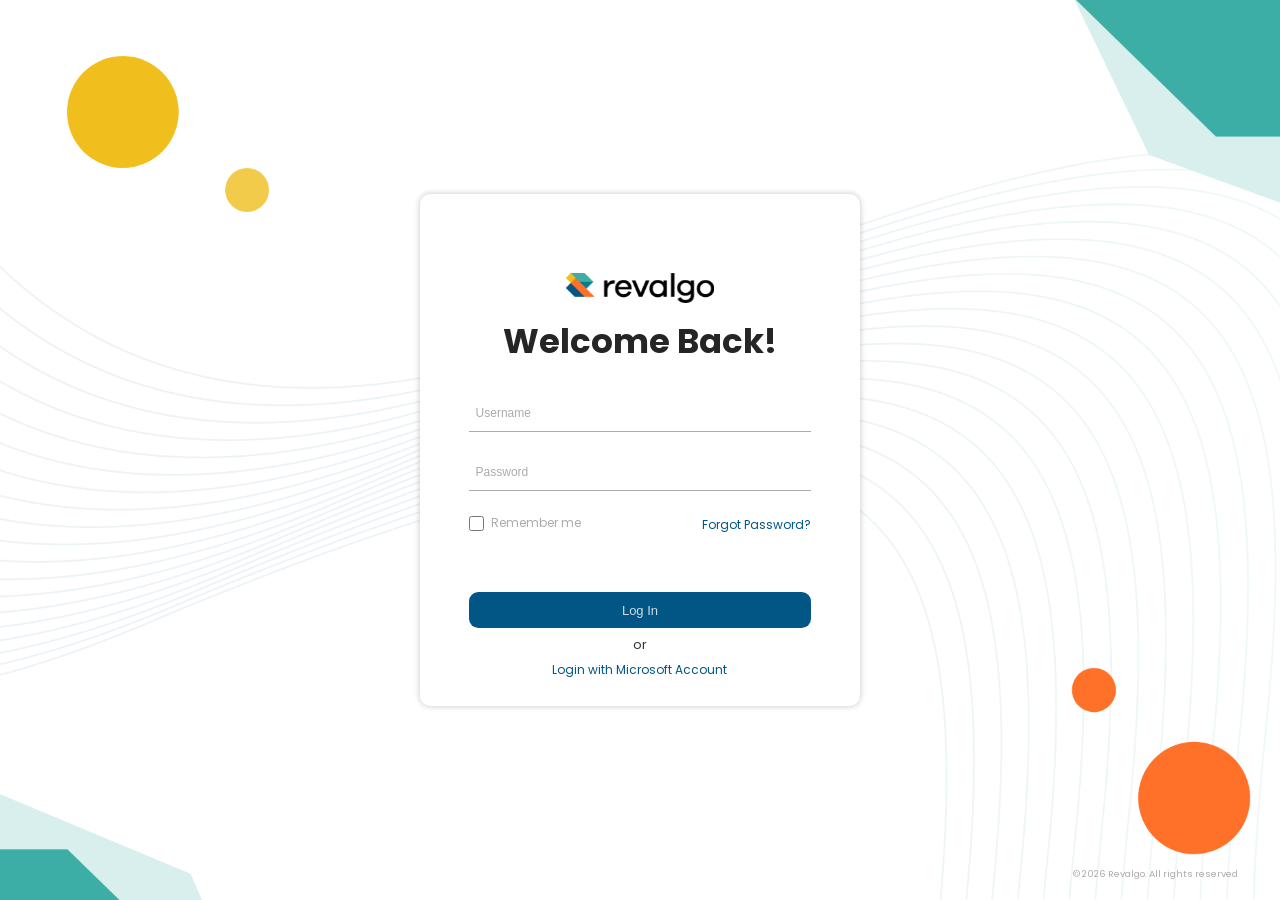
<file: index.html>
<!doctype html>
<html lang="en">
  <head>
    <meta charset="UTF-8" />
    <meta name="viewport" content="width=device-width, initial-scale=1.0" />
    <meta name="application-name" content="Revalgo"/>
    <meta name="category" content="Dashboard">
    <meta name="description" content="Revalgo is a product management application designed to streamline the product management process for businesses. With Revalgo, users can easily create, manage, and track products in one centralized platform. The application offers features such as customizable templates, real-time collaboration, and analytics to help businesses optimize their product management process and increase sales. Revalgo is ideal for sales teams, customer service representatives, and anyone involved in the product management process." />
    <meta name="keywords" content="product management, product lifecycle, customizable templates, real-time collaboration, analytics, sales optimization, centralized platform" />
    <meta property="og:site_name" content="Revalgo"/>
    <meta property="og:type" content="website"/>
    <title>Index | Revalgo</title>
    <link rel="icon" type="image/x-icon" href="./assets/images/global/favicon.ico" />
     <link rel="stylesheet" href="./assets/sass/style.css" />
  </head>

  <body>
    <main class="login-wrapper">
      <section class="login-inner-wrapper">
        <div class="login-container">
          <img
            src="./assets/images/login/revalgo_white_background.png"
            class="logo"
            alt="Revalgo White"
          />
          <h2 class="login-header">Welcome Back!</h2>
          <form class="login-form">
            <div class="input-wrapper">
              <div class="form-group">
                <label for="username"><i class="fa-regular fa-user"></i></label>
                <input
                  type="text"
                  name="username"
                  class="username"
                  id="username"
                  placeholder="Username"
                  autocomplete="on"
                />
              </div>
              <p class="error"></p>
            </div>
            <div class="input-wrapper password-wrapper">
              <div class="form-group">
                <label for="password"><i class="fa-solid fa-lock"></i></label>
                <input
                  type="password"
                  name="password"
                  class="password"
                  id="password"
                  placeholder="Password"
                />
              </div>
              <p class="error"></p>
            </div>
            <div class="forgot-wrapper">
              <div class="remember-wrapper">
                <input type="checkbox" name="remember" id="remember" />
                <label for="remember">Remember me</label>
              </div>
              <div class="forgot-container">
                <a href="#" id="forgot-password" class="forgot-link"
                  >Forgot Password?</a
                >
              </div>
            </div>
            <div class="submit-btn-container">
              <button type="submit" class="login-btn">Log In</button>
              <p class="or-text">or</p>
              <a href="#" id="login-acnt" class="login-acnt"
                >Login with Microsoft Account</a
              >
            </div>
          </form>
        </div>
        <img
          src="./assets/images/login/bg_patterns.png"
          class="bg-pattern bg-img"
          alt="Bg patterns"
        />

        <img
          src="./assets/images/login/yellow_circle_bg.png"
          class="top-left-bg bg-img"
          alt="yellow_circle_bg"
        />
        <img
          src="./assets/images/login/right_top_corner pattern_bg.png"
          class="top-right-bg bg-img"
          alt="right top corner pattern"
        />
        <img
          src="./assets/images/login/left_bottom_corner_pattern_bg.png"
          class="bottom-left-bg bg-img"
          alt="left bottom corner pattern"
        />
        <img
          src="./assets/images/login/orange_circle_pattern_bg.png"
          class="bottom-right-bg bg-img"
          alt="orange circle pattern"
        />
        <p class="copyright-text">&copy; 2026 Revalgo. All rights reserved</p>
      </section>
    </main>
    <script src="./assets/js/index.js"></script>
  </body>
</html>
</file>
<file: assets/sass/style.css>
@charset "UTF-8";
* {
  margin: 0;
  padding: 0;
  box-sizing: border-box;
}

body {
  height: 100vh;
  overflow: hidden;
  font-family: "Poppins", sans-serif;
  display: flex;
  flex-direction: column;
}

body.not-active {
  overflow-y: hidden;
}

a {
  text-decoration: none;
}

@font-face {
  font-family: "Poppins";
  font-weight: 400;
  font-style: normal;
  src: url("../fonts/poppins_400.ttf") format("truetype");
}
@font-face {
  font-family: "Poppins";
  font-weight: 500;
  font-style: normal;
  src: url("../fonts/poppins_500.ttf") format("truetype");
}
@font-face {
  font-family: "Poppins";
  font-weight: 600;
  font-style: normal;
  src: url("../fonts/poppins_600.ttf") format("truetype");
}
@font-face {
  font-family: "Poppins";
  font-weight: 700;
  font-style: normal;
  src: url("../fonts/poppins_700.ttf") format("truetype");
}
.login-wrapper {
  position: relative;
  height: 100vh;
  overflow: hidden;
}
.login-wrapper .login-inner-wrapper {
  overflow: hidden;
  display: flex;
  justify-content: center;
  align-items: center;
  height: 100%;
}
.login-wrapper .login-inner-wrapper .bg-img {
  position: absolute;
}
.login-wrapper .login-inner-wrapper .bg-img.bg-pattern {
  width: 100%;
  inset: 0;
  height: 100%;
  object-fit: cover;
  z-index: -1;
}
.login-wrapper .login-inner-wrapper .bg-img.left-bottom-bg {
  bottom: 0;
  left: 0;
}
.login-wrapper .login-inner-wrapper .bg-img.top-left-bg {
  top: clamp(40px, 4.4vw, 4.4vw);
  left: 5.2%;
  width: clamp(152px, 15.84%, 304px);
}
.login-wrapper .login-inner-wrapper .bg-img.top-right-bg {
  top: -11.1%;
  right: -18.6%;
  width: clamp(420px, 43.7%, 839px);
}
.login-wrapper .login-inner-wrapper .bg-img.bottom-left-bg {
  bottom: -38%;
  left: -19.2%;
  width: clamp(420px, 43.7%, 839px);
}
.login-wrapper .login-inner-wrapper .bg-img.bottom-right-bg {
  bottom: clamp(25px, 2.61vw, 50px);
  right: 1.3%;
  width: clamp(147px, 15.313%, 294px);
}
.login-wrapper .login-inner-wrapper .login-container {
  background-color: white;
  padding: clamp(25px, 6.2%, 6.2%) clamp(20px, 2%, 2%) clamp(15px, 2.1%, 2.1%);
  display: flex;
  flex-direction: column;
  align-items: center;
  width: clamp(440px, 33.6%, 645px);
  max-height: 85%;
  box-shadow: 0px 0px 6px 0px rgba(0, 0, 0, 0.23);
  border-radius: clamp(8px, 0.83vw, 0.83vw);
  overflow-y: auto;
}
.login-wrapper .login-inner-wrapper .login-container .logo {
  margin-bottom: clamp(15px, 1.65vw, 1.65vw);
  width: 37.84%;
}
.login-wrapper .login-inner-wrapper .login-container .login-header {
  font-size: clamp(25px, 2.66vw, 2.66vw);
  opacity: 0.85;
  line-height: 1;
  font-weight: 700;
  margin-bottom: clamp(30px, 3.13vw, 3.13vw);
}
.login-wrapper .login-inner-wrapper .login-container .login-form {
  width: 88%;
  margin: 0 auto;
}
.login-wrapper .login-inner-wrapper .login-container .login-form .input-wrapper {
  width: 100%;
  position: relative;
}
.login-wrapper .login-inner-wrapper .login-container .login-form .input-wrapper .form-group {
  width: 100%;
  border-bottom: 1px solid #acacac;
  padding-bottom: clamp(7px, 0.521vw, 0.521vw);
}
.login-wrapper .login-inner-wrapper .login-container .login-form .input-wrapper .form-group label {
  margin-right: clamp(6px, 0.521vw, 0.521vw);
}
.login-wrapper .login-inner-wrapper .login-container .login-form .input-wrapper .form-group label i {
  color: #acacac;
  font-size: clamp(12px, 0.89vw, 0.89vw);
}
.login-wrapper .login-inner-wrapper .login-container .login-form .input-wrapper .form-group input {
  font-size: clamp(12px, 0.89vw, 0.89vw);
  border: none;
  color: rgba(0, 0, 0, 0.8);
  width: 90%;
  outline: none;
}
.login-wrapper .login-inner-wrapper .login-container .login-form .input-wrapper .form-group input:-webkit-autofill {
  -webkit-box-shadow: 0 0 0 1000px white inset;
  -webkit-text-fill-color: rgba(0, 0, 0, 0.8);
}
.login-wrapper .login-inner-wrapper .login-container .login-form .input-wrapper .form-group input::placeholder {
  color: #acacac;
}
.login-wrapper .login-inner-wrapper .login-container .login-form .input-wrapper.password-wrapper {
  padding: clamp(24px, 2.067vw, 2.067vw) 0 clamp(20px, 1.304vw, 1.304vw);
}
.login-wrapper .login-inner-wrapper .login-container .login-form .input-wrapper .error {
  position: absolute;
  margin-bottom: 0;
  margin: 2px 0;
  color: #eb0808;
  width: 100%;
  font-size: clamp(11px, 0.79vw, 0.79vw);
}
.login-wrapper .login-inner-wrapper .login-container .login-form .forgot-wrapper {
  display: flex;
  justify-content: space-between;
}
.login-wrapper .login-inner-wrapper .login-container .login-form .forgot-wrapper .remember-wrapper {
  display: flex;
  align-items: center;
  gap: clamp(7px, 0.521vw, 0.521vw);
}
.login-wrapper .login-inner-wrapper .login-container .login-form .forgot-wrapper .remember-wrapper input {
  width: clamp(15px, 0.79vw, 0.79vw);
  height: clamp(15px, 0.79vw, 0.79vw);
  border-radius: 0;
}
.login-wrapper .login-inner-wrapper .login-container .login-form .forgot-wrapper .remember-wrapper input[type=checkbox], .login-wrapper .login-inner-wrapper .login-container .login-form .forgot-wrapper .remember-wrapper input:hover {
  accent-color: #015685;
}
.login-wrapper .login-inner-wrapper .login-container .login-form .forgot-wrapper .remember-wrapper label {
  color: #acacac;
  font-size: clamp(12px, 0.83vw, 0.83vw);
}
.login-wrapper .login-inner-wrapper .login-container .login-form .forgot-wrapper .forgot-container .forgot-link {
  font-size: clamp(12px, 0.83vw, 0.83vw);
  color: #015685;
}
.login-wrapper .login-inner-wrapper .login-container .login-form .forgot-wrapper .forgot-container .forgot-link:hover {
  text-decoration: underline !important;
}
.login-wrapper .login-inner-wrapper .login-container .login-form .submit-btn-container {
  display: flex;
  flex-direction: column;
  align-items: center;
  gap: clamp(6px, 0.521vw, 0.521vw);
}
.login-wrapper .login-inner-wrapper .login-container .login-form .submit-btn-container .login-btn {
  width: 100%;
  margin-top: clamp(20px, 4.4vw, 4.4vw);
  padding: clamp(7px, 0.73vw, 0.73vw);
  color: rgba(255, 255, 255, 0.8);
  background-color: #015685;
  border: 1px solid transparent;
  font-size: clamp(13px, 0.93vw, 0.93vw);
  border-radius: clamp(7px, 0.73vw, 0.73vw);
  cursor: pointer;
}
.login-wrapper .login-inner-wrapper .login-container .login-form .submit-btn-container .login-btn:hover {
  border: 1px solid #acacac;
  color: #015685;
  background-color: transparent;
}
.login-wrapper .login-inner-wrapper .login-container .login-form .submit-btn-container .or-text {
  font-size: clamp(13px, 0.93vw, 0.93vw);
  color: rgba(0, 0, 0, 0.8);
}
.login-wrapper .login-inner-wrapper .login-container .login-form .submit-btn-container .login-acnt {
  font-size: clamp(12px, 0.83vw, 0.83vw);
  color: #015685;
}
.login-wrapper .login-inner-wrapper .login-container .login-form .submit-btn-container .login-acnt:hover {
  text-decoration: underline !important;
}
.login-wrapper .login-inner-wrapper .copyright-text {
  position: absolute;
  bottom: clamp(15px, 1.45vw, 28px);
  right: 3.3%;
  font-size: clamp(9px, 0.73vw, 0.73vw);
  color: #acacac;
}

header {
  display: flex;
  justify-content: space-between;
  align-items: center;
  padding: clamp(12px, 1.2vw, 1.2vw) clamp(12px, 1.25vw, 1.25vw) clamp(10px, 1.2vw, 1.2vw) clamp(15px, 1.304vw, 1.304vw);
  box-shadow: 0px 6px 7px -2px rgba(0, 0, 0, 0.2);
}
header .logo {
  display: inline-block;
  width: clamp(98px, 9.23vw, 9.23vw);
}
header .logo img {
  width: 100%;
}
header .search-wrapper {
  width: 40.3%;
  border: 1px solid #616161;
  display: flex;
  align-items: center;
  justify-content: space-between;
  padding: clamp(7px, 0.521vw, 0.521vw) clamp(8px, 0.73vw, 0.73vw);
  gap: clamp(7px, 0.521vw, 0.521vw);
  margin-left: clamp(15px, 2.34vw, 2.34vw);
  border-radius: 5px;
  position: relative;
}
header .search-wrapper input {
  flex: 1;
  border: none;
  font-size: clamp(12px, 0.89vw, 0.89vw);
  outline: none;
}
header .search-wrapper input:-webkit-autofill {
  -webkit-box-shadow: 0 0 0 1000px #fff inset;
  -webkit-text-fill-color: black;
  transition: background-color 9999s ease-in-out 0s;
}
header .search-wrapper .search-quote-btn {
  background-color: transparent;
  border: none;
}
header .search-wrapper .search-quote-btn img {
  display: block;
  filter: invert(0);
  width: clamp(12px, 0.89vw, 0.89vw);
}
header .search-wrapper .global-dropdown {
  display: none;
  list-style: none;
  padding: clamp(10px, 0.83vw, 0.83vw) 0 clamp(7px, 0.521vw, 0.521vw);
  position: absolute;
  background-color: white;
  top: 100%;
  right: 0;
  left: 0;
  border-radius: 5px;
  margin-top: 4px;
  box-shadow: 0px 0px 6px 0px rgba(0, 0, 0, 0.23);
  z-index: 2;
  height: clamp(150px, 13.5vw, 13.5vw);
}
header .search-wrapper .global-dropdown .list-wrapper {
  overflow-y: auto;
  min-height: 0;
  max-height: clamp(150px, 11.72vw, 11.72vw);
  max-height: 100%;
  padding-left: 0;
}
header .search-wrapper .global-dropdown .list-wrapper .list-container .list-header {
  font-size: clamp(14px, 1.05vw, 1.05vw);
  padding: 0 clamp(15px, 1.36vw, 1.36vw) clamp(5px, 0.521vw, 0.521vw);
  border-bottom: 1px solid #ccc;
}
header .search-wrapper .global-dropdown .list-wrapper .list-container ul {
  padding-left: 0;
  list-style-type: none;
  margin-bottom: 0;
  display: flex;
  flex-direction: column;
}
header .search-wrapper .global-dropdown .list-wrapper .list-container ul li {
  padding: clamp(5px, 0.79vw, 0.79vw) clamp(15px, 1.36vw, 1.36vw);
  font-size: clamp(10px, 0.83vw, 0.83vw);
  color: rgba(0, 0, 0, 0.8);
  font-weight: 500;
  opacity: 0.95;
  cursor: pointer;
}
header .search-wrapper .global-dropdown .list-wrapper .list-container ul li:hover {
  background-color: #e8f2ff;
}
header .search-wrapper .global-dropdown .list-wrapper .list-container ul li:last-of-type {
  border: none;
}
header .search-wrapper .global-dropdown .list-wrapper .list-container.not-active {
  display: none;
}
header .search-wrapper .global-dropdown .list-wrapper::-webkit-scrollbar {
  width: 4px;
  height: 6px;
}
header .search-wrapper .global-dropdown .list-wrapper::-webkit-scrollbar-thumb {
  background: rgba(161, 161, 161, 0.5);
  border-radius: 4px;
}
header .search-wrapper .global-dropdown.active {
  display: block;
}
header nav {
  display: flex;
  align-items: center;
}
header nav ul {
  display: flex;
  align-items: center;
  gap: clamp(12px, 2.067vw, 2.067vw);
  margin-bottom: 0;
}
header nav ul li {
  list-style-type: none;
  font-size: clamp(12px, 0.83vw, 0.83vw);
}
header nav ul li.profile-container {
  display: flex;
  position: relative;
  gap: clamp(10px, 1.05vw, 1.05vw);
  cursor: pointer;
}
header nav ul li.profile-container .profile-img-wrapper {
  width: clamp(17px, 2.2vw, 2.2vw);
  height: clamp(17px, 2.2vw, 2.2vw);
  border-radius: 50%;
  display: flex;
  align-items: center;
  justify-content: center;
  background-color: rgba(147, 147, 147, 0.8);
}
header nav ul li.profile-container .profile-img-wrapper img {
  width: clamp(13px, 1.25vw, 1.25vw);
}
header nav ul li.profile-container .profile-toggle {
  border: none;
  background-color: transparent;
}
header nav ul li.profile-container .profile-toggle img {
  width: clamp(17px, 1.05vw, 1.05vw);
}
header nav ul li.profile-container .profile-menu {
  position: absolute;
  top: 105%;
  right: 0;
  background: white;
  border: 1px solid #ccc;
  border-radius: 5px;
  box-shadow: 0 4px 8px rgba(0, 0, 0, 0.1);
  display: none;
  padding-inline: clamp(7px, 0.79vw, 0.79vw);
  z-index: 4;
  cursor: pointer;
}
header nav ul li.profile-container .profile-menu.active {
  display: block;
}
header nav ul li.profile-container .profile-menu a {
  padding: 10px 10px;
  text-decoration: none;
  color: rgb(21, 71, 135);
  display: inline-flex;
  align-items: center;
  gap: clamp(5px, 0.521vw, 0.521vw);
  text-align: center;
  font-size: clamp(11px, 0.83vw, 16px);
}
header nav ul li.profile-container .profile-menu a img {
  width: clamp(11px, 1.05vw, 1.05vw);
}
header nav ul li a {
  display: inline-block;
}
header nav ul li a img {
  filter: invert(1);
  width: clamp(13px, 1.25vw, 1.25vw);
}
header nav ul li a.new-quote-btn {
  font-size: clamp(11px, 0.73vw, 0.73vw);
  padding: 7px clamp(12px, 1.25vw, 1.25vw);
  color: rgba(255, 255, 255, 0.8);
  background-color: rgb(21, 71, 135);
  margin-right: clamp(5px, 0.521vw, 0.521vw);
  cursor: pointer;
}
header nav ul li a.new-quote-btn:hover {
  background-color: #015685;
}

@media print {
  header {
    padding-left: 20px;
  }
}
.loader-wrapper {
  position: fixed;
  inset: 0;
  display: flex;
  align-items: center;
  justify-content: center;
  background-color: white;
  z-index: 7;
}
.loader-wrapper .loader {
  width: clamp(25px, 2.61vw, 2.61vw);
  aspect-ratio: 1;
  display: grid;
  border-radius: 50%;
  background: linear-gradient(0deg, rgba(21, 71, 135, 0.5) 30%, rgba(0, 0, 0, 0) 0 70%, rgb(21, 71, 135) 0) 50%/8% 100%, linear-gradient(90deg, rgba(21, 71, 135, 0.25) 30%, rgba(0, 0, 0, 0) 0 70%, rgba(21, 71, 135, 0.75) 0) 50%/100% 8%;
  background-repeat: no-repeat;
  animation: l23 2s infinite steps(12);
}
.loader-wrapper .loader::before,
.loader-wrapper .loader::after {
  content: "";
  grid-area: 1/1;
  border-radius: 50%;
  background: inherit;
  opacity: 0.915;
  transform: rotate(30deg);
}
.loader-wrapper .loader::after {
  opacity: 0.83;
  transform: rotate(60deg);
}
@keyframes l23 {
  100% {
    transform: rotate(1turn);
  }
}
.loader-wrapper.not-active {
  display: none;
}

.dashboard-wrapper {
  margin-top: 6px;
  background-color: #f5f5f5;
  padding: clamp(12px, 1.304vw, 1.304vw) clamp(12px, 1.25vw, 1.25vw);
  display: none;
  flex-direction: column;
  flex: 1;
  min-height: 0;
}
.dashboard-wrapper .dashboard-header-wrapper {
  margin-bottom: clamp(12px, 1.304vw, 1.304vw);
  display: block;
}
.dashboard-wrapper .dashboard-header-wrapper .header-container {
  display: flex;
  align-items: center;
  justify-content: space-between;
  margin-bottom: clamp(15px, 1.57vw, 1.57vw);
}
.dashboard-wrapper .dashboard-header-wrapper .header-container h2 {
  color: rgba(0, 0, 0, 0.9);
  font-weight: 600;
  margin-bottom: 0;
  font-size: clamp(19px, 1.65vw, 1.65vw);
}
.dashboard-wrapper .dashboard-header-wrapper .header-container .dropdown-wrapper {
  display: flex;
  align-items: center;
  gap: clamp(20px, 1.8vw, 1.8vw);
}
.dashboard-wrapper .dashboard-header-wrapper .header-container .dropdown-wrapper .date-filter {
  position: relative;
  border-bottom: 1px solid rgb(21, 71, 135);
}
.dashboard-wrapper .dashboard-header-wrapper .header-container .dropdown-wrapper .date-filter .date-dropdown {
  display: flex;
}
.dashboard-wrapper .dashboard-header-wrapper .header-container .dropdown-wrapper .date-filter .date-dropdown .date-text {
  color: rgb(21, 71, 135);
  display: flex;
  gap: clamp(5px, 0.521vw, 0.521vw);
  align-items: center;
  justify-content: space-between;
  padding-bottom: 5px;
  font-size: clamp(11px, 0.79vw, 0.79vw);
  cursor: pointer;
}
.dashboard-wrapper .dashboard-header-wrapper .header-container .dropdown-wrapper .date-filter .date-dropdown .date-text img {
  width: clamp(12px, 1.15vw, 1.15vw);
  margin-left: 5px;
}
.dashboard-wrapper .dashboard-header-wrapper .header-container .dropdown-wrapper .date-filter .date-dropdown .custom-text {
  display: flex;
  visibility: hidden;
  gap: 5px;
  font-size: clamp(11px, 0.79vw, 0.79vw);
  color: #5c5c5c;
  font-weight: normal;
  padding-left: clamp(7px, 0.79vw, 0.79vw);
}
.dashboard-wrapper .dashboard-header-wrapper .header-container .dropdown-wrapper .date-filter .date-dropdown .custom-text.active {
  visibility: visible;
}
.dashboard-wrapper .dashboard-header-wrapper .header-container .dropdown-wrapper .date-filter .dropdown-menu {
  display: none;
  list-style: none;
  border: 1px solid #ccc;
  padding: clamp(12px, 0.79vw, 0.79vw) clamp(12px, 0.79vw, 0.79vw) 6px;
  margin: 0;
  position: absolute;
  width: max-content;
  background-color: white;
  top: 100%;
  margin-top: clamp(6px, 0.521vw, 0.521vw);
}
.dashboard-wrapper .dashboard-header-wrapper .header-container .dropdown-wrapper .date-filter .dropdown-menu li {
  padding: 10px 10px 5px 8px;
  font-size: clamp(11px, 0.73vw, 0.73vw);
  cursor: pointer;
}
.dashboard-wrapper .dashboard-header-wrapper .header-container .dropdown-wrapper .date-filter .dropdown-menu li:hover {
  background: #f0f0f0;
}
.dashboard-wrapper .dashboard-header-wrapper .header-container .dropdown-wrapper .date-filter .dropdown-menu.active {
  display: block;
}
.dashboard-wrapper .dashboard-header-wrapper .header-container .dropdown-wrapper .date-filter .date-picker {
  position: absolute;
  display: none;
  right: 0;
  margin-top: clamp(5px, 0.521vw, 0.521vw);
  border: 1px solid #ccc;
  border-radius: clamp(5px, 0.521vw, 0.521vw);
  background-color: white;
  padding: clamp(7px, 0.73vw, 0.73vw) clamp(11px, 1.15vw, 1.15vw);
  width: 110%;
  z-index: 2;
}
.dashboard-wrapper .dashboard-header-wrapper .header-container .dropdown-wrapper .date-filter .date-picker .input-wrapper {
  display: flex;
  justify-content: center;
  align-items: center;
  gap: clamp(5px, 0.521vw, 0.521vw);
  padding-bottom: clamp(5px, 0.521vw, 0.521vw);
  margin-bottom: clamp(5px, 0.521vw, 0.521vw);
  border-bottom: 1px solid #ddd;
}
.dashboard-wrapper .dashboard-header-wrapper .header-container .dropdown-wrapper .date-filter .date-picker .input-wrapper span {
  padding: 6px 8px;
  text-align: center;
  cursor: pointer;
  border-radius: 6px;
  color: #acacac;
  font-size: clamp(9px, 0.73vw, 0.73vw);
}
.dashboard-wrapper .dashboard-header-wrapper .header-container .dropdown-wrapper .date-filter .date-picker .input-wrapper span:hover {
  background: #eee;
}
.dashboard-wrapper .dashboard-header-wrapper .header-container .dropdown-wrapper .date-filter .date-picker .input-wrapper span.active {
  background-color: #f0f3ff;
  color: #837ede;
}
.dashboard-wrapper .dashboard-header-wrapper .header-container .dropdown-wrapper .date-filter .date-picker .calendar .top-wrapper {
  margin-bottom: 20px;
}
.dashboard-wrapper .dashboard-header-wrapper .header-container .dropdown-wrapper .date-filter .date-picker .calendar .top-wrapper .month-selector {
  display: flex;
  align-items: center;
  justify-content: space-between;
  position: relative;
}
.dashboard-wrapper .dashboard-header-wrapper .header-container .dropdown-wrapper .date-filter .date-picker .calendar .top-wrapper .month-selector .year-wrapper {
  display: flex;
  align-items: center;
  font-size: clamp(14px, 0.83vw, 0.83vw);
  gap: clamp(5px, 0.521vw, 0.521vw);
}
.dashboard-wrapper .dashboard-header-wrapper .header-container .dropdown-wrapper .date-filter .date-picker .calendar .top-wrapper .month-selector .year-wrapper .month-name {
  color: black;
}
.dashboard-wrapper .dashboard-header-wrapper .header-container .dropdown-wrapper .date-filter .date-picker .calendar .top-wrapper .month-selector .year-wrapper .year-select .year-toggle {
  border: none;
  background-color: transparent;
  color: black;
  display: flex;
  align-items: center;
  justify-content: center;
  gap: 5px;
}
.dashboard-wrapper .dashboard-header-wrapper .header-container .dropdown-wrapper .date-filter .date-picker .calendar .top-wrapper .month-selector .year-wrapper .year-select .down-arrow {
  width: clamp(11px, 1.15vw, 1.15vw);
}
.dashboard-wrapper .dashboard-header-wrapper .header-container .dropdown-wrapper .date-filter .date-picker .calendar .top-wrapper .month-selector .year-wrapper .year-select .year-dropdown {
  position: absolute;
  top: 100%;
  left: 0;
  width: 100%;
  max-height: 278px;
  overflow-y: auto;
  z-index: 20;
  display: none;
  margin-top: 20px;
  background-color: white;
}
.dashboard-wrapper .dashboard-header-wrapper .header-container .dropdown-wrapper .date-filter .date-picker .calendar .top-wrapper .month-selector .year-wrapper .year-select .year-dropdown.active {
  display: block;
}
.dashboard-wrapper .dashboard-header-wrapper .header-container .dropdown-wrapper .date-filter .date-picker .calendar .top-wrapper .month-selector .year-wrapper .year-select .year-dropdown .year-item {
  padding: clamp(4px, 0.43vw, 0.43vw);
  cursor: pointer;
  border-bottom: 1px solid #a7a4a4;
  text-align: center;
  background-color: white;
  color: rgba(0, 0, 0, 0.8);
  font-size: clamp(3px, 0.73vw, 0.73vw);
}
.dashboard-wrapper .dashboard-header-wrapper .header-container .dropdown-wrapper .date-filter .date-picker .calendar .top-wrapper .month-selector .year-wrapper .year-select .year-dropdown .year-item:hover, .dashboard-wrapper .dashboard-header-wrapper .header-container .dropdown-wrapper .date-filter .date-picker .calendar .top-wrapper .month-selector .year-wrapper .year-select .year-dropdown .year-item.active {
  background-color: #616161;
  color: white;
  font-weight: 500;
}
.dashboard-wrapper .dashboard-header-wrapper .header-container .dropdown-wrapper .date-filter .date-picker .calendar .top-wrapper .month-selector .arrow {
  display: flex;
  align-items: center;
  justify-content: center;
  border: none;
  background-color: white;
  width: clamp(14px, 1.304vw, 1.304vw);
  height: clamp(14px, 1.304vw, 1.304vw);
  border-radius: 12px;
}
.dashboard-wrapper .dashboard-header-wrapper .header-container .dropdown-wrapper .date-filter .date-picker .calendar .top-wrapper .month-selector .arrow img {
  width: clamp(12px, 1.05vw, 1.05vw);
}
.dashboard-wrapper .dashboard-header-wrapper .header-container .dropdown-wrapper .date-filter .date-picker .calendar .content {
  visibility: visible;
}
.dashboard-wrapper .dashboard-header-wrapper .header-container .dropdown-wrapper .date-filter .date-picker .calendar .content .days {
  display: grid;
  grid-template-columns: repeat(7, 1fr);
  grid-row-gap: 15px;
  margin-top: 15px;
  margin-bottom: 20px;
}
.dashboard-wrapper .dashboard-header-wrapper .header-container .dropdown-wrapper .date-filter .date-picker .calendar .content .days .day {
  color: black;
  font-weight: 500;
  font-size: 0.73vw;
  justify-self: center;
}
.dashboard-wrapper .dashboard-header-wrapper .header-container .dropdown-wrapper .date-filter .date-picker .calendar .content .dates {
  display: grid;
  grid-template-columns: repeat(7, 1fr);
  grid-row-gap: clamp(5px, 0.73vw, 0.73vw);
  grid-column-gap: clamp(5px, 0.521vw, 0.521vw);
}
.dashboard-wrapper .dashboard-header-wrapper .header-container .dropdown-wrapper .date-filter .date-picker .calendar .content .date {
  justify-self: center;
  border: none;
  margin: 0;
  padding: 0;
  width: clamp(18px, 1.5vw, 1.5vw);
  display: flex;
  justify-content: center;
  align-items: center;
  background-color: transparent;
  border: 1px solid transparent;
  border-radius: 50%;
  cursor: pointer;
  display: block;
  font-size: clamp(10px, 0.79vw, 0.79vw);
  font-weight: 500;
  color: #5c5c5c;
}
.dashboard-wrapper .dashboard-header-wrapper .header-container .dropdown-wrapper .date-filter .date-picker .calendar .content .date:focus {
  background-color: #f0f3ff;
  color: #837ede;
}
.dashboard-wrapper .dashboard-header-wrapper .header-container .dropdown-wrapper .date-filter .date-picker .calendar .content .date.faded, .dashboard-wrapper .dashboard-header-wrapper .header-container .dropdown-wrapper .date-filter .date-picker .calendar .content .date.disabled {
  color: #999fa6;
}
.dashboard-wrapper .dashboard-header-wrapper .header-container .dropdown-wrapper .date-filter .date-picker .calendar .content .date.faded:focus, .dashboard-wrapper .dashboard-header-wrapper .header-container .dropdown-wrapper .date-filter .date-picker .calendar .content .date.disabled:focus {
  color: #837ede;
  pointer-events: none;
  font-weight: 500;
  background-color: transparent;
}
.dashboard-wrapper .dashboard-header-wrapper .header-container .dropdown-wrapper .date-filter .date-picker .calendar .content .date.faded.current-day, .dashboard-wrapper .dashboard-header-wrapper .header-container .dropdown-wrapper .date-filter .date-picker .calendar .content .date.disabled.current-day {
  background-color: transparent;
  color: #5c5c5c;
}
.dashboard-wrapper .dashboard-header-wrapper .header-container .dropdown-wrapper .date-filter .date-picker .calendar .content .date.faded:hover, .dashboard-wrapper .dashboard-header-wrapper .header-container .dropdown-wrapper .date-filter .date-picker .calendar .content .date.disabled:hover {
  color: #999fa6;
  background-color: transparent;
}
.dashboard-wrapper .dashboard-header-wrapper .header-container .dropdown-wrapper .date-filter .date-picker .calendar .content .date.current-date {
  background-color: #f0f3ff;
  color: #837ede;
}
.dashboard-wrapper .dashboard-header-wrapper .header-container .dropdown-wrapper .date-filter .date-picker .calendar .content .date:hover, .dashboard-wrapper .dashboard-header-wrapper .header-container .dropdown-wrapper .date-filter .date-picker .calendar .content .date.current-day {
  background-color: #f0f3ff;
  color: #837ede;
  font-weight: 500;
}
.dashboard-wrapper .dashboard-header-wrapper .header-container .dropdown-wrapper .date-filter .date-picker .calendar .content.not-active {
  visibility: hidden;
}
.dashboard-wrapper .dashboard-header-wrapper .header-container .dropdown-wrapper .date-filter .date-picker.active {
  display: block;
}
.dashboard-wrapper .dashboard-header-wrapper .header-container .dropdown-wrapper .widget-btn {
  position: relative;
  color: rgb(21, 71, 135);
  display: inline-flex;
  padding: 5px 7px;
  border: 1px solid rgb(21, 71, 135);
  font-size: clamp(11px, 0.79vw, 0.79vw);
  cursor: pointer;
}
.dashboard-wrapper .dashboard-header-wrapper .header-container .dropdown-wrapper .widget-btn .widget-text {
  cursor: pointer;
}
.dashboard-wrapper .dashboard-header-wrapper .header-container .dropdown-wrapper .widget-btn .widget-dropdown-menu {
  display: none;
  position: absolute;
  background: white;
  border: 1px solid #ccc;
  border-radius: 10px;
  top: 100%;
  margin-top: clamp(12px, 0.79vw, 0.79vw);
  padding: clamp(12px, 1.05vw, 1.05vw) clamp(9px, 0.79vw, 0.79vw) clamp(16px, 1.304vw, 1.304vw);
  right: 0;
  list-style: none;
  width: 151%;
  z-index: 2;
  cursor: default;
}
.dashboard-wrapper .dashboard-header-wrapper .header-container .dropdown-wrapper .widget-btn .widget-dropdown-menu p {
  color: black;
  opacity: 0.8;
  font-size: clamp(14px, 0.89vw, 0.89vw);
  font-weight: 500;
  padding-bottom: clamp(5px, 0.521vw, 0.521vw);
  border-bottom: 1px solid #ddd;
  margin-bottom: clamp(5px, 0.521vw, 0.521vw);
  line-height: 1;
}
.dashboard-wrapper .dashboard-header-wrapper .header-container .dropdown-wrapper .widget-btn .widget-dropdown-menu li {
  font-size: clamp(11px, 0.79vw, 0.79vw);
  margin-bottom: clamp(8px, 0.73vw, 0.73vw);
  display: flex;
  align-items: center;
  gap: clamp(5px, 0.521vw, 0.521vw);
  color: rgba(0, 0, 0, 0.8);
}
.dashboard-wrapper .dashboard-header-wrapper .header-container .dropdown-wrapper .widget-btn .widget-dropdown-menu li input {
  appearance: none;
  width: clamp(10px, 0.93vw, 0.93vw);
  height: clamp(10px, 0.93vw, 0.93vw);
  border: 1px solid rgb(21, 71, 135);
  border-radius: 5px;
  position: relative;
  accent-color: rgb(21, 71, 135);
  flex: 0 0 clamp(10px, 0.93vw, 0.93vw);
}
.dashboard-wrapper .dashboard-header-wrapper .header-container .dropdown-wrapper .widget-btn .widget-dropdown-menu li input:checked {
  background-color: rgb(21, 71, 135);
}
.dashboard-wrapper .dashboard-header-wrapper .header-container .dropdown-wrapper .widget-btn .widget-dropdown-menu li input:checked:checked::after {
  content: "✔";
  position: absolute;
  font-size: clamp(10px, 0.73vw, 0.73vw);
  left: 2px;
  top: -2px;
  color: white;
}
.dashboard-wrapper .dashboard-header-wrapper .header-container .dropdown-wrapper .widget-btn .widget-dropdown-menu.active {
  display: block;
}
.dashboard-wrapper .dashboard-header-wrapper .stats-wrapper {
  display: flex;
  align-items: center;
  gap: clamp(28px, 3.04vw, 3.04vw);
}
.dashboard-wrapper .dashboard-header-wrapper .stats-wrapper .stat-container {
  display: flex;
  gap: clamp(10px, 1.05vw, 1.05vw);
  align-items: center;
}
.dashboard-wrapper .dashboard-header-wrapper .stats-wrapper .stat-container .img-wrapper {
  width: clamp(26px, 2.98vw, 2.98vw);
  height: clamp(26px, 2.98vw, 2.98vw);
  border-radius: 50%;
  background-color: #ddebf8;
  display: flex;
  align-items: center;
  justify-content: center;
}
.dashboard-wrapper .dashboard-header-wrapper .stats-wrapper .stat-container .img-wrapper img {
  width: clamp(17px, 1.25vw, 1.25vw);
}
.dashboard-wrapper .dashboard-header-wrapper .stats-wrapper .stat-container .stat-content .stat-title {
  font-size: clamp(12px, 0.93vw, 0.93vw);
  color: black;
  font-weight: 500;
  opacity: 0.84;
  margin-bottom: clamp(6px, 0.521vw, 0.521vw);
}
.dashboard-wrapper .dashboard-header-wrapper .stats-wrapper .stat-container .stat-content .stat-text {
  font-size: clamp(16px, 1.304vw, 1.304vw);
  color: black;
  text-align: center;
  font-weight: 600;
  opacity: 0.8;
  margin-bottom: 0;
}
.dashboard-wrapper .dashboard-header-wrapper .stats-wrapper .stat-container:first-of-type {
  margin-right: clamp(10px, 1.05vw, 1.05vw);
}
.dashboard-wrapper .dashboard-body-wrapper {
  display: flex;
  gap: clamp(20px, 2.067vw, 2.067vw);
  flex: 1;
  overflow: hidden;
  height: 100%;
}
.dashboard-wrapper .dashboard-body-wrapper .quotes-container {
  width: 62%;
  max-height: 100%;
  display: flex;
  flex-direction: column;
}
.dashboard-wrapper .dashboard-body-wrapper .quotes-container h3 {
  font-size: clamp(14px, 1.15vw, 1.15vw);
  font-weight: normal;
  color: black;
  opacity: 0.95;
}
.dashboard-wrapper .dashboard-body-wrapper .quotes-container .table-wrapper {
  border: 1px solid #ccc;
  padding: clamp(12px, 1.25vw, 1.25vw) clamp(12px, 1.25vw, 1.25vw);
  border-radius: clamp(3px, 0.521vw, 0.521vw);
  background-color: white;
  height: 100%;
  max-height: calc(100% - clamp(27px, 1.71vw, 1.71vw));
  display: flex;
  flex-direction: column;
}
.dashboard-wrapper .dashboard-body-wrapper .quotes-container .table-wrapper .top-container {
  padding-bottom: clamp(5px, 0.521vw, 0.521vw);
  border-bottom: 1px solid #ddd;
  display: flex;
  align-items: center;
  justify-content: space-between;
}
.dashboard-wrapper .dashboard-body-wrapper .quotes-container .table-wrapper .top-container .btn-container {
  display: flex;
  align-items: center;
  gap: clamp(10px, 0.93vw, 0.93vw);
}
.dashboard-wrapper .dashboard-body-wrapper .quotes-container .table-wrapper .top-container .btn-container button {
  border: none;
  background-color: transparent;
  font-size: clamp(10px, 0.73vw, 0.73vw);
  display: inline-flex;
  align-items: center;
  gap: clamp(8px, 0.63vw, 0.63vw);
  position: relative;
}
.dashboard-wrapper .dashboard-body-wrapper .quotes-container .table-wrapper .top-container .btn-container button span {
  font-size: clamp(7px, 0.521vw, 0.521vw);
  width: clamp(10px, 1.05vw, 1.05vw);
  height: clamp(10px, 1.05vw, 1.05vw);
  border-radius: 50%;
  display: inline-flex;
  align-items: center;
  justify-content: center;
  background-color: #d5d5d5;
  opacity: 0.8;
  line-height: 1;
}
.dashboard-wrapper .dashboard-body-wrapper .quotes-container .table-wrapper .top-container .btn-container button::after {
  position: absolute;
  content: "";
  left: 10%;
  width: 50%;
  height: 1px;
  background-color: #015685;
  bottom: calc(clamp(10px, 0.79vw, 0.79vw) * -1);
  transform: translateX(-50%) scale(0);
  transition: transform 0.3s ease;
}
.dashboard-wrapper .dashboard-body-wrapper .quotes-container .table-wrapper .top-container .btn-container button.active {
  color: #015685;
}
.dashboard-wrapper .dashboard-body-wrapper .quotes-container .table-wrapper .top-container .btn-container button.active span {
  background-color: rgb(21, 71, 135);
  color: white;
}
.dashboard-wrapper .dashboard-body-wrapper .quotes-container .table-wrapper .top-container .btn-container button.active::after {
  transform: scale(1);
}
.dashboard-wrapper .dashboard-body-wrapper .quotes-container .table-wrapper .top-container .filter-wrapper {
  display: flex;
  align-items: center;
  gap: clamp(5px, 0.521vw, 0.521vw);
}
.dashboard-wrapper .dashboard-body-wrapper .quotes-container .table-wrapper .top-container .filter-wrapper .search-container {
  display: flex;
  align-items: center;
  justify-content: space-between;
  border: 1px solid rgba(0, 0, 0, 0.3);
  padding: 4px clamp(9px, 0.79vw, 0.79vw);
  width: clamp(160px, 12.35vw, 12.35vw);
  border-radius: 3px;
}
.dashboard-wrapper .dashboard-body-wrapper .quotes-container .table-wrapper .top-container .filter-wrapper .search-container input {
  border: none;
  outline: none;
  font-size: clamp(10px, 0.63vw, 0.63vw);
  width: 100%;
}
.dashboard-wrapper .dashboard-body-wrapper .quotes-container .table-wrapper .top-container .filter-wrapper .search-container input::placeholder {
  font-size: clamp(10px, 0.63vw, 0.63vw);
}
.dashboard-wrapper .dashboard-body-wrapper .quotes-container .table-wrapper .top-container .filter-wrapper .search-container input:-webkit-autofill {
  -webkit-box-shadow: 0 0 0 1000px #fff inset;
  -webkit-text-fill-color: rgba(0, 0, 0, 0.8);
  transition: background-color 9999s ease-in-out 0s;
}
.dashboard-wrapper .dashboard-body-wrapper .quotes-container .table-wrapper .top-container .filter-wrapper .search-container button {
  background-color: transparent;
  border: none;
}
.dashboard-wrapper .dashboard-body-wrapper .quotes-container .table-wrapper .top-container .filter-wrapper .search-container button img {
  display: block;
  width: clamp(12px, 0.83vw, 0.83vw);
}
.dashboard-wrapper .dashboard-body-wrapper .quotes-container .table-wrapper .top-container .filter-wrapper .filter-container {
  position: relative;
}
.dashboard-wrapper .dashboard-body-wrapper .quotes-container .table-wrapper .top-container .filter-wrapper .filter-container .filter-text {
  display: flex;
  align-items: center;
  gap: clamp(6px, 0.521vw, 0.521vw);
  font-size: clamp(10px, 0.63vw, 0.63vw);
  color: #616161;
  cursor: pointer;
  background-color: transparent;
  border: none;
}
.dashboard-wrapper .dashboard-body-wrapper .quotes-container .table-wrapper .top-container .filter-wrapper .filter-container .filter-text img {
  width: 15px, 0.989vw, 0.989vw;
  pointer-events: none;
}
.dashboard-wrapper .dashboard-body-wrapper .quotes-container .table-wrapper .top-container .filter-wrapper .filter-container {
  border: 1px solid rgba(0, 0, 0, 0.3);
  padding: 4px clamp(9px, 0.79vw, 0.79vw);
  border-radius: 3px;
}
.dashboard-wrapper .dashboard-body-wrapper .quotes-container .table-wrapper .top-container .filter-wrapper .filter-container .filter-dropdown {
  display: none;
  list-style: none;
  border: 1px solid #ccc;
  padding: clamp(5px, 0.521vw, 0.521vw) 0;
  margin: 0;
  position: absolute;
  background-color: white;
  top: 100%;
  right: 0;
  width: max-content;
  margin-top: clamp(6px, 0.521vw, 0.521vw);
}
.dashboard-wrapper .dashboard-body-wrapper .quotes-container .table-wrapper .top-container .filter-wrapper .filter-container .filter-dropdown ul {
  padding-left: 0;
  list-style-type: none;
  margin-bottom: 0;
  display: flex;
  flex-direction: column;
}
.dashboard-wrapper .dashboard-body-wrapper .quotes-container .table-wrapper .top-container .filter-wrapper .filter-container .filter-dropdown ul li {
  padding: clamp(5px, 0.521vw, 0.521vw) clamp(12px, 1.57vw, 1.57vw);
  font-size: clamp(11px, 0.73vw, 0.73vw);
  cursor: pointer;
}
.dashboard-wrapper .dashboard-body-wrapper .quotes-container .table-wrapper .top-container .filter-wrapper .filter-container .filter-dropdown ul li.active, .dashboard-wrapper .dashboard-body-wrapper .quotes-container .table-wrapper .top-container .filter-wrapper .filter-container .filter-dropdown ul li:hover {
  background: #f0f0f0;
}
.dashboard-wrapper .dashboard-body-wrapper .quotes-container .table-wrapper .top-container .filter-wrapper .filter-container .filter-dropdown.active {
  display: block;
}
.dashboard-wrapper .dashboard-body-wrapper .quotes-container .table-wrapper .top-container .filter-wrapper .export-btn {
  border: none;
  background-color: transparent;
  margin-left: clamp(9px, 0.79vw, 0.79vw);
}
.dashboard-wrapper .dashboard-body-wrapper .quotes-container .table-wrapper .top-container .filter-wrapper .export-btn img {
  width: clamp(15px, 0.989vw, 0.989vw);
}
.dashboard-wrapper .dashboard-body-wrapper .quotes-container .table-wrapper .top-container .filter-wrapper .expand-btn {
  border: none;
  background-color: transparent;
  margin-left: clamp(9px, 0.79vw, 0.79vw);
}
.dashboard-wrapper .dashboard-body-wrapper .quotes-container .table-wrapper .top-container .filter-wrapper .expand-btn img {
  width: clamp(15px, 0.989vw, 0.989vw);
}
.dashboard-wrapper .dashboard-body-wrapper .quotes-container .table-wrapper .quote-table {
  width: 100%;
  table-layout: fixed;
  height: calc(100% - clamp(20px, 1.71vw, 1.71vw));
  display: flex;
  flex-direction: column;
  flex: 1;
  min-height: 0;
}
.dashboard-wrapper .dashboard-body-wrapper .quotes-container .table-wrapper .quote-table thead {
  display: table;
  width: 100%;
  table-layout: fixed;
  flex-shrink: 0;
}
.dashboard-wrapper .dashboard-body-wrapper .quotes-container .table-wrapper .quote-table thead tr {
  border-bottom: 1px solid rgba(0, 0, 0, 0.6);
}
.dashboard-wrapper .dashboard-body-wrapper .quotes-container .table-wrapper .quote-table thead tr th {
  font-size: clamp(10px, 0.79vw, 0.79vw);
  color: rgba(0, 0, 0, 0.9);
  font-weight: 500;
  padding: clamp(8px, 0.521vw, 0.521vw) clamp(10px, 0.79vw, 0.79vw) clamp(8px, 0.521vw, 0.521vw) 0;
  text-align: left;
}
.dashboard-wrapper .dashboard-body-wrapper .quotes-container .table-wrapper .quote-table thead tr th span {
  display: inline-flex;
  align-items: center;
  gap: clamp(7px, 0.79vw, 0.79vw);
  font-size: clamp(10px, 0.79vw, 0.79vw);
  color: rgba(0, 0, 0, 0.9);
  font-weight: 500;
  cursor: pointer;
}
.dashboard-wrapper .dashboard-body-wrapper .quotes-container .table-wrapper .quote-table thead tr th:first-of-type {
  width: 1.65vw;
}
.dashboard-wrapper .dashboard-body-wrapper .quotes-container .table-wrapper .quote-table thead tr th:nth-of-type(3) {
  width: 13.5vw;
}
.dashboard-wrapper .dashboard-body-wrapper .quotes-container .table-wrapper .quote-table thead tr th:nth-of-type(4) {
  width: 8.5vw;
}
.dashboard-wrapper .dashboard-body-wrapper .quotes-container .table-wrapper .quote-table thead tr th:nth-of-type(5) {
  width: 8.5vw;
}
.dashboard-wrapper .dashboard-body-wrapper .quotes-container .table-wrapper .quote-table thead tr th:nth-of-type(6) {
  width: clamp(70px, 5.2vw, 5.2vw);
}
.dashboard-wrapper .dashboard-body-wrapper .quotes-container .table-wrapper .quote-table thead tr th:nth-of-type(7) {
  width: clamp(75px, 5.2vw, 5.2vw);
}
.dashboard-wrapper .dashboard-body-wrapper .quotes-container .table-wrapper .quote-table thead tr th:nth-of-type(8) {
  width: clamp(65px, 6.25vw, 6.25vw);
  padding-right: 0;
}
.dashboard-wrapper .dashboard-body-wrapper .quotes-container .table-wrapper .quote-table thead tr th:last-of-type {
  width: clamp(45px, 3.13vw, 3.13vw);
}
.dashboard-wrapper .dashboard-body-wrapper .quotes-container .table-wrapper .quote-table tbody {
  display: block;
  flex: 1;
  overflow-y: auto;
  padding-bottom: 10px;
}
.dashboard-wrapper .dashboard-body-wrapper .quotes-container .table-wrapper .quote-table tbody tr {
  display: table;
  width: 100%;
  table-layout: fixed;
}
.dashboard-wrapper .dashboard-body-wrapper .quotes-container .table-wrapper .quote-table tbody tr td {
  font-size: clamp(10px, 0.73vw, 0.73vw);
  padding: 5px clamp(10px, 0.79vw, 0.79vw) 5px 0;
  border-bottom: 1px solid #ccc;
}
.dashboard-wrapper .dashboard-body-wrapper .quotes-container .table-wrapper .quote-table tbody tr td:first-of-type img, .dashboard-wrapper .dashboard-body-wrapper .quotes-container .table-wrapper .quote-table tbody tr td:last-of-type img {
  display: block;
  width: 0.83vw;
}
.dashboard-wrapper .dashboard-body-wrapper .quotes-container .table-wrapper .quote-table tbody tr td:last-of-type a {
  display: inline-flex;
  justify-content: center;
  align-items: center;
}
.dashboard-wrapper .dashboard-body-wrapper .quotes-container .table-wrapper .quote-table tbody tr td:first-of-type {
  width: 1.65vw;
}
.dashboard-wrapper .dashboard-body-wrapper .quotes-container .table-wrapper .quote-table tbody tr td a.quote-id-data {
  color: rgb(21, 71, 135);
  font-weight: 500;
}
.dashboard-wrapper .dashboard-body-wrapper .quotes-container .table-wrapper .quote-table tbody tr td:nth-of-type(3) {
  width: 13.5vw;
}
.dashboard-wrapper .dashboard-body-wrapper .quotes-container .table-wrapper .quote-table tbody tr td:nth-of-type(4) {
  width: 8.5vw;
}
.dashboard-wrapper .dashboard-body-wrapper .quotes-container .table-wrapper .quote-table tbody tr td:nth-of-type(5) {
  width: 8.5vw;
}
.dashboard-wrapper .dashboard-body-wrapper .quotes-container .table-wrapper .quote-table tbody tr td:nth-of-type(6) {
  width: clamp(70px, 5.2vw, 5.2vw);
  color: #f73333;
  text-transform: capitalize;
}
.dashboard-wrapper .dashboard-body-wrapper .quotes-container .table-wrapper .quote-table tbody tr td:nth-of-type(6).approved {
  color: #3daf28;
}
.dashboard-wrapper .dashboard-body-wrapper .quotes-container .table-wrapper .quote-table tbody tr td:nth-of-type(6).pending {
  color: #ff7129;
}
.dashboard-wrapper .dashboard-body-wrapper .quotes-container .table-wrapper .quote-table tbody tr td:nth-of-type(7) {
  width: clamp(75px, 5.2vw, 5.2vw);
  padding-left: clamp(10px, 0.79vw, 0.79vw);
}
.dashboard-wrapper .dashboard-body-wrapper .quotes-container .table-wrapper .quote-table tbody tr td:nth-of-type(8) {
  font-weight: 500;
  width: clamp(70px, 4.69vw, 4.69vw);
}
.dashboard-wrapper .dashboard-body-wrapper .quotes-container .table-wrapper .quote-table tbody tr td:last-of-type {
  width: clamp(40px, 4.4vw, 4.4vw);
  padding-left: clamp(10px, 0.79vw, 0.79vw);
  text-align: center;
}
.dashboard-wrapper .dashboard-body-wrapper .quotes-container .table-wrapper .quote-table tbody tr td:last-of-type .undo-btn {
  width: 100%;
  display: inline-block;
  background-color: rgb(21, 71, 135);
  color: rgba(255, 255, 255, 0.9);
  cursor: pointer;
  border-radius: 5px;
}
.dashboard-wrapper .dashboard-body-wrapper .quotes-container .table-wrapper .quote-table tbody tr td .undo-btn {
  width: 100%;
  display: inline-block;
  background-color: rgb(21, 71, 135);
  color: rgba(255, 255, 255, 0.9);
  cursor: pointer;
  border-radius: 5px;
}
.dashboard-wrapper .dashboard-body-wrapper .quotes-container .table-wrapper .quote-table tbody tr:last-of-type td {
  border-bottom: none;
  padding-bottom: 0;
}
.dashboard-wrapper .dashboard-body-wrapper .quotes-container .table-wrapper .quote-table tbody .not-found {
  text-align: center;
  padding-top: clamp(10px, 1.05vw, 1.05vw);
  font-size: clamp(10px, 0.79vw, 0.79vw);
  margin-bottom: 0;
}
.dashboard-wrapper .dashboard-body-wrapper .quotes-container .table-wrapper .quote-table tbody::-webkit-scrollbar {
  width: 4px;
}
.dashboard-wrapper .dashboard-body-wrapper .quotes-container .table-wrapper .quote-table tbody::-webkit-scrollbar-thumb {
  background: rgba(161, 161, 161, 0.5);
  border-radius: 4px;
}
.dashboard-wrapper .dashboard-body-wrapper .quotes-container.not-active {
  display: none;
}
.dashboard-wrapper .dashboard-body-wrapper .chart-wrapper {
  flex: 1;
  display: flex;
  flex-direction: column;
  gap: clamp(10px, 1.25vw, 1.25vw);
  height: 100%;
}
.dashboard-wrapper .dashboard-body-wrapper .chart-wrapper .chart-container {
  display: flex;
  gap: clamp(7px, 0.73vw, 0.73vw);
}
.dashboard-wrapper .dashboard-body-wrapper .chart-wrapper .chart-container .trend-chart-wrapper {
  width: 55.3%;
}
.dashboard-wrapper .dashboard-body-wrapper .chart-wrapper .chart-container .trend-chart-wrapper h4 {
  font-size: clamp(15px, 1.25vw, 1.25vw);
  color: rgba(0, 0, 0, 0.8);
  margin-bottom: clamp(6px, 0.63vw, 0.63vw);
}
.dashboard-wrapper .dashboard-body-wrapper .chart-wrapper .chart-container .trend-chart-wrapper .trend-chart-container {
  border: 1px solid rgba(0, 0, 0, 0.2);
  height: clamp(180px, 13.7vw, 13.7vw);
  background-color: white;
  border-radius: clamp(5px, 0.79vw, 0.79vw);
  padding: clamp(6px, 0.63vw, 0.63vw) clamp(10px, 1.05vw, 1.05vw) 0;
  display: flex;
  flex-direction: column;
}
.dashboard-wrapper .dashboard-body-wrapper .chart-wrapper .chart-container .trend-chart-wrapper .trend-chart-container .chart-header .export-btn-container {
  display: flex;
  justify-content: flex-end;
}
.dashboard-wrapper .dashboard-body-wrapper .chart-wrapper .chart-container .trend-chart-wrapper .trend-chart-container .chart-header .export-btn-container button {
  border: none;
  background-color: transparent;
}
.dashboard-wrapper .dashboard-body-wrapper .chart-wrapper .chart-container .trend-chart-wrapper .trend-chart-container .chart-header .export-btn-container button img {
  width: clamp(12px, 0.83vw, 0.83vw);
}
.dashboard-wrapper .dashboard-body-wrapper .chart-wrapper .chart-container .trend-chart-wrapper .trend-chart-container .chart-header .header-content {
  display: flex;
  justify-content: space-between;
  align-items: flex-end;
  padding-right: clamp(6px, 0.63vw, 0.63vw);
  padding-bottom: clamp(10px, 1.05vw, 1.05vw);
}
.dashboard-wrapper .dashboard-body-wrapper .chart-wrapper .chart-container .trend-chart-wrapper .trend-chart-container .chart-header .header-content p {
  margin-bottom: 0;
  line-height: 1;
}
.dashboard-wrapper .dashboard-body-wrapper .chart-wrapper .chart-container .trend-chart-wrapper .trend-chart-container .chart-header .header-content .count {
  font-size: clamp(13px, 1.15vw, 1.15vw);
  font-weight: 600;
  color: rgba(0, 0, 0, 0.8);
  margin-bottom: 3px;
}
.dashboard-wrapper .dashboard-body-wrapper .chart-wrapper .chart-container .trend-chart-wrapper .trend-chart-container .chart-header .header-content .text {
  font-size: clamp(10px, 0.63vw, 0.63vw);
  font-weight: 500;
  opacity: 0.9;
}
.dashboard-wrapper .dashboard-body-wrapper .chart-wrapper .chart-container .trend-chart-wrapper .trend-chart-container .chart-header .legend-container .legend {
  display: flex;
  align-items: center;
  gap: clamp(6px, 0.521vw, 0.521vw);
  font-size: clamp(10px, 0.63vw, 0.63vw);
  font-weight: 500;
  color: rgba(0, 0, 0, 0.8);
  cursor: pointer;
  text-transform: capitalize;
}
.dashboard-wrapper .dashboard-body-wrapper .chart-wrapper .chart-container .trend-chart-wrapper .trend-chart-container .chart-header .legend-container .legend span {
  width: 11px;
  height: 6px;
}
.dashboard-wrapper .dashboard-body-wrapper .chart-wrapper .chart-container .trend-chart-wrapper .trend-chart-container .chart-header .legend-container .legend.total-legend {
  margin-bottom: 7px;
}
.dashboard-wrapper .dashboard-body-wrapper .chart-wrapper .chart-container .trend-chart-wrapper .trend-chart-container .chart-header .legend-container .legend.total-legend span {
  background-color: #ff09b5;
}
.dashboard-wrapper .dashboard-body-wrapper .chart-wrapper .chart-container .trend-chart-wrapper .trend-chart-container .chart-header .legend-container .legend.approved-legend span {
  background-color: #49b4ff;
}
.dashboard-wrapper .dashboard-body-wrapper .chart-wrapper .chart-container .trend-chart-wrapper .trend-chart-container .chart-header .legend-container .legend.inactive {
  text-decoration: line-through;
  opacity: 0.6;
}
.dashboard-wrapper .dashboard-body-wrapper .chart-wrapper .chart-container .trend-chart-wrapper .trend-chart-container .chart-header .legend-container .legend.inactive span {
  filter: invert(0);
}
.dashboard-wrapper .dashboard-body-wrapper .chart-wrapper .chart-container .trend-chart-wrapper .trend-chart-container .trend-chart {
  flex: 1;
  height: 100%;
  width: 100%;
}
.dashboard-wrapper .dashboard-body-wrapper .chart-wrapper .chart-container .trend-chart-wrapper .trend-chart-container .trend-chart .highcharts-yaxis-labels span {
  left: 0px !important;
}
.dashboard-wrapper .dashboard-body-wrapper .chart-wrapper .chart-container .trend-chart-wrapper .trend-chart-container .trend-chart .trend-x-label, .dashboard-wrapper .dashboard-body-wrapper .chart-wrapper .chart-container .trend-chart-wrapper .trend-chart-container .trend-chart .trend-y-label {
  font-size: clamp(10px, 0.63vw, 0.63vw);
  opacity: 0.9;
}
.dashboard-wrapper .dashboard-body-wrapper .chart-wrapper .chart-container .trend-chart-wrapper.not-active {
  display: none;
}
.dashboard-wrapper .dashboard-body-wrapper .chart-wrapper .chart-container .trend-chart-wrapper.minimize .trend-chart-container {
  align-items: center;
}
.dashboard-wrapper .dashboard-body-wrapper .chart-wrapper .chart-container .trend-chart-wrapper.minimize .trend-chart-container .chart-header, .dashboard-wrapper .dashboard-body-wrapper .chart-wrapper .chart-container .trend-chart-wrapper.minimize .trend-chart-container .trend-chart {
  width: 33.399%;
}
.dashboard-wrapper .dashboard-body-wrapper .chart-wrapper .chart-container .accuracy-chart-wrapper {
  width: 44.7%;
}
.dashboard-wrapper .dashboard-body-wrapper .chart-wrapper .chart-container .accuracy-chart-wrapper h4 {
  font-size: clamp(15px, 1.25vw, 1.25vw);
  color: rgba(0, 0, 0, 0.8);
  margin-bottom: clamp(6px, 0.63vw, 0.63vw);
}
.dashboard-wrapper .dashboard-body-wrapper .chart-wrapper .chart-container .accuracy-chart-wrapper .accuracy-chart-container {
  border: 1px solid rgba(0, 0, 0, 0.2);
  height: clamp(180px, 13.7vw, 13.7vw);
  background-color: white;
  border-radius: clamp(5px, 0.79vw, 0.79vw);
  padding: clamp(6px, 0.63vw, 0.63vw) clamp(10px, 1.05vw, 1.05vw);
  display: flex;
  flex-direction: column;
}
.dashboard-wrapper .dashboard-body-wrapper .chart-wrapper .chart-container .accuracy-chart-wrapper .accuracy-chart-container .chart-header .export-btn-container {
  display: flex;
  justify-content: flex-end;
}
.dashboard-wrapper .dashboard-body-wrapper .chart-wrapper .chart-container .accuracy-chart-wrapper .accuracy-chart-container .chart-header .export-btn-container button {
  border: none;
  background-color: transparent;
}
.dashboard-wrapper .dashboard-body-wrapper .chart-wrapper .chart-container .accuracy-chart-wrapper .accuracy-chart-container .chart-header .export-btn-container button img {
  width: clamp(12px, 0.83vw, 0.83vw);
}
.dashboard-wrapper .dashboard-body-wrapper .chart-wrapper .chart-container .accuracy-chart-wrapper .accuracy-chart-container .accuracy-chart {
  flex: 1;
  height: 100%;
  width: 100%;
  position: relative;
}
.dashboard-wrapper .dashboard-body-wrapper .chart-wrapper .chart-container .accuracy-chart-wrapper .accuracy-chart-container .accuracy-chart .highcharts-background,
.dashboard-wrapper .dashboard-body-wrapper .chart-wrapper .chart-container .accuracy-chart-wrapper .accuracy-chart-container .accuracy-chart .highcharts-plot-background,
.dashboard-wrapper .dashboard-body-wrapper .chart-wrapper .chart-container .accuracy-chart-wrapper .accuracy-chart-container .accuracy-chart .highcharts-plot-border,
.dashboard-wrapper .dashboard-body-wrapper .chart-wrapper .chart-container .accuracy-chart-wrapper .accuracy-chart-container .accuracy-chart .highcharts-data-labels,
.dashboard-wrapper .dashboard-body-wrapper .chart-wrapper .chart-container .accuracy-chart-wrapper .accuracy-chart-container .accuracy-chart .highcharts-pane,
.dashboard-wrapper .dashboard-body-wrapper .chart-wrapper .chart-container .accuracy-chart-wrapper .accuracy-chart-container .accuracy-chart .highcharts-yaxis {
  fill: transparent;
  background-color: transparent;
}
.dashboard-wrapper .dashboard-body-wrapper .chart-wrapper .chart-container .accuracy-chart-wrapper .accuracy-chart-container .accuracy-chart .highcharts-tooltip {
  fill: #ffffff;
}
.dashboard-wrapper .dashboard-body-wrapper .chart-wrapper .chart-container .accuracy-chart-wrapper .accuracy-chart-container .accuracy-chart .highcharts-tooltip text {
  font-size: 0.8em;
  fill: rgb(51, 51, 51);
}
.dashboard-wrapper .dashboard-body-wrapper .chart-wrapper .chart-container .accuracy-chart-wrapper .accuracy-chart-container .accuracy-chart .highcharts-tooltip tspan {
  font-size: 0.8em;
}
.dashboard-wrapper .dashboard-body-wrapper .chart-wrapper .chart-container .accuracy-chart-wrapper .accuracy-chart-container .accuracy-chart .highcharts-tooltip tspan:nth-of-type(2) {
  font-size: 0.9em;
  color: rgb(21, 71, 135);
  fill: rgb(21, 71, 135);
  font-weight: bold;
}
.dashboard-wrapper .dashboard-body-wrapper .chart-wrapper .chart-container .accuracy-chart-wrapper .accuracy-chart-container .accuracy-chart .highcharts-root {
  width: 100% !important;
}
.dashboard-wrapper .dashboard-body-wrapper .chart-wrapper .chart-container .accuracy-chart-wrapper .accuracy-chart-container .accuracy-chart .highcharts-dial {
  fill: black;
}
.dashboard-wrapper .dashboard-body-wrapper .chart-wrapper .chart-container .accuracy-chart-wrapper .accuracy-chart-container .accuracy-chart .highcharts-pivot {
  fill: white;
  stroke: black;
  stroke-width: 2;
}
.dashboard-wrapper .dashboard-body-wrapper .chart-wrapper .chart-container .accuracy-chart-wrapper .accuracy-chart-container .accuracy-chart .gauge-label {
  font-size: clamp(10px, 0.73vw, 0.73vw);
  color: #333;
  font-weight: 500;
  white-space: nowrap;
}
.dashboard-wrapper .dashboard-body-wrapper .chart-wrapper .chart-container .accuracy-chart-wrapper .accuracy-chart-container .accuracy-chart .accur-label {
  font-size: clamp(15px, 1.45vw, 1.45vw);
  font-weight: normal;
  position: absolute;
}
.dashboard-wrapper .dashboard-body-wrapper .chart-wrapper .chart-container .accuracy-chart-wrapper.not-active {
  display: none;
}
.dashboard-wrapper .dashboard-body-wrapper .chart-wrapper .chart-container .accuracy-chart-wrapper.minimize .accuracy-chart-container {
  align-items: center;
}
.dashboard-wrapper .dashboard-body-wrapper .chart-wrapper .chart-container .accuracy-chart-wrapper.minimize .accuracy-chart-container .chart-header, .dashboard-wrapper .dashboard-body-wrapper .chart-wrapper .chart-container .accuracy-chart-wrapper.minimize .accuracy-chart-container .accuracy-chart {
  width: 31.93%;
}
.dashboard-wrapper .dashboard-body-wrapper .chart-wrapper .transaction-wrapper {
  display: flex;
  flex-direction: column;
  flex: 1;
  min-height: 0;
}
.dashboard-wrapper .dashboard-body-wrapper .chart-wrapper .transaction-wrapper .btn-container {
  display: flex;
  align-items: center;
  justify-content: space-between;
  padding-right: clamp(20px, 3.13vw, 3.13vw);
  padding-bottom: clamp(7px, 0.79vw, 0.79vw);
}
.dashboard-wrapper .dashboard-body-wrapper .chart-wrapper .transaction-wrapper .btn-container button {
  background-color: transparent;
  border: none;
}
.dashboard-wrapper .dashboard-body-wrapper .chart-wrapper .transaction-wrapper .btn-container button.dropdown-btn img {
  width: clamp(13px, 1.15vw, 1.15vw);
  margin-right: 5px;
  transition: transform 0.3s ease;
}
.dashboard-wrapper .dashboard-body-wrapper .chart-wrapper .transaction-wrapper .btn-container button.dropdown-btn {
  font-size: clamp(13px, 1.15vw, 1.15vw);
}
.dashboard-wrapper .dashboard-body-wrapper .chart-wrapper .transaction-wrapper .btn-container button.dropdown-btn.collapsed img {
  transform: rotate(180deg);
}
.dashboard-wrapper .dashboard-body-wrapper .chart-wrapper .transaction-wrapper .btn-container button.dropdown-btn.collapsed {
  font-size: clamp(13px, 1.15vw, 1.15vw);
}
.dashboard-wrapper .dashboard-body-wrapper .chart-wrapper .transaction-wrapper .btn-container button.view-more-btn {
  font-size: clamp(11px, 0.79vw, 0.79vw);
  color: rgb(21, 71, 135);
  white-space: nowrap;
}
.dashboard-wrapper .dashboard-body-wrapper .chart-wrapper .transaction-wrapper .transaction-table-content {
  flex-direction: column;
}
.dashboard-wrapper .dashboard-body-wrapper .chart-wrapper .transaction-wrapper .transaction-table-content .transaction-table {
  width: 100%;
  display: flex;
  flex-direction: column;
  flex: 1;
  min-height: 0;
}
.dashboard-wrapper .dashboard-body-wrapper .chart-wrapper .transaction-wrapper .transaction-table-content .transaction-table thead {
  display: table;
  width: 100%;
  table-layout: fixed;
  flex-shrink: 0;
}
.dashboard-wrapper .dashboard-body-wrapper .chart-wrapper .transaction-wrapper .transaction-table-content .transaction-table thead tr {
  border-bottom: 1px solid rgba(0, 0, 0, 0.6);
}
.dashboard-wrapper .dashboard-body-wrapper .chart-wrapper .transaction-wrapper .transaction-table-content .transaction-table thead tr th {
  font-size: clamp(10px, 0.83vw, 0.83vw);
  color: rgba(0, 0, 0, 0.8);
  font-weight: 500;
  padding: clamp(6px, 0.521vw, 0.521vw) clamp(10px, 0.79vw, 0.79vw) clamp(8px, 0.521vw, 0.521vw) 0;
}
.dashboard-wrapper .dashboard-body-wrapper .chart-wrapper .transaction-wrapper .transaction-table-content .transaction-table thead tr th:first-of-type {
  width: clamp(150px, 16.2vw, 16.2vw);
  padding-left: clamp(8px, 0.79vw, 0.79vw);
}
.dashboard-wrapper .dashboard-body-wrapper .chart-wrapper .transaction-wrapper .transaction-table-content .transaction-table thead tr th:nth-of-type(2) {
  width: clamp(110px, 11.46vw, 11.46vw);
}
.dashboard-wrapper .dashboard-body-wrapper .chart-wrapper .transaction-wrapper .transaction-table-content .transaction-table tbody {
  display: block;
  flex: 1;
  overflow-y: auto;
}
.dashboard-wrapper .dashboard-body-wrapper .chart-wrapper .transaction-wrapper .transaction-table-content .transaction-table tbody tr {
  display: table;
  width: 100%;
  table-layout: fixed;
}
.dashboard-wrapper .dashboard-body-wrapper .chart-wrapper .transaction-wrapper .transaction-table-content .transaction-table tbody tr td {
  font-size: clamp(10px, 0.73vw, 0.73vw);
  padding: clamp(6px, 0.521vw, 0.521vw) clamp(10px, 0.79vw, 0.79vw) clamp(6px, 0.521vw, 0.521vw) 0;
  border-bottom: 1px solid #ccc;
}
.dashboard-wrapper .dashboard-body-wrapper .chart-wrapper .transaction-wrapper .transaction-table-content .transaction-table tbody tr td:first-of-type {
  width: clamp(160px, 16.2vw, 16.2vw);
  padding-left: clamp(10px, 0.79vw, 0.79vw);
}
.dashboard-wrapper .dashboard-body-wrapper .chart-wrapper .transaction-wrapper .transaction-table-content .transaction-table tbody tr td:nth-of-type(2) {
  width: clamp(110px, 11.46vw, 11.46vw);
}
.dashboard-wrapper .dashboard-body-wrapper .chart-wrapper .transaction-wrapper .transaction-table-content .transaction-table tbody tr td:last-of-type {
  font-weight: 400;
}
.dashboard-wrapper .dashboard-body-wrapper .chart-wrapper .transaction-wrapper .transaction-table-content .transaction-table tbody::-webkit-scrollbar {
  width: 4px;
}
.dashboard-wrapper .dashboard-body-wrapper .chart-wrapper .transaction-wrapper .transaction-table-content .transaction-table tbody::-webkit-scrollbar-thumb {
  background: rgba(161, 161, 161, 0.5);
  border-radius: 4px;
}
.dashboard-wrapper .dashboard-body-wrapper .chart-wrapper .transaction-wrapper .transaction-table-content .transaction-table.not-active {
  display: none;
}
.dashboard-wrapper .dashboard-body-wrapper .chart-wrapper .transaction-wrapper .transaction-table-content.collapsing {
  height: 0;
}
.dashboard-wrapper .dashboard-body-wrapper .chart-wrapper .transaction-wrapper .transaction-table-content.show {
  display: flex;
  flex: 1;
  min-height: 0;
}
.dashboard-wrapper .dashboard-body-wrapper .chart-wrapper .transaction-wrapper.not-active {
  display: none;
}
.dashboard-wrapper .dashboard-body-wrapper .chart-wrapper .transaction-wrapper.maximize .transaction-table thead tr th:first-of-type {
  width: clamp(160px, 39vw, 39vw);
  padding-left: clamp(10px, 0.79vw, 0.79vw);
}
.dashboard-wrapper .dashboard-body-wrapper .chart-wrapper .transaction-wrapper.maximize .transaction-table thead tr th:nth-of-type(2) {
  width: clamp(110px, 27.61vw, 27.61vw);
}
.dashboard-wrapper .dashboard-body-wrapper .chart-wrapper .transaction-wrapper.maximize .transaction-table tbody tr td:first-of-type {
  width: clamp(160px, 39vw, 39vw);
  padding-left: clamp(10px, 0.79vw, 0.79vw);
}
.dashboard-wrapper .dashboard-body-wrapper .chart-wrapper .transaction-wrapper.maximize .transaction-table tbody tr td:nth-of-type(2) {
  width: clamp(110px, 27.61vw, 27.61vw);
}
.dashboard-wrapper .dashboard-body-wrapper .chart-wrapper .transaction-wrapper.maximize .transaction-table tbody tr td:last-of-type {
  font-weight: 400;
}
.dashboard-wrapper .dashboard-body-wrapper.not-active {
  display: none;
}
.dashboard-wrapper .dashboard-body-wrapper:has(.quotes-container.large) {
  gap: 0;
}
.dashboard-wrapper .dashboard-body-wrapper:has(.quotes-container.large) .quotes-container {
  width: 100%;
}
.dashboard-wrapper .dashboard-body-wrapper:has(.quotes-container.large) .quotes-container .table-wrapper .quote-table thead tr th:nth-of-type(2) {
  width: 13.5vw;
}
.dashboard-wrapper .dashboard-body-wrapper:has(.quotes-container.large) .quotes-container .table-wrapper .quote-table thead tr th:nth-of-type(3) {
  width: 16.2vw;
}
.dashboard-wrapper .dashboard-body-wrapper:has(.quotes-container.large) .quotes-container .table-wrapper .quote-table thead tr th:nth-of-type(7) {
  width: clamp(75px, 6.8vw, 6.8vw);
}
.dashboard-wrapper .dashboard-body-wrapper:has(.quotes-container.large) .quotes-container .table-wrapper .quote-table tbody tr td:nth-of-type(2) {
  width: 13.5vw;
}
.dashboard-wrapper .dashboard-body-wrapper:has(.quotes-container.large) .quotes-container .table-wrapper .quote-table tbody tr td:nth-of-type(3) {
  width: 16.2vw;
}
.dashboard-wrapper .dashboard-body-wrapper:has(.quotes-container.large) .quotes-container .table-wrapper .quote-table tbody tr td:nth-of-type(7) {
  width: clamp(75px, 6.8vw, 6.8vw);
}
.dashboard-wrapper .copyright-container {
  display: none;
  align-items: center;
  text-align: center;
  justify-content: center;
  font-size: 10px;
  color: rgba(0, 0, 0, 0.8);
  width: 100%;
  margin-top: 10px;
}
.dashboard-wrapper.active {
  display: flex;
}

.expand-overlay {
  position: fixed;
  z-index: 5;
  background-color: rgba(0, 0, 0, 0.7);
  inset: 0 0 0 0;
  display: none;
  justify-content: center;
  align-items: center;
}
.expand-overlay .expand-modal {
  background-color: white;
  display: none;
  flex-direction: column;
  align-items: flex-start;
  margin-top: 10px;
  max-height: 85%;
  position: relative;
  padding: clamp(12px, 1.25vw, 1.25vw) clamp(12px, 1.25vw, 1.25vw);
  border-radius: clamp(3px, 0.521vw, 0.521vw);
}
.expand-overlay .expand-modal .close-modal-btn {
  position: absolute;
  align-self: flex-end;
  border: none;
  background-color: transparent;
  top: clamp(12px, 1.25vw, 1.25vw);
  z-index: 4;
}
.expand-overlay .expand-modal .close-modal-btn img {
  width: clamp(14px, 1.25vw, 1.25vw);
}
.expand-overlay .expand-modal .close-modal-btn.not-active {
  display: none;
}
.expand-overlay .expand-modal.table .expand-modal-content {
  display: flex;
  flex: 1;
  max-height: 100%;
  min-height: 0;
}
.expand-overlay .expand-modal.table .expand-modal-content .quotes-container {
  max-height: 100%;
  display: none;
  flex-direction: column;
  min-height: 0;
}
.expand-overlay .expand-modal.table .expand-modal-content .quotes-container h3 {
  font-size: clamp(14px, 1.15vw, 1.15vw);
  font-weight: normal;
  color: black;
  opacity: 0.95;
}
.expand-overlay .expand-modal.table .expand-modal-content .quotes-container .table-wrapper {
  background-color: white;
  height: 100%;
  max-height: 100%;
  display: flex;
  flex-direction: column;
  flex: 1;
  min-height: 0;
}
.expand-overlay .expand-modal.table .expand-modal-content .quotes-container .table-wrapper .top-container {
  padding-bottom: clamp(8px, 0.79vw, 0.79vw);
  border-bottom: 1px solid #ddd;
  display: flex;
  align-items: center;
  justify-content: space-between;
}
.expand-overlay .expand-modal.table .expand-modal-content .quotes-container .table-wrapper .top-container .btn-container {
  display: flex;
  align-items: center;
  gap: clamp(10px, 0.93vw, 0.93vw);
}
.expand-overlay .expand-modal.table .expand-modal-content .quotes-container .table-wrapper .top-container .btn-container button {
  border: none;
  background-color: transparent;
  font-size: clamp(10px, 0.83vw, 0.83vw);
  display: inline-flex;
  align-items: center;
  gap: clamp(9px, 1.05vw, 1.05vw);
  position: relative;
}
.expand-overlay .expand-modal.table .expand-modal-content .quotes-container .table-wrapper .top-container .btn-container button span {
  font-size: clamp(8px, 0.521vw, 0.521vw);
  width: clamp(10px, 1.15vw, 1.15vw);
  height: clamp(10px, 1.15vw, 1.15vw);
  border-radius: 50%;
  display: inline-flex;
  align-items: center;
  justify-content: center;
  background-color: #d5d5d5;
  opacity: 0.8;
  line-height: 1;
}
.expand-overlay .expand-modal.table .expand-modal-content .quotes-container .table-wrapper .top-container .btn-container button::after {
  position: absolute;
  content: "";
  left: 10%;
  width: 50%;
  height: 1px;
  background-color: #015685;
  bottom: calc(clamp(10px, 0.79vw, 0.79vw) * -1);
  transform: translateX(-50%) scale(0);
  transition: transform 0.3s ease;
}
.expand-overlay .expand-modal.table .expand-modal-content .quotes-container .table-wrapper .top-container .btn-container button.active {
  color: #015685;
}
.expand-overlay .expand-modal.table .expand-modal-content .quotes-container .table-wrapper .top-container .btn-container button.active span {
  background-color: rgb(21, 71, 135);
  color: white;
}
.expand-overlay .expand-modal.table .expand-modal-content .quotes-container .table-wrapper .top-container .btn-container button.active::after {
  transform: scale(1);
}
.expand-overlay .expand-modal.table .expand-modal-content .quotes-container .table-wrapper .top-container .filter-wrapper {
  display: flex;
  align-items: center;
  gap: clamp(5px, 0.521vw, 0.521vw);
}
.expand-overlay .expand-modal.table .expand-modal-content .quotes-container .table-wrapper .top-container .filter-wrapper .search-container {
  display: flex;
  align-items: center;
  justify-content: space-between;
  border: 1px solid rgba(0, 0, 0, 0.3);
  padding: 6px clamp(9px, 0.79vw, 0.79vw);
  width: clamp(180px, 14.5vw, 14.5vw);
  border-radius: 3px;
}
.expand-overlay .expand-modal.table .expand-modal-content .quotes-container .table-wrapper .top-container .filter-wrapper .search-container input {
  border: none;
  outline: none;
  font-size: clamp(10px, 0.73vw, 0.73vw);
}
.expand-overlay .expand-modal.table .expand-modal-content .quotes-container .table-wrapper .top-container .filter-wrapper .search-container input::placeholder {
  font-size: clamp(10px, 0.73vw, 0.73vw);
}
.expand-overlay .expand-modal.table .expand-modal-content .quotes-container .table-wrapper .top-container .filter-wrapper .search-container input:-webkit-autofill {
  -webkit-box-shadow: 0 0 0 1000px #fff inset;
  -webkit-text-fill-color: rgba(0, 0, 0, 0.8);
  transition: background-color 9999s ease-in-out 0s;
}
.expand-overlay .expand-modal.table .expand-modal-content .quotes-container .table-wrapper .top-container .filter-wrapper .search-container button {
  background-color: transparent;
  border: none;
}
.expand-overlay .expand-modal.table .expand-modal-content .quotes-container .table-wrapper .top-container .filter-wrapper .search-container button img {
  display: block;
  width: clamp(12px, 0.83vw, 0.83vw);
}
.expand-overlay .expand-modal.table .expand-modal-content .quotes-container .table-wrapper .top-container .filter-wrapper .filter-container {
  position: relative;
}
.expand-overlay .expand-modal.table .expand-modal-content .quotes-container .table-wrapper .top-container .filter-wrapper .filter-container .filter-text {
  display: flex;
  align-items: center;
  gap: clamp(6px, 0.521vw, 0.521vw);
  font-size: clamp(10px, 0.73vw, 0.73vw);
  color: #616161;
  cursor: pointer;
  background-color: transparent;
  border: none;
}
.expand-overlay .expand-modal.table .expand-modal-content .quotes-container .table-wrapper .top-container .filter-wrapper .filter-container .filter-text img {
  width: clamp(15px, 0.989vw, 0.989vw);
  pointer-events: none;
}
.expand-overlay .expand-modal.table .expand-modal-content .quotes-container .table-wrapper .top-container .filter-wrapper .filter-container {
  border: 1px solid rgba(0, 0, 0, 0.3);
  padding: 6px clamp(9px, 0.79vw, 0.79vw);
  border-radius: 3px;
}
.expand-overlay .expand-modal.table .expand-modal-content .quotes-container .table-wrapper .top-container .filter-wrapper .filter-container .filter-dropdown {
  display: none;
  list-style: none;
  border: 1px solid #ccc;
  padding: clamp(10px, 0.93vw, 0.93vw) 0;
  margin: 0;
  position: absolute;
  background-color: white;
  top: 100%;
  right: 0;
  width: max-content;
  margin-top: clamp(6px, 0.521vw, 0.521vw);
}
.expand-overlay .expand-modal.table .expand-modal-content .quotes-container .table-wrapper .top-container .filter-wrapper .filter-container .filter-dropdown ul {
  padding-left: 0;
  list-style-type: none;
  margin-bottom: 0;
  display: flex;
  flex-direction: column;
}
.expand-overlay .expand-modal.table .expand-modal-content .quotes-container .table-wrapper .top-container .filter-wrapper .filter-container .filter-dropdown ul li {
  padding: clamp(7px, 0.73vw, 0.73vw) clamp(12px, 1.65vw, 1.65vw);
  font-size: clamp(11px, 0.79vw, 0.79vw);
  cursor: pointer;
}
.expand-overlay .expand-modal.table .expand-modal-content .quotes-container .table-wrapper .top-container .filter-wrapper .filter-container .filter-dropdown ul li:hover {
  background: #f0f0f0;
}
.expand-overlay .expand-modal.table .expand-modal-content .quotes-container .table-wrapper .top-container .filter-wrapper .filter-container .filter-dropdown ul li.active {
  background: #f0f0f0;
}
.expand-overlay .expand-modal.table .expand-modal-content .quotes-container .table-wrapper .top-container .filter-wrapper .filter-container .filter-dropdown.active {
  display: block;
}
.expand-overlay .expand-modal.table .expand-modal-content .quotes-container .table-wrapper .top-container .filter-wrapper .export-btn {
  border: none;
  background-color: transparent;
  margin-left: clamp(9px, 0.79vw, 0.79vw);
  display: none;
}
.expand-overlay .expand-modal.table .expand-modal-content .quotes-container .table-wrapper .top-container .filter-wrapper .export-btn img {
  width: clamp(15px, 1.15vw, 1.15vw);
}
.expand-overlay .expand-modal.table .expand-modal-content .quotes-container .table-wrapper .top-container .filter-wrapper .expand-btn {
  display: none;
}
.expand-overlay .expand-modal.table .expand-modal-content .quotes-container .table-wrapper .quote-table {
  width: 100%;
  table-layout: fixed;
  height: calc(100% - clamp(20px, 1.965vw, 1.965vw));
  display: flex;
  flex-direction: column;
  flex: 1;
  min-height: 0;
}
.expand-overlay .expand-modal.table .expand-modal-content .quotes-container .table-wrapper .quote-table thead {
  display: table;
  width: 100%;
  table-layout: fixed;
  flex-shrink: 0;
}
.expand-overlay .expand-modal.table .expand-modal-content .quotes-container .table-wrapper .quote-table thead tr {
  border-bottom: 1px solid rgba(0, 0, 0, 0.6);
}
.expand-overlay .expand-modal.table .expand-modal-content .quotes-container .table-wrapper .quote-table thead tr th {
  font-size: clamp(10px, 0.79vw, 0.79vw);
  color: rgba(0, 0, 0, 0.9);
  font-weight: 500;
  padding: clamp(8px, 0.521vw, 0.521vw) clamp(10px, 1.05vw, 1.05vw) clamp(8px, 0.521vw, 0.521vw) 0;
  text-align: left;
}
.expand-overlay .expand-modal.table .expand-modal-content .quotes-container .table-wrapper .quote-table thead tr th span {
  display: inline-flex;
  align-items: center;
  gap: clamp(7px, 0.89vw, 0.89vw);
  font-size: clamp(10px, 0.83vw, 0.83vw);
  color: rgba(0, 0, 0, 0.9);
  font-weight: 500;
  cursor: pointer;
}
.expand-overlay .expand-modal.table .expand-modal-content .quotes-container .table-wrapper .quote-table thead tr th:first-of-type {
  width: 2.75vw;
}
.expand-overlay .expand-modal.table .expand-modal-content .quotes-container .table-wrapper .quote-table thead tr th:nth-of-type(2) {
  width: clamp(90px, 7.3vw, 7.3vw);
}
.expand-overlay .expand-modal.table .expand-modal-content .quotes-container .table-wrapper .quote-table thead tr th:nth-of-type(3) {
  width: 14.5vw;
}
.expand-overlay .expand-modal.table .expand-modal-content .quotes-container .table-wrapper .quote-table thead tr th:nth-of-type(4) {
  width: 8.89vw;
}
.expand-overlay .expand-modal.table .expand-modal-content .quotes-container .table-wrapper .quote-table thead tr th:nth-of-type(5) {
  width: 8.89vw;
}
.expand-overlay .expand-modal.table .expand-modal-content .quotes-container .table-wrapper .quote-table thead tr th:nth-of-type(6) {
  width: clamp(70px, 5.75vw, 5.75vw);
}
.expand-overlay .expand-modal.table .expand-modal-content .quotes-container .table-wrapper .quote-table thead tr th:nth-of-type(7) {
  width: clamp(65px, 5.75vw, 5.75vw);
}
.expand-overlay .expand-modal.table .expand-modal-content .quotes-container .table-wrapper .quote-table thead tr th:nth-of-type(8) {
  width: clamp(100px, 8.5vw, 8.5vw);
}
.expand-overlay .expand-modal.table .expand-modal-content .quotes-container .table-wrapper .quote-table thead tr th:last-of-type {
  width: clamp(40px, 3.6vw, 3.6vw);
}
.expand-overlay .expand-modal.table .expand-modal-content .quotes-container .table-wrapper .quote-table tbody {
  display: block;
  flex: 1;
  overflow-y: auto;
}
.expand-overlay .expand-modal.table .expand-modal-content .quotes-container .table-wrapper .quote-table tbody tr {
  display: table;
  width: 100%;
  table-layout: fixed;
}
.expand-overlay .expand-modal.table .expand-modal-content .quotes-container .table-wrapper .quote-table tbody tr td {
  font-size: clamp(10px, 0.79vw, 0.79vw);
  padding: 5px clamp(10px, 0.79vw, 0.79vw) 5px 0;
  color: rgba(0, 0, 0, 0.85);
  border-bottom: 1px solid #ccc;
}
.expand-overlay .expand-modal.table .expand-modal-content .quotes-container .table-wrapper .quote-table tbody tr td:first-of-type img, .expand-overlay .expand-modal.table .expand-modal-content .quotes-container .table-wrapper .quote-table tbody tr td:last-of-type img {
  width: 0.93vw;
}
.expand-overlay .expand-modal.table .expand-modal-content .quotes-container .table-wrapper .quote-table tbody tr td:first-of-type {
  width: 2.75vw;
}
.expand-overlay .expand-modal.table .expand-modal-content .quotes-container .table-wrapper .quote-table tbody tr td a.quote-id-data {
  color: rgb(21, 71, 135);
  font-weight: 500;
}
.expand-overlay .expand-modal.table .expand-modal-content .quotes-container .table-wrapper .quote-table tbody tr td:first-of-type {
  width: 2.75vw;
}
.expand-overlay .expand-modal.table .expand-modal-content .quotes-container .table-wrapper .quote-table tbody tr td:nth-of-type(2) {
  width: clamp(90px, 7.3vw, 7.3vw);
}
.expand-overlay .expand-modal.table .expand-modal-content .quotes-container .table-wrapper .quote-table tbody tr td:nth-of-type(3) {
  width: 14.5vw;
}
.expand-overlay .expand-modal.table .expand-modal-content .quotes-container .table-wrapper .quote-table tbody tr td:nth-of-type(4) {
  width: 8.89vw;
}
.expand-overlay .expand-modal.table .expand-modal-content .quotes-container .table-wrapper .quote-table tbody tr td:nth-of-type(5) {
  width: 8.89vw;
}
.expand-overlay .expand-modal.table .expand-modal-content .quotes-container .table-wrapper .quote-table tbody tr td:nth-of-type(6) {
  width: clamp(70px, 5.75vw, 5.75vw);
  color: #f73333;
}
.expand-overlay .expand-modal.table .expand-modal-content .quotes-container .table-wrapper .quote-table tbody tr td:nth-of-type(6).approved {
  color: #3daf28;
}
.expand-overlay .expand-modal.table .expand-modal-content .quotes-container .table-wrapper .quote-table tbody tr td:nth-of-type(6).pending {
  color: #ff7129;
}
.expand-overlay .expand-modal.table .expand-modal-content .quotes-container .table-wrapper .quote-table tbody tr td:nth-of-type(7) {
  width: clamp(75px, 5.75vw, 5.75vw);
  text-align: center;
  padding-right: clamp(10px, 2vw, 2vw);
}
.expand-overlay .expand-modal.table .expand-modal-content .quotes-container .table-wrapper .quote-table tbody tr td:nth-of-type(8) {
  width: clamp(100px, 8.5vw, 8.5vw);
  padding-left: 5px;
}
.expand-overlay .expand-modal.table .expand-modal-content .quotes-container .table-wrapper .quote-table tbody tr td:last-of-type {
  width: clamp(40px, 3.6vw, 3.6vw);
  text-align: center;
}
.expand-overlay .expand-modal.table .expand-modal-content .quotes-container .table-wrapper .quote-table tbody tr td:last-of-type span {
  width: 100%;
  display: inline-block;
  background-color: rgb(21, 71, 135);
  color: rgba(255, 255, 255, 0.9);
  cursor: pointer;
  border-radius: 5px;
}
.expand-overlay .expand-modal.table .expand-modal-content .quotes-container .table-wrapper .quote-table tbody tr:last-of-type td {
  border-bottom: none;
  padding-bottom: 0;
}
.expand-overlay .expand-modal.table .expand-modal-content .quotes-container .table-wrapper .quote-table tbody .not-found {
  margin-top: clamp(11px, 0.83vw, 0.83vw);
  font-size: clamp(10px, 0.79vw, 0.79vw);
  text-align: center;
}
.expand-overlay .expand-modal.table .expand-modal-content .quotes-container .table-wrapper .quote-table tbody::-webkit-scrollbar {
  width: 4px;
}
.expand-overlay .expand-modal.table .expand-modal-content .quotes-container .table-wrapper .quote-table tbody::-webkit-scrollbar-thumb {
  background: rgba(161, 161, 161, 0.5);
  border-radius: 4px;
}
.expand-overlay .expand-modal.table .expand-modal-content .quotes-container.active {
  display: flex;
}
.expand-overlay .expand-modal.table .expand-modal-content .transaction-wrapper {
  display: none;
  flex-direction: column;
  flex: 1;
  min-height: 0;
}
.expand-overlay .expand-modal.table .expand-modal-content .transaction-wrapper .btn-container {
  display: flex;
  align-items: center;
  justify-content: space-between;
  padding-right: clamp(20px, 3.13vw, 3.13vw);
  padding-bottom: clamp(7px, 0.79vw, 0.79vw);
  padding-top: 0;
}
.expand-overlay .expand-modal.table .expand-modal-content .transaction-wrapper .btn-container button {
  background-color: transparent;
  border: none;
}
.expand-overlay .expand-modal.table .expand-modal-content .transaction-wrapper .btn-container button.dropdown-btn img {
  width: clamp(13px, 1.25vw, 1.25vw);
  margin-right: 5px;
}
.expand-overlay .expand-modal.table .expand-modal-content .transaction-wrapper .btn-container button.dropdown-btn {
  font-size: clamp(13px, 1.36vw, 1.36vw);
}
.expand-overlay .expand-modal.table .expand-modal-content .transaction-wrapper .btn-container button.view-more-btn {
  font-size: clamp(11px, 0.79vw, 0.79vw);
  color: rgb(21, 71, 135);
  display: none;
}
.expand-overlay .expand-modal.table .expand-modal-content .transaction-wrapper .transaction-table {
  width: 100%;
  display: flex;
  flex-direction: column;
  flex: 1;
  height: 100%;
  min-height: 0;
}
.expand-overlay .expand-modal.table .expand-modal-content .transaction-wrapper .transaction-table thead {
  display: table;
  width: 100%;
  table-layout: fixed;
  flex-shrink: 0;
}
.expand-overlay .expand-modal.table .expand-modal-content .transaction-wrapper .transaction-table thead tr {
  border-bottom: 1px solid rgba(0, 0, 0, 0.6);
}
.expand-overlay .expand-modal.table .expand-modal-content .transaction-wrapper .transaction-table thead tr th {
  font-size: clamp(13px, 0.989vw, 0.989vw);
  color: rgba(0, 0, 0, 0.8);
  font-weight: 500;
  padding: clamp(8px, 0.73vw, 0.73vw) clamp(10px, 0.989vw, 0.989vw) clamp(8px, 0.73vw, 0.73vw) 0;
}
.expand-overlay .expand-modal.table .expand-modal-content .transaction-wrapper .transaction-table thead tr th:first-of-type {
  padding-left: clamp(10px, 0.989vw, 0.989vw);
}
.expand-overlay .expand-modal.table .expand-modal-content .transaction-wrapper .transaction-table tbody {
  display: block;
  flex: 1;
  overflow-y: auto;
}
.expand-overlay .expand-modal.table .expand-modal-content .transaction-wrapper .transaction-table tbody tr {
  display: table;
  width: 100%;
  table-layout: fixed;
}
.expand-overlay .expand-modal.table .expand-modal-content .transaction-wrapper .transaction-table tbody tr td {
  font-size: clamp(11px, 0.83vw, 0.83vw);
  padding: clamp(6px, 0.73vw, 0.73vw) clamp(10px, 0.93vw, 0.93vw) clamp(6px, 0.73vw, 0.73vw) 0;
  border-bottom: 1px solid #ccc;
}
.expand-overlay .expand-modal.table .expand-modal-content .transaction-wrapper .transaction-table tbody tr td:first-of-type {
  padding-left: clamp(10px, 0.989vw, 0.989vw);
}
.expand-overlay .expand-modal.table .expand-modal-content .transaction-wrapper .transaction-table tbody tr td:last-of-type {
  font-weight: 400;
}
.expand-overlay .expand-modal.table .expand-modal-content .transaction-wrapper .transaction-table tbody::-webkit-scrollbar {
  width: 4px;
}
.expand-overlay .expand-modal.table .expand-modal-content .transaction-wrapper .transaction-table tbody::-webkit-scrollbar-thumb {
  background: rgba(161, 161, 161, 0.5);
  border-radius: 4px;
}
.expand-overlay .expand-modal.table .expand-modal-content .transaction-wrapper.active {
  display: flex;
}
.expand-overlay .expand-modal.table .expand-modal-content .trend-chart-wrapper {
  display: none;
}
.expand-overlay .expand-modal.table .expand-modal-content .accuracy-chart-wrapper {
  display: none;
}
.expand-overlay .expand-modal.table.quotes {
  width: 72%;
}
.expand-overlay .expand-modal.table.transaction {
  width: 48%;
}
.expand-overlay .expand-modal.table.suggest-popup {
  width: 62%;
}
.expand-overlay .expand-modal.table.suggest-popup .expand-modal-content {
  width: 100%;
}
.expand-overlay .expand-modal.chart {
  width: 35%;
  padding: clamp(6px, 1.15vw, 1.15vw) clamp(7px, 0.79vw, 0.79vw);
  align-items: unset;
}
.expand-overlay .expand-modal.chart .close-modal-btn {
  padding-right: clamp(5px, 0.521vw, 0.521vw);
}
.expand-overlay .expand-modal.chart .expand-modal-content {
  min-height: 0;
  max-height: 100%;
  display: flex;
}
.expand-overlay .expand-modal.chart .expand-modal-content .quotes-container {
  display: none;
}
.expand-overlay .expand-modal.chart .expand-modal-content .transaction-wrapper {
  display: none;
}
.expand-overlay .expand-modal.chart .expand-modal-content .trend-chart-wrapper {
  width: 100%;
  display: none;
  flex-direction: column;
  max-height: 100%;
  flex: 1;
  min-height: 0;
}
.expand-overlay .expand-modal.chart .expand-modal-content .trend-chart-wrapper h4 {
  font-size: clamp(15px, 1.25vw, 1.25vw);
  color: rgba(0, 0, 0, 0.8);
  margin-bottom: clamp(6px, 0.63vw, 0.63vw);
  padding-left: clamp(5px, 0.521vw, 0.521vw);
}
.expand-overlay .expand-modal.chart .expand-modal-content .trend-chart-wrapper .trend-chart-container {
  height: 100%;
  flex: 1;
  overflow-y: auto;
  background-color: white;
  padding: clamp(8px, 0.79vw, 0.79vw) 0 clamp(12px, 1.25vw, 1.25vw) 0;
  display: flex;
  flex-direction: column;
}
.expand-overlay .expand-modal.chart .expand-modal-content .trend-chart-wrapper .trend-chart-container .chart-header .export-btn-container {
  display: flex;
  justify-content: flex-end;
  display: none;
}
.expand-overlay .expand-modal.chart .expand-modal-content .trend-chart-wrapper .trend-chart-container .chart-header .header-content {
  display: flex;
  justify-content: space-between;
  align-items: flex-end;
  padding: 0 clamp(16px, 1.965vw, 1.965vw) clamp(25px, 2.75vw, 2.75vw) clamp(7px, 0.521vw, 0.521vw);
}
.expand-overlay .expand-modal.chart .expand-modal-content .trend-chart-wrapper .trend-chart-container .chart-header .header-content p {
  margin-bottom: 0;
  line-height: 1;
}
.expand-overlay .expand-modal.chart .expand-modal-content .trend-chart-wrapper .trend-chart-container .chart-header .header-content .count {
  font-size: clamp(17px, 1.965vw, 1.965vw);
  font-weight: 600;
  color: rgba(0, 0, 0, 0.8);
  margin-bottom: 3px;
}
.expand-overlay .expand-modal.chart .expand-modal-content .trend-chart-wrapper .trend-chart-container .chart-header .header-content .text {
  font-size: clamp(12px, 1.05vw, 1.05vw);
  font-weight: 500;
  opacity: 0.9;
}
.expand-overlay .expand-modal.chart .expand-modal-content .trend-chart-wrapper .trend-chart-container .chart-header .legend-container .legend {
  display: flex;
  align-items: center;
  gap: clamp(8px, 0.79vw, 0.79vw);
  font-size: clamp(13px, 1.1vw, 1.1vw);
  font-weight: 500;
  color: rgba(0, 0, 0, 0.8);
  cursor: pointer;
  text-transform: capitalize;
}
.expand-overlay .expand-modal.chart .expand-modal-content .trend-chart-wrapper .trend-chart-container .chart-header .legend-container .legend span {
  width: clamp(14px, 1.05vw, 1.05vw);
  height: 9px;
}
.expand-overlay .expand-modal.chart .expand-modal-content .trend-chart-wrapper .trend-chart-container .chart-header .legend-container .legend.total-legend {
  margin-bottom: clamp(5px, 0.521vw, 0.521vw);
}
.expand-overlay .expand-modal.chart .expand-modal-content .trend-chart-wrapper .trend-chart-container .chart-header .legend-container .legend.total-legend span {
  background-color: #ff09b5;
}
.expand-overlay .expand-modal.chart .expand-modal-content .trend-chart-wrapper .trend-chart-container .chart-header .legend-container .legend.approved-legend span {
  background-color: #49b4ff;
}
.expand-overlay .expand-modal.chart .expand-modal-content .trend-chart-wrapper .trend-chart-container .chart-header .legend-container .legend.inactive {
  text-decoration: line-through;
  opacity: 0.6;
}
.expand-overlay .expand-modal.chart .expand-modal-content .trend-chart-wrapper .trend-chart-container .chart-header .legend-container .legend.inactive span {
  filter: invert(0);
}
.expand-overlay .expand-modal.chart .expand-modal-content .trend-chart-wrapper .trend-chart-container .trend-chart {
  flex: 1;
  min-height: clamp(165px, 13vw, 13vw) !important;
  height: clamp(165px, 13vw, 13vw) !important;
  max-height: clamp(165px, 13vw, 13vw) !important;
  width: 100%;
  overflow-y: auto;
}
.expand-overlay .expand-modal.chart .expand-modal-content .trend-chart-wrapper .trend-chart-container .trend-chart .trend-x-label, .expand-overlay .expand-modal.chart .expand-modal-content .trend-chart-wrapper .trend-chart-container .trend-chart .trend-y-label {
  font-size: clamp(11px, 1.1vw, 1.1vw);
  color: rgba(0, 0, 0, 0.8);
}
.expand-overlay .expand-modal.chart .expand-modal-content .trend-chart-wrapper .trend-chart-container .trend-chart .highcharts-yaxis-labels span {
  left: 5px;
}
.expand-overlay .expand-modal.chart .expand-modal-content .trend-chart-wrapper.active {
  display: flex;
}
.expand-overlay .expand-modal.chart .expand-modal-content .accuracy-chart-wrapper {
  width: 100%;
  display: none;
  flex-direction: column;
  height: 100%;
  flex: 1;
  min-height: 0;
}
.expand-overlay .expand-modal.chart .expand-modal-content .accuracy-chart-wrapper h4 {
  font-size: clamp(15px, 1.25vw, 1.25vw);
  color: rgba(0, 0, 0, 0.8);
  margin-bottom: clamp(6px, 0.63vw, 0.63vw);
  padding-left: clamp(5px, 0.521vw, 0.521vw);
}
.expand-overlay .expand-modal.chart .expand-modal-content .accuracy-chart-wrapper .accuracy-chart-container {
  height: 100%;
  max-height: 21vw;
  flex: 1;
  overflow-y: auto;
  max-height: 21vw;
  background-color: white;
  padding: clamp(6px, 0.63vw, 0.63vw) clamp(10px, 1.05vw, 1.05vw);
  display: flex;
  flex-direction: column;
  align-items: center;
}
.expand-overlay .expand-modal.chart .expand-modal-content .accuracy-chart-wrapper .accuracy-chart-container .chart-header .export-btn-container {
  display: none;
}
.expand-overlay .expand-modal.chart .expand-modal-content .accuracy-chart-wrapper .accuracy-chart-container .accuracy-chart {
  flex: 1;
  height: 90%;
  width: 90% !important;
  position: relative;
}
.expand-overlay .expand-modal.chart .expand-modal-content .accuracy-chart-wrapper .accuracy-chart-container .accuracy-chart .highcharts-background,
.expand-overlay .expand-modal.chart .expand-modal-content .accuracy-chart-wrapper .accuracy-chart-container .accuracy-chart .highcharts-plot-background,
.expand-overlay .expand-modal.chart .expand-modal-content .accuracy-chart-wrapper .accuracy-chart-container .accuracy-chart .highcharts-plot-border,
.expand-overlay .expand-modal.chart .expand-modal-content .accuracy-chart-wrapper .accuracy-chart-container .accuracy-chart .highcharts-data-labels,
.expand-overlay .expand-modal.chart .expand-modal-content .accuracy-chart-wrapper .accuracy-chart-container .accuracy-chart .highcharts-pane,
.expand-overlay .expand-modal.chart .expand-modal-content .accuracy-chart-wrapper .accuracy-chart-container .accuracy-chart .highcharts-yaxis {
  fill: transparent;
  background-color: transparent;
}
.expand-overlay .expand-modal.chart .expand-modal-content .accuracy-chart-wrapper .accuracy-chart-container .accuracy-chart .highcharts-tooltip {
  fill: #ffffff;
}
.expand-overlay .expand-modal.chart .expand-modal-content .accuracy-chart-wrapper .accuracy-chart-container .accuracy-chart .highcharts-tooltip text {
  font-size: 0.8em;
  fill: rgb(51, 51, 51);
}
.expand-overlay .expand-modal.chart .expand-modal-content .accuracy-chart-wrapper .accuracy-chart-container .accuracy-chart .highcharts-tooltip tspan {
  font-size: 0.8em;
}
.expand-overlay .expand-modal.chart .expand-modal-content .accuracy-chart-wrapper .accuracy-chart-container .accuracy-chart .highcharts-tooltip tspan:nth-of-type(2) {
  font-size: 0.9em;
  color: rgb(21, 71, 135);
  fill: rgb(21, 71, 135);
  font-weight: bold;
}
.expand-overlay .expand-modal.chart .expand-modal-content .accuracy-chart-wrapper .accuracy-chart-container .accuracy-chart .highcharts-root {
  width: 100% !important;
}
.expand-overlay .expand-modal.chart .expand-modal-content .accuracy-chart-wrapper .accuracy-chart-container .accuracy-chart .highcharts-dial {
  fill: black;
}
.expand-overlay .expand-modal.chart .expand-modal-content .accuracy-chart-wrapper .accuracy-chart-container .accuracy-chart .highcharts-pivot {
  fill: white;
  stroke: black;
  stroke-width: 2;
}
.expand-overlay .expand-modal.chart .expand-modal-content .accuracy-chart-wrapper .accuracy-chart-container .accuracy-chart .gauge-label {
  font-size: clamp(10px, 0.89vw, 0.89vw);
  color: #333;
  font-weight: 500;
  white-space: nowrap;
}
.expand-overlay .expand-modal.chart .expand-modal-content .accuracy-chart-wrapper .accuracy-chart-container .accuracy-chart .accur-label {
  font-size: clamp(18px, 1.65vw, 1.65vw);
  font-weight: normal;
  position: absolute;
  color: #141313;
  left: -25px;
}
.expand-overlay .expand-modal.chart .expand-modal-content .accuracy-chart-wrapper.active {
  display: flex;
}
.expand-overlay .expand-modal.active {
  display: flex;
}
.expand-overlay.active {
  display: flex;
}
.expand-overlay .undo-modal {
  background-color: white;
  padding: clamp(20px, 2.067vw, 2.067vw) clamp(25px, 2.9vw, 2.9vw) clamp(20px, 2.067vw, 2.067vw);
  margin-top: 10px;
  max-height: 85%;
  border-radius: clamp(5px, 0.521vw, 0.521vw);
  display: none;
}
.expand-overlay .undo-modal .text {
  font-size: clamp(9px, 0.93vw, 0.93vw);
  color: rgba(0, 0, 0, 0.8);
  font-weight: 500;
  text-align: center;
}
.expand-overlay .undo-modal .text .id {
  color: rgba(0, 0, 0, 0.9);
  font-weight: 600;
}
.expand-overlay .undo-modal .btn-container {
  display: flex;
  align-items: center;
  justify-content: center;
  gap: clamp(5px, 0.521vw, 0.521vw);
  margin-top: clamp(20px, 2.067vw, 2.067vw);
}
.expand-overlay .undo-modal .btn-container button {
  border-radius: 5px;
  font-size: clamp(11px, 0.79vw, 0.79vw);
  padding: clamp(6px, 0.63vw, 0.63vw) clamp(9px, 2.61vw, 2.61vw);
  border: 1px solid transparent;
  line-height: 1;
  background-color: rgb(21, 71, 135);
  color: white;
}
.expand-overlay .undo-modal .btn-container button.no-btn {
  background-color: white;
  border-color: rgb(21, 71, 135);
  color: rgb(21, 71, 135);
  padding-inline: clamp(9px, 2.75vw, 2.75vw);
}
.expand-overlay .undo-modal.active {
  display: block;
}

@media screen and (max-width: 1600px) {
  .dashboard-wrapper {
    padding: clamp(12px, 1.304vw, 1.304vw) clamp(12px, 1.25vw, 1.25vw);
  }
  .dashboard-wrapper .dashboard-header-wrapper {
    margin-bottom: clamp(12px, 1.304vw, 1.304vw);
  }
  .dashboard-wrapper .dashboard-header-wrapper .header-container .dropdown-wrapper .widget-btn .widget-dropdown-menu li input {
    border-radius: 4px;
  }
  .dashboard-wrapper .dashboard-header-wrapper .dashboard-body-wrapper .quotes-container .table-wrapper .quote-table thead tr th span img {
    width: 10px;
  }
  .dashboard-wrapper .dashboard-header-wrapper .dashboard-body-wrapper .quotes-container .table-wrapper .quote-table thead tr th:last-of-type {
    width: clamp(40px, 3.91vw, 3.91vw);
    padding-left: clamp(10px, 0.79vw, 0.79vw);
  }
  .expand-overlay .expand-modal.table .expand-modal-content .quotes-container .table-wrapper .quote-table thead tr th span img {
    width: 10px;
  }
}
@media screen and (max-width: 1400px) {
  .dashboard-wrapper {
    padding: clamp(10px, 1.05vw, 1.05vw) clamp(12px, 1.05vw, 1.05vw);
  }
  .dashboard-wrapper .dashboard-header-wrapper {
    margin-bottom: clamp(10px, 1.05vw, 1.05vw);
  }
  .dashboard-wrapper .dashboard-header-wrapper .header-container {
    margin-bottom: clamp(10px, 1.05vw, 1.05vw);
  }
  .dashboard-wrapper .dashboard-header-wrapper .header-container .dropdown-wrapper .widget-btn .widget-dropdown-menu li input {
    border-radius: 3px;
  }
  .dashboard-wrapper .dashboard-body-wrapper .quotes-container .table-wrapper {
    padding: clamp(8px, 1.05vw, 1.05vw) clamp(8px, 1.05vw, 1.05vw);
  }
  .dashboard-wrapper .dashboard-body-wrapper .quotes-container .table-wrapper .top-container .filter-wrapper .search-container label {
    line-height: 1.1;
  }
  .dashboard-wrapper .dashboard-body-wrapper .quotes-container .table-wrapper .quote-table thead tr th span img {
    width: 9px;
  }
  .dashboard-wrapper .dashboard-body-wrapper .quotes-container .table-wrapper .quote-table tbody tr td:nth-of-type(8) {
    padding-left: 3px;
  }
  .dashboard-wrapper .dashboard-body-wrapper .quotes-container .table-wrapper .quote-table tbody tr td:last-of-type {
    width: clamp(40px, 4.1vw, 4.1vw);
    padding-left: clamp(10px, 0.79vw, 0.79vw);
  }
  .dashboard-wrapper .dashboard-body-wrapper .chart-wrapper .transaction-wrapper .btn-container {
    padding-bottom: clamp(5px, 0.63vw, 0.63vw);
  }
  .dashboard-wrapper .dashboard-body-wrapper .chart-wrapper .transaction-wrapper .transaction-table thead tr th {
    padding: clamp(4px, 0.43vw, 0.43vw) clamp(7px, 0.73vw, 0.73vw) clamp(4px, 0.43vw, 0.43vw) 0;
  }
  .expand-overlay .expand-modal.table .expand-modal-content .quotes-container .table-wrapper .quote-table thead tr th span img {
    width: 9px;
  }
}
@media screen and (max-width: 1300px) {
  .dashboard-wrapper {
    padding: clamp(12px, 1.304vw, 1.304vw) clamp(12px, 1.05vw, 1.05vw);
  }
  .dashboard-wrapper .dashboard-header-wrapper {
    margin-bottom: clamp(15px, 1.57vw, 1.57vw);
  }
  .dashboard-wrapper .dashboard-header-wrapper .header-container .dropdown-wrapper .widget-btn .widget-dropdown-menu li input {
    border-radius: 2px;
  }
  .dashboard-wrapper .dashboard-body-wrapper .quotes-container .table-wrapper {
    padding: clamp(8px, 1.05vw, 1.05vw) clamp(8px, 1.05vw, 1.05vw);
  }
  .dashboard-wrapper .dashboard-body-wrapper .quotes-container .table-wrapper .quote-table thead tr th {
    padding: clamp(7px, 0.521vw, 0.521vw) clamp(9px, 0.79vw, 0.79vw) clamp(7px, 0.521vw, 0.521vw) 0;
  }
  .dashboard-wrapper .dashboard-body-wrapper .quotes-container .table-wrapper .quote-table thead tr th span {
    gap: 5px;
  }
  .dashboard-wrapper .dashboard-body-wrapper .quotes-container .table-wrapper .quote-table thead tr th span img {
    width: 8px;
  }
  .dashboard-wrapper .dashboard-body-wrapper .quotes-container .table-wrapper .quote-table thead tr th span {
    font-size: 9px;
  }
  .dashboard-wrapper .dashboard-body-wrapper .quotes-container .table-wrapper .quote-table thead tr th:first-of-type {
    width: 2.067vw;
  }
  .dashboard-wrapper .dashboard-body-wrapper .quotes-container .table-wrapper .quote-table thead tr th:nth-of-type(3) {
    width: 12.76vw;
  }
  .dashboard-wrapper .dashboard-body-wrapper .quotes-container .table-wrapper .quote-table thead tr th:nth-of-type(7) {
    width: clamp(65px, 4.69vw, 4.69vw);
  }
  .dashboard-wrapper .dashboard-body-wrapper .quotes-container .table-wrapper .quote-table thead tr th:nth-of-type(8) {
    width: clamp(65px, 5.2vw, 5.2vw);
    padding-right: 0;
  }
  .dashboard-wrapper .dashboard-body-wrapper .quotes-container .table-wrapper .quote-table tbody tr td {
    font-size: 9px;
  }
  .dashboard-wrapper .dashboard-body-wrapper .quotes-container .table-wrapper .quote-table tbody tr td:first-of-type {
    width: 2.067vw;
  }
  .dashboard-wrapper .dashboard-body-wrapper .quotes-container .table-wrapper .quote-table tbody tr td:nth-of-type(7) {
    width: clamp(65px, 4.69vw, 4.69vw);
  }
  .dashboard-wrapper .dashboard-body-wrapper .quotes-container .table-wrapper .quote-table tbody tr td:nth-of-type(8) {
    padding-left: 0;
    width: clamp(60px, 4.2vw, 4.2vw);
  }
  .dashboard-wrapper .dashboard-body-wrapper .quotes-container .table-wrapper .quote-table tbody tr td:last-of-type {
    width: clamp(40px, 3.6vw, 3.6vw);
    padding-inline: 5px;
    border-radius: 2px;
  }
  .expand-overlay .expand-modal.table .expand-modal-content .quotes-container .table-wrapper .quote-table thead tr th:nth-of-type(3) {
    width: 13.7vw;
  }
  .expand-overlay .expand-modal.table .expand-modal-content .quotes-container .table-wrapper .quote-table thead tr th:last-of-type {
    width: clamp(40px, 3.5vw, 3.5vw);
  }
  .expand-overlay .expand-modal.table .expand-modal-content .quotes-container .table-wrapper .quote-table thead tr th span img {
    width: 8px;
  }
  .expand-overlay .expand-modal.table .expand-modal-content .quotes-container .table-wrapper .quote-table tbody tr td:last-of-type {
    width: clamp(40px, 3.5vw, 3.5vw);
  }
  .expand-overlay .expand-modal.table .expand-modal-content .quotes-container .table-wrapper .quote-table tbody tr td:nth-of-type(3) {
    width: 13.7vw;
  }
}
@media screen and (max-width: 1180px) {
  .dashboard-wrapper {
    padding: clamp(12px, 1.304vw, 1.304vw) clamp(12px, 1.05vw, 1.05vw);
  }
  .dashboard-wrapper .dashboard-header-wrapper {
    margin-bottom: clamp(15px, 1.57vw, 1.57vw);
  }
  .dashboard-wrapper .dashboard-header-wrapper .header-container .dropdown-wrapper .widget-btn .widget-dropdown-menu li input {
    border-radius: 2px;
  }
  .dashboard-wrapper .dashboard-body-wrapper .quotes-container .table-wrapper {
    padding: clamp(8px, 1.05vw, 1.05vw) clamp(8px, 1.05vw, 1.05vw);
  }
  .dashboard-wrapper .dashboard-body-wrapper .quotes-container .table-wrapper .quote-table thead tr th {
    padding: clamp(7px, 0.521vw, 0.521vw) clamp(9px, 0.79vw, 0.79vw) clamp(7px, 0.521vw, 0.521vw) 0;
  }
  .dashboard-wrapper .dashboard-body-wrapper .quotes-container .table-wrapper .quote-table thead tr th span {
    gap: 5px;
  }
  .dashboard-wrapper .dashboard-body-wrapper .quotes-container .table-wrapper .quote-table thead tr th span img {
    width: 8px;
  }
  .dashboard-wrapper .dashboard-body-wrapper .quotes-container .table-wrapper .quote-table thead tr th span {
    font-size: 9px;
  }
  .dashboard-wrapper .dashboard-body-wrapper .quotes-container .table-wrapper .quote-table thead tr th:first-of-type {
    width: 2.067vw;
  }
  .dashboard-wrapper .dashboard-body-wrapper .quotes-container .table-wrapper .quote-table thead tr th:nth-of-type(3) {
    width: 12.76vw;
  }
  .dashboard-wrapper .dashboard-body-wrapper .quotes-container .table-wrapper .quote-table thead tr th:nth-of-type(6) {
    width: clamp(60px, 5.2vw, 5.2vw);
  }
  .dashboard-wrapper .dashboard-body-wrapper .quotes-container .table-wrapper .quote-table thead tr th:nth-of-type(7) {
    width: clamp(60px, 4.69vw, 4.69vw);
  }
  .dashboard-wrapper .dashboard-body-wrapper .quotes-container .table-wrapper .quote-table thead tr th:nth-of-type(8) {
    width: clamp(65px, 5.2vw, 5.2vw);
    padding-right: 0;
  }
  .dashboard-wrapper .dashboard-body-wrapper .quotes-container .table-wrapper .quote-table tbody tr td {
    font-size: 9px;
  }
  .dashboard-wrapper .dashboard-body-wrapper .quotes-container .table-wrapper .quote-table tbody tr td:first-of-type {
    width: 2.067vw;
  }
  .dashboard-wrapper .dashboard-body-wrapper .quotes-container .table-wrapper .quote-table tbody tr td:nth-of-type(6) {
    width: clamp(60px, 5.2vw, 5.2vw);
  }
  .dashboard-wrapper .dashboard-body-wrapper .quotes-container .table-wrapper .quote-table tbody tr td:nth-of-type(7) {
    width: clamp(65px, 4.69vw, 4.69vw);
  }
  .dashboard-wrapper .dashboard-body-wrapper .quotes-container .table-wrapper .quote-table tbody tr td:nth-of-type(8) {
    padding-left: 0;
    width: clamp(60px, 4.2vw, 4.2vw);
  }
  .dashboard-wrapper .dashboard-body-wrapper .quotes-container .table-wrapper .quote-table tbody tr td:last-of-type {
    width: clamp(40px, 3.6vw, 3.6vw);
    padding-inline: 5px;
    border-radius: 2px;
  }
  .expand-overlay .expand-modal.table.quotes {
    width: 80%;
  }
}
@media screen and (max-width: 1130px) {
  .expand-overlay .expand-modal.table.quotes {
    width: 88%;
  }
  .expand-overlay .expand-modal.table .expand-modal-content .quotes-container .table-wrapper .quote-table thead tr th {
    padding: clamp(7px, 0.521vw, 0.521vw) 7px clamp(7px, 0.521vw, 0.521vw) 0;
  }
  .expand-overlay .expand-modal.table .expand-modal-content .quotes-container .table-wrapper .quote-table thead tr th:nth-of-type(3) {
    width: 13.7vw;
  }
  .expand-overlay .expand-modal.table .expand-modal-content .quotes-container .table-wrapper .quote-table thead tr th:nth-of-type(7) {
    width: clamp(60px, 5.75vw, 5.75vw);
  }
  .expand-overlay .expand-modal.table .expand-modal-content .quotes-container .table-wrapper .quote-table thead tr th:last-of-type {
    width: clamp(40px, 3.5vw, 3.5vw);
  }
  .expand-overlay .expand-modal.table .expand-modal-content .quotes-container .table-wrapper .quote-table thead tr th span img {
    width: 8px;
  }
  .expand-overlay .expand-modal.table .expand-modal-content .quotes-container .table-wrapper .quote-table tbody tr td:last-of-type {
    width: clamp(40px, 3.5vw, 3.5vw);
  }
  .expand-overlay .expand-modal.table .expand-modal-content .quotes-container .table-wrapper .quote-table tbody tr td:nth-of-type(3) {
    width: 13.7vw;
  }
}
@media screen and (max-width: 1100px) {
  .dashboard-wrapper .dashboard-body-wrapper .chart-wrapper .chart-container .trend-chart-wrapper .trend-chart-container {
    height: 160px;
  }
  .dashboard-wrapper .dashboard-body-wrapper .chart-wrapper .chart-container .accuracy-chart-wrapper .accuracy-chart-container {
    height: 160px;
  }
}
@media print {
  @page {
    margin: 0;
    size: A4;
  }
  header .search-wrapper, header nav {
    display: none;
  }
  .dashboard-wrapper {
    padding-right: 0;
    padding: 20px 15px;
  }
  .dashboard-wrapper .dashboard-header-wrapper .header-container {
    display: none;
  }
  .dashboard-wrapper .dashboard-header-wrapper .stats-wrapper {
    padding-inline: 5px;
    justify-content: space-between;
  }
  .dashboard-wrapper .dashboard-body-wrapper {
    gap: 0;
  }
  .dashboard-wrapper .dashboard-body-wrapper .quotes-container {
    width: 100%;
  }
  .dashboard-wrapper .dashboard-body-wrapper .quotes-container h3 {
    padding-left: 5px;
  }
  .dashboard-wrapper .dashboard-body-wrapper .quotes-container .table-wrapper {
    padding-top: 0;
  }
  .dashboard-wrapper .dashboard-body-wrapper .quotes-container .table-wrapper .top-container {
    display: none;
  }
  .dashboard-wrapper .dashboard-body-wrapper .quotes-container .table-wrapper .quote-table thead tr th {
    font-size: clamp(10px, 0.79vw, 0.79vw);
    padding: 8px 8px 8px 0;
    text-align: left;
  }
  .dashboard-wrapper .dashboard-body-wrapper .quotes-container .table-wrapper .quote-table thead tr th span img {
    width: 8px;
  }
  .dashboard-wrapper .dashboard-body-wrapper .quotes-container .table-wrapper .quote-table thead tr th:first-of-type {
    width: 15px;
  }
  .dashboard-wrapper .dashboard-body-wrapper .quotes-container .table-wrapper .quote-table thead tr th:nth-of-type(2) {
    width: 79px;
  }
  .dashboard-wrapper .dashboard-body-wrapper .quotes-container .table-wrapper .quote-table thead tr th:nth-of-type(3) {
    width: 170px;
  }
  .dashboard-wrapper .dashboard-body-wrapper .quotes-container .table-wrapper .quote-table thead tr th:nth-of-type(4) {
    width: 110px;
  }
  .dashboard-wrapper .dashboard-body-wrapper .quotes-container .table-wrapper .quote-table thead tr th:nth-of-type(5) {
    width: 115px;
  }
  .dashboard-wrapper .dashboard-body-wrapper .quotes-container .table-wrapper .quote-table thead tr th:nth-of-type(6) {
    width: 70px;
  }
  .dashboard-wrapper .dashboard-body-wrapper .quotes-container .table-wrapper .quote-table thead tr th:nth-of-type(7) {
    width: 60px;
  }
  .dashboard-wrapper .dashboard-body-wrapper .quotes-container .table-wrapper .quote-table thead tr th:nth-of-type(8) {
    width: 70px;
  }
  .dashboard-wrapper .dashboard-body-wrapper .quotes-container .table-wrapper .quote-table thead tr th:last-of-type {
    width: 50px;
  }
  .dashboard-wrapper .dashboard-body-wrapper .quotes-container .table-wrapper .quote-table tbody {
    overflow-x: hidden;
  }
  .dashboard-wrapper .dashboard-body-wrapper .quotes-container .table-wrapper .quote-table tbody tr td {
    font-size: clamp(10px, 0.73vw, 0.73vw);
    padding: 6px 10px 6px 0;
  }
  .dashboard-wrapper .dashboard-body-wrapper .quotes-container .table-wrapper .quote-table tbody tr td:first-of-type {
    width: 15px;
  }
  .dashboard-wrapper .dashboard-body-wrapper .quotes-container .table-wrapper .quote-table tbody tr td:nth-of-type(2) {
    width: 79px;
  }
  .dashboard-wrapper .dashboard-body-wrapper .quotes-container .table-wrapper .quote-table tbody tr td:nth-of-type(3) {
    width: 170px;
    text-align: left;
  }
  .dashboard-wrapper .dashboard-body-wrapper .quotes-container .table-wrapper .quote-table tbody tr td:nth-of-type(4) {
    width: 110px;
    text-align: left;
  }
  .dashboard-wrapper .dashboard-body-wrapper .quotes-container .table-wrapper .quote-table tbody tr td:nth-of-type(5) {
    width: 115px;
  }
  .dashboard-wrapper .dashboard-body-wrapper .quotes-container .table-wrapper .quote-table tbody tr td:nth-of-type(6) {
    width: 70px;
  }
  .dashboard-wrapper .dashboard-body-wrapper .quotes-container .table-wrapper .quote-table tbody tr td:nth-of-type(7) {
    width: 60px;
  }
  .dashboard-wrapper .dashboard-body-wrapper .quotes-container .table-wrapper .quote-table tbody tr td:nth-of-type(8) {
    width: 70px;
    padding-right: 0;
  }
  .dashboard-wrapper .dashboard-body-wrapper .quotes-container .table-wrapper .quote-table tbody tr td:last-of-type {
    width: 50px;
  }
  .dashboard-wrapper .dashboard-body-wrapper .quotes-container .table-wrapper .quote-table tbody tr td:last-of-type span {
    border-radius: 3px;
  }
  .dashboard-wrapper .dashboard-body-wrapper .quotes-container .table-wrapper .quote-table tbody tr:last-of-type td {
    border-bottom: none;
    padding-bottom: 0;
  }
  .dashboard-wrapper .dashboard-body-wrapper .quotes-container .table-wrapper .quote-table tbody .not-found {
    font-size: clamp(10px, 0.79vw, 0.79vw);
  }
  .dashboard-wrapper .dashboard-body-wrapper .chart-wrapper {
    display: none;
  }
  .dashboard-wrapper .copyright-container {
    display: flex;
  }
}
.popup-overlay {
  position: fixed;
  z-index: 5;
  background-color: rgba(0, 0, 0, 0.7);
  inset: 0 0 0 0;
  display: none;
  justify-content: center;
  align-items: center;
  height: auto;
}
.popup-overlay .expand-modal {
  background-color: white;
  display: none;
  flex-direction: column;
  align-items: center;
  margin-top: 10px;
  width: 62%;
  max-height: 85%;
  height: 100%;
  position: relative;
  padding: clamp(12px, 1.25vw, 1.25vw) clamp(12px, 1.25vw, 1.25vw);
  border-radius: clamp(3px, 0.521vw, 0.521vw);
}
.popup-overlay .expand-modal .close-modal-btn {
  position: absolute;
  align-self: flex-end;
  border: none;
  background-color: transparent;
  top: clamp(12px, 1.25vw, 1.25vw);
  z-index: 4;
}
.popup-overlay .expand-modal .close-modal-btn img {
  width: clamp(11px, 0.989vw, 0.989vw);
}
.popup-overlay .expand-modal .expand-modal-content {
  display: flex;
  flex: 1;
  max-height: 100%;
  min-height: 0;
  width: 100%;
}
.popup-overlay .expand-modal .expand-modal-content .suggest-product-popup {
  position: relative;
  display: flex;
  flex-direction: column;
  box-shadow: none;
  z-index: 3;
  width: 100%;
  top: unset !important;
  left: unset !important;
  gap: clamp(8px, 0.521vw, 0.521vw);
  padding: 0;
  max-height: 100% !important;
}
.popup-overlay .expand-modal .expand-modal-content .suggest-product-popup .product-header {
  display: flex;
  gap: clamp(10px, 1.05vw, 1.05vw);
  align-items: center;
  justify-content: space-between;
  margin-bottom: clamp(3px, 0.4vw, 0.4vw);
  padding: 0;
}
.popup-overlay .expand-modal .expand-modal-content .suggest-product-popup .product-header .search-suggest-product {
  flex: 0 0 60%;
  margin-right: clamp(10px, 1.304vw, 1.304vw);
  border: none;
  padding-bottom: 5px;
  border-bottom: 1px solid #ccc;
  font-size: clamp(11px, 0.83vw, 0.83vw);
  color: #666666;
  outline: none;
  width: 60%;
}
.popup-overlay .expand-modal .expand-modal-content .suggest-product-popup .product-header .search-suggest-product::placeholder {
  color: #666666;
}
.popup-overlay .expand-modal .expand-modal-content .suggest-product-popup .product-header button {
  background-color: transparent;
  border: none;
}
.popup-overlay .expand-modal .expand-modal-content .suggest-product-popup .product-header button.min-suggest-btn {
  display: inline;
  margin-right: clamp(16px, 1.75vw, 1.75vw);
}
.popup-overlay .expand-modal .expand-modal-content .suggest-product-popup .product-header button.min-suggest-btn img {
  display: block;
  width: clamp(12px, 1.15vw, 1.15vw);
}
.popup-overlay .expand-modal .expand-modal-content .suggest-product-popup .product-header button.expand-btn {
  display: none;
  margin-right: clamp(9px, 0.989vw, 0.989vw);
}
.popup-overlay .expand-modal .expand-modal-content .suggest-product-popup .product-header button.expand-btn img {
  display: block;
  width: clamp(9px, 0.989vw, 0.989vw);
}
.popup-overlay .expand-modal .expand-modal-content .suggest-product-popup .product-header button.close-suggest-popup-btn {
  display: none;
}
.popup-overlay .expand-modal .expand-modal-content .suggest-product-popup .product-header button.close-suggest-popup-btn img {
  display: block;
  width: clamp(8px, 0.79vw, 0.79vw);
}
.popup-overlay .expand-modal .expand-modal-content .suggest-product-popup .product-body {
  flex: 1;
  min-height: 0;
  overflow-y: auto;
  max-height: 100%;
  padding-right: clamp(10px, 1.05vw, 1.05vw);
  margin-right: 4px;
}
.popup-overlay .expand-modal .expand-modal-content .suggest-product-popup .product-body h3 {
  font-size: clamp(12px, 1.15vw, 1.15vw);
  margin-bottom: clamp(10px, 0.63vw, 0.63vw);
}
.popup-overlay .expand-modal .expand-modal-content .suggest-product-popup .product-body .products .product {
  padding: clamp(5px, 0.63vw, 0.63vw) 0;
  border-bottom: 1px solid #ccc;
}
.popup-overlay .expand-modal .expand-modal-content .suggest-product-popup .product-body .products .product .detail-container {
  display: flex;
  gap: clamp(12px, 1.65vw, 1.65vw);
}
.popup-overlay .expand-modal .expand-modal-content .suggest-product-popup .product-body .products .product .detail-container p {
  font-size: clamp(10px, 0.83vw, 0.83vw);
  margin-bottom: clamp(5px, 0.63vw, 0.63vw);
  line-height: 1;
}
.popup-overlay .expand-modal .expand-modal-content .suggest-product-popup .product-body .products .product .detail-container p .label {
  color: rgba(0, 0, 0, 0.8);
}
.popup-overlay .expand-modal .expand-modal-content .suggest-product-popup .product-body .products .product .detail-container p .label.id {
  color: rgb(21, 71, 135);
  font-weight: 500;
}
.popup-overlay .expand-modal .expand-modal-content .suggest-product-popup .product-body .products .product .detail-container p .value {
  color: black;
  font-weight: 500;
  margin-left: 5px;
}
.popup-overlay .expand-modal .expand-modal-content .suggest-product-popup .product-body .products .product .desc {
  color: #6c6c6c;
  font-size: clamp(9px, 0.73vw, 0.73vw);
  line-height: 1.2;
  margin-bottom: 0;
}
.popup-overlay .expand-modal .expand-modal-content .suggest-product-popup .product-body .products .product:last-of-type {
  border-bottom: none;
}
.popup-overlay .expand-modal .expand-modal-content .suggest-product-popup .product-body::-webkit-scrollbar {
  width: 6px;
}
.popup-overlay .expand-modal .expand-modal-content .suggest-product-popup .product-body::-webkit-scrollbar-thumb {
  background: rgba(161, 161, 161, 0.5);
  border-radius: 6px;
}
.popup-overlay .expand-modal .expand-modal-content .suggest-product-popup.active {
  display: flex;
}
.popup-overlay .expand-modal.active {
  display: flex;
}
.popup-overlay .selected-item-popup {
  background-color: white;
  padding: clamp(10px, 2.067vw, 2.067vw) clamp(10px, 1.57vw, 1.57vw) clamp(17px, 1.8vw, 1.8vw);
  display: none;
  flex-direction: column;
  margin-top: 10px;
  max-height: 85%;
  width: 53.5%;
  border-radius: clamp(5px, 0.521vw, 0.521vw);
}
.popup-overlay .selected-item-popup .selected-popup-header {
  display: flex;
  align-items: center;
  justify-content: space-between;
  padding-bottom: clamp(4px, 0.43vw, 0.43vw);
  border-bottom: 1px solid #9f9e9e;
  margin-bottom: clamp(5px, 0.521vw, 0.521vw);
}
.popup-overlay .selected-item-popup .selected-popup-header h3 {
  font-size: clamp(12px, 1.05vw, 1.05vw);
  color: rgba(0, 0, 0, 0.95);
  font-weight: 500;
}
.popup-overlay .selected-item-popup .selected-popup-header .close-popup-btn {
  border: none;
  background-color: transparent;
  width: clamp(10px, 0.989vw, 0.989vw);
}
.popup-overlay .selected-item-popup .selected-popup-header .close-popup-btn img {
  width: 100%;
  display: block;
}
.popup-overlay .selected-item-popup .selected-table {
  table-layout: fixed;
  display: flex;
  flex-direction: column;
  flex: 1;
  min-height: 0;
}
.popup-overlay .selected-item-popup .selected-table thead {
  display: table;
  width: 100%;
  table-layout: fixed;
  flex-shrink: 0;
}
.popup-overlay .selected-item-popup .selected-table thead tr {
  border-bottom: 1px solid rgba(0, 0, 0, 0.6);
}
.popup-overlay .selected-item-popup .selected-table thead tr th {
  font-size: clamp(10px, 0.79vw, 0.79vw);
  color: rgba(0, 0, 0, 0.85);
  font-weight: 500;
  padding: clamp(8px, 0.79vw, 0.79vw) clamp(10px, 0.79vw, 0.79vw) clamp(8px, 0.79vw, 0.79vw);
  text-align: left;
  vertical-align: bottom;
}
.popup-overlay .selected-item-popup .selected-table thead tr th span {
  display: inline-flex;
  align-items: center;
  gap: clamp(7px, 0.79vw, 0.79vw);
  font-size: clamp(10px, 0.79vw, 0.79vw);
  color: rgba(0, 0, 0, 0.9);
  font-weight: 500;
}
.popup-overlay .selected-item-popup .selected-table thead tr th:first-of-type {
  padding-left: clamp(12px, 1.05vw, 1.05vw);
  width: clamp(9px, 3.13vw, 3.13vw);
}
.popup-overlay .selected-item-popup .selected-table thead tr th:first-of-type input {
  width: clamp(9px, 0.93vw, 0.93vw);
  height: clamp(9px, 0.93vw, 0.93vw);
  border-radius: 5px;
  accent-color: rgb(21, 71, 135);
}
.popup-overlay .selected-item-popup .selected-table thead tr th:nth-of-type(2) {
  padding-left: clamp(4px, 0.4vw, 0.4vw);
  width: clamp(9px, 2.9vw, 2.9vw);
  text-align: right;
}
.popup-overlay .selected-item-popup .selected-table thead tr th:nth-of-type(3) {
  padding-left: clamp(4px, 0.4vw, 0.4vw);
  width: clamp(9px, 5.75vw, 5.75vw);
  text-align: right;
}
.popup-overlay .selected-item-popup .selected-table thead tr th:nth-of-type(4) {
  padding-inline: clamp(4px, 1.57vw, 1.57vw);
}
.popup-overlay .selected-item-popup .selected-table thead tr th:nth-of-type(4) span {
  width: clamp(9px, 6.25vw, 6.25vw);
}
.popup-overlay .selected-item-popup .selected-table thead tr th:nth-of-type(5) {
  width: clamp(9px, 19.8vw, 19.8vw);
}
.popup-overlay .selected-item-popup .selected-table thead tr th:last-of-type {
  padding-right: clamp(10px, 2.34vw, 2.34vw);
  width: clamp(9px, 6.25vw, 6.25vw);
  text-align: right;
}
.popup-overlay .selected-item-popup .selected-table tbody {
  display: block;
  flex: 1;
  overflow-y: auto;
}
.popup-overlay .selected-item-popup .selected-table tbody tr {
  display: table;
  width: 100%;
  table-layout: fixed;
}
.popup-overlay .selected-item-popup .selected-table tbody tr td {
  font-size: clamp(10px, 0.79vw, 0.79vw);
  color: #616161;
  border-bottom: 1px solid #ccc;
  padding: clamp(8px, 0.79vw, 0.79vw) clamp(10px, 0.79vw, 0.79vw) clamp(10px, 1.05vw, 1.05vw);
  text-align: left;
  vertical-align: bottom;
}
.popup-overlay .selected-item-popup .selected-table tbody tr td span {
  display: inline-flex;
  align-items: center;
  gap: clamp(7px, 0.79vw, 0.79vw);
  font-size: clamp(10px, 0.79vw, 0.79vw);
  color: rgba(0, 0, 0, 0.9);
  font-weight: 500;
}
.popup-overlay .selected-item-popup .selected-table tbody tr td:first-of-type {
  padding-left: clamp(12px, 1.05vw, 1.05vw);
  width: clamp(9px, 3.13vw, 3.13vw);
}
.popup-overlay .selected-item-popup .selected-table tbody tr td:first-of-type input {
  width: clamp(9px, 0.93vw, 0.93vw);
  height: clamp(9px, 0.93vw, 0.93vw);
  border-radius: 5px;
  accent-color: rgb(21, 71, 135);
}
.popup-overlay .selected-item-popup .selected-table tbody tr td:nth-of-type(2) {
  padding-left: clamp(4px, 0.4vw, 0.4vw);
  width: clamp(9px, 2.9vw, 2.9vw);
  text-align: right;
}
.popup-overlay .selected-item-popup .selected-table tbody tr td:nth-of-type(3) {
  padding-left: clamp(4px, 0.4vw, 0.4vw);
  width: clamp(9px, 5.75vw, 5.75vw);
  text-align: right;
}
.popup-overlay .selected-item-popup .selected-table tbody tr td:nth-of-type(4) {
  padding-inline: clamp(4px, 1.57vw, 1.57vw);
  white-space: nowrap;
}
.popup-overlay .selected-item-popup .selected-table tbody tr td:nth-of-type(4) span {
  max-width: 85%;
  display: inline-block;
  overflow: hidden;
  text-overflow: ellipsis;
  color: #616161;
}
.popup-overlay .selected-item-popup .selected-table tbody tr td:nth-of-type(5) {
  width: clamp(9px, 19.8vw, 19.8vw);
}
.popup-overlay .selected-item-popup .selected-table tbody tr td:nth-of-type(5) .content {
  max-width: 78%;
  display: inline-flex;
  align-items: center;
  gap: clamp(7px, 0.79vw, 0.79vw);
  white-space: nowrap;
}
.popup-overlay .selected-item-popup .selected-table tbody tr td:nth-of-type(5) .content .id {
  color: rgb(21, 71, 135);
  font-weight: 600;
  flex-shrink: 0;
}
.popup-overlay .selected-item-popup .selected-table tbody tr td:nth-of-type(5) .content .text {
  display: inline-block;
  flex: 1;
  overflow: hidden;
  text-overflow: ellipsis;
  color: #616161;
}
.popup-overlay .selected-item-popup .selected-table tbody tr td:last-of-type {
  padding-right: clamp(10px, 2.34vw, 2.34vw);
  width: clamp(9px, 6.25vw, 6.25vw);
  text-align: right;
  white-space: nowrap;
}
.popup-overlay .selected-item-popup .selected-table tbody tr:last-of-type td {
  border-bottom: none;
}
.popup-overlay .selected-item-popup .selected-table tbody tr.active {
  background-color: #e8f2ff;
}
.popup-overlay .selected-item-popup .selected-table tbody::-webkit-scrollbar {
  width: 4px;
}
.popup-overlay .selected-item-popup .selected-table tbody::-webkit-scrollbar-thumb {
  background: rgba(161, 161, 161, 0.5);
  border-radius: 4px;
}
.popup-overlay .selected-item-popup .btn-container {
  margin-top: clamp(18px, 1.304vw, 1.304vw);
  display: flex;
  gap: clamp(10px, 1.05vw, 1.05vw);
  justify-content: flex-end;
  padding-right: clamp(9px, 1.45vw, 1.45vw);
}
.popup-overlay .selected-item-popup .btn-container button {
  border-radius: 5px;
  font-size: clamp(11px, 0.79vw, 0.79vw);
  padding: clamp(6px, 0.521vw, 0.521vw) clamp(9px, 2.3vw, 2.3vw);
  border: 1px solid transparent;
  line-height: 1;
  cursor: pointer;
}
.popup-overlay .selected-item-popup .btn-container button.import-btn {
  color: white;
  background-color: rgb(21, 71, 135);
  padding-inline: clamp(22px, 2.4vw, 2.4vw);
  opacity: 0.5;
  pointer-events: none;
}
.popup-overlay .selected-item-popup .btn-container button.import-btn:hover {
  background-color: #015685;
}
.popup-overlay .selected-item-popup .btn-container button.import-btn.active {
  opacity: 1;
  pointer-events: auto;
}
.popup-overlay .selected-item-popup .btn-container button.cancel-btn {
  background-color: white;
  color: rgb(21, 71, 135);
  border-color: rgb(21, 71, 135);
}
.popup-overlay .selected-item-popup .btn-container button.cancel-btn:hover {
  color: white;
  background-color: rgb(21, 71, 135);
}
.popup-overlay .selected-item-popup.active {
  display: flex;
}
.popup-overlay .del-popup-1 {
  background-color: white;
  padding: clamp(17px, 1.8vw, 1.8vw) clamp(10px, 1.05vw, 1.05vw) clamp(20px, 1.57vw, 1.57vw);
  margin-top: 10px;
  max-height: 85%;
  border-radius: clamp(5px, 0.521vw, 0.521vw);
  display: none;
}
.popup-overlay .del-popup-1 .del-title {
  color: rgb(21, 71, 135);
  font-size: clamp(14px, 1.25vw, 1.25vw);
  font-weight: 600;
  margin-bottom: clamp(9px, 0.93vw, 0.93vw);
}
.popup-overlay .del-popup-1 .text {
  font-size: clamp(9px, 0.93vw, 0.93vw);
  color: rgba(0, 0, 0, 0.8);
  font-weight: 500;
  margin-bottom: 0;
}
.popup-overlay .del-popup-1 .btn-container {
  display: flex;
  align-items: center;
  justify-content: center;
  gap: clamp(5px, 0.521vw, 0.521vw);
  margin-top: clamp(10px, 1.05vw, 1.05vw);
}
.popup-overlay .del-popup-1 .btn-container button {
  border-radius: 5px;
  font-size: clamp(10px, 0.79vw, 0.79vw);
  padding: clamp(6px, 0.63vw, 0.63vw) clamp(9px, 2.61vw, 2.61vw);
  border: 1px solid transparent;
  line-height: 1;
  background-color: rgb(21, 71, 135);
  color: white;
}
.popup-overlay .del-popup-1 .btn-container button.no-btn {
  background-color: white;
  border-color: rgb(21, 71, 135);
  color: rgb(21, 71, 135);
  padding-inline: clamp(9px, 2.75vw, 2.75vw);
}
.popup-overlay .del-popup-1.active {
  display: block;
}
.popup-overlay .success-popup {
  background-color: white;
  padding: clamp(10px, 2.067vw, 2.067vw) clamp(5px, 0.521vw, 0.521vw) clamp(17px, 1.8vw, 1.8vw);
  margin-top: 10px;
  max-height: 85%;
  border-radius: clamp(5px, 0.521vw, 0.521vw);
  display: none;
}
.popup-overlay .success-popup .text.header-text {
  font-size: clamp(10px, 1.15vw, 1.15vw);
  text-align: center;
  margin-bottom: clamp(5px, 1.304vw, 1.304vw);
  color: rgb(21, 71, 135);
  font-weight: 600;
}
.popup-overlay .success-popup .text.header-text .id {
  color: rgb(21, 71, 135);
}
.popup-overlay .success-popup .content .text {
  padding: 0 clamp(5px, 1.304vw, 1.304vw) clamp(4px, 0.43vw, 0.43vw);
  font-size: clamp(9px, 0.93vw, 0.93vw);
  color: rgba(0, 0, 0, 0.8);
  font-weight: 500;
}
.popup-overlay .success-popup .ok-btn {
  border-radius: 5px;
  font-size: clamp(11px, 0.79vw, 0.79vw);
  padding: clamp(6px, 0.63vw, 0.63vw) clamp(9px, 2.61vw, 2.61vw);
  border: 1px solid transparent;
  line-height: 1;
  background-color: rgb(21, 71, 135);
  color: white;
  display: block;
  margin: auto;
  width: fit-content;
}
.popup-overlay .success-popup.active {
  display: block;
}
.popup-overlay .stock-popup {
  background-color: white;
  padding: clamp(15px, 2.61vw, 2.61vw) clamp(15px, 3.13vw, 3.13vw) clamp(15px, 2.067vw, 2.067vw);
  border-radius: clamp(5px, 0.521vw, 0.521vw);
  display: none;
}
.popup-overlay .stock-popup .text {
  font-size: clamp(9px, 0.93vw, 0.93vw);
  color: rgba(0, 0, 0, 0.8);
  margin-bottom: clamp(20px, 2.067vw, 2.067vw);
  text-align: center;
}
.popup-overlay .stock-popup .text .id {
  color: rgba(0, 0, 0, 0.9);
  font-weight: 600;
}
.popup-overlay .stock-popup .btn-container {
  display: flex;
  align-items: center;
  justify-content: center;
  gap: clamp(5px, 0.521vw, 0.521vw);
  margin-top: clamp(10px, 1.05vw, 1.05vw);
}
.popup-overlay .stock-popup .btn-container button {
  border-radius: 5px;
  font-size: clamp(10px, 0.79vw, 0.79vw);
  padding: clamp(6px, 0.63vw, 0.63vw) clamp(9px, 2.61vw, 2.61vw);
  border: 1px solid transparent;
  line-height: 1;
  background-color: rgb(21, 71, 135);
  color: white;
}
.popup-overlay .stock-popup .btn-container button.no-btn {
  background-color: white;
  border-color: rgb(21, 71, 135);
  color: rgb(21, 71, 135);
  padding-inline: clamp(9px, 2.75vw, 2.75vw);
}
.popup-overlay .stock-popup.active {
  display: block;
}
.popup-overlay .add-note-popup {
  background-color: white;
  padding: clamp(10px, 1.05vw, 1.05vw) clamp(10px, 1.05vw, 1.05vw) clamp(15px, 1.57vw, 1.57vw);
  flex-direction: column;
  margin-top: 10px;
  max-height: 85%;
  width: 38%;
  border-radius: clamp(5px, 0.521vw, 0.521vw);
  display: none;
}
.popup-overlay .add-note-popup .header {
  display: flex;
  align-items: center;
  justify-content: space-between;
  padding-bottom: 5px;
  border-bottom: 1px solid #9f9e9e;
  margin-bottom: clamp(10px, 1.57vw, 1.57vw);
}
.popup-overlay .add-note-popup .header h3 {
  font-size: clamp(12px, 1.05vw, 1.05vw);
  color: rgba(0, 0, 0, 0.9);
}
.popup-overlay .add-note-popup .header .close-popup-btn {
  border: none;
  background-color: transparent;
  width: clamp(10px, 0.93vw, 0.93vw);
}
.popup-overlay .add-note-popup .header .close-popup-btn img {
  width: 100%;
}
.popup-overlay .add-note-popup textarea {
  border: 1px solid rgba(0, 0, 0, 0.9);
  padding: clamp(10px, 1.05vw, 1.05vw);
  height: clamp(90px, 8.5vw, 8.5vw);
  outline: rgba(0, 0, 0, 0.9);
  border-radius: clamp(3px, 0.4vw, 0.4vw);
  font-size: clamp(10px, 0.83vw, 0.83vw);
}
.popup-overlay .add-note-popup .btn-container {
  margin-top: clamp(15px, 1.57vw, 1.57vw);
  display: flex;
  gap: clamp(10px, 1.05vw, 1.05vw);
  justify-content: flex-end;
  padding-right: clamp(9px, 1.45vw, 1.45vw);
}
.popup-overlay .add-note-popup .btn-container button {
  border-radius: 5px;
  font-size: clamp(11px, 0.79vw, 0.79vw);
  padding: clamp(7px, 0.63vw, 0.63vw) clamp(9px, 2.067vw, 2.067vw);
  border: 1px solid transparent;
  line-height: 1;
}
.popup-overlay .add-note-popup .btn-container button.add-btn {
  color: white;
  background-color: rgb(21, 71, 135);
  padding-inline: clamp(22px, 2.66vw, 2.66vw);
  opacity: 0.5;
  pointer-events: none;
}
.popup-overlay .add-note-popup .btn-container button.add-btn:hover {
  background-color: #015685;
}
.popup-overlay .add-note-popup .btn-container button.add-btn.active {
  opacity: 1;
  pointer-events: auto;
}
.popup-overlay .add-note-popup .btn-container button.cancel-btn {
  background-color: white;
  color: rgb(21, 71, 135);
  border-color: rgb(21, 71, 135);
}
.popup-overlay .add-note-popup .btn-container button.cancel-btn:hover {
  color: white;
  background-color: rgb(21, 71, 135);
}
.popup-overlay .add-note-popup.active {
  display: flex;
}
.popup-overlay .add-note-popup.add-quote-note-popup textarea {
  border: 1px solid rgba(0, 0, 0, 0.9);
  padding: clamp(10px, 1.05vw, 1.05vw);
  height: clamp(80px, 7.3vw, 7.3vw);
  outline: rgba(0, 0, 0, 0.9);
  border-radius: clamp(3px, 0.4vw, 0.4vw);
  font-size: clamp(10px, 0.73vw, 0.73vw);
  color: rgba(0, 0, 0, 0.9);
  text-align: left;
}
.popup-overlay .add-acronym-popup {
  background-color: white;
  padding: clamp(10px, 1.05vw, 1.05vw) clamp(10px, 1.304vw, 1.304vw) clamp(15px, 1.57vw, 1.57vw);
  flex-direction: column;
  margin-top: 10px;
  max-height: 85%;
  width: 32%;
  border-radius: clamp(5px, 0.521vw, 0.521vw);
  display: none;
}
.popup-overlay .add-acronym-popup .header {
  display: flex;
  align-items: center;
  justify-content: space-between;
  padding-bottom: clamp(5px, 0.521vw, 0.521vw);
  border-bottom: 1px solid #9f9e9e;
  margin-bottom: clamp(7px, 0.79vw, 0.79vw);
}
.popup-overlay .add-acronym-popup .header h3 {
  font-size: clamp(12px, 1.05vw, 1.05vw);
  color: rgba(0, 0, 0, 0.9);
  margin-bottom: 0;
}
.popup-overlay .add-acronym-popup .header .close-popup-btn {
  border: none;
  background-color: transparent;
  width: clamp(10px, 0.93vw, 0.93vw);
}
.popup-overlay .add-acronym-popup .header .close-popup-btn img {
  width: 100%;
}
.popup-overlay .add-acronym-popup .body .acronym-text {
  margin-bottom: clamp(13px, 1.304vw, 1.304vw);
  font-size: clamp(13px, 0.989vw, 0.989vw);
}
.popup-overlay .add-acronym-popup .body .add-acronym-input {
  padding: clamp(5px, 0.521vw, 0.521vw);
  border: 1px solid #616161;
  border-radius: 5px;
  outline: none;
  font-size: clamp(11px, 0.83vw, 0.83vw);
  width: 100%;
  margin-bottom: clamp(7px, 0.79vw, 0.79vw);
}
.popup-overlay .add-acronym-popup .body .acronym-chip-container {
  display: flex;
  align-items: center;
  gap: clamp(8px, 0.521vw, 0.521vw);
}
.popup-overlay .add-acronym-popup .body .acronym-chip-container .chip {
  display: inline-flex;
  align-items: center;
  padding: 5px clamp(8px, 0.521vw, 0.521vw);
  background-color: #e8f2ff;
  border-radius: 20px;
  font-size: clamp(7px, 0.68vw, 0.68vw);
  color: rgb(21, 71, 135);
  border: 1px solid transparent;
  gap: clamp(5px, 0.521vw, 0.521vw);
}
.popup-overlay .add-acronym-popup .body .acronym-chip-container .chip .close-chip {
  display: inline-block;
  cursor: pointer;
}
.popup-overlay .add-acronym-popup .body .acronym-chip-container .chip .close-chip img {
  display: block;
  width: clamp(6px, 0.63vw, 0.63vw);
  filter: brightness(0) saturate(100%) invert(20%) sepia(45%) saturate(1500%) hue-rotate(190deg) brightness(90%) contrast(95%);
}
.popup-overlay .add-acronym-popup .body .acronym-chip-container .chip.active {
  background-color: rgb(21, 71, 135);
  color: rgba(255, 255, 255, 0.8);
}
.popup-overlay .add-acronym-popup .btn-container {
  margin-top: clamp(17px, 1.8vw, 1.8vw);
  display: flex;
  gap: clamp(10px, 1.05vw, 1.05vw);
  justify-content: flex-end;
}
.popup-overlay .add-acronym-popup .btn-container button {
  border-radius: 5px;
  font-size: clamp(11px, 0.79vw, 0.79vw);
  padding: clamp(7px, 0.63vw, 0.63vw) clamp(9px, 2.067vw, 2.067vw);
  border: 1px solid transparent;
  line-height: 1;
}
.popup-overlay .add-acronym-popup .btn-container button.add-btn {
  color: white;
  background-color: rgb(21, 71, 135);
}
.popup-overlay .add-acronym-popup .btn-container button.add-btn:hover {
  background-color: #015685;
}
.popup-overlay .add-acronym-popup .btn-container button.cancel-btn {
  background-color: white;
  color: rgb(21, 71, 135);
  border-color: rgb(21, 71, 135);
  padding-inline: clamp(9px, 1.45vw, 1.45vw);
}
.popup-overlay .add-acronym-popup .btn-container button.cancel-btn:hover {
  color: white;
  background-color: rgb(21, 71, 135);
}
.popup-overlay .add-acronym-popup.active {
  display: flex;
}
.popup-overlay .approve-quote-popup {
  background-color: white;
  padding: clamp(10px, 1.05vw, 1.05vw) clamp(10px, 1.05vw, 1.05vw) clamp(15px, 1.57vw, 1.57vw);
  flex-direction: column;
  margin-top: 10px;
  max-height: 85%;
  width: 45%;
  border-radius: clamp(5px, 0.521vw, 0.521vw);
  display: none;
}
.popup-overlay .approve-quote-popup .header {
  display: flex;
  align-items: center;
  justify-content: space-between;
  padding-bottom: 5px;
  border-bottom: 1px solid #9f9e9e;
  margin-bottom: clamp(10px, 1.05vw, 1.05vw);
}
.popup-overlay .approve-quote-popup .header h3 {
  font-size: clamp(12px, 1.05vw, 1.05vw);
  color: rgba(0, 0, 0, 0.9);
}
.popup-overlay .approve-quote-popup .header .close-popup-btn {
  border: none;
  background-color: transparent;
  width: clamp(10px, 0.93vw, 0.93vw);
}
.popup-overlay .approve-quote-popup .header .close-popup-btn img {
  width: 100%;
}
.popup-overlay .approve-quote-popup .approve-content .quote-id {
  font-size: clamp(10px, 1.45vw, 1.45vw);
  color: rgba(0, 0, 0, 0.8);
  font-weight: 500;
}
.popup-overlay .approve-quote-popup .approve-content .approve-table {
  width: 100%;
  margin-bottom: clamp(6px, 0.63vw, 0.63vw);
}
.popup-overlay .approve-quote-popup .approve-content .approve-table thead tr th {
  text-align: center;
  padding: clamp(6px, 0.63vw, 0.63vw);
  background-color: #e8f2ff;
  color: rgba(0, 0, 0, 0.9);
  font-weight: 500;
  font-size: clamp(12px, 0.83vw, 0.83vw);
  border-right: 5px solid white;
}
.popup-overlay .approve-quote-popup .approve-content .approve-table tbody tr td {
  font-size: clamp(11px, 0.79vw, 0.79vw);
  color: #666666;
  text-align: center;
  padding: clamp(6px, 0.63vw, 0.63vw) clamp(14px, 1.45vw, 1.45vw);
}
.popup-overlay .approve-quote-popup textarea {
  border: 1px solid rgba(0, 0, 0, 0.9);
  padding: clamp(10px, 1.05vw, 1.05vw);
  height: clamp(70px, 6.25vw, 6.25vw);
  outline: rgba(0, 0, 0, 0.9);
  border-radius: clamp(3px, 0.4vw, 0.4vw);
  font-size: clamp(10px, 0.83vw, 0.83vw);
}
.popup-overlay .approve-quote-popup .btn-container {
  margin-top: clamp(15px, 1.57vw, 1.57vw);
  display: flex;
  gap: clamp(10px, 1.05vw, 1.05vw);
  justify-content: flex-end;
  padding-right: clamp(9px, 1.45vw, 1.45vw);
}
.popup-overlay .approve-quote-popup .btn-container button {
  border-radius: 5px;
  font-size: clamp(11px, 0.79vw, 0.79vw);
  padding: clamp(7px, 0.63vw, 0.63vw) clamp(9px, 1.05vw, 1.05vw);
  border: 1px solid transparent;
  line-height: 1;
}
.popup-overlay .approve-quote-popup .btn-container button.approve-btn {
  color: white;
  background-color: rgb(21, 71, 135);
}
.popup-overlay .approve-quote-popup .btn-container button.approve-btn:hover {
  background-color: #015685;
}
.popup-overlay .approve-quote-popup .btn-container button.cancel-btn {
  background-color: white;
  color: rgb(21, 71, 135);
  border-color: rgb(21, 71, 135);
  padding-inline: clamp(22px, 1.304vw, 1.304vw);
}
.popup-overlay .approve-quote-popup .btn-container button.cancel-btn:hover {
  color: white;
  background-color: rgb(21, 71, 135);
}
.popup-overlay .approve-quote-popup.active {
  display: flex;
}
.popup-overlay .add-popup {
  background-color: white;
  padding: clamp(10px, 1.05vw, 1.05vw) clamp(10px, 1.05vw, 1.05vw) clamp(17px, 1.8vw, 1.8vw);
  margin-top: 10px;
  max-height: 85%;
  width: 66%;
  border-radius: clamp(5px, 0.521vw, 0.521vw);
  display: none;
  flex-direction: column;
}
.popup-overlay .add-popup .item-header {
  display: flex;
  align-items: center;
  justify-content: space-between;
  padding-bottom: 5px;
  border-bottom: 1px solid #9f9e9e;
}
.popup-overlay .add-popup .item-header h3 {
  font-size: clamp(12px, 1.05vw, 1.05vw);
  color: rgba(0, 0, 0, 0.9);
}
.popup-overlay .add-popup .item-header .close-popup-btn {
  border: none;
  background-color: transparent;
  width: clamp(10px, 0.93vw, 0.93vw);
}
.popup-overlay .add-popup .item-header .close-popup-btn img {
  width: 100%;
}
.popup-overlay .add-popup .add-table {
  display: flex;
  flex-direction: column;
  height: 100%;
  min-height: 0;
  overflow-y: auto;
  flex: 1;
  margin-top: clamp(5px, 0.521vw, 0.521vw);
}
.popup-overlay .add-popup .add-table .header-wrapper {
  border-top-left-radius: clamp(5px, 0.521vw, 0.521vw);
  border-top-right-radius: clamp(5px, 0.521vw, 0.521vw);
  padding: clamp(4px, 0.4vw, 0.4vw);
  background-color: #f1f1f1;
  display: grid;
  grid-template-columns: clamp(32px, 6.51vw, 6.51vw) 25% max-content clamp(32px, 5.75vw, 5.75vw) clamp(25px, 6.51vw, 6.51vw) clamp(25px, 3.6vw, 3.6vw) clamp(25px, 5.2vw, 5.2vw) clamp(25px, 5.2vw, 5.2vw) clamp(25px, 5.75vw, 5.75vw) clamp(25px, 2.067vw, 2.067vw) clamp(25px, 2.067vw, 2.067vw);
  align-items: center;
  border-bottom: 1px solid rgba(27, 26, 26, 0.6);
}
.popup-overlay .add-popup .add-table .header-wrapper div {
  font-size: clamp(8px, 0.68vw, 0.68vw);
  text-align: right;
}
.popup-overlay .add-popup .add-table .header-wrapper div:nth-of-type(1) {
  padding-right: clamp(10px, 2.61vw, 2.61vw);
}
.popup-overlay .add-popup .add-table .header-wrapper div:nth-of-type(2) {
  text-align: left;
  padding-right: clamp(10px, 1.05vw, 1.05vw);
}
.popup-overlay .add-popup .add-table .header-wrapper div:nth-of-type(3) {
  padding-right: clamp(10px, 2.61vw, 2.61vw);
}
.popup-overlay .add-popup .add-table .header-wrapper div:nth-of-type(4) {
  padding-right: clamp(12px, 1.304vw, 1.304vw);
}
.popup-overlay .add-popup .add-table .header-wrapper div:nth-of-type(5) {
  padding-right: clamp(25px, 2.61vw, 2.61vw);
  text-align: right;
}
.popup-overlay .add-popup .add-table .header-wrapper div:nth-of-type(6), .popup-overlay .add-popup .add-table .header-wrapper div:nth-of-type(7), .popup-overlay .add-popup .add-table .header-wrapper div:nth-of-type(8) {
  padding-right: clamp(10px, 2.61vw, 2.61vw);
}
.popup-overlay .add-popup .add-table .header-wrapper div:nth-of-type(1), .popup-overlay .add-popup .add-table .header-wrapper div:nth-of-type(7), .popup-overlay .add-popup .add-table .header-wrapper div:nth-of-type(8) {
  color: rgb(21, 71, 135);
  font-weight: 600;
}
.popup-overlay .add-popup .add-table .header-wrapper div:nth-of-type(9) {
  padding-right: clamp(10px, 1.57vw, 1.57vw);
}
.popup-overlay .add-popup .add-table .header-wrapper div:nth-of-type(10) {
  padding-right: clamp(10px, 1.304vw, 1.304vw);
}
.popup-overlay .add-popup .add-table .body-wrapper {
  color: #616161;
}
.popup-overlay .add-popup .add-table .body-wrapper .table-row {
  border-top-left-radius: clamp(5px, 0.521vw, 0.521vw);
  border-top-right-radius: clamp(5px, 0.521vw, 0.521vw);
  padding: clamp(4px, 0.4vw, 0.4vw);
  display: grid;
  grid-template-columns: clamp(32px, 6.51vw, 6.51vw) 25% max-content clamp(32px, 6.25vw, 6.25vw) clamp(25px, 6.51vw, 6.51vw) clamp(25px, 3.6vw, 3.6vw) clamp(25px, 5.2vw, 5.2vw) clamp(25px, 5.2vw, 5.2vw) clamp(25px, 5.75vw, 5.75vw) clamp(25px, 2.067vw, 2.067vw) clamp(25px, 2.067vw, 2.067vw);
  align-items: center;
  border-bottom: 1px solid rgba(70, 70, 70, 0.6);
}
.popup-overlay .add-popup .add-table .body-wrapper .table-row p {
  margin-bottom: 0;
}
.popup-overlay .add-popup .add-table .body-wrapper .table-row p input {
  width: 100%;
  background-color: transparent;
  border: none;
  border-bottom: 1px solid rgba(27, 26, 26, 0.4);
  text-align: center;
  outline: none;
  color: rgb(21, 71, 135);
  font-weight: 500;
}
.popup-overlay .add-popup .add-table .body-wrapper .table-row p {
  font-size: clamp(8px, 0.73vw, 0.73vw);
  text-align: right;
}
.popup-overlay .add-popup .add-table .body-wrapper .table-row p:nth-of-type(1) {
  padding-right: clamp(10px, 2.61vw, 2.61vw);
}
.popup-overlay .add-popup .add-table .body-wrapper .table-row p:nth-of-type(1) input {
  width: 50%;
  min-width: 25px;
}
.popup-overlay .add-popup .add-table .body-wrapper .table-row p:nth-of-type(1) {
  padding-right: clamp(10px, 2.61vw, 2.61vw);
}
.popup-overlay .add-popup .add-table .body-wrapper .table-row p:nth-of-type(2) {
  text-align: left;
  padding-right: clamp(10px, 1.05vw, 1.05vw);
  white-space: nowrap;
  overflow: hidden;
  text-overflow: ellipsis;
  max-width: 90%;
}
.popup-overlay .add-popup .add-table .body-wrapper .table-row p:nth-of-type(2) .down-arrow-img {
  width: clamp(12px, 1.304vw, 1.304vw);
  margin-right: 5px;
}
.popup-overlay .add-popup .add-table .body-wrapper .table-row p:nth-of-type(2) .id {
  color: rgb(21, 71, 135);
}
.popup-overlay .add-popup .add-table .body-wrapper .table-row p:nth-of-type(3) {
  padding-right: clamp(10px, 2.61vw, 2.61vw);
}
.popup-overlay .add-popup .add-table .body-wrapper .table-row p:nth-of-type(4) {
  padding-right: clamp(12px, 1.8vw, 1.8vw);
}
.popup-overlay .add-popup .add-table .body-wrapper .table-row p:nth-of-type(5) {
  padding-right: clamp(25px, 2.61vw, 2.61vw);
  text-align: right;
}
.popup-overlay .add-popup .add-table .body-wrapper .table-row p:nth-of-type(6), .popup-overlay .add-popup .add-table .body-wrapper .table-row p:nth-of-type(7), .popup-overlay .add-popup .add-table .body-wrapper .table-row p:nth-of-type(8) {
  padding-right: clamp(10px, 2.61vw, 2.61vw);
}
.popup-overlay .add-popup .add-table .body-wrapper .table-row p:nth-of-type(7) span {
  border-bottom: 1px solid rgb(21, 71, 135);
  display: flex;
  color: rgb(21, 71, 135);
}
.popup-overlay .add-popup .add-table .body-wrapper .table-row p:nth-of-type(7) span input {
  border-bottom: none;
}
.popup-overlay .add-popup .add-table .body-wrapper .table-row p:nth-of-type(9) {
  padding-right: clamp(10px, 1.57vw, 1.57vw);
  color: black;
  font-weight: 500;
}
.popup-overlay .add-popup .add-table .body-wrapper .table-row p:nth-of-type(10) {
  padding-right: clamp(10px, 1.304vw, 1.304vw);
  font-weight: 500;
}
.popup-overlay .add-popup .add-table .body-wrapper .table-row button {
  border: none;
  background-color: transparent;
}
.popup-overlay .add-popup .add-table .body-wrapper .table-row button img {
  width: clamp(10px, 0.989vw, 0.989vw);
}
.popup-overlay .add-popup .add-table .body-wrapper .table-row:last-of-type {
  border-bottom: none;
}
.popup-overlay .add-popup .btn-container {
  margin-top: clamp(18px, 2.067vw, 2.067vw);
  display: flex;
  gap: clamp(10px, 1.05vw, 1.05vw);
  justify-content: flex-end;
  padding-right: clamp(9px, 1.45vw, 1.45vw);
}
.popup-overlay .add-popup .btn-container button {
  border-radius: 5px;
  font-size: clamp(11px, 0.79vw, 0.79vw);
  padding: clamp(6px, 0.521vw, 0.521vw) clamp(9px, 2.067vw, 2.067vw);
  border: 1px solid transparent;
  line-height: 1;
}
.popup-overlay .add-popup .btn-container button.add-btn {
  color: white;
  background-color: rgb(21, 71, 135);
  padding-inline: clamp(22px, 2.66vw, 2.66vw);
}
.popup-overlay .add-popup .btn-container button.add-btn:hover {
  background-color: #015685;
}
.popup-overlay .add-popup .btn-container button.cancel-btn {
  background-color: white;
  color: rgb(21, 71, 135);
  border-color: rgb(21, 71, 135);
}
.popup-overlay .add-popup .btn-container button.cancel-btn:hover {
  color: white;
  background-color: rgb(21, 71, 135);
}
.popup-overlay .add-popup.active {
  display: flex;
}
.popup-overlay .img-popup {
  background-color: white;
  padding: clamp(17px, 1.8vw, 1.8vw) clamp(17px, 1.8vw, 1.8vw) clamp(17px, 1.8vw, 1.8vw);
  flex-direction: column;
  margin-top: 10px;
  max-height: 85%;
  width: 69.5%;
  border-radius: clamp(5px, 0.521vw, 0.521vw);
  display: none;
}
.popup-overlay .img-popup .header {
  display: flex;
  align-items: center;
  justify-content: space-between;
  padding-bottom: 5px;
  border-bottom: 1px solid #9f9e9e;
  padding-bottom: clamp(5px, 0.521vw, 0.521vw);
  margin-bottom: clamp(10px, 1.05vw, 1.05vw);
}
.popup-overlay .img-popup .header .text-container {
  padding-left: clamp(7px, 0.79vw, 0.79vw);
}
.popup-overlay .img-popup .header .text-container h3 {
  font-size: clamp(12px, 1.05vw, 1.05vw);
  color: rgba(0, 0, 0, 0.9);
}
.popup-overlay .img-popup .header .text-container p {
  color: rgba(0, 0, 0, 0.8);
  font-size: clamp(10px, 0.79vw, 0.79vw);
}
.popup-overlay .img-popup .header .text-container p span {
  color: black;
}
.popup-overlay .img-popup .header .text-container p {
  margin-bottom: 0;
}
.popup-overlay .img-popup .header .close-popup-btn {
  border: none;
  background-color: transparent;
  width: clamp(10px, 0.93vw, 0.93vw);
}
.popup-overlay .img-popup .header .close-popup-btn img {
  width: 100%;
}
.popup-overlay .img-popup .content-container {
  overflow-y: auto;
  padding-left: clamp(7px, 0.79vw, 0.79vw);
}
.popup-overlay .img-popup .content-container input[type=checkbox] {
  width: clamp(9px, 1.05vw, 1.05vw);
  height: clamp(9px, 1.05vw, 1.05vw);
  margin-left: 3px;
  accent-color: rgb(21, 71, 135);
}
.popup-overlay .img-popup .content-container .select-all-wrapper {
  display: flex;
  align-items: center;
  gap: clamp(5px, 0.521vw, 0.521vw);
  margin-bottom: clamp(5px, 0.521vw, 0.521vw);
}
.popup-overlay .img-popup .content-container .select-all-wrapper label {
  color: #666666;
  font-size: clamp(9px, 0.73vw, 0.73vw);
  line-height: 1;
}
.popup-overlay .img-popup .content-container .input-wrapper {
  display: grid;
  grid-template-columns: repeat(3, 1fr);
  grid-column-gap: clamp(20px, 2.34vw, 2.34vw);
  grid-row-gap: clamp(10px, 1.05vw, 1.05vw);
  padding-right: clamp(15px, 1.57vw, 1.57vw);
}
.popup-overlay .img-popup .content-container .input-wrapper .input-container {
  display: flex;
  gap: clamp(5px, 0.521vw, 0.521vw);
}
.popup-overlay .img-popup .content-container .input-wrapper .input-container input[type=checkbox] {
  margin-top: clamp(10px, 1.05vw, 1.05vw);
}
.popup-overlay .img-popup .content-container .input-wrapper .input-container input[type=checkbox]:checked + .text-wrapper {
  background-color: #e8f2ff;
  border-color: transparent;
}
.popup-overlay .img-popup .content-container .input-wrapper .input-container .text-wrapper {
  padding: clamp(8px, 0.79vw, 0.79vw) clamp(5px, 0.521vw, 0.521vw);
  border-radius: clamp(5px, 0.521vw, 0.521vw);
  font-size: clamp(10px, 0.79vw, 0.79vw);
  border: 1px solid rgba(0, 0, 0, 0.2);
  flex: 1;
}
.popup-overlay .img-popup .content-container .input-wrapper .input-container .text-wrapper .label {
  line-height: 1;
  margin-bottom: clamp(5px, 0.521vw, 0.521vw);
  color: black;
  font-weight: 500;
}
.popup-overlay .img-popup .content-container .input-wrapper .input-container .text-wrapper .value {
  color: #666666;
  margin-bottom: 0;
}
.popup-overlay .img-popup .content-container .input-wrapper .input-container .text-wrapper textarea, .popup-overlay .img-popup .content-container .input-wrapper .input-container .text-wrapper input {
  width: 100%;
  color: #666666;
  border: none;
  outline: none;
  background-color: transparent;
}
.popup-overlay .img-popup .content-container::-webkit-scrollbar {
  width: 4px;
}
.popup-overlay .img-popup .content-container::-webkit-scrollbar-thumb {
  background: rgba(161, 161, 161, 0.5);
  border-radius: 4px;
}
.popup-overlay .img-popup .btn-container {
  margin-top: clamp(17px, 1.8vw, 1.8vw);
  display: flex;
  gap: clamp(10px, 1.05vw, 1.05vw);
  justify-content: flex-end;
  padding-right: clamp(9px, 1.45vw, 1.45vw);
}
.popup-overlay .img-popup .btn-container button {
  border-radius: 5px;
  font-size: clamp(11px, 0.79vw, 0.79vw);
  padding: clamp(7px, 0.63vw, 0.63vw) clamp(9px, 2.067vw, 2.067vw);
  border: 1px solid transparent;
  line-height: 1;
}
.popup-overlay .img-popup .btn-container button.update-btn {
  color: white;
  background-color: rgb(21, 71, 135);
}
.popup-overlay .img-popup .btn-container button.update-btn.not-active {
  opacity: 0.5;
  pointer-events: none;
}
.popup-overlay .img-popup .btn-container button.update-btn:hover {
  background-color: #015685;
}
.popup-overlay .img-popup .btn-container button.cancel-btn {
  background-color: white;
  color: rgb(21, 71, 135);
  border-color: rgb(21, 71, 135);
}
.popup-overlay .img-popup .btn-container button.cancel-btn:hover {
  color: white;
  background-color: rgb(21, 71, 135);
}
.popup-overlay .img-popup.active {
  display: flex;
}
.popup-overlay .form-popup {
  background-color: white;
  padding: clamp(10px, 1.05vw, 1.05vw) clamp(10px, 1.05vw, 1.05vw) clamp(17px, 1.8vw, 1.8vw);
  display: flex;
  flex-direction: column;
  margin-top: 10px;
  max-height: 85%;
  width: 45%;
  border-radius: clamp(5px, 0.521vw, 0.521vw);
  display: none;
}
.popup-overlay .form-popup .header {
  display: flex;
  align-items: center;
  justify-content: space-between;
  padding-bottom: 5px;
  border-bottom: 1px solid #9f9e9e;
  margin-bottom: clamp(10px, 1.57vw, 1.57vw);
}
.popup-overlay .form-popup .header h3 {
  font-size: clamp(12px, 1.05vw, 1.05vw);
  color: rgba(0, 0, 0, 0.9);
  text-transform: capitalize;
}
.popup-overlay .form-popup .header .close-popup-btn {
  border: none;
  background-color: transparent;
  width: clamp(10px, 0.93vw, 0.93vw);
}
.popup-overlay .form-popup .header .close-popup-btn img {
  width: 100%;
}
.popup-overlay .form-popup .update-form {
  flex: 1;
  overflow-y: auto;
}
.popup-overlay .form-popup .update-form .form-wrapper {
  display: flex;
  flex-direction: column;
  gap: clamp(20px, 1.57vw, 1.57vw);
  width: 90%;
  margin: auto;
  min-height: 0;
  padding-left: 1px;
  padding-right: 5px;
}
.popup-overlay .form-popup .update-form .form-wrapper .form-container {
  width: 100%;
  position: relative;
  display: none;
}
.popup-overlay .form-popup .update-form .form-wrapper .form-container .input-group label {
  font-size: clamp(10px, 0.93vw, 0.93vw);
  margin-bottom: clamp(6px, 0.63vw, 0.63vw);
  color: rgba(0, 0, 0, 0.9);
  display: block;
  width: 100%;
}
.popup-overlay .form-popup .update-form .form-wrapper .form-container .input-group input, .popup-overlay .form-popup .update-form .form-wrapper .form-container .input-group textarea {
  border: none;
  font-size: clamp(10px, 0.89vw, 0.89vw);
  border: 1px solid rgba(0, 0, 0, 0.9);
  padding: clamp(6px, 0.63vw, 0.63vw);
  width: 100%;
  outline: none;
  color: rgba(0, 0, 0, 0.9);
}
.popup-overlay .form-popup .update-form .form-wrapper .form-container .input-group input:-webkit-autofill, .popup-overlay .form-popup .update-form .form-wrapper .form-container .input-group input:-webkit-autofill:hover, .popup-overlay .form-popup .update-form .form-wrapper .form-container .input-group input:-webkit-autofill:focus, .popup-overlay .form-popup .update-form .form-wrapper .form-container .input-group textarea:-webkit-autofill, .popup-overlay .form-popup .update-form .form-wrapper .form-container .input-group textarea:-webkit-autofill:hover, .popup-overlay .form-popup .update-form .form-wrapper .form-container .input-group textarea:-webkit-autofill:focus {
  -webkit-box-shadow: 0 0 0px 1000px white inset;
  -webkit-text-fill-color: rgba(0, 0, 0, 0.9);
  transition: background-color 5000s ease-in-out 0s;
}
.popup-overlay .form-popup .update-form .form-wrapper .form-container .input-group::placeholder {
  font-size: clamp(13px, 1.1vw, 1.1vw);
  color: #a7a4a4;
}
.popup-overlay .form-popup .update-form .form-wrapper .form-container .input-group textarea {
  max-height: 150px;
}
.popup-overlay .form-popup .update-form .form-wrapper .form-container .input-group:-webkit-autofill, .popup-overlay .form-popup .update-form .form-wrapper .form-container .input-group:-webkit-autofill:hover, .popup-overlay .form-popup .update-form .form-wrapper .form-container .input-group:-webkit-autofill:focus {
  -webkit-box-shadow: 0 0 0px 1000px white inset;
  -webkit-text-fill-color: rgba(0, 0, 0, 0.9);
  transition: background-color 5000s ease-in-out 0s;
}
.popup-overlay .form-popup .update-form .form-wrapper .form-container .date-text {
  color: rgba(0, 0, 0, 0.9);
  border-bottom: 1px solid rgba(0, 0, 0, 0.9);
  font-size: clamp(10px, 0.89vw, 0.89vw);
  padding: clamp(6px, 0.63vw, 0.63vw);
  width: 100%;
  position: relative;
}
.popup-overlay .form-popup .update-form .form-wrapper .form-container .date-text.not-active {
  border-bottom: 1px solid transparent;
}
.popup-overlay .form-popup .update-form .form-wrapper .form-container .datepicker {
  position: absolute;
  width: 100%;
  background-color: #f5f5f5;
  box-shadow: 0px 6px 7px -2px rgba(0, 0, 0, 0.2);
  padding: 0px;
  max-height: 0;
  overflow: hidden;
  z-index: 2;
  top: 100%;
}
.popup-overlay .form-popup .update-form .form-wrapper .form-container .datepicker button {
  cursor: pointer;
  outline: none;
}
.popup-overlay .form-popup .update-form .form-wrapper .form-container .datepicker .datepicker-calendar {
  visibility: visible;
}
.popup-overlay .form-popup .update-form .form-wrapper .form-container .datepicker .datepicker-calendar .days {
  display: grid;
  grid-template-columns: repeat(7, 1fr);
  grid-row-gap: 15px;
  margin-top: 15px;
  margin-bottom: 20px;
}
.popup-overlay .form-popup .update-form .form-wrapper .form-container .datepicker .datepicker-calendar .dates {
  display: grid;
  grid-template-columns: repeat(7, 1fr);
  grid-row-gap: clamp(5px, 0.79vw, 0.79vw);
}
.popup-overlay .form-popup .update-form .form-wrapper .form-container .datepicker .datepicker-calendar .date {
  justify-self: center;
  border: none;
  margin: 0;
  padding: 0;
  width: clamp(20px, 1.65vw, 1.65vw);
  display: flex;
  justify-content: center;
  align-items: center;
  background-color: transparent;
  border: 1px solid transparent;
  color: rgba(0, 0, 0, 0.7);
  cursor: pointer;
  display: block;
  font-size: clamp(10px, 0.89vw, 0.89vw);
  font-weight: 500;
}
.popup-overlay .form-popup .update-form .form-wrapper .form-container .datepicker .datepicker-calendar .date:hover, .popup-overlay .form-popup .update-form .form-wrapper .form-container .datepicker .datepicker-calendar .date:focus {
  background-color: #f0f3ff;
  color: #837ede;
}
.popup-overlay .form-popup .update-form .form-wrapper .form-container .datepicker .datepicker-calendar .date.faded {
  color: #999fa6;
}
.popup-overlay .form-popup .update-form .form-wrapper .form-container .datepicker .datepicker-calendar .date.faded:focus {
  color: #837ede;
  pointer-events: none;
  font-weight: 500;
  background-color: transparent;
}
.popup-overlay .form-popup .update-form .form-wrapper .form-container .datepicker .datepicker-calendar .date.faded.current-day {
  background-color: transparent;
  color: #5c5c5c;
}
.popup-overlay .form-popup .update-form .form-wrapper .form-container .datepicker .datepicker-calendar .date.faded:hover {
  color: #999fa6;
  background-color: transparent;
}
.popup-overlay .form-popup .update-form .form-wrapper .form-container .datepicker .datepicker-calendar .date.current-date {
  background-color: #f0f3ff;
  color: #837ede;
}
.popup-overlay .form-popup .update-form .form-wrapper .form-container .datepicker .datepicker-calendar .date.current-day {
  background-color: #f0f3ff;
  color: #837ede;
  font-weight: 500;
}
.popup-overlay .form-popup .update-form .form-wrapper .form-container .datepicker .datepicker-calendar .day {
  color: rgba(0, 0, 0, 0.9);
  font-weight: 500;
  font-size: clamp(12px, 0.83vw, 0.83vw);
  justify-self: center;
}
.popup-overlay .form-popup .update-form .form-wrapper .form-container .datepicker .datepicker-calendar.not-active {
  visibility: hidden;
}
.popup-overlay .form-popup .update-form .form-wrapper .form-container .datepicker.active {
  padding: clamp(8px, 0.79vw, 0.79vw);
  max-height: 411px;
  overflow: visible;
}
.popup-overlay .form-popup .update-form .form-wrapper .form-container .datepicker-top {
  margin-bottom: 20px;
}
.popup-overlay .form-popup .update-form .form-wrapper .form-container .datepicker-top .month-selector {
  display: flex;
  align-items: center;
  justify-content: space-between;
  position: relative;
}
.popup-overlay .form-popup .update-form .form-wrapper .form-container .datepicker-top .month-selector .year-wrapper {
  display: flex;
  align-items: center;
  font-size: clamp(14px, 0.93vw, 0.93vw);
  gap: 5px;
}
.popup-overlay .form-popup .update-form .form-wrapper .form-container .datepicker-top .month-selector .year-wrapper .month-name, .popup-overlay .form-popup .update-form .form-wrapper .form-container .datepicker-top .month-selector .year-wrapper .year {
  color: black;
}
.popup-overlay .form-popup .update-form .form-wrapper .form-container .datepicker-top .month-selector .arrow {
  display: flex;
  align-items: center;
  justify-content: center;
  border: none;
  background-color: white;
  width: clamp(19px, 1.71vw, 1.71vw);
  height: clamp(18px, 1.71vw, 1.71vw);
  border-radius: 12px;
}
.popup-overlay .form-popup .update-form .form-wrapper .form-container .datepicker-top .month-selector .arrow img {
  width: clamp(13px, 1.304vw, 1.304vw);
}
.popup-overlay .form-popup .update-form .form-wrapper .form-container .error {
  color: #eb0808;
  margin-top: 5px;
  font-size: clamp(8px, 0.79vw, 0.79vw);
  margin-bottom: 0;
  visibility: hidden;
}
.popup-overlay .form-popup .update-form .form-wrapper .form-container .error.active {
  visibility: visible;
}
.popup-overlay .form-popup .update-form .form-wrapper .form-container.active {
  display: block;
}
.popup-overlay .form-popup .update-form .form-wrapper::-webkit-scrollbar {
  width: 4px;
  height: 6px;
}
.popup-overlay .form-popup .update-form .form-wrapper::-webkit-scrollbar-thumb {
  background: rgba(161, 161, 161, 0.5);
  border-radius: 4px;
}
.popup-overlay .form-popup .btn-container {
  margin-top: clamp(18px, 2.067vw, 2.067vw);
  display: flex;
  gap: clamp(10px, 1.05vw, 1.05vw);
  justify-content: flex-end;
  padding-right: clamp(9px, 1.45vw, 1.45vw);
}
.popup-overlay .form-popup .btn-container button {
  border-radius: 5px;
  font-size: clamp(11px, 0.79vw, 0.79vw);
  padding: clamp(7px, 0.63vw, 0.63vw) clamp(9px, 2.067vw, 2.067vw);
  border: 1px solid transparent;
  line-height: 1;
}
.popup-overlay .form-popup .btn-container button.update-btn {
  color: white;
  background-color: rgb(21, 71, 135);
  padding-inline: clamp(22px, 2.66vw, 2.66vw);
}
.popup-overlay .form-popup .btn-container button.update-btn:hover {
  background-color: #015685;
}
.popup-overlay .form-popup .btn-container button.update-btn.not-active {
  opacity: 0.5;
  pointer-events: none;
}
.popup-overlay .form-popup .btn-container button.cancel-btn {
  background-color: white;
  color: rgb(21, 71, 135);
  border-color: rgb(21, 71, 135);
}
.popup-overlay .form-popup .btn-container button.cancel-btn:hover {
  color: white;
  background-color: rgb(21, 71, 135);
}
.popup-overlay .form-popup.active {
  display: flex;
}
.popup-overlay.active {
  display: flex;
}

/* dropdown */
.desc-dropdown {
  position: fixed;
  background-color: white;
  display: none;
  overflow: auto;
  z-index: 6;
  box-shadow: 0px 0px 6px 0px rgba(0, 0, 0, 0.23);
  margin-top: 2px;
  max-height: 200px;
}
.desc-dropdown ul {
  padding-left: 0;
  margin-bottom: 0;
  cursor: pointer;
}
.desc-dropdown ul li {
  padding: clamp(4px, 0.43vw, 0.43vw);
  font-size: clamp(9px, 0.79vw, 0.79vw);
  list-style-type: none;
  white-space: nowrap;
  color: rgba(0, 0, 0, 0.8);
}
.desc-dropdown ul li:hover {
  background-color: #e8f2ff;
}
.desc-dropdown::-webkit-scrollbar {
  width: 4px;
  height: 6px;
}
.desc-dropdown::-webkit-scrollbar-thumb {
  background: rgba(161, 161, 161, 0.5);
  border-radius: 4px;
}
.desc-dropdown.active {
  display: block;
}

.sourcing-popup {
  position: fixed;
  display: none;
  flex-direction: column;
  background-color: white;
  box-shadow: 0px 0px 6px 0px rgba(0, 0, 0, 0.23);
  z-index: 3;
  border-radius: clamp(5px, 0.521vw, 0.521vw);
  width: 39%;
  gap: clamp(8px, 0.521vw, 0.521vw);
  padding: clamp(15px, 1.57vw, 1.57vw) 0 clamp(10px, 1.05vw, 1.05vw);
}
.sourcing-popup .sourcing-header {
  display: flex;
  gap: clamp(10px, 1.05vw, 1.05vw);
  align-items: center;
  margin-bottom: clamp(3px, 0.4vw, 0.4vw);
  padding-left: clamp(12px, 1.304vw, 1.304vw);
  padding-right: clamp(10px, 1.05vw, 1.05vw);
}
.sourcing-popup .sourcing-header .search-sourcing-product {
  flex: 1;
  border: none;
  padding-bottom: 5px;
  border-bottom: 1px solid #ccc;
  font-size: clamp(10px, 0.79vw, 0.79vw);
  color: #666666;
  outline: none;
}
.sourcing-popup .sourcing-header .search-sourcing-product::placeholder {
  color: #666666;
}
.sourcing-popup .sourcing-header button {
  background-color: transparent;
  border: none;
}
.sourcing-popup .sourcing-header button.expand-btn img {
  display: block;
  width: clamp(9px, 0.989vw, 0.989vw);
}
.sourcing-popup .sourcing-header button.close-source-popup-btn img {
  display: block;
  width: clamp(8px, 0.79vw, 0.79vw);
}
.sourcing-popup .sourcing-body {
  display: flex;
  flex-direction: column;
  max-height: clamp(140px, 11.46vw, 11.46vw);
  flex: 1;
  min-height: 0;
}
.sourcing-popup .sourcing-body h3 {
  font-weight: 500;
  font-size: clamp(12px, 1.05vw, 1.05vw);
  margin-bottom: clamp(10px, 0.63vw, 0.63vw);
  padding-left: clamp(12px, 1.304vw, 1.304vw);
  padding-right: clamp(10px, 1.05vw, 1.05vw);
}
.sourcing-popup .sourcing-body .products {
  flex: 1;
  min-height: 100%;
  height: 100%;
  overflow-y: auto;
  max-height: clamp(150px, 11.46vw, 11.46vw);
}
.sourcing-popup .sourcing-body .products .product {
  padding: clamp(5px, 0.63vw, 0.63vw) 0;
  border-bottom: 1px solid #ccc;
  padding-left: clamp(12px, 1.304vw, 1.304vw);
  position: relative;
  cursor: pointer;
}
.sourcing-popup .sourcing-body .products .product .detail-container {
  display: flex;
  gap: clamp(12px, 2.067vw, 2.067vw);
}
.sourcing-popup .sourcing-body .products .product .detail-container p {
  font-size: clamp(9px, 0.73vw, 0.73vw);
  margin-bottom: clamp(5px, 0.521vw, 0.521vw);
  line-height: 1;
}
.sourcing-popup .sourcing-body .products .product .detail-container p .label {
  color: rgba(0, 0, 0, 0.8);
}
.sourcing-popup .sourcing-body .products .product .detail-container p .label.id {
  color: rgb(21, 71, 135);
  font-weight: 600;
  font-size: clamp(11px, 0.83vw, 0.83vw);
}
.sourcing-popup .sourcing-body .products .product .detail-container p .value {
  color: black;
  font-weight: 500;
  margin-left: 5px;
}
.sourcing-popup .sourcing-body .products .product .detail-container p.product-id .value {
  display: inline-block;
  line-height: 1;
  padding: 3px;
  border-radius: 3px;
}
.sourcing-popup .sourcing-body .products .product .detail-container p.product-id .value.red {
  color: #ff0000;
  border: 1px solid #ff0000;
}
.sourcing-popup .sourcing-body .products .product .detail-container p.product-id .value.not-active {
  visibility: hidden;
  pointer-events: none;
}
.sourcing-popup .sourcing-body .products .product .desc {
  color: #6c6c6c;
  font-size: clamp(9px, 0.63vw, 0.63vw);
  line-height: 1.2;
  margin-bottom: 0;
  white-space: nowrap;
  text-overflow: ellipsis;
  overflow: hidden;
  max-width: 95%;
}
.sourcing-popup .sourcing-body .products .product:last-of-type {
  border-bottom: none;
}
.sourcing-popup .sourcing-body .products .product:hover {
  background-color: #e8f2ff;
}
.sourcing-popup .sourcing-body .products .not-found {
  text-align: center;
  font-size: clamp(10px, 0.79vw, 0.79vw);
  margin-top: clamp(10px, 0.79vw, 0.79vw);
}
.sourcing-popup .sourcing-body .products::-webkit-scrollbar {
  width: 4px;
}
.sourcing-popup .sourcing-body .products::-webkit-scrollbar-thumb {
  background: rgba(161, 161, 161, 0.5);
  border-radius: 4px;
}
.sourcing-popup.active {
  display: flex;
}

.supplier-popup {
  position: fixed;
  display: none;
  flex-direction: column;
  background-color: white;
  box-shadow: 0px 0px 6px 0px rgba(0, 0, 0, 0.23);
  z-index: 3;
  border-radius: clamp(5px, 0.521vw, 0.521vw);
  width: max-content;
  padding: clamp(15px, 1.15vw, 1.15vw) 0 clamp(8px, 0.79vw, 0.79vw);
  max-height: 100%;
}
.supplier-popup .supplier-header {
  display: flex;
  gap: clamp(10px, 1.05vw, 1.05vw);
  align-items: center;
  justify-content: space-between;
  margin-bottom: clamp(3px, 0.4vw, 0.4vw);
  padding-left: clamp(12px, 1.304vw, 1.304vw);
  padding-right: clamp(10px, 1.05vw, 1.05vw);
}
.supplier-popup .supplier-header h3 {
  font-weight: 500;
  font-size: clamp(12px, 1.05vw, 1.05vw);
}
.supplier-popup .supplier-header button {
  background-color: transparent;
  border: none;
}
.supplier-popup .supplier-header button.expand-btn img {
  display: block;
  width: clamp(9px, 0.989vw, 0.989vw);
}
.supplier-popup .supplier-header button.close-supplier-popup-btn img {
  display: block;
  width: clamp(8px, 0.79vw, 0.79vw);
}
.supplier-popup .supplier-body {
  display: flex;
  flex-direction: column;
  max-height: clamp(140px, 11.46vw, 11.46vw);
  flex: 1;
  min-height: 0;
}
.supplier-popup .supplier-body .products {
  flex: 1;
  min-height: 0;
  overflow-y: auto;
}
.supplier-popup .supplier-body .products .product {
  padding: clamp(5px, 0.63vw, 0.63vw) 0;
  border-bottom: 1px solid #ccc;
  padding-left: clamp(12px, 1.304vw, 1.304vw);
  padding-right: clamp(12px, 1.304vw, 1.304vw);
  position: relative;
  cursor: pointer;
}
.supplier-popup .supplier-body .products .product .detail-container {
  display: flex;
  gap: clamp(12px, 2.067vw, 2.067vw);
}
.supplier-popup .supplier-body .products .product .detail-container p {
  display: flex;
  align-items: center;
  gap: 3px;
  font-size: clamp(9px, 0.73vw, 0.73vw);
  margin-bottom: clamp(5px, 0.521vw, 0.521vw);
  line-height: 1;
}
.supplier-popup .supplier-body .products .product .detail-container p .label {
  color: rgba(0, 0, 0, 0.8);
}
.supplier-popup .supplier-body .products .product .detail-container p .value {
  color: black;
  font-weight: 500;
  margin-left: 5px;
}
.supplier-popup .supplier-body .products .product .supplier {
  color: rgb(21, 71, 135);
  font-weight: 600;
  font-size: clamp(11px, 0.83vw, 0.83vw);
  line-height: 1;
  margin-bottom: clamp(7px, 0.73vw, 0.73vw);
}
.supplier-popup .supplier-body .products .product:last-of-type {
  border-bottom: none;
}
.supplier-popup .supplier-body .products .product:hover {
  background-color: #e8f2ff;
}
.supplier-popup .supplier-body .products::-webkit-scrollbar {
  width: 4px;
}
.supplier-popup .supplier-body .products::-webkit-scrollbar-thumb {
  background: rgba(161, 161, 161, 0.5);
  border-radius: 4px;
}
.supplier-popup.active {
  display: flex;
}

.suggest-product-popup {
  position: fixed;
  display: none;
  flex-direction: column;
  background-color: white;
  box-shadow: 0px 0px 6px 0px rgba(0, 0, 0, 0.23);
  z-index: 3;
  width: 50%;
  border-radius: clamp(5px, 0.521vw, 0.521vw);
  gap: clamp(8px, 0.521vw, 0.521vw);
  padding: clamp(15px, 1.57vw, 1.57vw) clamp(10px, 1.05vw, 1.05vw) clamp(10px, 1.05vw, 1.05vw) clamp(15px, 1.57vw, 1.57vw);
}
.suggest-product-popup .product-header {
  display: flex;
  gap: clamp(10px, 1.05vw, 1.05vw);
  align-items: center;
  margin-bottom: clamp(3px, 0.4vw, 0.4vw);
}
.suggest-product-popup .product-header .search-suggest-product {
  flex: 1;
  margin-right: clamp(10px, 1.304vw, 1.304vw);
  border: none;
  padding-bottom: 5px;
  border-bottom: 1px solid #ccc;
  font-size: clamp(10px, 0.79vw, 0.79vw);
  color: #666666;
  outline: none;
}
.suggest-product-popup .product-header .search-suggest-product::placeholder {
  color: #666666;
}
.suggest-product-popup .product-header button {
  background-color: transparent;
  border: none;
}
.suggest-product-popup .product-header button.min-suggest-btn {
  display: none;
}
.suggest-product-popup .product-header button.min-suggest-btn img {
  display: block;
  width: clamp(12px, 1.15vw, 1.15vw);
}
.suggest-product-popup .product-header button.expand-btn img {
  display: block;
  width: clamp(9px, 0.989vw, 0.989vw);
}
.suggest-product-popup .product-header button.close-suggest-popup-btn img {
  display: block;
  width: clamp(8px, 0.79vw, 0.79vw);
}
.suggest-product-popup .product-body {
  flex: 1;
  min-height: 0;
  overflow-y: auto;
  max-height: clamp(150px, 11.46vw, 11.46vw);
  padding-right: clamp(10px, 1.05vw, 1.05vw);
  margin-right: 4px;
}
.suggest-product-popup .product-body h3 {
  font-size: clamp(12px, 1.05vw, 1.05vw);
  margin-bottom: clamp(10px, 0.63vw, 0.63vw);
}
.suggest-product-popup .product-body .products .product {
  padding: clamp(5px, 0.63vw, 0.63vw) 0;
  border-bottom: 1px solid #ccc;
  cursor: pointer;
}
.suggest-product-popup .product-body .products .product .detail-container {
  display: flex;
  gap: clamp(12px, 1.45vw, 1.45vw);
}
.suggest-product-popup .product-body .products .product .detail-container p {
  font-size: clamp(9px, 0.73vw, 0.73vw);
  margin-bottom: clamp(5px, 0.521vw, 0.521vw);
  line-height: 1;
}
.suggest-product-popup .product-body .products .product .detail-container p .label {
  color: rgba(0, 0, 0, 0.8);
}
.suggest-product-popup .product-body .products .product .detail-container p .label.id {
  color: rgb(21, 71, 135);
  font-weight: 500;
}
.suggest-product-popup .product-body .products .product .detail-container p .value {
  color: black;
  font-weight: 500;
  margin-left: 5px;
}
.suggest-product-popup .product-body .products .product .desc {
  color: #6c6c6c;
  font-size: clamp(9px, 0.63vw, 0.63vw);
  line-height: 1.2;
  margin-bottom: 0;
}
.suggest-product-popup .product-body .products .product:last-of-type {
  border-bottom: none;
}
.suggest-product-popup .product-body .products .product:hover {
  background-color: rgba(0, 0, 0, 0.06);
}
.suggest-product-popup .product-body .products .not-found {
  text-align: center;
  font-size: clamp(10px, 0.79vw, 0.79vw);
  margin-top: clamp(10px, 0.79vw, 0.79vw);
}
.suggest-product-popup .product-body::-webkit-scrollbar {
  width: 4px;
}
.suggest-product-popup .product-body::-webkit-scrollbar-thumb {
  background: rgba(161, 161, 161, 0.5);
  border-radius: 4px;
}
.suggest-product-popup.active {
  display: flex;
}

.quote-wrapper {
  margin-top: 6px;
  padding: clamp(15px, 1.45vw, 1.45vw) clamp(12px, 1.15vw, 1.15vw);
  background-color: white;
  display: none;
  flex-direction: column;
  flex: 1;
  min-height: 0;
}
.quote-wrapper .recent-quote-wrapper {
  display: flex;
  flex-direction: column;
  max-height: 100%;
  flex: 1;
  min-height: 0;
  height: 100%;
}
.quote-wrapper .recent-quote-wrapper .top-btn-wrapper {
  display: flex;
  align-items: flex-start;
  justify-content: space-between;
}
.quote-wrapper .recent-quote-wrapper .top-btn-wrapper .back-btn-wrapper .back-btn-container {
  display: flex;
  align-items: center;
}
.quote-wrapper .recent-quote-wrapper .top-btn-wrapper .back-btn-wrapper .back-btn-container button {
  background-color: transparent;
  border: none;
}
.quote-wrapper .recent-quote-wrapper .top-btn-wrapper .back-btn-wrapper .back-btn-container .back-create-btn {
  display: inline-flex;
  align-items: center;
  gap: clamp(7px, 0.79vw, 0.79vw);
  color: rgba(0, 0, 0, 0.95);
  font-weight: 600;
  font-size: clamp(18px, 1.65vw, 1.65vw);
}
.quote-wrapper .recent-quote-wrapper .top-btn-wrapper .back-btn-wrapper .back-btn-container .back-create-btn .back-arrow-img {
  width: clamp(18px, 1.57vw, 1.57vw);
}
.quote-wrapper .recent-quote-wrapper .top-btn-wrapper .back-btn-wrapper .back-btn-container .back-create-btn .delete-img {
  width: clamp(11px, 0.89vw, 0.89vw);
  display: none;
}
.quote-wrapper .recent-quote-wrapper .top-btn-wrapper .back-btn-wrapper .back-btn-container .back-create-btn .delete-img.active {
  display: inline;
}
.quote-wrapper .recent-quote-wrapper .top-btn-wrapper .back-btn-wrapper .back-btn-container .del-quote-btn {
  margin-left: clamp(12px, 1.15vw, 1.15vw);
  display: none;
}
.quote-wrapper .recent-quote-wrapper .top-btn-wrapper .back-btn-wrapper .back-btn-container .del-quote-btn img {
  display: block;
  width: clamp(11px, 0.89vw, 0.89vw);
}
.quote-wrapper .recent-quote-wrapper .top-btn-wrapper .back-btn-wrapper .back-btn-container .del-quote-btn.active {
  display: inline-block;
}
.quote-wrapper .recent-quote-wrapper .top-btn-wrapper .back-btn-wrapper .back-btn-container .undo-quote-btn {
  margin-left: clamp(14px, 1.45vw, 1.45vw);
  font-size: clamp(11px, 0.79vw, 0.79vw);
  display: none;
}
.quote-wrapper .recent-quote-wrapper .top-btn-wrapper .back-btn-wrapper .back-btn-container .undo-quote-btn img {
  width: clamp(10px, 0.93vw, 0.93vw);
  margin-right: 5px;
}
.quote-wrapper .recent-quote-wrapper .top-btn-wrapper .back-btn-wrapper .back-btn-container .undo-quote-btn.active {
  display: inline-block;
}
.quote-wrapper .recent-quote-wrapper .top-btn-wrapper .back-btn-wrapper .back-btn-container .quote-status {
  margin-left: clamp(12px, 1.304vw, 1.304vw);
  font-size: clamp(11px, 0.89vw, 0.89vw);
  align-items: center;
  gap: clamp(7px, 0.79vw, 0.79vw);
  color: #f73333;
  font-weight: 500;
  text-transform: capitalize;
}
.quote-wrapper .recent-quote-wrapper .top-btn-wrapper .back-btn-wrapper .back-btn-container .quote-status img {
  width: clamp(18px, 1.57vw, 1.57vw);
  transform: rotate(180deg);
}
.quote-wrapper .recent-quote-wrapper .top-btn-wrapper .back-btn-wrapper .back-btn-container .quote-status.approved {
  color: #3daf28;
}
.quote-wrapper .recent-quote-wrapper .top-btn-wrapper .back-btn-wrapper .back-btn-container .quote-status.pending {
  color: #ff7129;
}
.quote-wrapper .recent-quote-wrapper .top-btn-wrapper .back-btn-wrapper .quote-id-wrapper {
  margin-bottom: 0;
  color: black;
  margin-left: 5px;
  margin-top: clamp(10px, 1.1vw, 1.1vw);
  display: none;
  gap: clamp(20px, 2.34vw, 2.34vw);
}
.quote-wrapper .recent-quote-wrapper .top-btn-wrapper .back-btn-wrapper .quote-id-wrapper .id-container {
  font-weight: 400;
}
.quote-wrapper .recent-quote-wrapper .top-btn-wrapper .back-btn-wrapper .quote-id-wrapper .id-container .title {
  color: rgba(0, 0, 0, 0.8);
  font-size: clamp(8px, 0.63vw, 0.63vw);
  margin-bottom: 5px;
  line-height: 1.2;
}
.quote-wrapper .recent-quote-wrapper .top-btn-wrapper .back-btn-wrapper .quote-id-wrapper .id-container .text {
  color: black;
  font-size: clamp(9px, 0.83vw, 0.83vw);
  margin-bottom: 5px;
  margin-bottom: 0;
  font-weight: 500;
}
.quote-wrapper .recent-quote-wrapper .top-btn-wrapper .back-btn-wrapper .quote-id-wrapper.active {
  display: flex;
}
.quote-wrapper .recent-quote-wrapper .top-btn-wrapper .approve-btn-container {
  display: none;
  gap: clamp(6px, 0.63vw, 0.63vw);
}
.quote-wrapper .recent-quote-wrapper .top-btn-wrapper .approve-btn-container button {
  border-radius: 5px;
  font-size: clamp(11px, 0.83vw, 0.83vw);
  padding: clamp(6px, 0.63vw, 0.63vw) clamp(9px, 0.989vw, 0.989vw);
  border: 1px solid transparent;
  line-height: 1;
  cursor: pointer;
}
.quote-wrapper .recent-quote-wrapper .top-btn-wrapper .approve-btn-container button.add-note-btn {
  background-color: white;
  color: rgb(21, 71, 135);
  border-color: rgb(21, 71, 135);
  padding: 8px clamp(15px, 1.57vw, 1.57vw);
}
.quote-wrapper .recent-quote-wrapper .top-btn-wrapper .approve-btn-container button.add-note-btn:hover {
  color: white;
  background-color: rgb(21, 71, 135);
}
.quote-wrapper .recent-quote-wrapper .top-btn-wrapper .approve-btn-container button.add-note-btn.blue {
  background-color: #49b4ff;
  color: white;
  border: #49b4ff;
}
.quote-wrapper .recent-quote-wrapper .top-btn-wrapper .approve-btn-container button.approve-btn {
  color: white;
  background-color: rgb(21, 71, 135);
}
.quote-wrapper .recent-quote-wrapper .top-btn-wrapper .approve-btn-container button.approve-btn:hover {
  background-color: #015685;
}
.quote-wrapper .recent-quote-wrapper .top-btn-wrapper .approve-btn-container button.approve-btn.not-active {
  display: none;
}
.quote-wrapper .recent-quote-wrapper .top-btn-wrapper .approve-btn-container.active {
  display: flex;
}
.quote-wrapper .recent-quote-wrapper .top-btn-wrapper .approve-btn-container.not-active {
  opacity: 0.5;
  pointer-events: none;
}
.quote-wrapper .recent-quote-wrapper .quick-order-wrapper {
  padding-inline: 2px;
  display: flex;
  flex-direction: column;
  flex: 1;
  min-height: 0;
}
.quote-wrapper .recent-quote-wrapper .quick-order-wrapper .quick-info-wrapper {
  background-color: #f1f1f1;
  padding: clamp(15px, 1.304vw, 1.304vw) clamp(15px, 1.05vw, 1.05vw);
  margin-top: clamp(8px, 0.79vw, 0.79vw);
  display: flex;
  gap: clamp(30px, 5.75vw, 5.75vw);
}
.quote-wrapper .recent-quote-wrapper .quick-order-wrapper .quick-info-wrapper .info .header {
  display: flex;
  align-items: center;
  gap: 5px;
  line-height: 1;
  font-size: clamp(10px, 0.79vw, 0.79vw);
  margin-bottom: clamp(5px, 0.521vw, 0.521vw);
}
.quote-wrapper .recent-quote-wrapper .quick-order-wrapper .quick-info-wrapper .info .header button {
  border: none;
  background-color: transparent;
}
.quote-wrapper .recent-quote-wrapper .quick-order-wrapper .quick-info-wrapper .info .header button img {
  width: clamp(8px, 0.63vw, 0.63vw);
}
.quote-wrapper .recent-quote-wrapper .quick-order-wrapper .quick-info-wrapper .info:last-of-type p {
  font-weight: 500;
}
.quote-wrapper .recent-quote-wrapper .quick-order-wrapper .quick-info-wrapper .info .details p {
  font-size: clamp(10px, 0.79vw, 0.79vw);
  margin-bottom: 0;
  color: black;
}
.quote-wrapper .recent-quote-wrapper .quick-order-wrapper .quick-info-wrapper .info .details .name {
  font-weight: 500;
  opacity: 0.9;
}
.quote-wrapper .recent-quote-wrapper .quick-order-wrapper .quick-info-wrapper .info .details .address {
  color: #616161;
  font-size: clamp(8px, 0.68vw, 0.68vw);
}
.quote-wrapper .recent-quote-wrapper .quick-order-wrapper .quick-info-wrapper .info .details .text {
  font-size: clamp(8px, 0.73vw, 0.73vw);
}
.quote-wrapper .recent-quote-wrapper .quick-order-wrapper .quick-content-wrapper {
  margin-top: clamp(15px, 1.57vw, 1.57vw);
  flex: 1;
  max-height: 100%;
  min-height: 0;
  display: flex;
}
.quote-wrapper .recent-quote-wrapper .quick-order-wrapper .quick-content-wrapper .header-wrapper {
  background-color: #f1f1f1;
}
.quote-wrapper .recent-quote-wrapper .quick-order-wrapper .quick-content-wrapper .left-wrapper {
  width: 24.2%;
  border-radius: clamp(5px, 0.521vw, 0.521vw);
  box-shadow: 0px 0px 6px 0px rgba(0, 0, 0, 0.23);
  display: flex;
  flex-direction: column;
  height: 100%;
  transition: width 0.5s ease-in;
}
.quote-wrapper .recent-quote-wrapper .quick-order-wrapper .quick-content-wrapper .left-wrapper .header-wrapper {
  display: flex;
  align-items: center;
  justify-content: space-between;
  white-space: nowrap;
}
.quote-wrapper .recent-quote-wrapper .quick-order-wrapper .quick-content-wrapper .left-wrapper .header-wrapper button {
  margin-top: 2px;
  border: none;
}
.quote-wrapper .recent-quote-wrapper .quick-order-wrapper .quick-content-wrapper .left-wrapper .header-wrapper .btn-container button {
  padding: clamp(8px, 0.79vw, 0.79vw) clamp(10px, 1.1vw, 1.1vw);
  font-size: clamp(11px, 0.83vw, 0.83vw);
  border-top-left-radius: 5px;
  border-top-right-radius: 5px;
  font-weight: 500;
  color: black;
  background-color: transparent;
}
.quote-wrapper .recent-quote-wrapper .quick-order-wrapper .quick-content-wrapper .left-wrapper .header-wrapper .btn-container button.active {
  background-color: white;
  color: rgb(21, 71, 135);
}
.quote-wrapper .recent-quote-wrapper .quick-order-wrapper .quick-content-wrapper .left-wrapper .header-wrapper .btn-container button.upload-btn {
  padding-inline: clamp(15px, 1.57vw, 1.57vw);
}
.quote-wrapper .recent-quote-wrapper .quick-order-wrapper .quick-content-wrapper .left-wrapper .header-wrapper .btn-container button.email-btn {
  padding-inline: clamp(18px, 1.8vw, 1.8vw);
}
.quote-wrapper .recent-quote-wrapper .quick-order-wrapper .quick-content-wrapper .left-wrapper .header-wrapper .btn-container button.not-active {
  display: none;
}
.quote-wrapper .recent-quote-wrapper .quick-order-wrapper .quick-content-wrapper .left-wrapper .header-wrapper .mail-expand-btn {
  padding-right: clamp(8px, 0.79vw, 0.79vw);
  background-color: transparent;
}
.quote-wrapper .recent-quote-wrapper .quick-order-wrapper .quick-content-wrapper .left-wrapper .header-wrapper .mail-expand-btn img {
  width: clamp(9px, 0.989vw, 0.989vw);
}
.quote-wrapper .recent-quote-wrapper .quick-order-wrapper .quick-content-wrapper .left-wrapper .body-wrapper {
  padding: clamp(8px, 0.79vw, 0.79vw) 0 clamp(15px, 1.57vw, 1.57vw) clamp(10px, 1.05vw, 1.05vw);
  display: flex;
  flex-direction: column;
  min-height: 0;
  max-height: 100%;
  position: relative;
  overflow-x: hidden;
  flex: 1;
}
.quote-wrapper .recent-quote-wrapper .quick-order-wrapper .quick-content-wrapper .left-wrapper .body-wrapper .table-wrapper {
  border: 1px solid rgba(0, 0, 0, 0.2);
  flex: 1;
  display: none;
  flex-direction: column;
  min-height: 0;
  max-height: 100%;
  margin-right: clamp(10px, 1.05vw, 1.05vw);
}
.quote-wrapper .recent-quote-wrapper .quick-order-wrapper .quick-content-wrapper .left-wrapper .body-wrapper .table-wrapper .table-header {
  display: flex;
  background-color: #e6f1ff;
}
.quote-wrapper .recent-quote-wrapper .quick-order-wrapper .quick-content-wrapper .left-wrapper .body-wrapper .table-wrapper .table-header p {
  margin-bottom: 0;
  line-height: 1;
  font-size: clamp(10px, 0.79vw, 0.79vw);
  color: rgba(0, 0, 0, 0.9);
  padding: clamp(10px, 0.79vw, 0.79vw);
}
.quote-wrapper .recent-quote-wrapper .quick-order-wrapper .quick-content-wrapper .left-wrapper .body-wrapper .table-wrapper .table-header .quantity-header {
  width: 25%;
}
.quote-wrapper .recent-quote-wrapper .quick-order-wrapper .quick-content-wrapper .left-wrapper .body-wrapper .table-wrapper .table-body {
  overflow-y: auto;
}
.quote-wrapper .recent-quote-wrapper .quick-order-wrapper .quick-content-wrapper .left-wrapper .body-wrapper .table-wrapper .table-body .table-row {
  display: flex;
  border-bottom: 1px solid rgba(0, 0, 0, 0.2);
}
.quote-wrapper .recent-quote-wrapper .quick-order-wrapper .quick-content-wrapper .left-wrapper .body-wrapper .table-wrapper .table-body .table-row:last-of-type {
  border-bottom: none;
}
.quote-wrapper .recent-quote-wrapper .quick-order-wrapper .quick-content-wrapper .left-wrapper .body-wrapper .table-wrapper .table-body .table-row input {
  border: none;
  outline: none;
  font-size: clamp(10px, 0.79vw, 0.79vw);
  padding: clamp(4px, 0.63vw, 0.63vw) clamp(10px, 0.79vw, 0.79vw);
}
.quote-wrapper .recent-quote-wrapper .quick-order-wrapper .quick-content-wrapper .left-wrapper .body-wrapper .table-wrapper .table-body .table-row .qty-input-wrapper {
  width: 20%;
  color: black;
  border-right: 1px solid rgba(0, 0, 0, 0.2);
  position: relative;
}
.quote-wrapper .recent-quote-wrapper .quick-order-wrapper .quick-content-wrapper .left-wrapper .body-wrapper .table-wrapper .table-body .table-row .qty-input-wrapper .qty-input {
  width: 100%;
}
.quote-wrapper .recent-quote-wrapper .quick-order-wrapper .quick-content-wrapper .left-wrapper .body-wrapper .table-wrapper .table-body .table-row .desc-wrapper {
  position: relative;
  flex: 1;
}
.quote-wrapper .recent-quote-wrapper .quick-order-wrapper .quick-content-wrapper .left-wrapper .body-wrapper .table-wrapper .table-body .table-row .desc-wrapper .desc-input {
  width: 100%;
  color: rgb(21, 71, 135);
  font-weight: 500;
  line-height: 1;
}
.quote-wrapper .recent-quote-wrapper .quick-order-wrapper .quick-content-wrapper .left-wrapper .body-wrapper .table-wrapper .table-body .table-row .desc-wrapper .dropdown {
  position: absolute;
  top: 100%;
  left: 0;
  width: 100.3%;
  background-color: white;
  display: none;
  overflow: auto;
  z-index: 6;
  box-shadow: 0px 0px 6px 0px rgba(0, 0, 0, 0.23);
  border-radius: 10px;
  margin-top: 2px;
  max-height: 200px;
}
.quote-wrapper .recent-quote-wrapper .quick-order-wrapper .quick-content-wrapper .left-wrapper .body-wrapper .table-wrapper .table-body .table-row .desc-wrapper .dropdown ul {
  padding-left: 0;
  margin-bottom: 0;
  cursor: pointer;
}
.quote-wrapper .recent-quote-wrapper .quick-order-wrapper .quick-content-wrapper .left-wrapper .body-wrapper .table-wrapper .table-body .table-row .desc-wrapper .dropdown ul li {
  padding: clamp(4px, 0.43vw, 0.43vw);
  font-size: clamp(9px, 0.79vw, 0.79vw);
  list-style-type: none;
  white-space: nowrap;
  color: rgba(0, 0, 0, 0.8);
}
.quote-wrapper .recent-quote-wrapper .quick-order-wrapper .quick-content-wrapper .left-wrapper .body-wrapper .table-wrapper .table-body .table-row .desc-wrapper .dropdown ul li:hover {
  background-color: #e8f2ff;
}
.quote-wrapper .recent-quote-wrapper .quick-order-wrapper .quick-content-wrapper .left-wrapper .body-wrapper .table-wrapper .table-body .table-row .desc-wrapper .dropdown::-webkit-scrollbar {
  width: 4px;
  height: 4px;
}
.quote-wrapper .recent-quote-wrapper .quick-order-wrapper .quick-content-wrapper .left-wrapper .body-wrapper .table-wrapper .table-body .table-row .desc-wrapper .dropdown::-webkit-scrollbar-thumb {
  background: rgba(161, 161, 161, 0.5);
  border-radius: 4px;
}
.quote-wrapper .recent-quote-wrapper .quick-order-wrapper .quick-content-wrapper .left-wrapper .body-wrapper .table-wrapper .table-body::-webkit-scrollbar {
  width: 4px;
  height: 4px;
}
.quote-wrapper .recent-quote-wrapper .quick-order-wrapper .quick-content-wrapper .left-wrapper .body-wrapper .table-wrapper .table-body::-webkit-scrollbar-thumb {
  background: rgba(161, 161, 161, 0.5);
  border-radius: 4px;
}
.quote-wrapper .recent-quote-wrapper .quick-order-wrapper .quick-content-wrapper .left-wrapper .body-wrapper .table-wrapper.active {
  display: flex;
}
.quote-wrapper .recent-quote-wrapper .quick-order-wrapper .quick-content-wrapper .left-wrapper .body-wrapper .upload-wrapper {
  padding: clamp(13px, 1.45vw, 1.45vw) clamp(15px, 1.57vw, 1.57vw) 0 clamp(7px, 0.79vw, 0.79vw);
  display: none;
  flex: 1;
  overflow-y: auto;
  min-height: 0;
  max-height: 100%;
}
.quote-wrapper .recent-quote-wrapper .quick-order-wrapper .quick-content-wrapper .left-wrapper .body-wrapper .upload-wrapper .select-input-wrapper label, .quote-wrapper .recent-quote-wrapper .quick-order-wrapper .quick-content-wrapper .left-wrapper .body-wrapper .upload-wrapper .select-input-wrapper .label {
  display: block;
  text-transform: uppercase;
  text-align: center;
  padding: 6px;
  border: 1px solid rgb(21, 71, 135);
  color: rgb(21, 71, 135);
  font-size: clamp(10px, 0.73vw, 0.73vw);
  border-radius: 5px;
}
.quote-wrapper .recent-quote-wrapper .quick-order-wrapper .quick-content-wrapper .left-wrapper .body-wrapper .upload-wrapper .select-input-wrapper .select-file-input {
  display: none;
}
.quote-wrapper .recent-quote-wrapper .quick-order-wrapper .quick-content-wrapper .left-wrapper .body-wrapper .upload-wrapper .select-input-wrapper .text {
  margin-top: clamp(4px, 0.43vw, 0.43vw);
  text-align: center;
  font-size: clamp(8px, 0.68vw, 0.68vw);
  color: #343434;
  margin-bottom: 0;
}
.quote-wrapper .recent-quote-wrapper .quick-order-wrapper .quick-content-wrapper .left-wrapper .body-wrapper .upload-wrapper .selected-file {
  padding-top: clamp(18px, 2.067vw, 2.067vw);
  display: flex;
  flex-direction: column;
  gap: clamp(10px, 1.05vw, 1.05vw);
}
.quote-wrapper .recent-quote-wrapper .quick-order-wrapper .quick-content-wrapper .left-wrapper .body-wrapper .upload-wrapper .selected-file .file-container .file {
  display: flex;
  align-items: center;
  justify-content: space-between;
  border: 1px solid #6c6c6c;
  padding: clamp(5px, 0.521vw, 0.521vw);
  border-radius: 5px;
  gap: clamp(5px, 0.521vw, 0.521vw);
}
.quote-wrapper .recent-quote-wrapper .quick-order-wrapper .quick-content-wrapper .left-wrapper .body-wrapper .upload-wrapper .selected-file .file-container .file .file-info {
  font-size: clamp(10px, 0.73vw, 0.73vw);
  color: #343434;
  display: flex;
  align-items: center;
  gap: 5px;
  white-space: nowrap;
  text-overflow: ellipsis;
  overflow: hidden;
}
.quote-wrapper .recent-quote-wrapper .quick-order-wrapper .quick-content-wrapper .left-wrapper .body-wrapper .upload-wrapper .selected-file .file-container .file .file-info img {
  width: clamp(20px, 1.8vw, 1.8vw);
}
.quote-wrapper .recent-quote-wrapper .quick-order-wrapper .quick-content-wrapper .left-wrapper .body-wrapper .upload-wrapper .selected-file .file-container .file button {
  border: none;
  background-color: transparent;
  cursor: pointer;
}
.quote-wrapper .recent-quote-wrapper .quick-order-wrapper .quick-content-wrapper .left-wrapper .body-wrapper .upload-wrapper .selected-file .file-container .file button img {
  width: clamp(11px, 0.89vw, 0.89vw);
}
.quote-wrapper .recent-quote-wrapper .quick-order-wrapper .quick-content-wrapper .left-wrapper .body-wrapper .upload-wrapper .selected-file .file-container .file-text {
  padding-top: clamp(5px, 0.521vw, 0.521vw);
  display: flex;
  align-items: center;
  gap: 8px;
  margin-bottom: 0;
}
.quote-wrapper .recent-quote-wrapper .quick-order-wrapper .quick-content-wrapper .left-wrapper .body-wrapper .upload-wrapper .selected-file .file-container .file-text img {
  width: clamp(9px, 0.989vw, 0.989vw);
}
.quote-wrapper .recent-quote-wrapper .quick-order-wrapper .quick-content-wrapper .left-wrapper .body-wrapper .upload-wrapper .selected-file .file-container .file-text .status-text {
  font-size: clamp(8px, 0.63vw, 0.63vw);
  color: #343434;
}
.quote-wrapper .recent-quote-wrapper .quick-order-wrapper .quick-content-wrapper .left-wrapper .body-wrapper .upload-wrapper .selected-file .file-container .file-text .status-text .status {
  color: #136b2c;
}
.quote-wrapper .recent-quote-wrapper .quick-order-wrapper .quick-content-wrapper .left-wrapper .body-wrapper .upload-wrapper .selected-file .file-container.error .file {
  border-color: #ff0000;
}
.quote-wrapper .recent-quote-wrapper .quick-order-wrapper .quick-content-wrapper .left-wrapper .body-wrapper .upload-wrapper .selected-file .file-container.error .file-text .status {
  color: #ff0000;
}
.quote-wrapper .recent-quote-wrapper .quick-order-wrapper .quick-content-wrapper .left-wrapper .body-wrapper .upload-wrapper.active {
  display: block;
}
.quote-wrapper .recent-quote-wrapper .quick-order-wrapper .quick-content-wrapper .left-wrapper .body-wrapper .upload-wrapper::-webkit-scrollbar {
  width: 4px;
  height: 4px;
}
.quote-wrapper .recent-quote-wrapper .quick-order-wrapper .quick-content-wrapper .left-wrapper .body-wrapper .upload-wrapper::-webkit-scrollbar-thumb {
  background: rgba(161, 161, 161, 0.5);
  border-radius: 4px;
}
.quote-wrapper .recent-quote-wrapper .quick-order-wrapper .quick-content-wrapper .left-wrapper .body-wrapper .mail-wrapper {
  padding: clamp(13px, 1.45vw, 1.45vw) 5px 0 0;
  display: none;
  flex: 1;
  overflow-y: auto;
  min-height: 0;
  max-height: 100%;
  flex-direction: column;
  padding-right: clamp(10px, 1.05vw, 1.05vw);
}
.quote-wrapper .recent-quote-wrapper .quick-order-wrapper .quick-content-wrapper .left-wrapper .body-wrapper .mail-wrapper .mail-header-container {
  border-bottom: 1px solid #686868;
  text-wrap: nowrap;
}
.quote-wrapper .recent-quote-wrapper .quick-order-wrapper .quick-content-wrapper .left-wrapper .body-wrapper .mail-wrapper .mail-header-container .test {
  color: rgba(0, 0, 0, 0.9);
  font-size: clamp(12px, 1.05vw, 1.05vw);
  margin-bottom: clamp(7px, 0.79vw, 0.79vw);
  white-space: nowrap;
}
.quote-wrapper .recent-quote-wrapper .quick-order-wrapper .quick-content-wrapper .left-wrapper .body-wrapper .mail-wrapper .mail-header-container .from-text {
  color: rgba(0, 0, 0, 0.9);
  font-size: clamp(12px, 0.93vw, 0.93vw);
  margin-bottom: 4px;
}
.quote-wrapper .recent-quote-wrapper .quick-order-wrapper .quick-content-wrapper .left-wrapper .body-wrapper .mail-wrapper .mail-header-container .to-text {
  display: flex;
  align-items: center;
  justify-content: space-between;
  color: #6c6c6c;
  font-size: clamp(8px, 0.73vw, 0.73vw);
  margin-bottom: 4px;
}
.quote-wrapper .recent-quote-wrapper .quick-order-wrapper .quick-content-wrapper .left-wrapper .body-wrapper .mail-wrapper .mail-header-container .to-text .mail {
  margin-bottom: 4px;
}
.quote-wrapper .recent-quote-wrapper .quick-order-wrapper .quick-content-wrapper .left-wrapper .body-wrapper .mail-wrapper .mail-body-container {
  padding-top: clamp(6px, 0.63vw, 0.63vw);
}
.quote-wrapper .recent-quote-wrapper .quick-order-wrapper .quick-content-wrapper .left-wrapper .body-wrapper .mail-wrapper .mail-body-container .img-wrapper {
  display: flex;
  gap: clamp(5px, 0.521vw, 0.521vw);
}
.quote-wrapper .recent-quote-wrapper .quick-order-wrapper .quick-content-wrapper .left-wrapper .body-wrapper .mail-wrapper .mail-body-container .img-wrapper .img-container {
  padding: clamp(5px, 0.521vw, 0.521vw);
  border: 1px solid #ddd;
  display: flex;
  gap: clamp(15px, 1.57vw, 1.57vw);
  border-radius: 5px;
  cursor: pointer;
}
.quote-wrapper .recent-quote-wrapper .quick-order-wrapper .quick-content-wrapper .left-wrapper .body-wrapper .mail-wrapper .mail-body-container .img-wrapper .img-container .img-detail {
  display: flex;
  align-items: center;
  gap: clamp(5px, 0.521vw, 0.521vw);
  font-size: clamp(9px, 0.73vw, 0.73vw);
  color: rgba(0, 0, 0, 0.8);
}
.quote-wrapper .recent-quote-wrapper .quick-order-wrapper .quick-content-wrapper .left-wrapper .body-wrapper .mail-wrapper .mail-body-container .img-wrapper .img-container .img-detail img {
  width: clamp(12px, 0.93vw, 0.93vw);
}
.quote-wrapper .recent-quote-wrapper .quick-order-wrapper .quick-content-wrapper .left-wrapper .body-wrapper .mail-wrapper .mail-body-container .img-wrapper .img-container .download-btn {
  background-color: transparent;
  border: none;
}
.quote-wrapper .recent-quote-wrapper .quick-order-wrapper .quick-content-wrapper .left-wrapper .body-wrapper .mail-wrapper .mail-body-container .img-wrapper .img-container .download-btn img {
  display: block;
  width: clamp(9px, 0.73vw, 0.73vw);
}
.quote-wrapper .recent-quote-wrapper .quick-order-wrapper .quick-content-wrapper .left-wrapper .body-wrapper .mail-wrapper .mail-body-container .img-wrapper .img-container.active {
  background-color: #e8f2ff;
}
.quote-wrapper .recent-quote-wrapper .quick-order-wrapper .quick-content-wrapper .left-wrapper .body-wrapper .mail-wrapper .mail-body-container .img-wrapper .img-container.hidden {
  display: none;
}
.quote-wrapper .recent-quote-wrapper .quick-order-wrapper .quick-content-wrapper .left-wrapper .body-wrapper .mail-wrapper .mail-body-container .img-info-container {
  padding: clamp(13px, 1.15vw, 1.15vw) 0 0;
  display: none;
}
.quote-wrapper .recent-quote-wrapper .quick-order-wrapper .quick-content-wrapper .left-wrapper .body-wrapper .mail-wrapper .mail-body-container .img-info-container .img-header {
  display: flex;
  align-items: center;
  justify-content: space-between;
  border-bottom: 1px solid rgba(0, 0, 0, 0.4);
}
.quote-wrapper .recent-quote-wrapper .quick-order-wrapper .quick-content-wrapper .left-wrapper .body-wrapper .mail-wrapper .mail-body-container .img-info-container .img-header .file-name {
  font-size: clamp(9px, 0.73vw, 0.73vw);
  margin-bottom: 0;
}
.quote-wrapper .recent-quote-wrapper .quick-order-wrapper .quick-content-wrapper .left-wrapper .body-wrapper .mail-wrapper .mail-body-container .img-info-container .img-header .btn-container {
  display: flex;
  gap: clamp(5px, 0.521vw, 0.521vw);
}
.quote-wrapper .recent-quote-wrapper .quick-order-wrapper .quick-content-wrapper .left-wrapper .body-wrapper .mail-wrapper .mail-body-container .img-info-container .img-header .btn-container button {
  border: none;
  background-color: transparent;
  position: relative;
}
.quote-wrapper .recent-quote-wrapper .quick-order-wrapper .quick-content-wrapper .left-wrapper .body-wrapper .mail-wrapper .mail-body-container .img-info-container .img-header .btn-container button.info-btn img, .quote-wrapper .recent-quote-wrapper .quick-order-wrapper .quick-content-wrapper .left-wrapper .body-wrapper .mail-wrapper .mail-body-container .img-info-container .img-header .btn-container button.img-close-btn img {
  width: clamp(10px, 0.83vw, 0.83vw);
}
.quote-wrapper .recent-quote-wrapper .quick-order-wrapper .quick-content-wrapper .left-wrapper .body-wrapper .mail-wrapper .mail-body-container .img-info-container .img-header .btn-container button.info-btn span {
  position: absolute;
  width: clamp(3px, 0.48vw, 0.48vw);
  height: clamp(3px, 0.48vw, 0.48vw);
  border-radius: 50%;
  background-color: #eb0808;
  right: -3px;
  top: 3px;
}
.quote-wrapper .recent-quote-wrapper .quick-order-wrapper .quick-content-wrapper .left-wrapper .body-wrapper .mail-wrapper .mail-body-container .img-info-container .img-header .btn-container button.rotate-btn img {
  width: clamp(8px, 0.68vw, 0.68vw);
}
.quote-wrapper .recent-quote-wrapper .quick-order-wrapper .quick-content-wrapper .left-wrapper .body-wrapper .mail-wrapper .mail-body-container .img-info-container .sample-img-wrapper {
  width: clamp(240px, 21vw, 399px);
}
.quote-wrapper .recent-quote-wrapper .quick-order-wrapper .quick-content-wrapper .left-wrapper .body-wrapper .mail-wrapper .mail-body-container .img-info-container .sample-img-wrapper img {
  display: block;
  width: 100%;
}
.quote-wrapper .recent-quote-wrapper .quick-order-wrapper .quick-content-wrapper .left-wrapper .body-wrapper .mail-wrapper .mail-body-container .img-info-container.active {
  display: block;
}
.quote-wrapper .recent-quote-wrapper .quick-order-wrapper .quick-content-wrapper .left-wrapper .body-wrapper .mail-wrapper .mail-body-container .text-container {
  color: #616161;
  font-size: clamp(10px, 0.79vw, 0.79vw);
}
.quote-wrapper .recent-quote-wrapper .quick-order-wrapper .quick-content-wrapper .left-wrapper .body-wrapper .mail-wrapper .mail-body-container .text-container .title {
  padding: clamp(13px, 1.15vw, 1.15vw) 0;
  margin-bottom: 0;
}
.quote-wrapper .recent-quote-wrapper .quick-order-wrapper .quick-content-wrapper .left-wrapper .body-wrapper .mail-wrapper .mail-body-container .text-container .list-wrapper .list-title {
  margin-bottom: clamp(5px, 0.521vw, 0.521vw);
}
.quote-wrapper .recent-quote-wrapper .quick-order-wrapper .quick-content-wrapper .left-wrapper .body-wrapper .mail-wrapper .mail-body-container .text-container .list-wrapper .list {
  list-style: decimal;
  padding-left: clamp(7px, 0.79vw, 0.79vw);
  margin-bottom: clamp(5px, 1.304vw, 1.304vw);
  position: relative;
}
.quote-wrapper .recent-quote-wrapper .quick-order-wrapper .quick-content-wrapper .left-wrapper .body-wrapper .mail-wrapper .mail-body-container .text-container .list-wrapper .list span {
  cursor: pointer;
  position: relative;
}
.quote-wrapper .recent-quote-wrapper .quick-order-wrapper .quick-content-wrapper .left-wrapper .body-wrapper .mail-wrapper .mail-body-container .text-container .bottom-container p {
  line-height: 1.1;
}
.quote-wrapper .recent-quote-wrapper .quick-order-wrapper .quick-content-wrapper .left-wrapper .body-wrapper .mail-wrapper .mail-body-container .text-container .bottom-container p:first-of-type {
  margin-bottom: clamp(5px, 0.63vw, 0.63vw);
}
.quote-wrapper .recent-quote-wrapper .quick-order-wrapper .quick-content-wrapper .left-wrapper .body-wrapper .mail-wrapper .mail-body-container .text-container .bottom-container p:last-of-type {
  margin-bottom: 0;
}
.quote-wrapper .recent-quote-wrapper .quick-order-wrapper .quick-content-wrapper .left-wrapper .body-wrapper .mail-wrapper::-webkit-scrollbar {
  width: 4px;
  height: 4px;
}
.quote-wrapper .recent-quote-wrapper .quick-order-wrapper .quick-content-wrapper .left-wrapper .body-wrapper .mail-wrapper::-webkit-scrollbar-thumb {
  background: rgba(161, 161, 161, 0.5);
  border-radius: 4px;
}
.quote-wrapper .recent-quote-wrapper .quick-order-wrapper .quick-content-wrapper .left-wrapper .body-wrapper .mail-wrapper.active {
  display: flex;
}
.quote-wrapper .recent-quote-wrapper .quick-order-wrapper .quick-content-wrapper .left-wrapper .body-wrapper .minimize-btn {
  position: absolute;
  right: calc(clamp(8px, 0.521vw, 0.521vw) * -1);
  top: 50%;
  transform: translateY(-50%);
  border-top-left-radius: 50%;
  border-bottom-left-radius: 50%;
  border: none;
  background-color: transparent;
  box-shadow: 0px 0px 6px 0px rgba(0, 0, 0, 0.23);
  width: clamp(8px, 1.9vw, 1.9vw);
  height: clamp(8px, 1.9vw, 1.9vw);
  display: flex;
  align-items: center;
  justify-content: flex-start;
  background-color: #fff;
}
.quote-wrapper .recent-quote-wrapper .quick-order-wrapper .quick-content-wrapper .left-wrapper .body-wrapper .minimize-btn img {
  padding-left: clamp(3px, 0.4vw, 0.4vw);
  width: clamp(12px, 1.25vw, 1.25vw);
}
.quote-wrapper .recent-quote-wrapper .quick-order-wrapper .quick-content-wrapper .left-wrapper .body-wrapper .upload-btn-container {
  text-align: center;
  margin-top: clamp(10px, 1.8vw, 1.8vw);
  display: none;
}
.quote-wrapper .recent-quote-wrapper .quick-order-wrapper .quick-content-wrapper .left-wrapper .body-wrapper .upload-btn-container .upload-btn {
  border-radius: 5px;
  font-size: clamp(11px, 0.83vw, 0.83vw);
  padding: clamp(6px, 0.63vw, 0.63vw) clamp(23px, 2.34vw, 2.34vw);
  border: 1px solid transparent;
  line-height: 1;
  cursor: pointer;
  background-color: rgb(21, 71, 135);
  color: white;
}
.quote-wrapper .recent-quote-wrapper .quick-order-wrapper .quick-content-wrapper .left-wrapper .body-wrapper .upload-btn-container .upload-btn.not-active {
  opacity: 0.5;
  pointer-events: none;
}
.quote-wrapper .recent-quote-wrapper .quick-order-wrapper .quick-content-wrapper .left-wrapper .body-wrapper .upload-btn-container.active {
  display: block;
}
.quote-wrapper .recent-quote-wrapper .quick-order-wrapper .quick-content-wrapper .left-wrapper.minimize {
  width: clamp(20px, 2.067vw, 2.067vw);
  margin-right: clamp(10px, 1.05vw, 1.05vw);
}
.quote-wrapper .recent-quote-wrapper .quick-order-wrapper .quick-content-wrapper .left-wrapper.minimize .header-wrapper {
  display: none;
}
.quote-wrapper .recent-quote-wrapper .quick-order-wrapper .quick-content-wrapper .left-wrapper.minimize .body-wrapper {
  height: 100%;
}
.quote-wrapper .recent-quote-wrapper .quick-order-wrapper .quick-content-wrapper .left-wrapper.minimize .body-wrapper .table-wrapper, .quote-wrapper .recent-quote-wrapper .quick-order-wrapper .quick-content-wrapper .left-wrapper.minimize .body-wrapper .upload-wrapper, .quote-wrapper .recent-quote-wrapper .quick-order-wrapper .quick-content-wrapper .left-wrapper.minimize .body-wrapper .mail-wrapper {
  display: none;
}
.quote-wrapper .recent-quote-wrapper .quick-order-wrapper .quick-content-wrapper .left-wrapper.maximize {
  width: 50%;
  margin-right: clamp(10px, 1.05vw, 1.05vw);
}
.quote-wrapper .recent-quote-wrapper .quick-order-wrapper .quick-content-wrapper .left-wrapper.maximize .body-wrapper .mail-wrapper .mail-body-container .img-container.hidden {
  display: flex;
}
.quote-wrapper .recent-quote-wrapper .quick-order-wrapper .quick-content-wrapper .right-wrapper {
  flex: 1;
  overflow-x: auto;
  transition: width 0.5s ease-in;
}
.quote-wrapper .recent-quote-wrapper .quick-order-wrapper .quick-content-wrapper .right-wrapper .display-table {
  display: flex;
  flex-direction: column;
  height: 100%;
}
.quote-wrapper .recent-quote-wrapper .quick-order-wrapper .quick-content-wrapper .right-wrapper .display-table .header-wrapper {
  border-top-left-radius: clamp(5px, 0.521vw, 0.521vw);
  border-top-right-radius: clamp(5px, 0.521vw, 0.521vw);
  padding: clamp(4px, 0.4vw, 0.4vw);
  display: grid;
  grid-template-columns: clamp(15px, 1.57vw, 1.57vw) max-content clamp(22px, 2.61vw, 2.61vw) clamp(32px, 3.91vw, 3.91vw) 40% max-content clamp(32px, 5.98vw, 5.98vw) clamp(25px, 5.75vw, 5.75vw) clamp(25px, 5.2vw, 5.2vw) clamp(25px, 5.2vw, 5.2vw) clamp(25px, 2.61vw, 2.61vw) clamp(10px, 2.5vw, 2.5vw);
  align-items: center;
  border-bottom: 1px solid rgba(27, 26, 26, 0.6);
}
.quote-wrapper .recent-quote-wrapper .quick-order-wrapper .quick-content-wrapper .right-wrapper .display-table .header-wrapper div {
  font-size: clamp(8px, 0.73vw, 0.73vw);
  text-align: right;
}
.quote-wrapper .recent-quote-wrapper .quick-order-wrapper .quick-content-wrapper .right-wrapper .display-table .header-wrapper div:nth-of-type(2) {
  padding-right: clamp(10px, 1.05vw, 1.05vw);
}
.quote-wrapper .recent-quote-wrapper .quick-order-wrapper .quick-content-wrapper .right-wrapper .display-table .header-wrapper div:nth-of-type(2) input {
  width: clamp(9px, 1.05vw, 1.05vw);
  height: clamp(9px, 1.05vw, 1.05vw);
  margin-left: 3px;
  accent-color: rgb(21, 71, 135);
}
.quote-wrapper .recent-quote-wrapper .quick-order-wrapper .quick-content-wrapper .right-wrapper .display-table .header-wrapper div:nth-of-type(2) {
  padding-right: clamp(10px, 1.304vw, 1.304vw);
}
.quote-wrapper .recent-quote-wrapper .quick-order-wrapper .quick-content-wrapper .right-wrapper .display-table .header-wrapper div:nth-of-type(4) {
  color: rgb(21, 71, 135);
  padding-left: clamp(10px, 1.304vw, 1.304vw);
}
.quote-wrapper .recent-quote-wrapper .quick-order-wrapper .quick-content-wrapper .right-wrapper .display-table .header-wrapper div:nth-of-type(5) {
  padding-inline: clamp(10px, 2.61vw, 2.61vw);
  text-align: left;
}
.quote-wrapper .recent-quote-wrapper .quick-order-wrapper .quick-content-wrapper .right-wrapper .display-table .header-wrapper div:nth-of-type(5) span {
  color: rgb(21, 71, 135);
}
.quote-wrapper .recent-quote-wrapper .quick-order-wrapper .quick-content-wrapper .right-wrapper .display-table .header-wrapper div:nth-of-type(6), .quote-wrapper .recent-quote-wrapper .quick-order-wrapper .quick-content-wrapper .right-wrapper .display-table .header-wrapper div:nth-of-type(8), .quote-wrapper .recent-quote-wrapper .quick-order-wrapper .quick-content-wrapper .right-wrapper .display-table .header-wrapper div:nth-of-type(9) {
  padding-right: clamp(10px, 2.61vw, 2.61vw);
}
.quote-wrapper .recent-quote-wrapper .quick-order-wrapper .quick-content-wrapper .right-wrapper .display-table .header-wrapper div:nth-of-type(7) {
  padding-right: clamp(10px, 2.067vw, 2.067vw);
}
.quote-wrapper .recent-quote-wrapper .quick-order-wrapper .quick-content-wrapper .right-wrapper .display-table .header-wrapper div:nth-of-type(9), .quote-wrapper .recent-quote-wrapper .quick-order-wrapper .quick-content-wrapper .right-wrapper .display-table .header-wrapper div:nth-of-type(8) {
  color: rgb(21, 71, 135);
}
.quote-wrapper .recent-quote-wrapper .quick-order-wrapper .quick-content-wrapper .right-wrapper .display-table .header-wrapper div:nth-of-type(10) {
  padding-right: clamp(10px, 3.13vw, 3.13vw);
}
.quote-wrapper .recent-quote-wrapper .quick-order-wrapper .quick-content-wrapper .right-wrapper .display-table .header-wrapper div:nth-of-type(11) {
  padding-left: clamp(5px, 0.521vw, 0.521vw);
}
.quote-wrapper .recent-quote-wrapper .quick-order-wrapper .quick-content-wrapper .right-wrapper .display-table .header-wrapper div:nth-of-type(12) {
  padding-left: clamp(5px, 0.521vw, 0.521vw);
}
.quote-wrapper .recent-quote-wrapper .quick-order-wrapper .quick-content-wrapper .right-wrapper .display-table .header-wrapper div:nth-of-type(12) button {
  background-color: transparent;
  border: none;
  visibility: hidden;
  transition: visibility 0.2s ease;
  display: none;
}
.quote-wrapper .recent-quote-wrapper .quick-order-wrapper .quick-content-wrapper .right-wrapper .display-table .header-wrapper div:nth-of-type(12) button img {
  width: clamp(10px, 0.89vw, 0.89vw);
}
.quote-wrapper .recent-quote-wrapper .quick-order-wrapper .quick-content-wrapper .right-wrapper .display-table .header-wrapper div:nth-of-type(12) button.active {
  display: inline-block;
}
.quote-wrapper .recent-quote-wrapper .quick-order-wrapper .quick-content-wrapper .right-wrapper .display-table .header-wrapper div:nth-of-type(12) button.selected {
  visibility: visible;
}
.quote-wrapper .recent-quote-wrapper .quick-order-wrapper .quick-content-wrapper .right-wrapper .display-table .body-wrapper {
  flex: 1;
  position: relative;
  overflow-y: auto;
  overflow-x: hidden;
}
.quote-wrapper .recent-quote-wrapper .quick-order-wrapper .quick-content-wrapper .right-wrapper .display-table .body-wrapper .table-row {
  padding: clamp(4px, 0.63vw, 0.63vw) clamp(4px, 0.4vw, 0.4vw) clamp(4px, 0.63vw, 0.63vw);
  display: grid;
  grid-template-columns: clamp(15px, 1.57vw, 1.57vw) max-content clamp(22px, 2.61vw, 2.61vw) clamp(32px, 3.91vw, 3.91vw) 40% clamp(15px, 3.6vw, 3.6vw) clamp(32px, 5.98vw, 5.98vw) clamp(25px, 5.2vw, 5.2vw) clamp(25px, 5.2vw, 5.2vw) clamp(25px, 5.2vw, 5.2vw) clamp(25px, 4.66vw, 4.66vw) clamp(10px, 2.34vw, 2.34vw);
  align-items: center;
  position: relative;
  border-bottom: 1px solid rgba(0, 0, 0, 0.2);
}
.quote-wrapper .recent-quote-wrapper .quick-order-wrapper .quick-content-wrapper .right-wrapper .display-table .body-wrapper .table-row p {
  font-size: clamp(8px, 0.73vw, 0.73vw);
  text-align: right;
  margin-bottom: 0;
  color: #6c6c6c;
}
.quote-wrapper .recent-quote-wrapper .quick-order-wrapper .quick-content-wrapper .right-wrapper .display-table .body-wrapper .table-row p input {
  width: 100%;
  background-color: transparent;
  border: none;
  border-bottom: 1px solid rgb(21, 71, 135);
  text-align: center;
  outline: none;
  color: rgb(21, 71, 135);
  font-weight: 500;
}
.quote-wrapper .recent-quote-wrapper .quick-order-wrapper .quick-content-wrapper .right-wrapper .display-table .body-wrapper .table-row p.del-id {
  display: none;
}
.quote-wrapper .recent-quote-wrapper .quick-order-wrapper .quick-content-wrapper .right-wrapper .display-table .body-wrapper .table-row p:nth-of-type(1) {
  text-align: center;
}
.quote-wrapper .recent-quote-wrapper .quick-order-wrapper .quick-content-wrapper .right-wrapper .display-table .body-wrapper .table-row p:nth-of-type(1) img {
  width: clamp(10px, 0.83vw, 0.83vw);
  cursor: pointer;
}
.quote-wrapper .recent-quote-wrapper .quick-order-wrapper .quick-content-wrapper .right-wrapper .display-table .body-wrapper .table-row p:nth-of-type(5) {
  padding-left: clamp(10px, 2.61vw, 2.61vw);
  text-align: left;
}
.quote-wrapper .recent-quote-wrapper .quick-order-wrapper .quick-content-wrapper .right-wrapper .display-table .body-wrapper .table-row p:nth-of-type(5) .down-arrow-img {
  width: clamp(12px, 1.304vw, 1.304vw);
  margin-right: 5px;
  cursor: pointer;
}
.quote-wrapper .recent-quote-wrapper .quick-order-wrapper .quick-content-wrapper .right-wrapper .display-table .body-wrapper .table-row p:nth-of-type(5) .title-text {
  font-weight: 400;
  color: rgba(0, 0, 0, 0.95);
  margin-left: clamp(23px, 1.8vw, 1.8vw);
  margin-bottom: 3px;
  display: block;
}
.quote-wrapper .recent-quote-wrapper .quick-order-wrapper .quick-content-wrapper .right-wrapper .display-table .body-wrapper .table-row p:nth-of-type(5) .dropdown-text {
  display: inline-flex;
  align-items: center;
  gap: 3px;
  color: rgba(0, 0, 0, 0.9);
  margin-bottom: 3px;
  flex-wrap: wrap;
}
.quote-wrapper .recent-quote-wrapper .quick-order-wrapper .quick-content-wrapper .right-wrapper .display-table .body-wrapper .table-row p:nth-of-type(5) .dropdown-text .id, .quote-wrapper .recent-quote-wrapper .quick-order-wrapper .quick-content-wrapper .right-wrapper .display-table .body-wrapper .table-row p:nth-of-type(5) .dropdown-text .detail {
  color: rgb(21, 71, 135);
}
.quote-wrapper .recent-quote-wrapper .quick-order-wrapper .quick-content-wrapper .right-wrapper .display-table .body-wrapper .table-row p:nth-of-type(5) .dropdown-text .detail {
  display: inline-block;
  padding: 3px;
  border: 1px solid rgb(21, 71, 135);
  border-radius: 5px;
  font-size: clamp(8px, 0.63vw, 0.63vw);
  font-weight: 500;
  cursor: pointer;
}
.quote-wrapper .recent-quote-wrapper .quick-order-wrapper .quick-content-wrapper .right-wrapper .display-table .body-wrapper .table-row p:nth-of-type(5) .dropdown-text .sourcing {
  display: none;
  align-items: center;
  gap: 5px;
  padding: 3px 5px;
  line-height: 1.659;
  background-color: rgba(0, 0, 0, 0.8);
  border-radius: 5px;
  color: white;
  font-size: clamp(8px, 0.63vw, 0.63vw);
  cursor: pointer;
}
.quote-wrapper .recent-quote-wrapper .quick-order-wrapper .quick-content-wrapper .right-wrapper .display-table .body-wrapper .table-row p:nth-of-type(5) .dropdown-text .sourcing img {
  width: clamp(8px, 0.578vw, 0.578vw);
}
.quote-wrapper .recent-quote-wrapper .quick-order-wrapper .quick-content-wrapper .right-wrapper .display-table .body-wrapper .table-row p:nth-of-type(5) .dropdown-text .sourcing.active {
  display: inline-flex;
}
.quote-wrapper .recent-quote-wrapper .quick-order-wrapper .quick-content-wrapper .right-wrapper .display-table .body-wrapper .table-row p:nth-of-type(5) .dropdown-text .stock-wrapper {
  display: none;
}
.quote-wrapper .recent-quote-wrapper .quick-order-wrapper .quick-content-wrapper .right-wrapper .display-table .body-wrapper .table-row p:nth-of-type(5) .dropdown-text .stock-wrapper .supplier-text {
  color: #0073ff;
  text-decoration: underline;
  cursor: pointer;
}
.quote-wrapper .recent-quote-wrapper .quick-order-wrapper .quick-content-wrapper .right-wrapper .display-table .body-wrapper .table-row p:nth-of-type(5) .dropdown-text .stock-wrapper .stock-text {
  color: #ff0000;
  border: 1px solid #ff0000;
  line-height: 1;
  padding: 3px;
  border-radius: 3px;
  position: relative;
  cursor: default;
}
.quote-wrapper .recent-quote-wrapper .quick-order-wrapper .quick-content-wrapper .right-wrapper .display-table .body-wrapper .table-row p:nth-of-type(5) .dropdown-text .stock-wrapper .stock-text.red {
  color: #ff0000;
  border: 1px solid #ff0000;
}
.quote-wrapper .recent-quote-wrapper .quick-order-wrapper .quick-content-wrapper .right-wrapper .display-table .body-wrapper .table-row p:nth-of-type(5) .dropdown-text .stock-wrapper .stock-text.green {
  color: #3daf28;
  border: 1px solid #3daf28;
}
.quote-wrapper .recent-quote-wrapper .quick-order-wrapper .quick-content-wrapper .right-wrapper .display-table .body-wrapper .table-row p:nth-of-type(5) .dropdown-text .stock-wrapper .stock-text .tooltiptext {
  visibility: hidden;
  background-color: white;
  color: #666666;
  text-align: center;
  border-radius: 5px;
  padding: 5px;
  position: absolute;
  z-index: 1;
  bottom: calc(100% + 5px);
  left: 0;
  text-wrap: nowrap;
}
.quote-wrapper .recent-quote-wrapper .quick-order-wrapper .quick-content-wrapper .right-wrapper .display-table .body-wrapper .table-row p:nth-of-type(5) .dropdown-text .stock-wrapper .stock-text .tooltiptext:after {
  position: absolute;
  content: "";
  bottom: -5px;
  left: 10%;
  transform: translateX(-10%);
  border-left: 5px solid transparent;
  border-right: 5px solid transparent;
  border-top: 5px solid white;
}
.quote-wrapper .recent-quote-wrapper .quick-order-wrapper .quick-content-wrapper .right-wrapper .display-table .body-wrapper .table-row p:nth-of-type(5) .dropdown-text .stock-wrapper .stock-text:hover .tooltiptext {
  visibility: visible;
}
.quote-wrapper .recent-quote-wrapper .quick-order-wrapper .quick-content-wrapper .right-wrapper .display-table .body-wrapper .table-row p:nth-of-type(5) .dropdown-text .stock-wrapper.active {
  display: inline-block;
}
.quote-wrapper .recent-quote-wrapper .quick-order-wrapper .quick-content-wrapper .right-wrapper .display-table .body-wrapper .table-row p:nth-of-type(5) .dropdown-text .tag-text {
  margin-left: 4px;
}
.quote-wrapper .recent-quote-wrapper .quick-order-wrapper .quick-content-wrapper .right-wrapper .display-table .body-wrapper .table-row p:nth-of-type(5) .dropdown-text .tag-text img {
  width: clamp(13px, 1.15vw, 1.15vw);
  margin-right: 5px;
}
.quote-wrapper .recent-quote-wrapper .quick-order-wrapper .quick-content-wrapper .right-wrapper .display-table .body-wrapper .table-row p:nth-of-type(5) .text {
  display: block;
  max-width: 100%;
  white-space: nowrap;
  overflow: hidden;
  text-overflow: ellipsis;
  margin-left: clamp(23px, 1.8vw, 1.8vw);
}
.quote-wrapper .recent-quote-wrapper .quick-order-wrapper .quick-content-wrapper .right-wrapper .display-table .body-wrapper .table-row p:nth-of-type(2) {
  padding-right: clamp(10px, 1.05vw, 1.05vw);
}
.quote-wrapper .recent-quote-wrapper .quick-order-wrapper .quick-content-wrapper .right-wrapper .display-table .body-wrapper .table-row p:nth-of-type(2) input {
  width: clamp(9px, 1.05vw, 1.05vw);
  height: clamp(9px, 1.05vw, 1.05vw);
  accent-color: rgb(21, 71, 135);
  margin-left: 3px;
}
.quote-wrapper .recent-quote-wrapper .quick-order-wrapper .quick-content-wrapper .right-wrapper .display-table .body-wrapper .table-row p:nth-of-type(2) input:hover {
  accent-color: rgb(21, 71, 135);
}
.quote-wrapper .recent-quote-wrapper .quick-order-wrapper .quick-content-wrapper .right-wrapper .display-table .body-wrapper .table-row p:nth-of-type(3) {
  padding-right: clamp(10px, 1.304vw, 1.304vw);
}
.quote-wrapper .recent-quote-wrapper .quick-order-wrapper .quick-content-wrapper .right-wrapper .display-table .body-wrapper .table-row p:nth-of-type(4) {
  color: rgb(21, 71, 135);
}
.quote-wrapper .recent-quote-wrapper .quick-order-wrapper .quick-content-wrapper .right-wrapper .display-table .body-wrapper .table-row p:nth-of-type(4) input {
  width: 50%;
}
.quote-wrapper .recent-quote-wrapper .quick-order-wrapper .quick-content-wrapper .right-wrapper .display-table .body-wrapper .table-row p:nth-of-type(6) {
  text-align: center;
  padding-right: clamp(10px, 1.57vw, 1.57vw);
}
.quote-wrapper .recent-quote-wrapper .quick-order-wrapper .quick-content-wrapper .right-wrapper .display-table .body-wrapper .table-row p:nth-of-type(6) span {
  display: inline-flex;
  color: black;
}
.quote-wrapper .recent-quote-wrapper .quick-order-wrapper .quick-content-wrapper .right-wrapper .display-table .body-wrapper .table-row p:nth-of-type(6) span input {
  border-bottom: none;
}
.quote-wrapper .recent-quote-wrapper .quick-order-wrapper .quick-content-wrapper .right-wrapper .display-table .body-wrapper .table-row p:nth-of-type(7) {
  padding-right: clamp(10px, 1.57vw, 1.57vw);
}
.quote-wrapper .recent-quote-wrapper .quick-order-wrapper .quick-content-wrapper .right-wrapper .display-table .body-wrapper .table-row p:nth-of-type(7) span {
  display: inline-flex;
  color: black;
}
.quote-wrapper .recent-quote-wrapper .quick-order-wrapper .quick-content-wrapper .right-wrapper .display-table .body-wrapper .table-row p:nth-of-type(7) span input {
  border-bottom: none;
}
.quote-wrapper .recent-quote-wrapper .quick-order-wrapper .quick-content-wrapper .right-wrapper .display-table .body-wrapper .table-row p:nth-of-type(9) span, .quote-wrapper .recent-quote-wrapper .quick-order-wrapper .quick-content-wrapper .right-wrapper .display-table .body-wrapper .table-row p:nth-of-type(8) span {
  display: inline-flex;
  align-items: center;
  width: 60%;
  border-bottom: 1px solid rgb(21, 71, 135);
}
.quote-wrapper .recent-quote-wrapper .quick-order-wrapper .quick-content-wrapper .right-wrapper .display-table .body-wrapper .table-row p:nth-of-type(9) span input, .quote-wrapper .recent-quote-wrapper .quick-order-wrapper .quick-content-wrapper .right-wrapper .display-table .body-wrapper .table-row p:nth-of-type(8) span input {
  border-bottom: none;
}
.quote-wrapper .recent-quote-wrapper .quick-order-wrapper .quick-content-wrapper .right-wrapper .display-table .body-wrapper .table-row p:nth-of-type(6) {
  padding-right: clamp(10px, 1.57vw, 1.57vw);
  text-align: right;
}
.quote-wrapper .recent-quote-wrapper .quick-order-wrapper .quick-content-wrapper .right-wrapper .display-table .body-wrapper .table-row p:nth-of-type(10) {
  padding-right: clamp(10px, 1.57vw, 1.57vw);
  text-align: right;
}
.quote-wrapper .recent-quote-wrapper .quick-order-wrapper .quick-content-wrapper .right-wrapper .display-table .body-wrapper .table-row p:nth-of-type(11) {
  text-align: right;
  padding-left: clamp(5px, 0.521vw, 0.521vw);
  color: black;
  font-weight: 500;
}
.quote-wrapper .recent-quote-wrapper .quick-order-wrapper .quick-content-wrapper .right-wrapper .display-table .body-wrapper .table-row p:nth-of-type(12) button {
  background-color: transparent;
  border: none;
  visibility: hidden;
  transition: visibility 0.2s ease;
  display: none;
}
.quote-wrapper .recent-quote-wrapper .quick-order-wrapper .quick-content-wrapper .right-wrapper .display-table .body-wrapper .table-row p:nth-of-type(12) button img {
  width: clamp(10px, 0.89vw, 0.89vw);
}
.quote-wrapper .recent-quote-wrapper .quick-order-wrapper .quick-content-wrapper .right-wrapper .display-table .body-wrapper .table-row p:nth-of-type(12) button.active {
  display: inline-block;
}
.quote-wrapper .recent-quote-wrapper .quick-order-wrapper .quick-content-wrapper .right-wrapper .display-table .body-wrapper .table-row .add-line-note-btn {
  background-color: transparent;
  border: none;
  visibility: hidden;
  position: absolute;
  top: -2px;
  right: 0;
  transition: visibility 0.2s ease;
}
.quote-wrapper .recent-quote-wrapper .quick-order-wrapper .quick-content-wrapper .right-wrapper .display-table .body-wrapper .table-row .add-line-note-btn img {
  display: none;
}
.quote-wrapper .recent-quote-wrapper .quick-order-wrapper .quick-content-wrapper .right-wrapper .display-table .body-wrapper .table-row .add-line-note-btn img.img-grey {
  width: clamp(12px, 1.05vw, 1.05vw);
}
.quote-wrapper .recent-quote-wrapper .quick-order-wrapper .quick-content-wrapper .right-wrapper .display-table .body-wrapper .table-row .add-line-note-btn img.img-blue {
  display: none;
  width: clamp(12px, 0.93vw, 0.93vw);
}
.quote-wrapper .recent-quote-wrapper .quick-order-wrapper .quick-content-wrapper .right-wrapper .display-table .body-wrapper .table-row .add-line-note-btn img.active {
  display: inline-block;
}
.quote-wrapper .recent-quote-wrapper .quick-order-wrapper .quick-content-wrapper .right-wrapper .display-table .body-wrapper .table-row:hover {
  background-color: #e8f2ff;
}
.quote-wrapper .recent-quote-wrapper .quick-order-wrapper .quick-content-wrapper .right-wrapper .display-table .body-wrapper .table-row:hover p:nth-of-type(12) button, .quote-wrapper .recent-quote-wrapper .quick-order-wrapper .quick-content-wrapper .right-wrapper .display-table .body-wrapper .table-row:hover .add-line-note-btn {
  visibility: visible;
}
.quote-wrapper .recent-quote-wrapper .quick-order-wrapper .quick-content-wrapper .right-wrapper .display-table .body-wrapper .table-row.not-hover:hover {
  background-color: transparent;
}
.quote-wrapper .recent-quote-wrapper .quick-order-wrapper .quick-content-wrapper .right-wrapper .display-table .body-wrapper .table-row.not-hover:hover p:nth-of-type(12) button, .quote-wrapper .recent-quote-wrapper .quick-order-wrapper .quick-content-wrapper .right-wrapper .display-table .body-wrapper .table-row.not-hover:hover .add-line-note-btn {
  visibility: hidden;
}
.quote-wrapper .recent-quote-wrapper .quick-order-wrapper .quick-content-wrapper .right-wrapper .display-table .body-wrapper .table-row.not-active {
  background-color: rgba(241, 241, 241, 0.5);
}
.quote-wrapper .recent-quote-wrapper .quick-order-wrapper .quick-content-wrapper .right-wrapper .display-table .body-wrapper .table-row.not-active p:not(:nth-of-type(12)), .quote-wrapper .recent-quote-wrapper .quick-order-wrapper .quick-content-wrapper .right-wrapper .display-table .body-wrapper .table-row.not-active .add-line-note-btn {
  pointer-events: none;
  opacity: 0.5;
}
.quote-wrapper .recent-quote-wrapper .quick-order-wrapper .quick-content-wrapper .right-wrapper .display-table .body-wrapper .sourcing-dropdown {
  display: none;
  background-color: #e8f2ff;
  padding: clamp(15px, 1.57vw, 1.57vw) clamp(15px, 1.57vw, 1.57vw) clamp(20px, 2.067vw, 2.067vw) clamp(45px, 4.2vw, 4.2vw);
}
.quote-wrapper .recent-quote-wrapper .quick-order-wrapper .quick-content-wrapper .right-wrapper .display-table .body-wrapper .sourcing-dropdown .desc-wrapper {
  display: flex;
  gap: clamp(37px, 3.91vw, 3.91vw);
  width: 51%;
  padding-right: clamp(10px, 1.05vw, 1.05vw);
}
.quote-wrapper .recent-quote-wrapper .quick-order-wrapper .quick-content-wrapper .right-wrapper .display-table .body-wrapper .sourcing-dropdown .desc-wrapper .img-wrapper .thumbnail-img {
  width: clamp(83px, 6.41vw, 6.41vw);
  height: clamp(57px, 5.05vw, 5.05vw);
}
.quote-wrapper .recent-quote-wrapper .quick-order-wrapper .quick-content-wrapper .right-wrapper .display-table .body-wrapper .sourcing-dropdown .desc-wrapper .img-wrapper img {
  width: 100%;
  height: 100%;
}
.quote-wrapper .recent-quote-wrapper .quick-order-wrapper .quick-content-wrapper .right-wrapper .display-table .body-wrapper .sourcing-dropdown .desc-wrapper .desc-container {
  flex: 1;
}
.quote-wrapper .recent-quote-wrapper .quick-order-wrapper .quick-content-wrapper .right-wrapper .display-table .body-wrapper .sourcing-dropdown .desc-wrapper .desc-container h3 {
  font-size: clamp(12px, 0.83vw, 0.83vw);
  color: rgba(0, 0, 0, 0.9);
  font-weight: 500;
  margin-bottom: clamp(10px, 0.63vw, 0.63vw);
}
.quote-wrapper .recent-quote-wrapper .quick-order-wrapper .quick-content-wrapper .right-wrapper .display-table .body-wrapper .sourcing-dropdown .desc-wrapper .desc-container p {
  color: #6c6c6c;
  font-size: clamp(10px, 0.73vw, 0.73vw);
}
.quote-wrapper .recent-quote-wrapper .quick-order-wrapper .quick-content-wrapper .right-wrapper .display-table .body-wrapper .sourcing-dropdown .desc-wrapper {
  border-right: 1px solid rgba(0, 0, 0, 0.2);
}
.quote-wrapper .recent-quote-wrapper .quick-order-wrapper .quick-content-wrapper .right-wrapper .display-table .body-wrapper .sourcing-dropdown .spec-wrapper {
  padding-left: clamp(10px, 1.57vw, 1.57vw);
}
.quote-wrapper .recent-quote-wrapper .quick-order-wrapper .quick-content-wrapper .right-wrapper .display-table .body-wrapper .sourcing-dropdown .spec-wrapper h3 {
  font-size: clamp(12px, 0.83vw, 0.83vw);
  color: rgba(0, 0, 0, 0.9);
  font-weight: 500;
  margin-bottom: clamp(7px, 0.83vw, 0.83vw);
}
.quote-wrapper .recent-quote-wrapper .quick-order-wrapper .quick-content-wrapper .right-wrapper .display-table .body-wrapper .sourcing-dropdown .spec-wrapper .content-container {
  display: grid;
  grid-template-columns: max-content max-content;
  column-gap: clamp(26px, 3.04vw, 3.04vw);
}
.quote-wrapper .recent-quote-wrapper .quick-order-wrapper .quick-content-wrapper .right-wrapper .display-table .body-wrapper .sourcing-dropdown .spec-wrapper .content-container .left-content,
.quote-wrapper .recent-quote-wrapper .quick-order-wrapper .quick-content-wrapper .right-wrapper .display-table .body-wrapper .sourcing-dropdown .spec-wrapper .content-container .right-content {
  display: grid;
  grid-template-columns: max-content max-content;
  column-gap: clamp(10px, 1.57vw, 1.57vw);
  row-gap: clamp(7px, 0.63vw, 0.63vw);
}
.quote-wrapper .recent-quote-wrapper .quick-order-wrapper .quick-content-wrapper .right-wrapper .display-table .body-wrapper .sourcing-dropdown .spec-wrapper .content-container .left-content p,
.quote-wrapper .recent-quote-wrapper .quick-order-wrapper .quick-content-wrapper .right-wrapper .display-table .body-wrapper .sourcing-dropdown .spec-wrapper .content-container .right-content p {
  display: contents;
  font-size: clamp(9px, 0.68vw, 0.68vw);
  margin-bottom: 0;
  line-height: 1;
}
.quote-wrapper .recent-quote-wrapper .quick-order-wrapper .quick-content-wrapper .right-wrapper .display-table .body-wrapper .sourcing-dropdown .spec-wrapper .content-container .left-content .label,
.quote-wrapper .recent-quote-wrapper .quick-order-wrapper .quick-content-wrapper .right-wrapper .display-table .body-wrapper .sourcing-dropdown .spec-wrapper .content-container .right-content .label {
  color: #6c6c6c;
}
.quote-wrapper .recent-quote-wrapper .quick-order-wrapper .quick-content-wrapper .right-wrapper .display-table .body-wrapper .sourcing-dropdown .spec-wrapper .content-container .left-content .value,
.quote-wrapper .recent-quote-wrapper .quick-order-wrapper .quick-content-wrapper .right-wrapper .display-table .body-wrapper .sourcing-dropdown .spec-wrapper .content-container .right-content .value {
  color: rgba(0, 0, 0, 0.8);
  font-weight: 500;
}
.quote-wrapper .recent-quote-wrapper .quick-order-wrapper .quick-content-wrapper .right-wrapper .display-table .body-wrapper .sourcing-dropdown.active {
  display: flex;
}
.quote-wrapper .recent-quote-wrapper .quick-order-wrapper .quick-content-wrapper .right-wrapper .display-table .body-wrapper .add-btn-container {
  position: absolute;
  text-align: center;
  left: 50%;
  top: 50%;
  transform: translate(-50%, -50%);
  gap: clamp(8px, 0.521vw, 0.521vw);
}
.quote-wrapper .recent-quote-wrapper .quick-order-wrapper .quick-content-wrapper .right-wrapper .display-table .body-wrapper .add-btn-container button {
  border: none;
  background-color: transparent;
}
.quote-wrapper .recent-quote-wrapper .quick-order-wrapper .quick-content-wrapper .right-wrapper .display-table .body-wrapper .add-btn-container button img {
  width: clamp(25px, 2.14vw, 2.14vw);
}
.quote-wrapper .recent-quote-wrapper .quick-order-wrapper .quick-content-wrapper .right-wrapper .display-table .body-wrapper .add-btn-container .text {
  font-size: clamp(15px, 1.45vw, 1.45vw);
  color: #a7a4a4;
}
.quote-wrapper .recent-quote-wrapper .quick-order-wrapper .quick-content-wrapper .right-wrapper .display-table .body-wrapper .add-btn-container.left {
  position: fixed;
  justify-content: flex-end;
  align-items: flex-end;
  bottom: 11%;
  right: 5.8%;
  left: unset;
  top: unset;
  transform: unset;
}
.quote-wrapper .recent-quote-wrapper .quick-order-wrapper .quick-content-wrapper .right-wrapper .display-table .body-wrapper .add-btn-container.left .text {
  display: none;
}
.quote-wrapper .recent-quote-wrapper .quick-order-wrapper .quick-content-wrapper .right-wrapper .display-table .body-wrapper::-webkit-scrollbar {
  width: 4px;
  height: 0px;
}
.quote-wrapper .recent-quote-wrapper .quick-order-wrapper .quick-content-wrapper .right-wrapper .display-table .body-wrapper::-webkit-scrollbar-thumb {
  background: rgba(161, 161, 161, 0.5);
  border-radius: 4px;
}
.quote-wrapper .recent-quote-wrapper .quick-order-wrapper .quick-content-wrapper .right-wrapper.maximize .header-wrapper {
  grid-template-columns: clamp(15px, 2.34vw, 2.34vw) max-content clamp(35px, 3.91vw, 3.91vw) clamp(32px, 3.91vw, 3.91vw) 44% max-content clamp(32px, 6.8vw, 6.8vw) clamp(25px, 6.51vw, 6.51vw) clamp(25px, 6.8vw, 6.8vw) clamp(25px, 7.3vw, 7.3vw) clamp(25px, 3.13vw, 3.13vw) clamp(10px, 2.66vw, 2.66vw);
}
.quote-wrapper .recent-quote-wrapper .quick-order-wrapper .quick-content-wrapper .right-wrapper.maximize .header-wrapper div:nth-of-type(2) {
  padding-right: clamp(10px, 1.8vw, 1.8vw);
}
.quote-wrapper .recent-quote-wrapper .quick-order-wrapper .quick-content-wrapper .right-wrapper.maximize .header-wrapper div:nth-of-type(3) {
  padding-right: clamp(10px, 2.61vw, 2.61vw);
}
.quote-wrapper .recent-quote-wrapper .quick-order-wrapper .quick-content-wrapper .right-wrapper.maximize .header-wrapper div:nth-of-type(5) {
  padding-inline: clamp(40px, 4.2vw, 4.2vw);
}
.quote-wrapper .recent-quote-wrapper .quick-order-wrapper .quick-content-wrapper .right-wrapper.maximize .header-wrapper div:nth-of-type(7) {
  padding-right: clamp(10px, 2.61vw, 2.61vw);
}
.quote-wrapper .recent-quote-wrapper .quick-order-wrapper .quick-content-wrapper .right-wrapper.maximize .header-wrapper div:nth-of-type(8) {
  padding-right: clamp(10px, 3.4vw, 3.4vw);
}
.quote-wrapper .recent-quote-wrapper .quick-order-wrapper .quick-content-wrapper .right-wrapper.maximize .header-wrapper div:nth-of-type(9) {
  padding-right: clamp(10px, 4.2vw, 4.2vw);
}
.quote-wrapper .recent-quote-wrapper .quick-order-wrapper .quick-content-wrapper .right-wrapper.maximize .header-wrapper div:nth-of-type(10) {
  padding-right: clamp(10px, 4.2vw, 4.2vw);
}
.quote-wrapper .recent-quote-wrapper .quick-order-wrapper .quick-content-wrapper .right-wrapper.maximize .body-wrapper .table-row {
  grid-template-columns: clamp(15px, 2.34vw, 2.34vw) max-content clamp(35px, 3.91vw, 3.91vw) clamp(32px, 3.91vw, 3.91vw) 44% clamp(32px, 4.69vw, 4.69vw) clamp(32px, 6.8vw, 6.8vw) clamp(25px, 6.51vw, 6.51vw) clamp(25px, 6.8vw, 6.8vw) clamp(25px, 5.75vw, 5.75vw) clamp(25px, 5.2vw, 5.2vw) clamp(10px, 2.03vw, 2.03vw);
}
.quote-wrapper .recent-quote-wrapper .quick-order-wrapper .quick-content-wrapper .right-wrapper.maximize .body-wrapper .table-row p:nth-of-type(2) {
  padding-right: clamp(10px, 1.8vw, 1.8vw);
}
.quote-wrapper .recent-quote-wrapper .quick-order-wrapper .quick-content-wrapper .right-wrapper.maximize .body-wrapper .table-row p:nth-of-type(3) {
  padding-right: clamp(10px, 2.61vw, 2.61vw);
}
.quote-wrapper .recent-quote-wrapper .quick-order-wrapper .quick-content-wrapper .right-wrapper.maximize .body-wrapper .table-row p:nth-of-type(5) {
  padding-inline: clamp(40px, 4.2vw, 4.2vw);
}
.quote-wrapper .recent-quote-wrapper .quick-order-wrapper .quick-content-wrapper .right-wrapper.maximize .body-wrapper .table-row p:nth-of-type(6) {
  text-align: center;
}
.quote-wrapper .recent-quote-wrapper .quick-order-wrapper .quick-content-wrapper .right-wrapper.maximize .body-wrapper .table-row p:nth-of-type(7) {
  padding-right: clamp(10px, 2.61vw, 2.61vw);
}
.quote-wrapper .recent-quote-wrapper .quick-order-wrapper .quick-content-wrapper .right-wrapper.maximize .body-wrapper .table-row p:nth-of-type(8) {
  padding-right: clamp(10px, 3.4vw, 3.4vw);
}
.quote-wrapper .recent-quote-wrapper .quick-order-wrapper .quick-content-wrapper .right-wrapper.maximize .body-wrapper .table-row p:nth-of-type(8) {
  padding-right: clamp(10px, 4.2vw, 4.2vw);
}
.quote-wrapper .recent-quote-wrapper .quick-order-wrapper .quick-content-wrapper .right-wrapper.maximize .body-wrapper .table-row p:nth-of-type(10) {
  padding-right: clamp(10px, 2.61vw, 2.61vw);
}
.quote-wrapper .recent-quote-wrapper .quick-order-wrapper .quick-content-wrapper .right-wrapper.maximize .body-wrapper .table-row p:nth-of-type(11) {
  padding-right: clamp(5px, 0.521vw, 0.521vw);
  padding-left: 0;
  text-align: right;
}
.quote-wrapper .recent-quote-wrapper .quick-order-wrapper .quick-content-wrapper .right-wrapper.minimize {
  width: auto;
}
.quote-wrapper .recent-quote-wrapper .quick-order-wrapper .quick-content-wrapper .right-wrapper.minimize .display-table {
  width: 155%;
}
.quote-wrapper .recent-quote-wrapper .quick-order-wrapper .quick-content-wrapper .right-wrapper.minimize .display-table .body-wrapper .table-row {
  width: 100%;
}
.quote-wrapper .recent-quote-wrapper .quick-order-wrapper .quick-content-wrapper .right-wrapper.minimize::-webkit-scrollbar {
  height: 4px;
}
.quote-wrapper .recent-quote-wrapper .quick-order-wrapper .quick-content-wrapper .right-wrapper.minimize::-webkit-scrollbar-thumb {
  background: rgba(161, 161, 161, 0.5);
  border-radius: 4px;
}
.quote-wrapper .recent-quote-wrapper .quick-order-wrapper .quick-content-wrapper .right-wrapper::-webkit-scrollbar {
  width: 4px;
  height: 4px;
}
.quote-wrapper .recent-quote-wrapper .quick-order-wrapper .quick-content-wrapper .right-wrapper::-webkit-scrollbar-thumb {
  background: rgba(161, 161, 161, 0.5);
  border-radius: 4px;
}
.quote-wrapper .recent-quote-wrapper .quick-order-wrapper.not-active {
  opacity: 0.5;
  pointer-events: none;
}
.quote-wrapper.active {
  display: flex;
}

.row-group {
  transition: transform 0.18s ease, background-color 0.18s ease;
}

.row-group.dragging {
  opacity: 1;
  background: #fff;
  box-shadow: 0 10px 25px rgba(0, 0, 0, 0.15);
  transform: scale(1);
  z-index: 1000;
  position: relative;
}

.acronym-dropdown {
  position: fixed;
  bottom: 100%;
  display: none;
  width: fit-content;
  padding: clamp(4px, 0.4vw, 0.4vw) clamp(5px, 0.521vw, 0.521vw);
  background-color: white;
  box-shadow: 0px 0px 6px 0px rgba(0, 0, 0, 0.23);
  height: max-content;
}
.acronym-dropdown ul {
  padding-left: 0;
  list-style-type: none;
  margin-bottom: 0;
}
.acronym-dropdown ul li {
  font-size: clamp(8px, 0.68vw, 0.68vw);
  color: rgb(21, 71, 135);
  padding-bottom: clamp(3px, 0.4vw, 0.4vw);
  white-space: nowrap;
  cursor: pointer;
}
.acronym-dropdown ul li:last-of-type {
  padding-bottom: 0;
}
.acronym-dropdown.active {
  display: inline-block;
}

@media screen and (max-width: 1600px) {
  .quote-wrapper .dashboard-header-wrapper {
    margin-bottom: clamp(20px, 2.067vw, 2.067vw);
  }
  .quote-wrapper .recent-quote-wrapper .quick-order-wrapper .quick-content-wrapper .left-wrapper .body-wrapper .mail-wrapper .mail-body-container .img-info-container .img-header .btn-container button.info-btn span {
    top: 4px;
    right: -2px;
  }
}
@media screen and (max-width: 1400px) {
  .quote-wrapper {
    padding: clamp(12px, 1.15vw, 1.15vw) clamp(12px, 1.05vw, 1.05vw);
  }
  .quote-wrapper .recent-quote-wrapper .quick-order-wrapper .quick-content-wrapper {
    margin-top: clamp(13px, 1.304vw, 1.304vw);
  }
  .quote-wrapper .recent-quote-wrapper .quick-order-wrapper .quick-content-wrapper .left-wrapper .body-wrapper {
    padding-bottom: clamp(10px, 1.15vw, 1.15vw);
  }
  .quote-wrapper .recent-quote-wrapper .quick-order-wrapper .quick-content-wrapper .left-wrapper .body-wrapper .mail-wrapper {
    padding: 0px clamp(8px, 0.93vw, 0.93vw) 0 0;
  }
  .quote-wrapper .recent-quote-wrapper .quick-order-wrapper .quick-content-wrapper .left-wrapper .body-wrapper .mail-wrapper .mail-header-container .test {
    margin-bottom: clamp(4px, 0.4vw, 0.4vw);
  }
  .quote-wrapper .recent-quote-wrapper .quick-order-wrapper .quick-content-wrapper .left-wrapper .body-wrapper .mail-wrapper .mail-header-container .to-text {
    margin-bottom: 0px;
  }
  .quote-wrapper .recent-quote-wrapper .quick-order-wrapper .quick-content-wrapper .left-wrapper .body-wrapper .mail-wrapper .mail-body-container {
    padding-top: clamp(5px, 0.43vw, 0.43vw) 0;
  }
  .quote-wrapper .recent-quote-wrapper .quick-order-wrapper .quick-content-wrapper .left-wrapper .body-wrapper .mail-wrapper .mail-body-container .text-container .title {
    padding: clamp(6px, 0.63vw, 0.63vw) 0;
  }
  .quote-wrapper .recent-quote-wrapper .quick-order-wrapper .quick-content-wrapper .left-wrapper .body-wrapper .mail-wrapper .mail-body-container .text-container .list-wrapper .list-title {
    margin-bottom: clamp(4px, 0.43vw, 0.43vw);
  }
  .quote-wrapper .recent-quote-wrapper .quick-order-wrapper .quick-content-wrapper .left-wrapper .body-wrapper .mail-wrapper .mail-body-container .text-container .list-wrapper .list {
    margin-bottom: clamp(8px, 0.83vw, 0.83vw);
  }
  .quote-wrapper .recent-quote-wrapper .quick-order-wrapper .quick-content-wrapper .left-wrapper .body-wrapper .mail-wrapper .mail-body-container .text-container .bottom-container p:first-of-type {
    margin-bottom: clamp(5px, 0.48vw, 0.48vw);
  }
  .quote-wrapper .recent-quote-wrapper .quick-order-wrapper .quick-content-wrapper .left-wrapper .body-wrapper .mail-wrapper .mail-body-container .img-info-container .img-header .btn-container button.info-btn span {
    top: 5px;
    right: -3px;
  }
}
@media screen and (max-width: 1300px) {
  .quote-wrapper {
    padding: clamp(12px, 1.15vw, 1.15vw) clamp(12px, 1.05vw, 1.05vw);
  }
}
@media screen and (max-width: 1130px) {
  .quote-wrapper .recent-quote-wrapper .quick-order-wrapper .quick-content-wrapper .left-wrapper {
    width: 250px;
  }
  .quote-wrapper .recent-quote-wrapper .quick-order-wrapper .quick-content-wrapper .left-wrapper .header-wrapper .btn-container button {
    font-size: 10px;
  }
}
.create-quote-wrapper {
  margin-top: 6px;
  padding: clamp(15px, 1.57vw, 1.57vw) clamp(12px, 1.15vw, 1.15vw);
  display: none;
  flex-direction: column;
  flex: 1;
  min-height: 0;
}
.create-quote-wrapper .top-btn-wrapper {
  display: flex;
  align-items: flex-start;
  justify-content: space-between;
}
.create-quote-wrapper .top-btn-wrapper .back-btn-container {
  display: flex;
  align-items: center;
  font-size: clamp(11px, 0.89vw, 0.89vw);
  align-items: center;
  gap: clamp(7px, 0.79vw, 0.79vw);
  color: #f73333;
  font-weight: 500;
  text-transform: capitalize;
}
.create-quote-wrapper .top-btn-wrapper .back-btn-container button {
  background-color: transparent;
  border: none;
}
.create-quote-wrapper .top-btn-wrapper .back-btn-container .back-create-btn {
  background-color: transparent;
  border: none;
  display: inline-flex;
  align-items: center;
  gap: clamp(5px, 0.79vw, 0.79vw);
  color: rgba(0, 0, 0, 0.95);
  font-weight: 600;
  font-size: clamp(20px, 1.8vw, 1.8vw);
}
.create-quote-wrapper .top-btn-wrapper .back-btn-container .back-create-btn img {
  width: clamp(18px, 1.57vw, 1.57vw);
}
.create-quote-wrapper .create-input-wrapper {
  flex-direction: column;
  align-items: center;
  gap: clamp(20px, 3.4vw, 3.4vw);
  display: none;
  margin-top: clamp(30px, 3.14vw, 3.14vw);
  overflow-y: auto;
  padding: 2px 0;
  flex: 1;
}
.create-quote-wrapper .create-input-wrapper .btn-container {
  display: flex;
  justify-content: center;
  gap: clamp(12px, 1.304vw, 1.304vw);
}
.create-quote-wrapper .create-input-wrapper .btn-container button {
  position: relative;
  display: flex;
  flex-direction: column;
  align-items: center;
  gap: clamp(12px, 1.304vw, 1.304vw);
  padding: clamp(25px, 2.61vw, 2.61vw);
  font-size: clamp(13px, 1.25vw, 1.25vw);
  font-weight: 500;
  color: #818080;
  width: 19.8vw;
  border: none;
  background-color: white;
  border-radius: clamp(12px, 0.83vw, 0.83vw);
  box-shadow: 0px 0px 6px 2px rgba(0, 0, 0, 0.12);
}
.create-quote-wrapper .create-input-wrapper .btn-container button img {
  width: clamp(25px, 3.04vw, 3.04vw);
}
.create-quote-wrapper .create-input-wrapper .btn-container button img.img-blue {
  display: none;
}
.create-quote-wrapper .create-input-wrapper .btn-container button:after {
  position: absolute;
  content: "";
  bottom: calc(clamp(15px, 1.65vw, 1.65vw) * -1);
  left: 50%;
  transform: translateX(-50%);
  border-left: clamp(15px, 1.57vw, 1.57vw) solid transparent;
  border-right: clamp(15px, 1.57vw, 1.57vw) solid transparent;
  border-top: clamp(15px, 1.57vw, 1.57vw) solid #e6f1ff;
  visibility: hidden;
  filter: drop-shadow(0 0 2px rgba(0, 0, 0, 0.1));
}
.create-quote-wrapper .create-input-wrapper .btn-container button:hover, .create-quote-wrapper .create-input-wrapper .btn-container button.active {
  background-color: #e6f1ff;
}
.create-quote-wrapper .create-input-wrapper .btn-container button:hover img.img-grey, .create-quote-wrapper .create-input-wrapper .btn-container button.active img.img-grey {
  display: none;
}
.create-quote-wrapper .create-input-wrapper .btn-container button:hover img.img-blue, .create-quote-wrapper .create-input-wrapper .btn-container button.active img.img-blue {
  display: inline;
}
.create-quote-wrapper .create-input-wrapper .btn-container button:hover::after, .create-quote-wrapper .create-input-wrapper .btn-container button.active::after {
  visibility: visible;
}
.create-quote-wrapper .create-input-wrapper .input-container {
  width: 41.866%;
  display: flex;
  flex-direction: column;
  align-items: center;
}
.create-quote-wrapper .create-input-wrapper .input-container .input-inner-container {
  display: flex;
  justify-content: space-between;
  gap: clamp(10px, 1.05vw, 1.05vw);
  width: 100%;
  border: 1px solid #707070;
  padding: clamp(5px, 0.521vw, 0.521vw) clamp(7px, 0.79vw, 0.79vw);
  border-radius: 5px;
  position: relative;
}
.create-quote-wrapper .create-input-wrapper .input-container .input-inner-container input {
  flex: 1;
  font-size: clamp(5px, 0.93vw, 0.93vw);
  border: none;
  outline: none;
  color: #616161;
  display: none;
}
.create-quote-wrapper .create-input-wrapper .input-container .input-inner-container input.active {
  display: block;
}
.create-quote-wrapper .create-input-wrapper .input-container .input-inner-container input.exist-quote-input:focus ~ button {
  visibility: visible;
}
.create-quote-wrapper .create-input-wrapper .input-container .input-inner-container .create-input-container {
  position: relative;
  width: 100%;
  display: none;
}
.create-quote-wrapper .create-input-wrapper .input-container .input-inner-container .create-input-container input {
  width: 100%;
}
.create-quote-wrapper .create-input-wrapper .input-container .input-inner-container .create-input-container .create-quote-error {
  position: absolute;
  top: 100%;
  margin-top: clamp(5px, 0.79vw, 0.79vw);
  color: #eb0808;
  font-size: clamp(8px, 0.79vw, 0.79vw);
  margin-bottom: 0;
}
.create-quote-wrapper .create-input-wrapper .input-container .input-inner-container .create-input-container.active {
  display: block;
}
.create-quote-wrapper .create-input-wrapper .input-container .input-inner-container button {
  border: none;
  background-color: transparent;
  line-height: 1;
  visibility: hidden;
}
.create-quote-wrapper .create-input-wrapper .input-container .input-inner-container button img {
  width: clamp(15px, 1.57vw, 1.57vw);
}
.create-quote-wrapper .create-input-wrapper .input-container .input-inner-container button.active {
  visibility: visible;
}
.create-quote-wrapper .create-input-wrapper .input-container .input-inner-container:focus-within {
  border-color: #0073ff;
}
.create-quote-wrapper .create-input-wrapper .input-container .input-inner-container .quote-dropdown {
  display: none;
  list-style: none;
  padding: clamp(10px, 0.83vw, 0.83vw) 0 clamp(7px, 0.521vw, 0.521vw) clamp(10px, 0.83vw, 0.83vw);
  position: absolute;
  background-color: white;
  top: 100%;
  right: 0;
  left: 0;
  border-radius: 5px;
  margin-top: 4px;
  box-shadow: 0px 0px 6px 0px rgba(0, 0, 0, 0.23);
}
.create-quote-wrapper .create-input-wrapper .input-container .input-inner-container .quote-dropdown .list-wrapper {
  overflow-y: auto;
  min-height: 0;
  max-height: clamp(150px, 11.72vw, 11.72vw);
  padding-left: 0;
}
.create-quote-wrapper .create-input-wrapper .input-container .input-inner-container .quote-dropdown .list-wrapper .list-container .list-header {
  font-size: clamp(14px, 1.05vw, 1.05vw);
  padding: 0 clamp(15px, 1.36vw, 1.36vw) clamp(5px, 0.521vw, 0.521vw);
  border-bottom: 1px solid #ccc;
}
.create-quote-wrapper .create-input-wrapper .input-container .input-inner-container .quote-dropdown .list-wrapper .list-container ul {
  padding-left: 0;
  list-style-type: none;
  margin-bottom: 0;
  display: flex;
  flex-direction: column;
}
.create-quote-wrapper .create-input-wrapper .input-container .input-inner-container .quote-dropdown .list-wrapper .list-container ul li {
  padding: clamp(5px, 0.79vw, 0.79vw) clamp(15px, 1.36vw, 1.36vw);
  font-size: clamp(11px, 0.79vw, 0.79vw);
  color: #616161;
  cursor: pointer;
}
.create-quote-wrapper .create-input-wrapper .input-container .input-inner-container .quote-dropdown .list-wrapper .list-container ul li:hover {
  background-color: #e8f2ff;
  color: rgb(21, 71, 135);
}
.create-quote-wrapper .create-input-wrapper .input-container .input-inner-container .quote-dropdown .list-wrapper .list-container ul li:last-of-type {
  border: none;
}
.create-quote-wrapper .create-input-wrapper .input-container .input-inner-container .quote-dropdown .list-wrapper .list-container.not-active {
  display: none;
}
.create-quote-wrapper .create-input-wrapper .input-container .input-inner-container .quote-dropdown .list-wrapper::-webkit-scrollbar {
  width: 4px;
  height: 6px;
}
.create-quote-wrapper .create-input-wrapper .input-container .input-inner-container .quote-dropdown .list-wrapper::-webkit-scrollbar-thumb {
  background: rgba(161, 161, 161, 0.5);
  border-radius: 4px;
}
.create-quote-wrapper .create-input-wrapper .input-container .input-inner-container .quote-dropdown.active {
  display: block;
}
.create-quote-wrapper .create-input-wrapper .input-container .create-quote-btn, .create-quote-wrapper .create-input-wrapper .input-container .next-btn {
  display: none;
  border: none;
  font-size: clamp(11px, 0.83vw, 0.83vw);
  padding: 8px clamp(7px, 0.989vw, 0.989vw);
  color: white;
  background-color: rgb(21, 71, 135);
  margin-top: clamp(20px, 2.067vw, 2.067vw);
  margin-right: clamp(5px, 0.521vw, 0.521vw);
  cursor: pointer;
  border-radius: 5px;
  box-shadow: 0px 0px 6px 0px rgba(0, 0, 0, 0.23);
}
.create-quote-wrapper .create-input-wrapper .input-container .create-quote-btn:hover, .create-quote-wrapper .create-input-wrapper .input-container .next-btn:hover {
  background-color: #015685;
}
.create-quote-wrapper .create-input-wrapper .input-container .create-quote-btn.active, .create-quote-wrapper .create-input-wrapper .input-container .next-btn.active {
  display: block;
}
.create-quote-wrapper .create-input-wrapper .input-container .next-btn {
  font-size: clamp(11px, 0.83vw, 0.83vw);
  padding: 8px clamp(7px, 2.9vw, 2.9vw);
}
.create-quote-wrapper .create-input-wrapper.active {
  display: flex;
}
.create-quote-wrapper .exist-quote-filter-wrapper {
  margin-top: clamp(6px, 0.63vw, 0.63vw);
  display: none;
  flex-direction: column;
  flex: 1;
  min-height: 0;
}
.create-quote-wrapper .exist-quote-filter-wrapper .btn-container {
  box-shadow: 0px 0px 6px 2px rgba(0, 0, 0, 0.12);
  width: fit-content;
  margin: auto;
  border-radius: clamp(4px, 0.43vw, 0.43vw);
  overflow: hidden;
  margin-top: 4px;
}
.create-quote-wrapper .exist-quote-filter-wrapper .btn-container button {
  display: inline-flex;
  align-items: center;
  gap: clamp(5px, 0.79vw, 0.79vw);
  background-color: white;
  border: none;
  font-size: clamp(12px, 1.25vw, 1.25vw);
  color: #818080;
  font-weight: 600;
}
.create-quote-wrapper .exist-quote-filter-wrapper .btn-container button img {
  width: clamp(14px, 1.5vw, 1.5vw);
}
.create-quote-wrapper .exist-quote-filter-wrapper .btn-container button .img-grey {
  display: inline;
}
.create-quote-wrapper .exist-quote-filter-wrapper .btn-container button .img-blue {
  display: none;
}
.create-quote-wrapper .exist-quote-filter-wrapper .btn-container button.active, .create-quote-wrapper .exist-quote-filter-wrapper .btn-container button:hover {
  color: rgb(21, 71, 135);
  background-color: #e8f2ff;
}
.create-quote-wrapper .exist-quote-filter-wrapper .btn-container button.active .img-grey, .create-quote-wrapper .exist-quote-filter-wrapper .btn-container button:hover .img-grey {
  display: none;
}
.create-quote-wrapper .exist-quote-filter-wrapper .btn-container button.active .img-blue, .create-quote-wrapper .exist-quote-filter-wrapper .btn-container button:hover .img-blue {
  display: inline;
}
.create-quote-wrapper .exist-quote-filter-wrapper .btn-container .new-btn {
  padding: clamp(6px, 0.68vw, 0.68vw) clamp(14px, 4.211vw, 4.211vw);
}
.create-quote-wrapper .exist-quote-filter-wrapper .btn-container .exist-btn {
  padding: clamp(6px, 0.68vw, 0.68vw) clamp(14px, 1.36vw, 1.36vw);
}
.create-quote-wrapper .exist-quote-filter-wrapper .filter-outer-wrapper {
  display: flex;
  flex-direction: column;
  flex: 1;
  max-height: 100%;
  min-height: 0;
  padding: clamp(23px, 2.34vw, 2.34vw) clamp(23px, 2.34vw, 2.34vw) clamp(15px, 1.57vw, 1.57vw);
}
.create-quote-wrapper .exist-quote-filter-wrapper .filter-outer-wrapper .header-wrapper h2 {
  text-transform: uppercase;
  font-size: clamp(6px, 1.05vw, 1.05vw);
  color: #818080;
  margin-bottom: clamp(6px, 0.521vw, 0.521vw);
}
.create-quote-wrapper .exist-quote-filter-wrapper .filter-outer-wrapper .header-wrapper h2 span {
  text-transform: none;
  color: rgba(0, 0, 0, 0.8);
  font-weight: 600;
  margin-left: 5px;
}
.create-quote-wrapper .exist-quote-filter-wrapper .filter-outer-wrapper .header-wrapper .total-item {
  font-size: clamp(12px, 0.73vw, 0.73vw);
  color: #818080;
  line-height: 1;
  font-weight: 500;
}
.create-quote-wrapper .exist-quote-filter-wrapper .filter-outer-wrapper .filter-inner-wrapper {
  display: flex;
  gap: clamp(6px, 0.63vw, 0.63vw);
  flex: 1;
  min-height: 0;
}
.create-quote-wrapper .exist-quote-filter-wrapper .filter-outer-wrapper .filter-inner-wrapper .clear-all-filter-btn {
  width: 100%;
  display: flex;
  justify-content: flex-end;
  text-wrap: nowrap;
  border: none;
  background-color: transparent;
  color: #eb0808;
  text-align: right;
  font-size: clamp(9px, 0.79vw, 0.79vw);
  cursor: pointer;
  margin-bottom: 5px;
}
.create-quote-wrapper .exist-quote-filter-wrapper .filter-outer-wrapper .filter-inner-wrapper .filter-wrapper {
  padding: clamp(6px, 1.05vw, 1.05vw) clamp(10px, 1.05vw, 1.05vw);
  width: clamp(250px, 19.5%, 19.5%);
  box-shadow: 0px 0px 6px 2px rgba(0, 0, 0, 0.12);
  border-radius: clamp(4px, 0.521vw, 0.521vw);
  overflow-y: auto;
  max-height: 100%;
}
.create-quote-wrapper .exist-quote-filter-wrapper .filter-outer-wrapper .filter-inner-wrapper .filter-wrapper .filter-header {
  display: flex;
  align-items: center;
  justify-content: space-between;
  font-size: clamp(12px, 0.989vw, 0.989vw);
  margin-bottom: 0;
  line-height: 1;
  padding-bottom: clamp(4px, 0.43vw, 0.43vw);
  border-bottom: 1px solid rgba(147, 147, 147, 0.8);
}
.create-quote-wrapper .exist-quote-filter-wrapper .filter-outer-wrapper .filter-inner-wrapper .filter-wrapper .filter-header img {
  width: clamp(11px, 1.05vw, 1.05vw);
  cursor: pointer;
  transform: rotate(180deg);
}
.create-quote-wrapper .exist-quote-filter-wrapper .filter-outer-wrapper .filter-inner-wrapper .filter-wrapper .filter-header .down-arrow-btn {
  width: fit-content;
  background: transparent;
  border: none;
  box-shadow: none;
  padding: 0;
}
.create-quote-wrapper .exist-quote-filter-wrapper .filter-outer-wrapper .filter-inner-wrapper .filter-wrapper .filter-header .down-arrow-btn::after {
  display: none;
}
.create-quote-wrapper .exist-quote-filter-wrapper .filter-outer-wrapper .filter-inner-wrapper .filter-wrapper .filter-header .down-arrow-btn .down-arrow {
  width: clamp(11px, 1.05vw, 1.05vw);
  transform: rotate(180deg);
  transition: transform 0.2s ease;
}
.create-quote-wrapper .exist-quote-filter-wrapper .filter-outer-wrapper .filter-inner-wrapper .filter-wrapper .filter-header .down-arrow-btn.collapsed .down-arrow {
  transform: rotate(0deg);
}
.create-quote-wrapper .exist-quote-filter-wrapper .filter-outer-wrapper .filter-inner-wrapper .filter-wrapper .filter-container {
  display: flex;
  flex-direction: column;
  gap: clamp(4px, 0.521vw, 0.521vw);
  padding: clamp(12px, 1.1vw, 1.1vw) 0;
  border-bottom: 1px solid #ddd;
}
.create-quote-wrapper .exist-quote-filter-wrapper .filter-outer-wrapper .filter-inner-wrapper .filter-wrapper .filter-container h3 {
  font-size: clamp(12px, 0.89vw, 0.89vw);
  margin-bottom: 0;
  line-height: 1;
  padding-bottom: clamp(4px, 0.43vw, 0.43vw);
  cursor: pointer;
}
.create-quote-wrapper .exist-quote-filter-wrapper .filter-outer-wrapper .filter-inner-wrapper .filter-wrapper .filter-container h3 span {
  line-height: 1;
  margin-right: 2px;
}
.create-quote-wrapper .exist-quote-filter-wrapper .filter-outer-wrapper .filter-inner-wrapper .filter-wrapper .filter-container h3 .minus {
  display: none;
}
.create-quote-wrapper .exist-quote-filter-wrapper .filter-outer-wrapper .filter-inner-wrapper .filter-wrapper .filter-container h3.collapsed .minus {
  display: inline;
}
.create-quote-wrapper .exist-quote-filter-wrapper .filter-outer-wrapper .filter-inner-wrapper .filter-wrapper .filter-container h3.collapsed .plus {
  display: none;
}
.create-quote-wrapper .exist-quote-filter-wrapper .filter-outer-wrapper .filter-inner-wrapper .filter-wrapper .filter-container h4 {
  font-size: clamp(11px, 0.79vw, 0.79vw);
  margin-bottom: 5px;
  line-height: 1;
  padding-bottom: clamp(4px, 0.43vw, 0.43vw);
  color: #343434;
  margin-left: clamp(4px, 0.43vw, 0.43vw);
}
.create-quote-wrapper .exist-quote-filter-wrapper .filter-outer-wrapper .filter-inner-wrapper .filter-wrapper .filter-container .filter-subheader {
  display: flex;
  align-items: center;
  justify-content: space-between;
}
.create-quote-wrapper .exist-quote-filter-wrapper .filter-outer-wrapper .filter-inner-wrapper .filter-wrapper .filter-container .filter-subheader h3 {
  width: fit-content;
}
.create-quote-wrapper .exist-quote-filter-wrapper .filter-outer-wrapper .filter-inner-wrapper .filter-wrapper .filter-container .filter-subheader .control-btn-container {
  display: flex;
  align-items: center;
  gap: clamp(12px, 0.989vw, 0.989vw);
}
.create-quote-wrapper .exist-quote-filter-wrapper .filter-outer-wrapper .filter-inner-wrapper .filter-wrapper .filter-container .filter-subheader .control-btn-container button {
  background-color: transparent;
  border: none;
  font-size: clamp(7px, 0.578vw, 0.578vw);
  color: rgb(21, 71, 135);
  position: relative;
}
.create-quote-wrapper .exist-quote-filter-wrapper .filter-outer-wrapper .filter-inner-wrapper .filter-wrapper .filter-container .filter-chip-container {
  display: flex;
  align-items: center;
  justify-content: flex-end;
  gap: 5px;
  margin-top: 4px;
  margin-left: clamp(8px, 0.79vw, 0.79vw);
}
.create-quote-wrapper .exist-quote-filter-wrapper .filter-outer-wrapper .filter-inner-wrapper .filter-wrapper .filter-container .filter-chip-container .filter-chip {
  padding: 5px clamp(8px, 0.521vw, 0.521vw);
  background-color: white;
  border-radius: 20px;
  font-size: clamp(10px, 0.79vw, 0.79vw);
  color: #818080;
  border: 1px solid #818080;
  text-transform: capitalize;
}
.create-quote-wrapper .exist-quote-filter-wrapper .filter-outer-wrapper .filter-inner-wrapper .filter-wrapper .filter-container .filter-chip-container .filter-chip.active {
  background-color: rgb(21, 71, 135);
  color: rgba(255, 255, 255, 0.8);
}
.create-quote-wrapper .exist-quote-filter-wrapper .filter-outer-wrapper .filter-inner-wrapper .filter-wrapper .filter-container .search-container {
  border: 1px solid #ccc;
  display: flex;
  align-items: center;
  justify-content: space-between;
  gap: clamp(8px, 0.79vw, 0.79vw);
  padding: 5px clamp(8px, 0.521vw, 0.521vw);
  border-radius: 5px;
  margin-left: clamp(8px, 0.79vw, 0.79vw);
  width: 90%;
}
.create-quote-wrapper .exist-quote-filter-wrapper .filter-outer-wrapper .filter-inner-wrapper .filter-wrapper .filter-container .search-container input {
  border: none;
  outline: none;
  font-size: clamp(9px, 0.68vw, 0.68vw);
  flex: 1;
}
.create-quote-wrapper .exist-quote-filter-wrapper .filter-outer-wrapper .filter-inner-wrapper .filter-wrapper .filter-container .search-container input::placeholder {
  font-size: clamp(9px, 0.68vw, 0.68vw);
}
.create-quote-wrapper .exist-quote-filter-wrapper .filter-outer-wrapper .filter-inner-wrapper .filter-wrapper .filter-container .search-container input:-webkit-autofill {
  -webkit-box-shadow: 0 0 0 1000px #fff inset;
  -webkit-text-fill-color: black;
  transition: background-color 9999s ease-in-out 0s;
}
.create-quote-wrapper .exist-quote-filter-wrapper .filter-outer-wrapper .filter-inner-wrapper .filter-wrapper .filter-container .search-container button {
  background-color: transparent;
  border: none;
}
.create-quote-wrapper .exist-quote-filter-wrapper .filter-outer-wrapper .filter-inner-wrapper .filter-wrapper .filter-container .search-container button img {
  width: clamp(11px, 0.83vw, 0.83vw);
}
.create-quote-wrapper .exist-quote-filter-wrapper .filter-outer-wrapper .filter-inner-wrapper .filter-wrapper .filter-container .checkbox-filter-container {
  display: flex;
  flex-direction: column;
  gap: clamp(3px, 0.4vw, 0.4vw);
  margin-left: clamp(8px, 0.79vw, 0.79vw);
}
.create-quote-wrapper .exist-quote-filter-wrapper .filter-outer-wrapper .filter-inner-wrapper .filter-wrapper .filter-container .checkbox-filter-container .checkbox-filter {
  display: flex;
  align-items: center;
  gap: clamp(8px, 0.79vw, 0.79vw);
  padding: 5px 0 0;
}
.create-quote-wrapper .exist-quote-filter-wrapper .filter-outer-wrapper .filter-inner-wrapper .filter-wrapper .filter-container .checkbox-filter-container .checkbox-filter input {
  width: clamp(9px, 0.989vw, 0.989vw);
  height: clamp(9px, 0.989vw, 0.989vw);
  border-radius: 5px;
  accent-color: rgb(21, 71, 135);
}
.create-quote-wrapper .exist-quote-filter-wrapper .filter-outer-wrapper .filter-inner-wrapper .filter-wrapper .filter-container .checkbox-filter-container .checkbox-filter label {
  font-size: clamp(12px, 0.83vw, 0.83vw);
  color: #818080;
}
.create-quote-wrapper .exist-quote-filter-wrapper .filter-outer-wrapper .filter-inner-wrapper .filter-wrapper .filter-container .checkbox-filter-container .checkbox-filter.hidden {
  display: none;
}
.create-quote-wrapper .exist-quote-filter-wrapper .filter-outer-wrapper .filter-inner-wrapper .filter-wrapper .filter-container .see-more-link {
  margin-top: 4px;
  font-size: clamp(9px, 0.68vw, 0.68vw);
  color: rgb(21, 71, 135);
  font-weight: 500;
  margin-left: clamp(8px, 0.79vw, 0.79vw);
}
.create-quote-wrapper .exist-quote-filter-wrapper .filter-outer-wrapper .filter-inner-wrapper .filter-wrapper .filter-container .see-more-link.not-active {
  display: none;
}
.create-quote-wrapper .exist-quote-filter-wrapper .filter-outer-wrapper .filter-inner-wrapper .filter-wrapper .filter-container:last-of-type {
  border-bottom: none;
}
.create-quote-wrapper .exist-quote-filter-wrapper .filter-outer-wrapper .filter-inner-wrapper .filter-wrapper .filter-container .date-outer-wrapper .date-wrapper {
  display: flex;
  align-items: center;
  gap: clamp(8px, 0.79vw, 0.79vw);
  margin-left: clamp(8px, 0.79vw, 0.79vw);
}
.create-quote-wrapper .exist-quote-filter-wrapper .filter-outer-wrapper .filter-inner-wrapper .filter-wrapper .filter-container .date-outer-wrapper .date-wrapper .date-container {
  position: relative;
}
.create-quote-wrapper .exist-quote-filter-wrapper .filter-outer-wrapper .filter-inner-wrapper .filter-wrapper .filter-container .date-outer-wrapper .date-wrapper .date-container .date-label {
  font-size: clamp(12px, 0.83vw, 0.83vw);
  color: #818080;
  line-height: 1;
  margin-bottom: clamp(4px, 0.43vw, 0.43vw);
}
.create-quote-wrapper .exist-quote-filter-wrapper .filter-outer-wrapper .filter-inner-wrapper .filter-wrapper .filter-container .date-outer-wrapper .date-wrapper .date-container .date-text {
  font-size: clamp(10px, 0.73vw, 0.73vw);
  color: #818080;
  white-space: nowrap;
  display: flex;
  align-items: center;
  border: 1px solid #ccc;
  padding: 4px 5px;
  border-radius: 4px;
}
.create-quote-wrapper .exist-quote-filter-wrapper .filter-outer-wrapper .filter-inner-wrapper .filter-wrapper .filter-container .date-outer-wrapper .date-wrapper .date-container .date-text img {
  width: clamp(11px, 0.93vw, 0.93vw);
  margin-left: clamp(6px, 0.73vw, 0.73vw);
}
.create-quote-wrapper .exist-quote-filter-wrapper .filter-outer-wrapper .filter-inner-wrapper .filter-wrapper .filter-container .date-outer-wrapper .date-wrapper .date-container .date-text.active {
  color: rgb(21, 71, 135);
  border-color: rgb(21, 71, 135);
}
.create-quote-wrapper .exist-quote-filter-wrapper .filter-outer-wrapper .filter-inner-wrapper .filter-wrapper .filter-container .date-outer-wrapper .date-wrapper .date-container .date-text.active img {
  filter: brightness(0) saturate(100%) invert(20%) sepia(45%) saturate(1500%) hue-rotate(190deg) brightness(90%) contrast(95%);
}
.create-quote-wrapper .exist-quote-filter-wrapper .filter-outer-wrapper .filter-inner-wrapper .filter-wrapper .filter-container .date-outer-wrapper .date-wrapper .date-container .datepicker {
  position: fixed;
  background-color: #f5f5f5;
  box-shadow: 0px 6px 7px -2px rgba(0, 0, 0, 0.2);
  padding: 0px;
  max-height: 0;
  overflow: hidden;
  z-index: 6;
  top: 100%;
}
.create-quote-wrapper .exist-quote-filter-wrapper .filter-outer-wrapper .filter-inner-wrapper .filter-wrapper .filter-container .date-outer-wrapper .date-wrapper .date-container .datepicker button {
  cursor: pointer;
  outline: none;
}
.create-quote-wrapper .exist-quote-filter-wrapper .filter-outer-wrapper .filter-inner-wrapper .filter-wrapper .filter-container .date-outer-wrapper .date-wrapper .date-container .datepicker .datepicker-top {
  margin-bottom: 20px;
}
.create-quote-wrapper .exist-quote-filter-wrapper .filter-outer-wrapper .filter-inner-wrapper .filter-wrapper .filter-container .date-outer-wrapper .date-wrapper .date-container .datepicker .datepicker-top .month-selector {
  display: flex;
  align-items: center;
  justify-content: space-between;
  position: relative;
}
.create-quote-wrapper .exist-quote-filter-wrapper .filter-outer-wrapper .filter-inner-wrapper .filter-wrapper .filter-container .date-outer-wrapper .date-wrapper .date-container .datepicker .datepicker-top .month-selector .year-wrapper {
  display: flex;
  align-items: center;
  font-size: clamp(13px, 0.89vw, 0.89vw);
  gap: 5px;
}
.create-quote-wrapper .exist-quote-filter-wrapper .filter-outer-wrapper .filter-inner-wrapper .filter-wrapper .filter-container .date-outer-wrapper .date-wrapper .date-container .datepicker .datepicker-top .month-selector .year-wrapper .month-name, .create-quote-wrapper .exist-quote-filter-wrapper .filter-outer-wrapper .filter-inner-wrapper .filter-wrapper .filter-container .date-outer-wrapper .date-wrapper .date-container .datepicker .datepicker-top .month-selector .year-wrapper .year {
  color: black;
}
.create-quote-wrapper .exist-quote-filter-wrapper .filter-outer-wrapper .filter-inner-wrapper .filter-wrapper .filter-container .date-outer-wrapper .date-wrapper .date-container .datepicker .datepicker-top .month-selector .year-wrapper .year {
  color: black;
}
.create-quote-wrapper .exist-quote-filter-wrapper .filter-outer-wrapper .filter-inner-wrapper .filter-wrapper .filter-container .date-outer-wrapper .date-wrapper .date-container .datepicker .datepicker-calendar {
  visibility: visible;
}
.create-quote-wrapper .exist-quote-filter-wrapper .filter-outer-wrapper .filter-inner-wrapper .filter-wrapper .filter-container .date-outer-wrapper .date-wrapper .date-container .datepicker .datepicker-calendar .days {
  display: grid;
  grid-template-columns: repeat(7, 1fr);
  grid-row-gap: 15px;
  margin-top: 15px;
  margin-bottom: 20px;
}
.create-quote-wrapper .exist-quote-filter-wrapper .filter-outer-wrapper .filter-inner-wrapper .filter-wrapper .filter-container .date-outer-wrapper .date-wrapper .date-container .datepicker .datepicker-calendar .dates {
  display: grid;
  grid-template-columns: repeat(7, 1fr);
  grid-column-gap: clamp(5px, 0.521vw, 0.521vw);
  grid-row-gap: clamp(5px, 0.79vw, 0.79vw);
}
.create-quote-wrapper .exist-quote-filter-wrapper .filter-outer-wrapper .filter-inner-wrapper .filter-wrapper .filter-container .date-outer-wrapper .date-wrapper .date-container .datepicker .datepicker-calendar .date {
  justify-self: center;
  border: none;
  margin: 0;
  padding: 0;
  width: clamp(14px, 1.304vw, 1.304vw);
  display: flex;
  justify-content: center;
  align-items: center;
  background-color: transparent;
  border: 2px solid transparent;
  color: rgba(0, 0, 0, 0.7);
  cursor: pointer;
  display: block;
  font-size: clamp(8px, 0.73vw, 0.73vw);
  font-weight: 500;
}
.create-quote-wrapper .exist-quote-filter-wrapper .filter-outer-wrapper .filter-inner-wrapper .filter-wrapper .filter-container .date-outer-wrapper .date-wrapper .date-container .datepicker .datepicker-calendar .date:hover, .create-quote-wrapper .exist-quote-filter-wrapper .filter-outer-wrapper .filter-inner-wrapper .filter-wrapper .filter-container .date-outer-wrapper .date-wrapper .date-container .datepicker .datepicker-calendar .date:focus {
  border: 2px solid rgba(0, 0, 0, 0.3);
  font-weight: 600;
}
.create-quote-wrapper .exist-quote-filter-wrapper .filter-outer-wrapper .filter-inner-wrapper .filter-wrapper .filter-container .date-outer-wrapper .date-wrapper .date-container .datepicker .datepicker-calendar .date.faded {
  color: #999fa6;
}
.create-quote-wrapper .exist-quote-filter-wrapper .filter-outer-wrapper .filter-inner-wrapper .filter-wrapper .filter-container .date-outer-wrapper .date-wrapper .date-container .datepicker .datepicker-calendar .date.faded:focus {
  color: #999fa6;
  border: 2px solid transparent;
  pointer-events: none;
  font-weight: 500;
  background-color: transparent;
}
.create-quote-wrapper .exist-quote-filter-wrapper .filter-outer-wrapper .filter-inner-wrapper .filter-wrapper .filter-container .date-outer-wrapper .date-wrapper .date-container .datepicker .datepicker-calendar .date.faded:hover {
  border: none;
  font-weight: 500;
}
.create-quote-wrapper .exist-quote-filter-wrapper .filter-outer-wrapper .filter-inner-wrapper .filter-wrapper .filter-container .date-outer-wrapper .date-wrapper .date-container .datepicker .datepicker-calendar .date.faded.current-day {
  background-color: transparent;
  color: #999fa6;
}
.create-quote-wrapper .exist-quote-filter-wrapper .filter-outer-wrapper .filter-inner-wrapper .filter-wrapper .filter-container .date-outer-wrapper .date-wrapper .date-container .datepicker .datepicker-calendar .date.current-date {
  border: 2px solid rgba(0, 0, 0, 0.8);
}
.create-quote-wrapper .exist-quote-filter-wrapper .filter-outer-wrapper .filter-inner-wrapper .filter-wrapper .filter-container .date-outer-wrapper .date-wrapper .date-container .datepicker .datepicker-calendar .date.current-day {
  color: white;
  border: 2px solid rgba(0, 0, 0, 0.8);
  background-color: #0073ff;
}
.create-quote-wrapper .exist-quote-filter-wrapper .filter-outer-wrapper .filter-inner-wrapper .filter-wrapper .filter-container .date-outer-wrapper .date-wrapper .date-container .datepicker .datepicker-calendar .day {
  color: rgba(0, 0, 0, 0.9);
  font-weight: 500;
  font-size: clamp(12px, 0.83vw, 0.83vw);
  justify-self: center;
}
.create-quote-wrapper .exist-quote-filter-wrapper .filter-outer-wrapper .filter-inner-wrapper .filter-wrapper .filter-container .date-outer-wrapper .date-wrapper .date-container .datepicker .datepicker-calendar.not-active {
  visibility: hidden;
}
.create-quote-wrapper .exist-quote-filter-wrapper .filter-outer-wrapper .filter-inner-wrapper .filter-wrapper .filter-container .date-outer-wrapper .date-wrapper .date-container .datepicker.active {
  padding: clamp(8px, 0.79vw, 0.79vw);
  max-height: 411px;
  overflow: visible;
}
.create-quote-wrapper .exist-quote-filter-wrapper .filter-outer-wrapper .filter-inner-wrapper .filter-wrapper .filter-container .date-outer-wrapper .date-wrapper:first-of-type {
  margin-bottom: clamp(7px, 0.79vw, 0.79vw);
}
.create-quote-wrapper .exist-quote-filter-wrapper .filter-outer-wrapper .filter-inner-wrapper .filter-wrapper::-webkit-scrollbar {
  width: 4px;
}
.create-quote-wrapper .exist-quote-filter-wrapper .filter-outer-wrapper .filter-inner-wrapper .filter-wrapper::-webkit-scrollbar-thumb {
  background: rgba(161, 161, 161, 0.5);
  border-radius: 4px;
}
.create-quote-wrapper .exist-quote-filter-wrapper .filter-outer-wrapper .filter-inner-wrapper .datepicker {
  position: fixed;
  background-color: #f5f5f5;
  box-shadow: 0px 6px 7px -2px rgba(0, 0, 0, 0.2);
  padding: 0px;
  max-height: 0;
  overflow: hidden;
  z-index: 6;
  top: 100%;
}
.create-quote-wrapper .exist-quote-filter-wrapper .filter-outer-wrapper .filter-inner-wrapper .datepicker button {
  cursor: pointer;
  outline: none;
}
.create-quote-wrapper .exist-quote-filter-wrapper .filter-outer-wrapper .filter-inner-wrapper .datepicker .datepicker-top {
  margin-bottom: 20px;
}
.create-quote-wrapper .exist-quote-filter-wrapper .filter-outer-wrapper .filter-inner-wrapper .datepicker .datepicker-top .month-selector {
  display: flex;
  align-items: center;
  justify-content: space-between;
  position: relative;
}
.create-quote-wrapper .exist-quote-filter-wrapper .filter-outer-wrapper .filter-inner-wrapper .datepicker .datepicker-top .month-selector .year-wrapper {
  display: flex;
  align-items: center;
  font-size: clamp(13px, 0.89vw, 0.89vw);
  gap: 5px;
}
.create-quote-wrapper .exist-quote-filter-wrapper .filter-outer-wrapper .filter-inner-wrapper .datepicker .datepicker-top .month-selector .year-wrapper .month-name, .create-quote-wrapper .exist-quote-filter-wrapper .filter-outer-wrapper .filter-inner-wrapper .datepicker .datepicker-top .month-selector .year-wrapper .year {
  color: black;
}
.create-quote-wrapper .exist-quote-filter-wrapper .filter-outer-wrapper .filter-inner-wrapper .datepicker .datepicker-top .month-selector .arrow {
  display: flex;
  align-items: center;
  justify-content: center;
  border: none;
  background-color: white;
  width: clamp(15px, 1.5vw, 1.5vw);
  height: clamp(15px, 1.5vw, 1.5vw);
  border-radius: 12px;
}
.create-quote-wrapper .exist-quote-filter-wrapper .filter-outer-wrapper .filter-inner-wrapper .datepicker .datepicker-top .month-selector .arrow img {
  width: clamp(11px, 1.15vw, 1.15vw);
}
.create-quote-wrapper .exist-quote-filter-wrapper .filter-outer-wrapper .filter-inner-wrapper .datepicker .datepicker-calendar {
  visibility: visible;
}
.create-quote-wrapper .exist-quote-filter-wrapper .filter-outer-wrapper .filter-inner-wrapper .datepicker .datepicker-calendar .days {
  display: grid;
  grid-template-columns: repeat(7, 1fr);
  grid-row-gap: 15px;
  margin-top: 15px;
  margin-bottom: 20px;
}
.create-quote-wrapper .exist-quote-filter-wrapper .filter-outer-wrapper .filter-inner-wrapper .datepicker .datepicker-calendar .dates {
  display: grid;
  grid-template-columns: repeat(7, 1fr);
  grid-column-gap: clamp(5px, 0.521vw, 0.521vw);
  grid-row-gap: clamp(5px, 0.79vw, 0.79vw);
}
.create-quote-wrapper .exist-quote-filter-wrapper .filter-outer-wrapper .filter-inner-wrapper .datepicker .datepicker-calendar .date {
  justify-self: center;
  border: none;
  margin: 0;
  padding: 0;
  width: clamp(14px, 1.304vw, 1.304vw);
  display: flex;
  justify-content: center;
  align-items: center;
  background-color: transparent;
  border: 2px solid transparent;
  color: rgba(0, 0, 0, 0.7);
  border-radius: 50%;
  cursor: pointer;
  display: block;
  font-size: clamp(8px, 0.73vw, 0.73vw);
  font-weight: 500;
}
.create-quote-wrapper .exist-quote-filter-wrapper .filter-outer-wrapper .filter-inner-wrapper .datepicker .datepicker-calendar .date:hover, .create-quote-wrapper .exist-quote-filter-wrapper .filter-outer-wrapper .filter-inner-wrapper .datepicker .datepicker-calendar .date:focus {
  border: 2px solid rgba(0, 0, 0, 0.3);
  font-weight: 600;
}
.create-quote-wrapper .exist-quote-filter-wrapper .filter-outer-wrapper .filter-inner-wrapper .datepicker .datepicker-calendar .date.faded {
  color: #999fa6;
}
.create-quote-wrapper .exist-quote-filter-wrapper .filter-outer-wrapper .filter-inner-wrapper .datepicker .datepicker-calendar .date.faded:focus {
  color: #999fa6;
  border: 2px solid transparent;
  pointer-events: none;
  font-weight: 500;
  background-color: transparent;
}
.create-quote-wrapper .exist-quote-filter-wrapper .filter-outer-wrapper .filter-inner-wrapper .datepicker .datepicker-calendar .date.faded.current-day {
  background-color: transparent;
  color: #999fa6;
}
.create-quote-wrapper .exist-quote-filter-wrapper .filter-outer-wrapper .filter-inner-wrapper .datepicker .datepicker-calendar .date.faded:hover {
  border: none;
  font-weight: 500;
}
.create-quote-wrapper .exist-quote-filter-wrapper .filter-outer-wrapper .filter-inner-wrapper .datepicker .datepicker-calendar .date.current-date {
  border: 2px solid rgba(0, 0, 0, 0.8);
}
.create-quote-wrapper .exist-quote-filter-wrapper .filter-outer-wrapper .filter-inner-wrapper .datepicker .datepicker-calendar .date.current-day {
  color: rgb(21, 71, 135);
  border: 2px solid rgb(21, 71, 135);
}
.create-quote-wrapper .exist-quote-filter-wrapper .filter-outer-wrapper .filter-inner-wrapper .datepicker .datepicker-calendar .day {
  color: rgba(0, 0, 0, 0.9);
  font-weight: 500;
  font-size: clamp(12px, 0.83vw, 0.83vw);
  justify-self: center;
}
.create-quote-wrapper .exist-quote-filter-wrapper .filter-outer-wrapper .filter-inner-wrapper .datepicker .datepicker-calendar.not-active {
  visibility: hidden;
}
.create-quote-wrapper .exist-quote-filter-wrapper .filter-outer-wrapper .filter-inner-wrapper .datepicker.active {
  padding: clamp(8px, 0.79vw, 0.79vw);
  max-height: 411px;
  overflow: visible;
}
.create-quote-wrapper .exist-quote-filter-wrapper .filter-outer-wrapper .filter-inner-wrapper .filter-table {
  table-layout: fixed;
  display: flex;
  flex-direction: column;
  flex: 1;
}
.create-quote-wrapper .exist-quote-filter-wrapper .filter-outer-wrapper .filter-inner-wrapper .filter-table thead {
  display: table;
  width: 100%;
  table-layout: fixed;
  flex-shrink: 0;
  background-color: #f1f1f1;
  border-top-left-radius: clamp(4px, 0.521vw, 0.521vw);
  border-top-right-radius: clamp(4px, 0.521vw, 0.521vw);
}
.create-quote-wrapper .exist-quote-filter-wrapper .filter-outer-wrapper .filter-inner-wrapper .filter-table thead tr {
  border-bottom: 1px solid rgba(0, 0, 0, 0.6);
}
.create-quote-wrapper .exist-quote-filter-wrapper .filter-outer-wrapper .filter-inner-wrapper .filter-table thead tr th {
  font-size: clamp(10px, 0.79vw, 0.79vw);
  color: rgba(0, 0, 0, 0.9);
  font-weight: 500;
  padding: clamp(8px, 0.79vw, 0.79vw) clamp(10px, 1.05vw, 1.05vw) clamp(8px, 0.79vw, 0.79vw);
  text-align: left;
  white-space: nowrap;
}
.create-quote-wrapper .exist-quote-filter-wrapper .filter-outer-wrapper .filter-inner-wrapper .filter-table thead tr th span {
  display: inline-flex;
  align-items: center;
  gap: clamp(7px, 0.79vw, 0.79vw);
  font-size: clamp(10px, 0.79vw, 0.79vw);
  color: rgba(0, 0, 0, 0.9);
  font-weight: 500;
  cursor: pointer;
}
.create-quote-wrapper .exist-quote-filter-wrapper .filter-outer-wrapper .filter-inner-wrapper .filter-table thead tr th:first-of-type {
  padding-left: clamp(12px, 2.067vw, 2.067vw);
}
.create-quote-wrapper .exist-quote-filter-wrapper .filter-outer-wrapper .filter-inner-wrapper .filter-table tbody {
  display: block;
  flex: 1;
  overflow-y: auto;
}
.create-quote-wrapper .exist-quote-filter-wrapper .filter-outer-wrapper .filter-inner-wrapper .filter-table tbody tr {
  display: table;
  width: 100%;
  table-layout: fixed;
}
.create-quote-wrapper .exist-quote-filter-wrapper .filter-outer-wrapper .filter-inner-wrapper .filter-table tbody tr td {
  font-size: clamp(10px, 0.79vw, 0.79vw);
  padding: clamp(8px, 0.79vw, 0.79vw) clamp(10px, 1.05vw, 1.05vw) clamp(8px, 0.79vw, 0.79vw);
  color: rgba(0, 0, 0, 0.85);
  border-bottom: 1px solid #ccc;
}
.create-quote-wrapper .exist-quote-filter-wrapper .filter-outer-wrapper .filter-inner-wrapper .filter-table tbody tr td:first-of-type {
  padding-left: clamp(12px, 2.067vw, 2.067vw);
  cursor: pointer;
}
.create-quote-wrapper .exist-quote-filter-wrapper .filter-outer-wrapper .filter-inner-wrapper .filter-table tbody tr td:nth-of-type(5) span {
  color: #ff0000;
  background-color: #ffd6d6;
  padding: 2px 4px;
  border-radius: 10px;
}
.create-quote-wrapper .exist-quote-filter-wrapper .filter-outer-wrapper .filter-inner-wrapper .filter-table tbody tr td:nth-of-type(5) span.approved {
  color: #136b2c;
  background-color: #dff1dc;
}
.create-quote-wrapper .exist-quote-filter-wrapper .filter-outer-wrapper .filter-inner-wrapper .filter-table tbody tr td:nth-of-type(5) span.pending {
  color: #ff7129;
  background-color: #ffdfcf;
}
.create-quote-wrapper .exist-quote-filter-wrapper .filter-outer-wrapper .filter-inner-wrapper .filter-table tbody tr td:nth-of-type(6) {
  text-align: center;
}
.create-quote-wrapper .exist-quote-filter-wrapper .filter-outer-wrapper .filter-inner-wrapper .filter-table tbody tr td:nth-of-type(6) span {
  padding-right: clamp(30px, 3.4vw, 3.4vw);
}
.create-quote-wrapper .exist-quote-filter-wrapper .filter-outer-wrapper .filter-inner-wrapper .filter-table tbody tr td:last-of-type {
  font-weight: 600;
}
.create-quote-wrapper .exist-quote-filter-wrapper .filter-outer-wrapper .filter-inner-wrapper .filter-table tbody tr:last-of-type td {
  border-bottom: none;
}
.create-quote-wrapper .exist-quote-filter-wrapper .filter-outer-wrapper .filter-inner-wrapper .filter-table tbody tr.active {
  background-color: #e8f2ff;
}
.create-quote-wrapper .exist-quote-filter-wrapper .filter-outer-wrapper .filter-inner-wrapper .filter-table tbody .not-found {
  text-align: center;
  padding-top: clamp(10px, 1.05vw, 1.05vw);
  font-size: clamp(10px, 0.79vw, 0.79vw);
  margin-bottom: 0;
}
.create-quote-wrapper .exist-quote-filter-wrapper .filter-outer-wrapper .filter-inner-wrapper .filter-table tbody::-webkit-scrollbar {
  width: 4px;
}
.create-quote-wrapper .exist-quote-filter-wrapper .filter-outer-wrapper .filter-inner-wrapper .filter-table tbody::-webkit-scrollbar-thumb {
  background: rgba(161, 161, 161, 0.5);
  border-radius: 4px;
}
.create-quote-wrapper .exist-quote-filter-wrapper.active {
  display: flex;
}
.create-quote-wrapper.active {
  display: flex;
}

@media screen and (max-width: 1400px) {
  .create-quote-wrapper .top-btn-container .back-create-btn {
    gap: clamp(5px, 0.79vw, 0.79vw);
    font-size: clamp(18px, 1.65vw, 1.65vw);
  }
  .create-quote-wrapper .create-input-wrapper .btn-container button {
    font-weight: normal;
  }
  .create-quote-wrapper .create-input-wrapper .btn-container button img {
    width: clamp(25px, 2.9vw, 2.9vw);
  }
  .create-quote-wrapper .exist-quote-filter-wrapper .btn-container button {
    font-size: clamp(11px, 1.15vw, 1.15vw);
  }
  .create-quote-wrapper .exist-quote-filter-wrapper .btn-container button .img {
    width: clamp(14px, 1.36vw, 1.36vw);
  }
  .create-quote-wrapper .exist-quote-filter-wrapper .btn-container .new-btn {
    padding: clamp(5px, 0.63vw, 0.63vw) clamp(14px, 4.211vw, 4.211vw);
  }
  .create-quote-wrapper .exist-quote-filter-wrapper .btn-container .exist-btn {
    padding: clamp(5px, 0.63vw, 0.63vw) clamp(14px, 1.36vw, 1.36vw);
  }
  .create-quote-wrapper .exist-quote-filter-wrapper .filter-outer-wrapper {
    padding: clamp(20px, 2.067vw, 2.067vw) clamp(20px, 2.067vw, 2.067vw) clamp(12px, 1.304vw, 1.304vw);
  }
  .create-quote-wrapper .exist-quote-filter-wrapper .filter-outer-wrapper .filter-inner-wrapper .filter-table thead tr th span img {
    width: 9px;
  }
  .create-quote-wrapper .exist-quote-filter-wrapper .filter-outer-wrapper .filter-inner-wrapper .filter-wrapper .filter-container .filter-chip-container .filter-chip {
    padding: 4px clamp(6px, 0.43vw, 0.43vw);
  }
  .create-quote-wrapper .exist-quote-filter-wrapper .filter-outer-wrapper .filter-inner-wrapper .filter-wrapper .filter-container .customer-filter-container .customer-filter input {
    width: clamp(9px, 0.989vw, 0.989vw);
    height: clamp(9px, 0.989vw, 0.989vw);
  }
}
@media screen and (max-width: 1300px) {
  .create-quote-wrapper .exist-quote-filter-wrapper .filter-outer-wrapper {
    padding: clamp(15px, 1.57vw, 1.57vw) clamp(15px, 1.57vw, 1.57vw) clamp(12px, 1.304vw, 1.304vw);
  }
  .create-quote-wrapper .exist-quote-filter-wrapper .filter-outer-wrapper .filter-inner-wrapper .filter-table thead tr th span img {
    width: 8px;
  }
}
@media screen and (max-width: 1130px) {
  .create-quote-wrapper .exist-quote-filter-wrapper .filter-outer-wrapper {
    padding: clamp(10px, 1.05vw, 1.05vw) clamp(10px, 1.05vw, 1.05vw) clamp(10px, 1.304vw, 1.304vw);
  }
  .create-quote-wrapper .exist-quote-filter-wrapper .filter-outer-wrapper .filter-inner-wrapper .filter-table thead tr th:nth-of-type(5) {
    width: 80px;
  }
  .create-quote-wrapper .exist-quote-filter-wrapper .filter-outer-wrapper .filter-inner-wrapper .filter-table tbody tr td:nth-of-type(5) {
    width: 80px;
  }
}
.new-quote-wrapper {
  padding: clamp(15px, 1.57vw, 1.57vw) clamp(12px, 1.15vw, 1.15vw);
  display: none;
  flex-direction: column;
  flex: 1;
  min-height: 0;
}
.new-quote-wrapper .top-btn-wrapper {
  display: flex;
  align-items: flex-start;
  justify-content: space-between;
}
.new-quote-wrapper .top-btn-wrapper .back-btn-container .back-btn-wrapper {
  display: flex;
  align-items: center;
  gap: clamp(7px, 0.79vw, 0.79vw);
}
.new-quote-wrapper .top-btn-wrapper .back-btn-container .back-btn-wrapper button {
  background-color: transparent;
  border: none;
  display: inline-flex;
  align-items: center;
}
.new-quote-wrapper .top-btn-wrapper .back-btn-container .back-btn-wrapper .quote-status {
  font-size: clamp(11px, 0.89vw, 0.89vw);
  display: none;
  align-items: center;
  gap: clamp(7px, 0.79vw, 0.79vw);
  color: #f73333;
  font-weight: 500;
  text-transform: capitalize;
}
.new-quote-wrapper .top-btn-wrapper .back-btn-container .back-btn-wrapper .quote-status img {
  width: clamp(18px, 1.57vw, 1.57vw);
  transform: rotate(180deg);
}
.new-quote-wrapper .top-btn-wrapper .back-btn-container .back-btn-wrapper .quote-status.approved {
  color: #3daf28;
}
.new-quote-wrapper .top-btn-wrapper .back-btn-container .back-btn-wrapper .quote-status.pending {
  color: #ff7129;
}
.new-quote-wrapper .top-btn-wrapper .back-btn-container .back-btn-wrapper .quote-status.active {
  display: flex;
}
.new-quote-wrapper .top-btn-wrapper .back-btn-container .back-btn-wrapper .del-quote-btn {
  display: none;
}
.new-quote-wrapper .top-btn-wrapper .back-btn-container .back-btn-wrapper .del-quote-btn img {
  display: block;
  width: clamp(11px, 0.89vw, 0.89vw);
}
.new-quote-wrapper .top-btn-wrapper .back-btn-container .back-btn-wrapper .del-quote-btn.active {
  display: inline;
}
.new-quote-wrapper .top-btn-wrapper .back-btn-container .back-btn-wrapper .undo-quote-btn {
  display: none;
}
.new-quote-wrapper .top-btn-wrapper .back-btn-container .back-btn-wrapper .undo-quote-btn img {
  display: block;
  width: clamp(11px, 0.89vw, 0.89vw);
  margin-left: clamp(5px, 0.521vw, 0.521vw);
}
.new-quote-wrapper .top-btn-wrapper .back-btn-container .back-btn-wrapper .undo-quote-btn.active {
  display: inline;
}
.new-quote-wrapper .top-btn-wrapper .back-btn-container .back-btn-wrapper .back-create-btn {
  display: inline-flex;
  align-items: center;
  gap: clamp(5px, 0.79vw, 0.79vw);
  color: rgba(0, 0, 0, 0.95);
  font-weight: 600;
  font-size: clamp(20px, 1.8vw, 1.8vw);
}
.new-quote-wrapper .top-btn-wrapper .back-btn-container .back-btn-wrapper .back-create-btn .back-arrow-img {
  width: clamp(18px, 1.57vw, 1.57vw);
}
.new-quote-wrapper .top-btn-wrapper .back-btn-container .old-quote-id {
  margin-left: clamp(23px, 2.34vw, 2.34vw);
  margin-bottom: 0;
  font-size: clamp(12px, 0.83vw, 0.83vw);
  color: black;
  display: none;
}
.new-quote-wrapper .top-btn-wrapper .back-btn-container .old-quote-id.active {
  display: block;
}
.new-quote-wrapper .top-btn-wrapper .approve-btn-container {
  display: none;
  gap: clamp(6px, 0.63vw, 0.63vw);
}
.new-quote-wrapper .top-btn-wrapper .approve-btn-container button {
  border-radius: 5px;
  font-size: clamp(11px, 0.83vw, 0.83vw);
  padding: clamp(6px, 0.63vw, 0.63vw) clamp(9px, 0.989vw, 0.989vw);
  border: 1px solid transparent;
  line-height: 1;
  cursor: pointer;
}
.new-quote-wrapper .top-btn-wrapper .approve-btn-container button.add-note-btn {
  background-color: white;
  color: rgb(21, 71, 135);
  border-color: rgb(21, 71, 135);
  padding: 8px clamp(15px, 1.57vw, 1.57vw);
}
.new-quote-wrapper .top-btn-wrapper .approve-btn-container button.add-note-btn:hover {
  color: white;
  background-color: rgb(21, 71, 135);
}
.new-quote-wrapper .top-btn-wrapper .approve-btn-container button.add-note-btn.blue {
  background-color: #49b4ff;
}
.new-quote-wrapper .top-btn-wrapper .approve-btn-container button.approve-btn {
  color: white;
  background-color: rgb(21, 71, 135);
  opacity: 0.5;
  pointer-events: none;
}
.new-quote-wrapper .top-btn-wrapper .approve-btn-container button.approve-btn:hover {
  background-color: #015685;
}
.new-quote-wrapper .top-btn-wrapper .approve-btn-container button.approve-btn.active {
  opacity: 1;
  pointer-events: auto;
}
.new-quote-wrapper .top-btn-wrapper .approve-btn-container button.approve-btn.not-active {
  display: none;
}
.new-quote-wrapper .top-btn-wrapper .approve-btn-container.active {
  display: flex;
}
.new-quote-wrapper .quick-order-wrapper {
  padding-inline: 2px;
  display: none;
  flex-direction: column;
  flex: 1;
  min-height: 0;
}
.new-quote-wrapper .quick-order-wrapper .quick-info-wrapper {
  background-color: #eeeeee;
  padding: clamp(15px, 1.304vw, 1.304vw) clamp(15px, 1.05vw, 1.05vw);
  margin-top: clamp(5px, 0.521vw, 0.521vw);
  display: flex;
  gap: clamp(30px, 5.75vw, 5.75vw);
}
.new-quote-wrapper .quick-order-wrapper .quick-info-wrapper .info .header {
  display: flex;
  align-items: center;
  gap: 5px;
  line-height: 1;
  font-size: clamp(10px, 0.79vw, 0.79vw);
  margin-bottom: clamp(5px, 0.521vw, 0.521vw);
}
.new-quote-wrapper .quick-order-wrapper .quick-info-wrapper .info .header button {
  border: none;
  background-color: transparent;
}
.new-quote-wrapper .quick-order-wrapper .quick-info-wrapper .info .header button img {
  width: clamp(8px, 0.63vw, 0.63vw);
}
.new-quote-wrapper .quick-order-wrapper .quick-info-wrapper .info:last-of-type p {
  font-weight: 500;
}
.new-quote-wrapper .quick-order-wrapper .quick-info-wrapper .info .details p {
  font-size: clamp(10px, 0.79vw, 0.79vw);
  margin-bottom: 0;
  color: black;
}
.new-quote-wrapper .quick-order-wrapper .quick-info-wrapper .info .details .name {
  font-weight: 500;
  opacity: 0.9;
}
.new-quote-wrapper .quick-order-wrapper .quick-info-wrapper .info .details .address {
  color: #616161;
  font-size: clamp(8px, 0.68vw, 0.68vw);
}
.new-quote-wrapper .quick-order-wrapper .quick-info-wrapper .info .details .text {
  font-size: clamp(8px, 0.73vw, 0.73vw);
}
.new-quote-wrapper .quick-order-wrapper .quick-content-wrapper {
  margin-top: clamp(21px, 2.2vw, 2.2vw);
  flex: 1;
  max-height: 100%;
  min-height: 0;
  display: flex;
}
.new-quote-wrapper .quick-order-wrapper .quick-content-wrapper .header-wrapper {
  background-color: #f1f1f1;
}
.new-quote-wrapper .quick-order-wrapper .quick-content-wrapper .left-wrapper {
  width: 24.2%;
  border-radius: clamp(5px, 0.521vw, 0.521vw);
  box-shadow: 0px 0px 6px 0px rgba(0, 0, 0, 0.23);
  display: flex;
  flex-direction: column;
  height: 100%;
  transition: width 0.5s ease-in;
}
.new-quote-wrapper .quick-order-wrapper .quick-content-wrapper .left-wrapper .header-wrapper {
  display: flex;
  align-items: center;
  justify-content: space-between;
}
.new-quote-wrapper .quick-order-wrapper .quick-content-wrapper .left-wrapper .header-wrapper button {
  margin-top: 2px;
  border: none;
}
.new-quote-wrapper .quick-order-wrapper .quick-content-wrapper .left-wrapper .header-wrapper .btn-container button {
  padding: clamp(8px, 0.79vw, 0.79vw) clamp(10px, 1.1vw, 1.1vw);
  font-size: clamp(11px, 0.83vw, 0.83vw);
  border-top-left-radius: 5px;
  border-top-right-radius: 5px;
  font-weight: 500;
  color: black;
  background-color: transparent;
}
.new-quote-wrapper .quick-order-wrapper .quick-content-wrapper .left-wrapper .header-wrapper .btn-container button.active {
  background-color: white;
  color: rgb(21, 71, 135);
}
.new-quote-wrapper .quick-order-wrapper .quick-content-wrapper .left-wrapper .header-wrapper .btn-container button.upload-btn {
  padding-inline: clamp(20px, 2.067vw, 2.067vw);
}
.new-quote-wrapper .quick-order-wrapper .quick-content-wrapper .left-wrapper .header-wrapper .mail-expand-btn {
  padding-right: clamp(8px, 0.79vw, 0.79vw);
  background-color: transparent;
}
.new-quote-wrapper .quick-order-wrapper .quick-content-wrapper .left-wrapper .header-wrapper .mail-expand-btn img {
  width: clamp(9px, 0.989vw, 0.989vw);
}
.new-quote-wrapper .quick-order-wrapper .quick-content-wrapper .left-wrapper .body-wrapper {
  padding: clamp(8px, 0.79vw, 0.79vw) 0 clamp(15px, 1.57vw, 1.57vw) clamp(10px, 1.05vw, 1.05vw);
  display: flex;
  flex-direction: column;
  min-height: 0;
  max-height: 100%;
  position: relative;
  overflow: hidden;
  height: 100%;
}
.new-quote-wrapper .quick-order-wrapper .quick-content-wrapper .left-wrapper .body-wrapper .table-wrapper {
  border: 1px solid rgba(0, 0, 0, 0.2);
  flex: 1;
  display: none;
  flex-direction: column;
  min-height: 0;
  max-height: 100%;
  margin-right: clamp(10px, 1.05vw, 1.05vw);
}
.new-quote-wrapper .quick-order-wrapper .quick-content-wrapper .left-wrapper .body-wrapper .table-wrapper .table-header {
  display: flex;
  background-color: #e6f1ff;
}
.new-quote-wrapper .quick-order-wrapper .quick-content-wrapper .left-wrapper .body-wrapper .table-wrapper .table-header p {
  margin-bottom: 0;
  line-height: 1;
  font-size: clamp(10px, 0.79vw, 0.79vw);
  color: rgba(0, 0, 0, 0.9);
  padding: clamp(10px, 0.79vw, 0.79vw);
}
.new-quote-wrapper .quick-order-wrapper .quick-content-wrapper .left-wrapper .body-wrapper .table-wrapper .table-header .quantity-header {
  width: 25%;
}
.new-quote-wrapper .quick-order-wrapper .quick-content-wrapper .left-wrapper .body-wrapper .table-wrapper .table-body {
  overflow-y: auto;
}
.new-quote-wrapper .quick-order-wrapper .quick-content-wrapper .left-wrapper .body-wrapper .table-wrapper .table-body .table-row {
  display: flex;
  border-bottom: 1px solid rgba(0, 0, 0, 0.2);
}
.new-quote-wrapper .quick-order-wrapper .quick-content-wrapper .left-wrapper .body-wrapper .table-wrapper .table-body .table-row:last-of-type {
  border-bottom: none;
}
.new-quote-wrapper .quick-order-wrapper .quick-content-wrapper .left-wrapper .body-wrapper .table-wrapper .table-body .table-row input {
  border: none;
  outline: none;
  font-size: clamp(10px, 0.79vw, 0.79vw);
  padding: clamp(4px, 0.63vw, 0.63vw) clamp(10px, 0.79vw, 0.79vw);
}
.new-quote-wrapper .quick-order-wrapper .quick-content-wrapper .left-wrapper .body-wrapper .table-wrapper .table-body .table-row .qty-input-wrapper {
  width: 20%;
  color: black;
  border-right: 1px solid rgba(0, 0, 0, 0.2);
  position: relative;
}
.new-quote-wrapper .quick-order-wrapper .quick-content-wrapper .left-wrapper .body-wrapper .table-wrapper .table-body .table-row .qty-input-wrapper .qty-input {
  width: 100%;
}
.new-quote-wrapper .quick-order-wrapper .quick-content-wrapper .left-wrapper .body-wrapper .table-wrapper .table-body .table-row .desc-wrapper {
  position: relative;
  flex: 1;
}
.new-quote-wrapper .quick-order-wrapper .quick-content-wrapper .left-wrapper .body-wrapper .table-wrapper .table-body .table-row .desc-wrapper .desc-input {
  width: 100%;
  color: rgb(21, 71, 135);
  font-weight: 500;
  line-height: 1;
}
.new-quote-wrapper .quick-order-wrapper .quick-content-wrapper .left-wrapper .body-wrapper .table-wrapper .table-body::-webkit-scrollbar {
  width: 4px;
  height: 4px;
}
.new-quote-wrapper .quick-order-wrapper .quick-content-wrapper .left-wrapper .body-wrapper .table-wrapper .table-body::-webkit-scrollbar-thumb {
  background: rgba(161, 161, 161, 0.5);
  border-radius: 4px;
}
.new-quote-wrapper .quick-order-wrapper .quick-content-wrapper .left-wrapper .body-wrapper .table-wrapper.active {
  display: flex;
}
.new-quote-wrapper .quick-order-wrapper .quick-content-wrapper .left-wrapper .body-wrapper .upload-wrapper {
  padding: clamp(13px, 1.45vw, 1.45vw) clamp(15px, 1.57vw, 1.57vw) 0 clamp(7px, 0.79vw, 0.79vw);
  display: none;
  flex: 1;
  overflow-y: auto;
  min-height: 0;
  max-height: 100%;
}
.new-quote-wrapper .quick-order-wrapper .quick-content-wrapper .left-wrapper .body-wrapper .upload-wrapper .select-input-wrapper label, .new-quote-wrapper .quick-order-wrapper .quick-content-wrapper .left-wrapper .body-wrapper .upload-wrapper .select-input-wrapper .label {
  display: block;
  text-transform: uppercase;
  text-align: center;
  padding: 6px;
  border: 1px solid rgb(21, 71, 135);
  color: rgb(21, 71, 135);
  font-size: clamp(10px, 0.73vw, 0.73vw);
  border-radius: 5px;
}
.new-quote-wrapper .quick-order-wrapper .quick-content-wrapper .left-wrapper .body-wrapper .upload-wrapper .select-input-wrapper .select-file-input {
  display: none;
}
.new-quote-wrapper .quick-order-wrapper .quick-content-wrapper .left-wrapper .body-wrapper .upload-wrapper .select-input-wrapper .text {
  margin-top: clamp(4px, 0.43vw, 0.43vw);
  text-align: center;
  font-size: clamp(8px, 0.68vw, 0.68vw);
  color: #343434;
  margin-bottom: 0;
}
.new-quote-wrapper .quick-order-wrapper .quick-content-wrapper .left-wrapper .body-wrapper .upload-wrapper .selected-file {
  padding-top: clamp(18px, 2.067vw, 2.067vw);
  display: flex;
  flex-direction: column;
  gap: clamp(10px, 1.05vw, 1.05vw);
}
.new-quote-wrapper .quick-order-wrapper .quick-content-wrapper .left-wrapper .body-wrapper .upload-wrapper .selected-file .file-container .file {
  display: flex;
  align-items: center;
  justify-content: space-between;
  border: 1px solid #6c6c6c;
  padding: clamp(5px, 0.521vw, 0.521vw);
  border-radius: 5px;
}
.new-quote-wrapper .quick-order-wrapper .quick-content-wrapper .left-wrapper .body-wrapper .upload-wrapper .selected-file .file-container .file .file-info {
  font-size: clamp(10px, 0.73vw, 0.73vw);
  color: #343434;
  display: flex;
  align-items: center;
  gap: 5px;
}
.new-quote-wrapper .quick-order-wrapper .quick-content-wrapper .left-wrapper .body-wrapper .upload-wrapper .selected-file .file-container .file .file-info img {
  width: clamp(20px, 1.8vw, 1.8vw);
}
.new-quote-wrapper .quick-order-wrapper .quick-content-wrapper .left-wrapper .body-wrapper .upload-wrapper .selected-file .file-container .file button {
  border: none;
  background-color: transparent;
  cursor: pointer;
}
.new-quote-wrapper .quick-order-wrapper .quick-content-wrapper .left-wrapper .body-wrapper .upload-wrapper .selected-file .file-container .file button img {
  width: clamp(11px, 0.89vw, 0.89vw);
}
.new-quote-wrapper .quick-order-wrapper .quick-content-wrapper .left-wrapper .body-wrapper .upload-wrapper .selected-file .file-container .file-text {
  padding-top: clamp(5px, 0.521vw, 0.521vw);
  display: flex;
  align-items: center;
  gap: 8px;
  margin-bottom: 0;
}
.new-quote-wrapper .quick-order-wrapper .quick-content-wrapper .left-wrapper .body-wrapper .upload-wrapper .selected-file .file-container .file-text img {
  width: clamp(9px, 0.989vw, 0.989vw);
}
.new-quote-wrapper .quick-order-wrapper .quick-content-wrapper .left-wrapper .body-wrapper .upload-wrapper .selected-file .file-container .file-text .status-text {
  font-size: clamp(8px, 0.63vw, 0.63vw);
  color: #343434;
}
.new-quote-wrapper .quick-order-wrapper .quick-content-wrapper .left-wrapper .body-wrapper .upload-wrapper .selected-file .file-container .file-text .status-text .status {
  color: #136b2c;
}
.new-quote-wrapper .quick-order-wrapper .quick-content-wrapper .left-wrapper .body-wrapper .upload-wrapper .selected-file .file-container.error .file {
  border-color: #ff0000;
}
.new-quote-wrapper .quick-order-wrapper .quick-content-wrapper .left-wrapper .body-wrapper .upload-wrapper .selected-file .file-container.error .file-text .status {
  color: #ff0000;
}
.new-quote-wrapper .quick-order-wrapper .quick-content-wrapper .left-wrapper .body-wrapper .upload-wrapper.active {
  display: block;
}
.new-quote-wrapper .quick-order-wrapper .quick-content-wrapper .left-wrapper .body-wrapper .upload-wrapper::-webkit-scrollbar {
  width: 4px;
  height: 4px;
}
.new-quote-wrapper .quick-order-wrapper .quick-content-wrapper .left-wrapper .body-wrapper .upload-wrapper::-webkit-scrollbar-thumb {
  background: rgba(161, 161, 161, 0.5);
  border-radius: 4px;
}
.new-quote-wrapper .quick-order-wrapper .quick-content-wrapper .left-wrapper .body-wrapper .mail-wrapper {
  padding: clamp(13px, 1.45vw, 1.45vw) 5px 0 0;
  display: none;
  flex: 1;
  overflow-y: auto;
  min-height: 0;
  max-height: 100%;
  flex-direction: column;
  padding-right: clamp(10px, 1.05vw, 1.05vw);
}
.new-quote-wrapper .quick-order-wrapper .quick-content-wrapper .left-wrapper .body-wrapper .mail-wrapper .mail-header-container {
  border-bottom: 1px solid #686868;
  text-wrap: nowrap;
}
.new-quote-wrapper .quick-order-wrapper .quick-content-wrapper .left-wrapper .body-wrapper .mail-wrapper .mail-header-container .test {
  color: rgba(0, 0, 0, 0.9);
  font-size: clamp(12px, 1.05vw, 1.05vw);
  margin-bottom: clamp(7px, 0.79vw, 0.79vw);
  white-space: nowrap;
}
.new-quote-wrapper .quick-order-wrapper .quick-content-wrapper .left-wrapper .body-wrapper .mail-wrapper .mail-header-container .from-text {
  color: rgba(0, 0, 0, 0.9);
  font-size: clamp(12px, 0.93vw, 0.93vw);
  margin-bottom: 4px;
}
.new-quote-wrapper .quick-order-wrapper .quick-content-wrapper .left-wrapper .body-wrapper .mail-wrapper .mail-header-container .to-text {
  display: flex;
  align-items: center;
  justify-content: space-between;
  color: #6c6c6c;
  font-size: clamp(8px, 0.73vw, 0.73vw);
  margin-bottom: 4px;
}
.new-quote-wrapper .quick-order-wrapper .quick-content-wrapper .left-wrapper .body-wrapper .mail-wrapper .mail-header-container .to-text .mail {
  margin-bottom: 4px;
}
.new-quote-wrapper .quick-order-wrapper .quick-content-wrapper .left-wrapper .body-wrapper .mail-wrapper .mail-body-container {
  padding-top: clamp(6px, 0.63vw, 0.63vw);
}
.new-quote-wrapper .quick-order-wrapper .quick-content-wrapper .left-wrapper .body-wrapper .mail-wrapper .mail-body-container .img-wrapper {
  display: flex;
  gap: clamp(5px, 0.521vw, 0.521vw);
}
.new-quote-wrapper .quick-order-wrapper .quick-content-wrapper .left-wrapper .body-wrapper .mail-wrapper .mail-body-container .img-wrapper .img-container {
  padding: clamp(5px, 0.521vw, 0.521vw);
  border: 1px solid #ddd;
  display: flex;
  gap: clamp(15px, 1.57vw, 1.57vw);
  border-radius: 5px;
  cursor: pointer;
}
.new-quote-wrapper .quick-order-wrapper .quick-content-wrapper .left-wrapper .body-wrapper .mail-wrapper .mail-body-container .img-wrapper .img-container .img-detail {
  display: flex;
  align-items: center;
  gap: clamp(5px, 0.521vw, 0.521vw);
  font-size: clamp(9px, 0.73vw, 0.73vw);
  color: rgba(0, 0, 0, 0.8);
}
.new-quote-wrapper .quick-order-wrapper .quick-content-wrapper .left-wrapper .body-wrapper .mail-wrapper .mail-body-container .img-wrapper .img-container .img-detail img {
  width: clamp(12px, 0.93vw, 0.93vw);
}
.new-quote-wrapper .quick-order-wrapper .quick-content-wrapper .left-wrapper .body-wrapper .mail-wrapper .mail-body-container .img-wrapper .img-container .download-btn {
  background-color: transparent;
  border: none;
}
.new-quote-wrapper .quick-order-wrapper .quick-content-wrapper .left-wrapper .body-wrapper .mail-wrapper .mail-body-container .img-wrapper .img-container .download-btn img {
  display: block;
  width: clamp(9px, 0.73vw, 0.73vw);
}
.new-quote-wrapper .quick-order-wrapper .quick-content-wrapper .left-wrapper .body-wrapper .mail-wrapper .mail-body-container .img-wrapper .img-container.active {
  background-color: #e8f2ff;
}
.new-quote-wrapper .quick-order-wrapper .quick-content-wrapper .left-wrapper .body-wrapper .mail-wrapper .mail-body-container .img-wrapper .img-container.hidden {
  display: none;
}
.new-quote-wrapper .quick-order-wrapper .quick-content-wrapper .left-wrapper .body-wrapper .mail-wrapper .mail-body-container .img-info-container {
  padding: clamp(13px, 1.15vw, 1.15vw) 0 0;
  display: none;
}
.new-quote-wrapper .quick-order-wrapper .quick-content-wrapper .left-wrapper .body-wrapper .mail-wrapper .mail-body-container .img-info-container .img-header {
  display: flex;
  align-items: center;
  justify-content: space-between;
  border-bottom: 1px solid rgba(0, 0, 0, 0.4);
}
.new-quote-wrapper .quick-order-wrapper .quick-content-wrapper .left-wrapper .body-wrapper .mail-wrapper .mail-body-container .img-info-container .img-header .file-name {
  font-size: clamp(9px, 0.73vw, 0.73vw);
  margin-bottom: 0;
}
.new-quote-wrapper .quick-order-wrapper .quick-content-wrapper .left-wrapper .body-wrapper .mail-wrapper .mail-body-container .img-info-container .img-header .btn-container {
  display: flex;
  gap: clamp(5px, 0.521vw, 0.521vw);
}
.new-quote-wrapper .quick-order-wrapper .quick-content-wrapper .left-wrapper .body-wrapper .mail-wrapper .mail-body-container .img-info-container .img-header .btn-container button {
  border: none;
  background-color: transparent;
  position: relative;
}
.new-quote-wrapper .quick-order-wrapper .quick-content-wrapper .left-wrapper .body-wrapper .mail-wrapper .mail-body-container .img-info-container .img-header .btn-container button.info-btn img, .new-quote-wrapper .quick-order-wrapper .quick-content-wrapper .left-wrapper .body-wrapper .mail-wrapper .mail-body-container .img-info-container .img-header .btn-container button.img-close-btn img {
  width: clamp(10px, 0.83vw, 0.83vw);
}
.new-quote-wrapper .quick-order-wrapper .quick-content-wrapper .left-wrapper .body-wrapper .mail-wrapper .mail-body-container .img-info-container .img-header .btn-container button.info-btn span {
  position: absolute;
  width: clamp(3px, 0.48vw, 0.48vw);
  height: clamp(3px, 0.48vw, 0.48vw);
  border-radius: 50%;
  background-color: #eb0808;
  right: -3px;
  top: 3px;
}
.new-quote-wrapper .quick-order-wrapper .quick-content-wrapper .left-wrapper .body-wrapper .mail-wrapper .mail-body-container .img-info-container .img-header .btn-container button.rotate-btn img {
  width: clamp(8px, 0.68vw, 0.68vw);
}
.new-quote-wrapper .quick-order-wrapper .quick-content-wrapper .left-wrapper .body-wrapper .mail-wrapper .mail-body-container .img-info-container .sample-img-wrapper {
  width: clamp(240px, 21vw, 399px);
}
.new-quote-wrapper .quick-order-wrapper .quick-content-wrapper .left-wrapper .body-wrapper .mail-wrapper .mail-body-container .img-info-container .sample-img-wrapper img {
  display: block;
  width: 100%;
}
.new-quote-wrapper .quick-order-wrapper .quick-content-wrapper .left-wrapper .body-wrapper .mail-wrapper .mail-body-container .img-info-container.active {
  display: block;
}
.new-quote-wrapper .quick-order-wrapper .quick-content-wrapper .left-wrapper .body-wrapper .mail-wrapper .mail-body-container .text-container {
  color: #616161;
  font-size: clamp(10px, 0.79vw, 0.79vw);
}
.new-quote-wrapper .quick-order-wrapper .quick-content-wrapper .left-wrapper .body-wrapper .mail-wrapper .mail-body-container .text-container .title {
  padding: clamp(13px, 1.15vw, 1.15vw) 0;
  margin-bottom: 0;
}
.new-quote-wrapper .quick-order-wrapper .quick-content-wrapper .left-wrapper .body-wrapper .mail-wrapper .mail-body-container .text-container .list-wrapper .list-title {
  margin-bottom: clamp(5px, 0.521vw, 0.521vw);
}
.new-quote-wrapper .quick-order-wrapper .quick-content-wrapper .left-wrapper .body-wrapper .mail-wrapper .mail-body-container .text-container .list-wrapper .list {
  list-style: decimal;
  padding-left: clamp(7px, 0.79vw, 0.79vw);
  margin-bottom: clamp(5px, 1.304vw, 1.304vw);
  position: relative;
}
.new-quote-wrapper .quick-order-wrapper .quick-content-wrapper .left-wrapper .body-wrapper .mail-wrapper .mail-body-container .text-container .list-wrapper .list span {
  cursor: pointer;
}
.new-quote-wrapper .quick-order-wrapper .quick-content-wrapper .left-wrapper .body-wrapper .mail-wrapper .mail-body-container .text-container .list-wrapper .list span .acronym-dropdown {
  position: absolute;
  bottom: 100%;
  display: none;
  width: fit-content;
  padding: clamp(4px, 0.4vw, 0.4vw) clamp(5px, 0.521vw, 0.521vw);
  background-color: white;
  box-shadow: 0px 0px 6px 0px rgba(0, 0, 0, 0.23);
}
.new-quote-wrapper .quick-order-wrapper .quick-content-wrapper .left-wrapper .body-wrapper .mail-wrapper .mail-body-container .text-container .list-wrapper .list span .acronym-dropdown ul {
  padding-left: 0;
  list-style-type: none;
}
.new-quote-wrapper .quick-order-wrapper .quick-content-wrapper .left-wrapper .body-wrapper .mail-wrapper .mail-body-container .text-container .list-wrapper .list span .acronym-dropdown ul li {
  font-size: clamp(8px, 0.68vw, 0.68vw);
  color: rgb(21, 71, 135);
  padding-bottom: clamp(3px, 0.4vw, 0.4vw);
  white-space: nowrap;
}
.new-quote-wrapper .quick-order-wrapper .quick-content-wrapper .left-wrapper .body-wrapper .mail-wrapper .mail-body-container .text-container .list-wrapper .list span .acronym-dropdown ul li:last-of-type {
  padding-bottom: 0;
}
.new-quote-wrapper .quick-order-wrapper .quick-content-wrapper .left-wrapper .body-wrapper .mail-wrapper .mail-body-container .text-container .list-wrapper .list span .acronym-dropdown.active {
  display: inline-block;
}
.new-quote-wrapper .quick-order-wrapper .quick-content-wrapper .left-wrapper .body-wrapper .mail-wrapper .mail-body-container .text-container .bottom-container p {
  line-height: 1.1;
}
.new-quote-wrapper .quick-order-wrapper .quick-content-wrapper .left-wrapper .body-wrapper .mail-wrapper .mail-body-container .text-container .bottom-container p:first-of-type {
  margin-bottom: clamp(5px, 0.63vw, 0.63vw);
}
.new-quote-wrapper .quick-order-wrapper .quick-content-wrapper .left-wrapper .body-wrapper .mail-wrapper .mail-body-container .text-container .bottom-container p:last-of-type {
  margin-bottom: 0;
}
.new-quote-wrapper .quick-order-wrapper .quick-content-wrapper .left-wrapper .body-wrapper .mail-wrapper::-webkit-scrollbar {
  width: 4px;
  height: 4px;
}
.new-quote-wrapper .quick-order-wrapper .quick-content-wrapper .left-wrapper .body-wrapper .mail-wrapper::-webkit-scrollbar-thumb {
  background: rgba(161, 161, 161, 0.5);
  border-radius: 4px;
}
.new-quote-wrapper .quick-order-wrapper .quick-content-wrapper .left-wrapper .body-wrapper .mail-wrapper.active {
  display: flex;
}
.new-quote-wrapper .quick-order-wrapper .quick-content-wrapper .left-wrapper .body-wrapper .minimize-btn {
  position: absolute;
  right: calc(clamp(8px, 0.521vw, 0.521vw) * -1);
  top: 50%;
  transform: translateY(-50%);
  border-top-left-radius: 50%;
  border-bottom-left-radius: 50%;
  border: none;
  background-color: transparent;
  box-shadow: 0px 0px 6px 0px rgba(0, 0, 0, 0.23);
  width: clamp(8px, 1.9vw, 1.9vw);
  height: clamp(8px, 1.9vw, 1.9vw);
  display: flex;
  align-items: center;
  justify-content: flex-start;
  background-color: #fff;
}
.new-quote-wrapper .quick-order-wrapper .quick-content-wrapper .left-wrapper .body-wrapper .minimize-btn img {
  padding-left: clamp(3px, 0.4vw, 0.4vw);
  width: clamp(12px, 1.25vw, 1.25vw);
}
.new-quote-wrapper .quick-order-wrapper .quick-content-wrapper .left-wrapper .body-wrapper .upload-btn-container {
  text-align: center;
  margin-top: clamp(10px, 1.8vw, 1.8vw);
  display: none;
}
.new-quote-wrapper .quick-order-wrapper .quick-content-wrapper .left-wrapper .body-wrapper .upload-btn-container .upload-btn {
  border-radius: 5px;
  font-size: clamp(11px, 0.83vw, 0.83vw);
  padding: clamp(6px, 0.63vw, 0.63vw) clamp(23px, 2.34vw, 2.34vw);
  border: 1px solid transparent;
  line-height: 1;
  cursor: pointer;
  background-color: rgb(21, 71, 135);
  color: white;
}
.new-quote-wrapper .quick-order-wrapper .quick-content-wrapper .left-wrapper .body-wrapper .upload-btn-container .upload-btn.not-active {
  opacity: 0.5;
  pointer-events: none;
}
.new-quote-wrapper .quick-order-wrapper .quick-content-wrapper .left-wrapper .body-wrapper .upload-btn-container.active {
  display: block;
}
.new-quote-wrapper .quick-order-wrapper .quick-content-wrapper .left-wrapper.minimize {
  width: clamp(20px, 2.067vw, 2.067vw);
  margin-right: clamp(10px, 1.05vw, 1.05vw);
}
.new-quote-wrapper .quick-order-wrapper .quick-content-wrapper .left-wrapper.minimize .header-wrapper {
  display: none;
}
.new-quote-wrapper .quick-order-wrapper .quick-content-wrapper .left-wrapper.minimize .body-wrapper {
  height: 100%;
}
.new-quote-wrapper .quick-order-wrapper .quick-content-wrapper .left-wrapper.minimize .body-wrapper .table-wrapper, .new-quote-wrapper .quick-order-wrapper .quick-content-wrapper .left-wrapper.minimize .body-wrapper .upload-wrapper, .new-quote-wrapper .quick-order-wrapper .quick-content-wrapper .left-wrapper.minimize .body-wrapper .mail-wrapper {
  display: none;
}
.new-quote-wrapper .quick-order-wrapper .quick-content-wrapper .left-wrapper.maximize {
  width: 50%;
  margin-right: clamp(10px, 1.05vw, 1.05vw);
}
.new-quote-wrapper .quick-order-wrapper .quick-content-wrapper .left-wrapper.maximize .body-wrapper .mail-wrapper .mail-body-container .img-container.hidden {
  display: flex;
}
.new-quote-wrapper .quick-order-wrapper .quick-content-wrapper .right-wrapper {
  flex: 1;
  overflow-x: auto;
  transition: width 0.5s ease-in;
}
.new-quote-wrapper .quick-order-wrapper .quick-content-wrapper .right-wrapper .display-table {
  display: flex;
  flex-direction: column;
  height: 100%;
}
.new-quote-wrapper .quick-order-wrapper .quick-content-wrapper .right-wrapper .display-table .header-wrapper {
  border-top-left-radius: clamp(5px, 0.521vw, 0.521vw);
  border-top-right-radius: clamp(5px, 0.521vw, 0.521vw);
  padding: clamp(4px, 0.4vw, 0.4vw);
  display: grid;
  grid-template-columns: clamp(15px, 2.34vw, 2.34vw) max-content clamp(22px, 2.61vw, 2.61vw) clamp(32px, 3.91vw, 3.91vw) 40% max-content clamp(32px, 5.98vw, 5.98vw) clamp(25px, 5.75vw, 5.75vw) clamp(25px, 5.2vw, 5.2vw) clamp(25px, 5.2vw, 5.2vw) clamp(25px, 2.61vw, 2.61vw) clamp(10px, 2.61vw, 2.61vw);
  align-items: center;
  border-bottom: 1px solid rgba(27, 26, 26, 0.6);
}
.new-quote-wrapper .quick-order-wrapper .quick-content-wrapper .right-wrapper .display-table .header-wrapper div {
  font-size: clamp(8px, 0.73vw, 0.73vw);
  text-align: right;
}
.new-quote-wrapper .quick-order-wrapper .quick-content-wrapper .right-wrapper .display-table .header-wrapper div:nth-of-type(5) {
  padding-inline: clamp(10px, 2.61vw, 2.61vw);
  text-align: left;
}
.new-quote-wrapper .quick-order-wrapper .quick-content-wrapper .right-wrapper .display-table .header-wrapper div:nth-of-type(5) span {
  color: rgb(21, 71, 135);
}
.new-quote-wrapper .quick-order-wrapper .quick-content-wrapper .right-wrapper .display-table .header-wrapper div:nth-of-type(2) {
  padding-right: clamp(10px, 1.05vw, 1.05vw);
}
.new-quote-wrapper .quick-order-wrapper .quick-content-wrapper .right-wrapper .display-table .header-wrapper div:nth-of-type(2) input {
  width: clamp(9px, 1.05vw, 1.05vw);
  height: clamp(9px, 1.05vw, 1.05vw);
  accent-color: rgb(21, 71, 135);
}
.new-quote-wrapper .quick-order-wrapper .quick-content-wrapper .right-wrapper .display-table .header-wrapper div:nth-of-type(3) {
  padding-right: clamp(10px, 1.304vw, 1.304vw);
}
.new-quote-wrapper .quick-order-wrapper .quick-content-wrapper .right-wrapper .display-table .header-wrapper div:nth-of-type(4) {
  color: rgb(21, 71, 135);
}
.new-quote-wrapper .quick-order-wrapper .quick-content-wrapper .right-wrapper .display-table .header-wrapper div:nth-of-type(6), .new-quote-wrapper .quick-order-wrapper .quick-content-wrapper .right-wrapper .display-table .header-wrapper div:nth-of-type(8), .new-quote-wrapper .quick-order-wrapper .quick-content-wrapper .right-wrapper .display-table .header-wrapper div:nth-of-type(9) {
  padding-right: clamp(10px, 2.61vw, 2.61vw);
}
.new-quote-wrapper .quick-order-wrapper .quick-content-wrapper .right-wrapper .display-table .header-wrapper div:nth-of-type(7) {
  padding-right: clamp(10px, 2.067vw, 2.067vw);
}
.new-quote-wrapper .quick-order-wrapper .quick-content-wrapper .right-wrapper .display-table .header-wrapper div:nth-of-type(8), .new-quote-wrapper .quick-order-wrapper .quick-content-wrapper .right-wrapper .display-table .header-wrapper div:nth-of-type(9) {
  color: rgb(21, 71, 135);
}
.new-quote-wrapper .quick-order-wrapper .quick-content-wrapper .right-wrapper .display-table .header-wrapper div:nth-of-type(10) {
  padding-right: clamp(10px, 3.13vw, 3.13vw);
}
.new-quote-wrapper .quick-order-wrapper .quick-content-wrapper .right-wrapper .display-table .header-wrapper div:nth-of-type(11) {
  padding-left: clamp(5px, 0.521vw, 0.521vw);
}
.new-quote-wrapper .quick-order-wrapper .quick-content-wrapper .right-wrapper .display-table .header-wrapper div:nth-of-type(12) {
  padding-left: clamp(5px, 0.521vw, 0.521vw);
}
.new-quote-wrapper .quick-order-wrapper .quick-content-wrapper .right-wrapper .display-table .header-wrapper div:nth-of-type(12) button {
  background-color: transparent;
  border: none;
  display: none;
  visibility: hidden;
  transition: visibility 0.2s ease;
}
.new-quote-wrapper .quick-order-wrapper .quick-content-wrapper .right-wrapper .display-table .header-wrapper div:nth-of-type(12) button img {
  width: clamp(10px, 0.89vw, 0.89vw);
}
.new-quote-wrapper .quick-order-wrapper .quick-content-wrapper .right-wrapper .display-table .header-wrapper div:nth-of-type(12) button.active {
  display: inline-block;
}
.new-quote-wrapper .quick-order-wrapper .quick-content-wrapper .right-wrapper .display-table .header-wrapper div:nth-of-type(12) button.selected {
  visibility: visible;
}
.new-quote-wrapper .quick-order-wrapper .quick-content-wrapper .right-wrapper .display-table .body-wrapper {
  flex: 1;
  position: relative;
  overflow: auto;
}
.new-quote-wrapper .quick-order-wrapper .quick-content-wrapper .right-wrapper .display-table .body-wrapper .table-row {
  padding: clamp(4px, 0.63vw, 0.63vw) clamp(4px, 0.4vw, 0.4vw) clamp(4px, 0.63vw, 0.63vw);
  display: grid;
  grid-template-columns: clamp(15px, 2.34vw, 2.34vw) max-content clamp(22px, 2.61vw, 2.61vw) clamp(32px, 3.91vw, 3.91vw) 40% clamp(15px, 3.6vw, 3.6vw) clamp(32px, 5.98vw, 5.98vw) clamp(25px, 5.2vw, 5.2vw) clamp(25px, 5.2vw, 5.2vw) clamp(25px, 5.2vw, 5.2vw) clamp(25px, 4.69vw, 4.69vw) clamp(10px, 2.067vw, 2.067vw);
  align-items: center;
  position: relative;
}
.new-quote-wrapper .quick-order-wrapper .quick-content-wrapper .right-wrapper .display-table .body-wrapper .table-row p {
  font-size: clamp(8px, 0.73vw, 0.73vw);
  text-align: right;
  margin-bottom: 0;
  color: #6c6c6c;
}
.new-quote-wrapper .quick-order-wrapper .quick-content-wrapper .right-wrapper .display-table .body-wrapper .table-row p input {
  width: 100%;
  background-color: transparent;
  border: none;
  border-bottom: 1px solid rgb(21, 71, 135);
  text-align: center;
  outline: none;
  color: rgb(21, 71, 135);
  font-weight: 500;
}
.new-quote-wrapper .quick-order-wrapper .quick-content-wrapper .right-wrapper .display-table .body-wrapper .table-row p.del-id {
  display: none;
}
.new-quote-wrapper .quick-order-wrapper .quick-content-wrapper .right-wrapper .display-table .body-wrapper .table-row p:nth-of-type(1) {
  text-align: center;
}
.new-quote-wrapper .quick-order-wrapper .quick-content-wrapper .right-wrapper .display-table .body-wrapper .table-row p:nth-of-type(1) img {
  width: clamp(10px, 0.83vw, 0.83vw);
  cursor: pointer;
}
.new-quote-wrapper .quick-order-wrapper .quick-content-wrapper .right-wrapper .display-table .body-wrapper .table-row p:nth-of-type(5) {
  padding-inline: clamp(10px, 2.61vw, 2.61vw);
  text-align: left;
  overflow: hidden;
  text-overflow: ellipsis;
  padding-right: 0;
}
.new-quote-wrapper .quick-order-wrapper .quick-content-wrapper .right-wrapper .display-table .body-wrapper .table-row p:nth-of-type(5) .down-arrow-img {
  width: clamp(12px, 1.304vw, 1.304vw);
  margin-right: 5px;
}
.new-quote-wrapper .quick-order-wrapper .quick-content-wrapper .right-wrapper .display-table .body-wrapper .table-row p:nth-of-type(5) .title-text {
  font-weight: 400;
  color: rgba(0, 0, 0, 0.95);
  margin-left: clamp(23px, 1.8vw, 1.8vw);
  margin-bottom: 3px;
  display: block;
}
.new-quote-wrapper .quick-order-wrapper .quick-content-wrapper .right-wrapper .display-table .body-wrapper .table-row p:nth-of-type(5) .dropdown-text {
  display: inline-flex;
  align-items: center;
  gap: 3px;
  color: rgba(0, 0, 0, 0.9);
  margin-bottom: 3px;
  flex-wrap: wrap;
}
.new-quote-wrapper .quick-order-wrapper .quick-content-wrapper .right-wrapper .display-table .body-wrapper .table-row p:nth-of-type(5) .dropdown-text .requested-id, .new-quote-wrapper .quick-order-wrapper .quick-content-wrapper .right-wrapper .display-table .body-wrapper .table-row p:nth-of-type(5) .dropdown-text .detail {
  color: rgb(21, 71, 135);
}
.new-quote-wrapper .quick-order-wrapper .quick-content-wrapper .right-wrapper .display-table .body-wrapper .table-row p:nth-of-type(5) .dropdown-text .detail {
  display: inline-block;
  padding: 3px;
  border: 1px solid rgb(21, 71, 135);
  border-radius: 5px;
  font-size: clamp(8px, 0.63vw, 0.63vw);
  font-weight: 500;
  cursor: pointer;
}
.new-quote-wrapper .quick-order-wrapper .quick-content-wrapper .right-wrapper .display-table .body-wrapper .table-row p:nth-of-type(5) .dropdown-text .sourcing {
  display: none;
  align-items: center;
  gap: 5px;
  padding: 3px 5px;
  line-height: 1.659;
  background-color: rgba(0, 0, 0, 0.8);
  border-radius: 5px;
  color: white;
  font-size: clamp(8px, 0.63vw, 0.63vw);
  cursor: pointer;
}
.new-quote-wrapper .quick-order-wrapper .quick-content-wrapper .right-wrapper .display-table .body-wrapper .table-row p:nth-of-type(5) .dropdown-text .sourcing img {
  width: clamp(8px, 0.578vw, 0.578vw);
}
.new-quote-wrapper .quick-order-wrapper .quick-content-wrapper .right-wrapper .display-table .body-wrapper .table-row p:nth-of-type(5) .dropdown-text .sourcing.active {
  display: inline-flex;
}
.new-quote-wrapper .quick-order-wrapper .quick-content-wrapper .right-wrapper .display-table .body-wrapper .table-row p:nth-of-type(5) .dropdown-text .stock-wrapper {
  display: none;
}
.new-quote-wrapper .quick-order-wrapper .quick-content-wrapper .right-wrapper .display-table .body-wrapper .table-row p:nth-of-type(5) .dropdown-text .stock-wrapper .supplier-text {
  color: #0073ff;
  text-decoration: underline;
  cursor: pointer;
}
.new-quote-wrapper .quick-order-wrapper .quick-content-wrapper .right-wrapper .display-table .body-wrapper .table-row p:nth-of-type(5) .dropdown-text .stock-wrapper .stock-text {
  color: #ff0000;
  border: 1px solid #ff0000;
  line-height: 1;
  padding: 3px;
  border-radius: 3px;
  position: relative;
  cursor: default;
}
.new-quote-wrapper .quick-order-wrapper .quick-content-wrapper .right-wrapper .display-table .body-wrapper .table-row p:nth-of-type(5) .dropdown-text .stock-wrapper .stock-text.red {
  color: #ff0000;
  border: 1px solid #ff0000;
}
.new-quote-wrapper .quick-order-wrapper .quick-content-wrapper .right-wrapper .display-table .body-wrapper .table-row p:nth-of-type(5) .dropdown-text .stock-wrapper .stock-text.green {
  color: #3daf28;
  border: 1px solid #3daf28;
}
.new-quote-wrapper .quick-order-wrapper .quick-content-wrapper .right-wrapper .display-table .body-wrapper .table-row p:nth-of-type(5) .dropdown-text .stock-wrapper .stock-text .tooltiptext {
  visibility: hidden;
  background-color: white;
  color: #666666;
  text-align: center;
  border-radius: 5px;
  padding: 5px;
  position: absolute;
  z-index: 1;
  bottom: calc(100% + 5px);
  left: 0;
  text-wrap: nowrap;
}
.new-quote-wrapper .quick-order-wrapper .quick-content-wrapper .right-wrapper .display-table .body-wrapper .table-row p:nth-of-type(5) .dropdown-text .stock-wrapper .stock-text .tooltiptext:after {
  position: absolute;
  content: "";
  bottom: -5px;
  left: 10%;
  transform: translateX(-10%);
  border-left: 5px solid transparent;
  border-right: 5px solid transparent;
  border-top: 5px solid white;
}
.new-quote-wrapper .quick-order-wrapper .quick-content-wrapper .right-wrapper .display-table .body-wrapper .table-row p:nth-of-type(5) .dropdown-text .stock-wrapper .stock-text:hover .tooltiptext {
  visibility: visible;
}
.new-quote-wrapper .quick-order-wrapper .quick-content-wrapper .right-wrapper .display-table .body-wrapper .table-row p:nth-of-type(5) .dropdown-text .stock-wrapper.active {
  display: inline-block;
}
.new-quote-wrapper .quick-order-wrapper .quick-content-wrapper .right-wrapper .display-table .body-wrapper .table-row p:nth-of-type(5) .dropdown-text .tag-text {
  margin-left: 4px;
}
.new-quote-wrapper .quick-order-wrapper .quick-content-wrapper .right-wrapper .display-table .body-wrapper .table-row p:nth-of-type(5) .dropdown-text .tag-text img {
  width: clamp(13px, 1.15vw, 1.15vw);
  margin-right: 5px;
}
.new-quote-wrapper .quick-order-wrapper .quick-content-wrapper .right-wrapper .display-table .body-wrapper .table-row p:nth-of-type(5) .text {
  display: block;
  max-width: 100%;
  white-space: nowrap;
  overflow: hidden;
  text-overflow: ellipsis;
  margin-left: clamp(23px, 1.8vw, 1.8vw);
}
.new-quote-wrapper .quick-order-wrapper .quick-content-wrapper .right-wrapper .display-table .body-wrapper .table-row p:nth-of-type(2) {
  padding-right: clamp(10px, 1.05vw, 1.05vw);
}
.new-quote-wrapper .quick-order-wrapper .quick-content-wrapper .right-wrapper .display-table .body-wrapper .table-row p:nth-of-type(2) input {
  width: clamp(9px, 1.05vw, 1.05vw);
  height: clamp(9px, 1.05vw, 1.05vw);
  accent-color: rgb(21, 71, 135);
}
.new-quote-wrapper .quick-order-wrapper .quick-content-wrapper .right-wrapper .display-table .body-wrapper .table-row p:nth-of-type(2) input:hover {
  accent-color: rgb(21, 71, 135);
}
.new-quote-wrapper .quick-order-wrapper .quick-content-wrapper .right-wrapper .display-table .body-wrapper .table-row p:nth-of-type(3) {
  padding-right: clamp(10px, 1.304vw, 1.304vw);
}
.new-quote-wrapper .quick-order-wrapper .quick-content-wrapper .right-wrapper .display-table .body-wrapper .table-row p:nth-of-type(4) {
  color: rgb(21, 71, 135);
}
.new-quote-wrapper .quick-order-wrapper .quick-content-wrapper .right-wrapper .display-table .body-wrapper .table-row p:nth-of-type(4) input {
  width: 50%;
}
.new-quote-wrapper .quick-order-wrapper .quick-content-wrapper .right-wrapper .display-table .body-wrapper .table-row p:nth-of-type(7) {
  padding-right: clamp(10px, 1.57vw, 1.57vw);
  text-align: right;
}
.new-quote-wrapper .quick-order-wrapper .quick-content-wrapper .right-wrapper .display-table .body-wrapper .table-row p:nth-of-type(8) {
  text-align: right;
  padding-right: clamp(10px, 1.57vw, 1.57vw);
}
.new-quote-wrapper .quick-order-wrapper .quick-content-wrapper .right-wrapper .display-table .body-wrapper .table-row p:nth-of-type(8) span {
  width: 70%;
  border-bottom: 1px solid rgb(21, 71, 135);
  display: inline-flex;
  color: black;
}
.new-quote-wrapper .quick-order-wrapper .quick-content-wrapper .right-wrapper .display-table .body-wrapper .table-row p:nth-of-type(8) span input {
  border-bottom: none;
}
.new-quote-wrapper .quick-order-wrapper .quick-content-wrapper .right-wrapper .display-table .body-wrapper .table-row p:nth-of-type(9) {
  padding-right: clamp(10px, 1.57vw, 1.57vw);
}
.new-quote-wrapper .quick-order-wrapper .quick-content-wrapper .right-wrapper .display-table .body-wrapper .table-row p:nth-of-type(9) span {
  width: 50%;
  border-bottom: 1px solid rgb(21, 71, 135);
  display: inline-flex;
  color: black;
}
.new-quote-wrapper .quick-order-wrapper .quick-content-wrapper .right-wrapper .display-table .body-wrapper .table-row p:nth-of-type(9) span input {
  border-bottom: none;
}
.new-quote-wrapper .quick-order-wrapper .quick-content-wrapper .right-wrapper .display-table .body-wrapper .table-row p:nth-of-type(6) {
  padding-right: clamp(10px, 1.57vw, 1.57vw);
  text-align: right;
}
.new-quote-wrapper .quick-order-wrapper .quick-content-wrapper .right-wrapper .display-table .body-wrapper .table-row p:nth-of-type(10) {
  padding-right: clamp(10px, 1.57vw, 1.57vw);
  text-align: right;
}
.new-quote-wrapper .quick-order-wrapper .quick-content-wrapper .right-wrapper .display-table .body-wrapper .table-row p:nth-of-type(11) {
  text-align: left;
  padding-left: clamp(5px, 0.521vw, 0.521vw);
  color: black;
  font-weight: 500;
}
.new-quote-wrapper .quick-order-wrapper .quick-content-wrapper .right-wrapper .display-table .body-wrapper .table-row p:nth-of-type(12) button {
  background-color: transparent;
  border: none;
  visibility: hidden;
  transition: visibility 0.2s ease;
  display: none;
}
.new-quote-wrapper .quick-order-wrapper .quick-content-wrapper .right-wrapper .display-table .body-wrapper .table-row p:nth-of-type(12) button img {
  width: clamp(10px, 0.89vw, 0.89vw);
}
.new-quote-wrapper .quick-order-wrapper .quick-content-wrapper .right-wrapper .display-table .body-wrapper .table-row p:nth-of-type(12) button.active {
  display: inline-block;
}
.new-quote-wrapper .quick-order-wrapper .quick-content-wrapper .right-wrapper .display-table .body-wrapper .table-row p.bottom-line {
  position: absolute;
  bottom: calc(clamp(4px, 0.63vw, 0.63vw) * -1);
  right: 0;
  left: 0;
  padding-left: clamp(5px, 0.521vw, 0.521vw);
  display: flex;
  align-items: center;
  z-index: 2;
}
.new-quote-wrapper .quick-order-wrapper .quick-content-wrapper .right-wrapper .display-table .body-wrapper .table-row p.bottom-line img {
  width: clamp(12px, 0.989vw, 0.989vw);
}
.new-quote-wrapper .quick-order-wrapper .quick-content-wrapper .right-wrapper .display-table .body-wrapper .table-row p.bottom-line .line {
  flex: 1;
  width: 100%;
  height: 1px;
  background-color: rgb(21, 71, 135);
}
.new-quote-wrapper .quick-order-wrapper .quick-content-wrapper .right-wrapper .display-table .body-wrapper .table-row .add-line-note-btn {
  background-color: transparent;
  border: none;
  visibility: hidden;
  position: absolute;
  top: -2px;
  right: 0;
  transition: visibility 0.2s ease;
}
.new-quote-wrapper .quick-order-wrapper .quick-content-wrapper .right-wrapper .display-table .body-wrapper .table-row .add-line-note-btn img {
  display: none;
}
.new-quote-wrapper .quick-order-wrapper .quick-content-wrapper .right-wrapper .display-table .body-wrapper .table-row .add-line-note-btn img.img-grey {
  width: clamp(12px, 1.05vw, 1.05vw);
}
.new-quote-wrapper .quick-order-wrapper .quick-content-wrapper .right-wrapper .display-table .body-wrapper .table-row .add-line-note-btn img.img-blue {
  display: none;
  width: clamp(12px, 0.93vw, 0.93vw);
}
.new-quote-wrapper .quick-order-wrapper .quick-content-wrapper .right-wrapper .display-table .body-wrapper .table-row .add-line-note-btn img.active {
  display: inline-block;
}
.new-quote-wrapper .quick-order-wrapper .quick-content-wrapper .right-wrapper .display-table .body-wrapper .table-row:hover {
  background-color: #e8f2ff;
}
.new-quote-wrapper .quick-order-wrapper .quick-content-wrapper .right-wrapper .display-table .body-wrapper .table-row:hover p:nth-of-type(12) button, .new-quote-wrapper .quick-order-wrapper .quick-content-wrapper .right-wrapper .display-table .body-wrapper .table-row:hover .add-line-note-btn {
  visibility: visible;
}
.new-quote-wrapper .quick-order-wrapper .quick-content-wrapper .right-wrapper .display-table .body-wrapper .table-row.not-hover:hover {
  background-color: transparent;
}
.new-quote-wrapper .quick-order-wrapper .quick-content-wrapper .right-wrapper .display-table .body-wrapper .table-row.not-hover:hover p:nth-of-type(12) button, .new-quote-wrapper .quick-order-wrapper .quick-content-wrapper .right-wrapper .display-table .body-wrapper .table-row.not-hover:hover .add-line-note-btn {
  visibility: hidden;
}
.new-quote-wrapper .quick-order-wrapper .quick-content-wrapper .right-wrapper .display-table .body-wrapper .table-row:nth-last-child(2) p.bottom-line {
  display: none;
}
.new-quote-wrapper .quick-order-wrapper .quick-content-wrapper .right-wrapper .display-table .body-wrapper .table-row:nth-last-child(2) {
  border-bottom: 1px solid rgba(0, 0, 0, 0.2);
}
.new-quote-wrapper .quick-order-wrapper .quick-content-wrapper .right-wrapper .display-table .body-wrapper .table-row:not(:first-of-type) {
  padding-top: clamp(4px, 0.68vw, 0.68vw);
}
.new-quote-wrapper .quick-order-wrapper .quick-content-wrapper .right-wrapper .display-table .body-wrapper .table-row.not-active {
  background-color: rgba(241, 241, 241, 0.5);
}
.new-quote-wrapper .quick-order-wrapper .quick-content-wrapper .right-wrapper .display-table .body-wrapper .table-row.not-active p:not(:nth-of-type(12)), .new-quote-wrapper .quick-order-wrapper .quick-content-wrapper .right-wrapper .display-table .body-wrapper .table-row.not-active .add-line-note-btn {
  pointer-events: none;
  opacity: 0.5;
}
.new-quote-wrapper .quick-order-wrapper .quick-content-wrapper .right-wrapper .display-table .body-wrapper .sourcing-dropdown {
  display: none;
  background-color: #e8f2ff;
  padding: clamp(15px, 1.57vw, 1.57vw) clamp(15px, 1.57vw, 1.57vw) clamp(20px, 2.067vw, 2.067vw) clamp(45px, 4.2vw, 4.2vw);
}
.new-quote-wrapper .quick-order-wrapper .quick-content-wrapper .right-wrapper .display-table .body-wrapper .sourcing-dropdown .desc-wrapper {
  display: flex;
  gap: clamp(37px, 3.91vw, 3.91vw);
  width: 51%;
  padding-right: clamp(10px, 1.05vw, 1.05vw);
}
.new-quote-wrapper .quick-order-wrapper .quick-content-wrapper .right-wrapper .display-table .body-wrapper .sourcing-dropdown .desc-wrapper .img-wrapper .thumbnail-img {
  width: clamp(83px, 6.41vw, 6.41vw);
  height: clamp(57px, 5.05vw, 5.05vw);
}
.new-quote-wrapper .quick-order-wrapper .quick-content-wrapper .right-wrapper .display-table .body-wrapper .sourcing-dropdown .desc-wrapper .img-wrapper img {
  width: 100%;
  height: 100%;
}
.new-quote-wrapper .quick-order-wrapper .quick-content-wrapper .right-wrapper .display-table .body-wrapper .sourcing-dropdown .desc-wrapper .desc-container {
  flex: 1;
}
.new-quote-wrapper .quick-order-wrapper .quick-content-wrapper .right-wrapper .display-table .body-wrapper .sourcing-dropdown .desc-wrapper .desc-container h3 {
  font-size: clamp(12px, 0.83vw, 0.83vw);
  color: rgba(0, 0, 0, 0.9);
  font-weight: 500;
  margin-bottom: clamp(10px, 0.63vw, 0.63vw);
}
.new-quote-wrapper .quick-order-wrapper .quick-content-wrapper .right-wrapper .display-table .body-wrapper .sourcing-dropdown .desc-wrapper .desc-container p {
  color: #6c6c6c;
  font-size: clamp(10px, 0.73vw, 0.73vw);
}
.new-quote-wrapper .quick-order-wrapper .quick-content-wrapper .right-wrapper .display-table .body-wrapper .sourcing-dropdown .desc-wrapper {
  border-right: 1px solid rgba(0, 0, 0, 0.2);
}
.new-quote-wrapper .quick-order-wrapper .quick-content-wrapper .right-wrapper .display-table .body-wrapper .sourcing-dropdown .spec-wrapper {
  padding-left: clamp(10px, 1.57vw, 1.57vw);
}
.new-quote-wrapper .quick-order-wrapper .quick-content-wrapper .right-wrapper .display-table .body-wrapper .sourcing-dropdown .spec-wrapper h3 {
  font-size: clamp(12px, 0.83vw, 0.83vw);
  color: rgba(0, 0, 0, 0.9);
  font-weight: 500;
  margin-bottom: clamp(7px, 0.83vw, 0.83vw);
}
.new-quote-wrapper .quick-order-wrapper .quick-content-wrapper .right-wrapper .display-table .body-wrapper .sourcing-dropdown .spec-wrapper .content-container {
  display: grid;
  grid-template-columns: max-content max-content;
  column-gap: clamp(26px, 3.04vw, 3.04vw);
}
.new-quote-wrapper .quick-order-wrapper .quick-content-wrapper .right-wrapper .display-table .body-wrapper .sourcing-dropdown .spec-wrapper .content-container .left-content,
.new-quote-wrapper .quick-order-wrapper .quick-content-wrapper .right-wrapper .display-table .body-wrapper .sourcing-dropdown .spec-wrapper .content-container .right-content {
  display: grid;
  grid-template-columns: max-content max-content;
  column-gap: clamp(10px, 1.57vw, 1.57vw);
  row-gap: clamp(7px, 0.63vw, 0.63vw);
}
.new-quote-wrapper .quick-order-wrapper .quick-content-wrapper .right-wrapper .display-table .body-wrapper .sourcing-dropdown .spec-wrapper .content-container .left-content p,
.new-quote-wrapper .quick-order-wrapper .quick-content-wrapper .right-wrapper .display-table .body-wrapper .sourcing-dropdown .spec-wrapper .content-container .right-content p {
  display: contents;
  font-size: clamp(9px, 0.68vw, 0.68vw);
  margin-bottom: 0;
  line-height: 1;
}
.new-quote-wrapper .quick-order-wrapper .quick-content-wrapper .right-wrapper .display-table .body-wrapper .sourcing-dropdown .spec-wrapper .content-container .left-content .label,
.new-quote-wrapper .quick-order-wrapper .quick-content-wrapper .right-wrapper .display-table .body-wrapper .sourcing-dropdown .spec-wrapper .content-container .right-content .label {
  color: #6c6c6c;
}
.new-quote-wrapper .quick-order-wrapper .quick-content-wrapper .right-wrapper .display-table .body-wrapper .sourcing-dropdown .spec-wrapper .content-container .left-content .value,
.new-quote-wrapper .quick-order-wrapper .quick-content-wrapper .right-wrapper .display-table .body-wrapper .sourcing-dropdown .spec-wrapper .content-container .right-content .value {
  color: rgba(0, 0, 0, 0.8);
  font-weight: 500;
}
.new-quote-wrapper .quick-order-wrapper .quick-content-wrapper .right-wrapper .display-table .body-wrapper .sourcing-dropdown.active {
  display: flex;
}
.new-quote-wrapper .quick-order-wrapper .quick-content-wrapper .right-wrapper .display-table .body-wrapper .add-btn-container {
  position: absolute;
  text-align: center;
  left: 50%;
  top: 50%;
  transform: translate(-50%, -50%);
  gap: clamp(8px, 0.521vw, 0.521vw);
  z-index: 3;
}
.new-quote-wrapper .quick-order-wrapper .quick-content-wrapper .right-wrapper .display-table .body-wrapper .add-btn-container button {
  border: none;
  background-color: transparent;
}
.new-quote-wrapper .quick-order-wrapper .quick-content-wrapper .right-wrapper .display-table .body-wrapper .add-btn-container button img {
  width: clamp(25px, 2.14vw, 2.14vw);
}
.new-quote-wrapper .quick-order-wrapper .quick-content-wrapper .right-wrapper .display-table .body-wrapper .add-btn-container .text {
  font-size: clamp(15px, 1.45vw, 1.45vw);
  color: #a7a4a4;
}
.new-quote-wrapper .quick-order-wrapper .quick-content-wrapper .right-wrapper .display-table .body-wrapper .add-btn-container.left {
  position: fixed;
  justify-content: flex-end;
  align-items: flex-end;
  bottom: 11%;
  right: 5.8%;
  left: unset;
  top: unset;
  transform: unset;
}
.new-quote-wrapper .quick-order-wrapper .quick-content-wrapper .right-wrapper .display-table .body-wrapper .add-btn-container.left .text {
  display: none;
}
.new-quote-wrapper .quick-order-wrapper .quick-content-wrapper .right-wrapper .display-table .body-wrapper::-webkit-scrollbar {
  width: 4px;
  height: 0px;
}
.new-quote-wrapper .quick-order-wrapper .quick-content-wrapper .right-wrapper .display-table .body-wrapper::-webkit-scrollbar-thumb {
  background: rgba(161, 161, 161, 0.5);
  border-radius: 4px;
}
.new-quote-wrapper .quick-order-wrapper .quick-content-wrapper .right-wrapper .display-table::-webkit-scrollbar {
  height: 4px;
}
.new-quote-wrapper .quick-order-wrapper .quick-content-wrapper .right-wrapper.maximize .header-wrapper {
  grid-template-columns: clamp(15px, 2.34vw, 2.34vw) max-content clamp(35px, 3.91vw, 3.91vw) clamp(32px, 3.91vw, 3.91vw) 44% max-content clamp(32px, 6.8vw, 6.8vw) clamp(25px, 6.51vw, 6.51vw) clamp(25px, 6.8vw, 6.8vw) clamp(25px, 7.3vw, 7.3vw) clamp(25px, 3.13vw, 3.13vw) clamp(10px, 2.66vw, 2.66vw);
}
.new-quote-wrapper .quick-order-wrapper .quick-content-wrapper .right-wrapper.maximize .header-wrapper div:nth-of-type(2) {
  padding-right: clamp(10px, 1.8vw, 1.8vw);
}
.new-quote-wrapper .quick-order-wrapper .quick-content-wrapper .right-wrapper.maximize .header-wrapper div:nth-of-type(3) {
  padding-right: clamp(10px, 2.61vw, 2.61vw);
}
.new-quote-wrapper .quick-order-wrapper .quick-content-wrapper .right-wrapper.maximize .header-wrapper div:nth-of-type(5) {
  padding-inline: clamp(40px, 4.2vw, 4.2vw);
}
.new-quote-wrapper .quick-order-wrapper .quick-content-wrapper .right-wrapper.maximize .header-wrapper div:nth-of-type(7) {
  padding-right: clamp(10px, 2.61vw, 2.61vw);
}
.new-quote-wrapper .quick-order-wrapper .quick-content-wrapper .right-wrapper.maximize .header-wrapper div:nth-of-type(8) {
  padding-right: clamp(10px, 3.4vw, 3.4vw);
}
.new-quote-wrapper .quick-order-wrapper .quick-content-wrapper .right-wrapper.maximize .header-wrapper div:nth-of-type(9) {
  padding-right: clamp(10px, 4.2vw, 4.2vw);
}
.new-quote-wrapper .quick-order-wrapper .quick-content-wrapper .right-wrapper.maximize .header-wrapper div:nth-of-type(10) {
  padding-right: clamp(10px, 4.2vw, 4.2vw);
}
.new-quote-wrapper .quick-order-wrapper .quick-content-wrapper .right-wrapper.maximize .body-wrapper .table-row {
  grid-template-columns: clamp(15px, 2.34vw, 2.34vw) max-content clamp(35px, 3.91vw, 3.91vw) clamp(32px, 3.91vw, 3.91vw) 44% clamp(32px, 4.69vw, 4.69vw) clamp(32px, 6.8vw, 6.8vw) clamp(25px, 6.51vw, 6.51vw) clamp(25px, 6.8vw, 6.8vw) clamp(25px, 5.75vw, 5.75vw) clamp(25px, 5.2vw, 5.2vw) clamp(10px, 2.03vw, 2.03vw);
}
.new-quote-wrapper .quick-order-wrapper .quick-content-wrapper .right-wrapper.maximize .body-wrapper .table-row p:nth-of-type(2) {
  padding-right: clamp(10px, 1.8vw, 1.8vw);
}
.new-quote-wrapper .quick-order-wrapper .quick-content-wrapper .right-wrapper.maximize .body-wrapper .table-row p:nth-of-type(3) {
  padding-right: clamp(10px, 2.61vw, 2.61vw);
}
.new-quote-wrapper .quick-order-wrapper .quick-content-wrapper .right-wrapper.maximize .body-wrapper .table-row p:nth-of-type(5) {
  padding-inline: clamp(40px, 4.2vw, 4.2vw);
}
.new-quote-wrapper .quick-order-wrapper .quick-content-wrapper .right-wrapper.maximize .body-wrapper .table-row p:nth-of-type(6) {
  text-align: center;
}
.new-quote-wrapper .quick-order-wrapper .quick-content-wrapper .right-wrapper.maximize .body-wrapper .table-row p:nth-of-type(7) {
  padding-right: clamp(10px, 2.61vw, 2.61vw);
}
.new-quote-wrapper .quick-order-wrapper .quick-content-wrapper .right-wrapper.maximize .body-wrapper .table-row p:nth-of-type(8) {
  padding-right: clamp(10px, 3.4vw, 3.4vw);
}
.new-quote-wrapper .quick-order-wrapper .quick-content-wrapper .right-wrapper.maximize .body-wrapper .table-row p:nth-of-type(8) {
  padding-right: clamp(10px, 4.2vw, 4.2vw);
}
.new-quote-wrapper .quick-order-wrapper .quick-content-wrapper .right-wrapper.maximize .body-wrapper .table-row p:nth-of-type(10) {
  padding-right: clamp(10px, 2.61vw, 2.61vw);
}
.new-quote-wrapper .quick-order-wrapper .quick-content-wrapper .right-wrapper.maximize .body-wrapper .table-row p:nth-of-type(11) {
  padding-right: clamp(5px, 0.521vw, 0.521vw);
  padding-left: 0;
  text-align: right;
}
.new-quote-wrapper .quick-order-wrapper .quick-content-wrapper .right-wrapper.minimize {
  width: auto;
}
.new-quote-wrapper .quick-order-wrapper .quick-content-wrapper .right-wrapper.minimize .display-table {
  width: 155%;
}
.new-quote-wrapper .quick-order-wrapper .quick-content-wrapper .right-wrapper.minimize::-webkit-scrollbar {
  height: 4px;
  width: 4px;
}
.new-quote-wrapper .quick-order-wrapper .quick-content-wrapper .right-wrapper.minimize::-webkit-scrollbar-thumb {
  background: rgba(161, 161, 161, 0.5);
  border-radius: 4px;
}
.new-quote-wrapper .quick-order-wrapper .quick-content-wrapper .right-wrapper::-webkit-scrollbar {
  height: 4px;
  width: 4px;
}
.new-quote-wrapper .quick-order-wrapper .quick-content-wrapper .right-wrapper::-webkit-scrollbar-thumb {
  background: rgba(161, 161, 161, 0.5);
  border-radius: 4px;
}
.new-quote-wrapper .quick-order-wrapper.active {
  display: flex;
}
.new-quote-wrapper .quick-order-wrapper.not-active {
  opacity: 0.5;
  pointer-events: none;
}
.new-quote-wrapper.active {
  display: flex;
}

@media screen and (max-width: 1400px) {
  .new-quote-wrapper .quick-order-wrapper .quick-content-wrapper .left-wrapper .body-wrapper .mail-wrapper {
    padding: 0 clamp(8px, 0.93vw, 0.93vw) 0 0;
  }
  .new-quote-wrapper .quick-order-wrapper .quick-content-wrapper .left-wrapper .body-wrapper .mail-wrapper .mail-header-container .test {
    margin-bottom: clamp(4px, 0.4vw, 0.4vw);
  }
  .new-quote-wrapper .quick-order-wrapper .quick-content-wrapper .left-wrapper .body-wrapper .mail-wrapper .mail-header-container .to-text {
    margin-bottom: 0px;
  }
  .new-quote-wrapper .quick-order-wrapper .quick-content-wrapper .left-wrapper .body-wrapper .mail-wrapper .mail-body-container {
    padding-top: clamp(5px, 0.43vw, 0.43vw) 0;
  }
  .new-quote-wrapper .quick-order-wrapper .quick-content-wrapper .left-wrapper .body-wrapper .mail-wrapper .mail-body-container .text-container .title {
    padding: clamp(6px, 0.63vw, 0.63vw) 0;
  }
  .new-quote-wrapper .quick-order-wrapper .quick-content-wrapper .left-wrapper .body-wrapper .mail-wrapper .mail-body-container .text-container .list-wrapper .list-title {
    margin-bottom: clamp(4px, 0.43vw, 0.43vw);
  }
  .new-quote-wrapper .quick-order-wrapper .quick-content-wrapper .left-wrapper .body-wrapper .mail-wrapper .mail-body-container .text-container .list-wrapper .list {
    margin-bottom: clamp(8px, 0.83vw, 0.83vw);
  }
  .new-quote-wrapper .quick-order-wrapper .quick-content-wrapper .left-wrapper .body-wrapper .mail-wrapper .mail-body-container .text-container .bottom-container p:first-of-type {
    margin-bottom: clamp(5px, 0.48vw, 0.48vw);
  }
  .new-quote-wrapper .quick-order-wrapper .quick-content-wrapper .left-wrapper .body-wrapper .mail-wrapper .mail-body-container .img-info-container .img-header .btn-container button.info-btn span {
    top: 5px;
    right: -3px;
  }
}
@media screen and (max-width: 1180px) {
  .new-quote-wrapper .quick-order-wrapper .quick-info-wrapper {
    gap: clamp(30px, 4.2vw, 4.2vw);
  }
}
@media screen and (max-width: 1130px) {
  .new-quote-wrapper .quick-order-wrapper .quick-content-wrapper .left-wrapper {
    width: 250px;
  }
  .header-wrapper .btn-container button {
    font-size: 10px;
  }
}
.global-wrapper {
  margin-top: 6px;
  padding: clamp(15px, 1.57vw, 1.57vw) 0 clamp(15px, 1.57vw, 1.57vw) clamp(12px, 1.25vw, 1.25vw);
  display: flex;
  flex-direction: column;
  flex: 1;
  min-height: 0;
}
.global-wrapper .quote-filter-wrapper {
  margin-top: clamp(6px, 0.63vw, 0.63vw);
  display: flex;
  flex-direction: column;
  flex: 1;
  min-height: 0;
}
.global-wrapper .quote-filter-wrapper .filter-outer-wrapper {
  display: flex;
  flex-direction: column;
  flex: 1;
  max-height: 100%;
  min-height: 0;
}
.global-wrapper .quote-filter-wrapper .filter-outer-wrapper .header-wrapper {
  margin-left: 5px;
  margin-bottom: clamp(23px, 2.34vw, 2.34vw);
  padding-right: clamp(12px, 1.25vw, 1.25vw);
}
.global-wrapper .quote-filter-wrapper .filter-outer-wrapper .header-wrapper .header-container {
  display: flex;
  align-items: center;
  justify-content: space-between;
}
.global-wrapper .quote-filter-wrapper .filter-outer-wrapper .header-wrapper .header-container h2 {
  font-size: clamp(6px, 1.67vw, 1.67vw);
  color: #666666;
  margin-bottom: clamp(6px, 0.63vw, 0.63vw);
  font-weight: 600;
}
.global-wrapper .quote-filter-wrapper .filter-outer-wrapper .header-wrapper .header-container h2 span {
  text-transform: none;
  color: rgba(0, 0, 0, 0.8);
  font-weight: 600;
}
.global-wrapper .quote-filter-wrapper .filter-outer-wrapper .header-wrapper .header-container .refresh-btn {
  display: flex;
  align-items: center;
  border: none;
  background-color: transparent;
  cursor: pointer;
  font-size: clamp(9px, 0.73vw, 0.73vw);
  color: rgb(21, 71, 135);
}
.global-wrapper .quote-filter-wrapper .filter-outer-wrapper .header-wrapper .header-container .refresh-btn img {
  width: clamp(10px, 0.83vw, 0.83vw);
  margin-right: 5px;
  transform: rotate(270deg) scaleX(-1);
}
.global-wrapper .quote-filter-wrapper .filter-outer-wrapper .header-wrapper .total-item {
  font-size: clamp(12px, 0.89vw, 0.89vw);
  color: #818080;
  line-height: 1;
  font-weight: 500;
  margin-bottom: 0;
}
.global-wrapper .quote-filter-wrapper .filter-outer-wrapper .filter-inner-wrapper {
  display: flex;
  gap: clamp(12px, 1.304vw, 1.304vw);
  flex: 1;
  min-height: 0;
  padding-right: clamp(17px, 1.8vw, 1.8vw);
}
.global-wrapper .quote-filter-wrapper .filter-outer-wrapper .filter-inner-wrapper .clear-all-filter-btn {
  width: 100%;
  display: flex;
  justify-content: flex-end;
  text-wrap: nowrap;
  border: none;
  background-color: transparent;
  color: #eb0808;
  text-align: right;
  font-size: clamp(9px, 0.79vw, 0.79vw);
  cursor: pointer;
  margin-bottom: 5px;
}
.global-wrapper .quote-filter-wrapper .filter-outer-wrapper .filter-inner-wrapper .filter-wrapper {
  padding: clamp(10px, 1.05vw, 1.05vw) clamp(10px, 1.05vw, 1.05vw) clamp(5px, 0.521vw, 0.521vw);
  width: clamp(250px, 18.8%, 18.8%);
  box-shadow: 0px 0px 6px 2px rgba(0, 0, 0, 0.12);
  border-radius: clamp(4px, 0.521vw, 0.521vw);
  overflow-y: auto;
  overflow-x: hidden;
  max-height: 100%;
  position: relative;
}
.global-wrapper .quote-filter-wrapper .filter-outer-wrapper .filter-inner-wrapper .filter-wrapper .filter-header {
  display: flex;
  align-items: center;
  justify-content: space-between;
  font-size: clamp(12px, 0.989vw, 0.989vw);
  margin-bottom: 0;
  line-height: 1;
  padding-bottom: clamp(4px, 0.43vw, 0.43vw);
  border-bottom: 1px solid rgba(147, 147, 147, 0.8);
}
.global-wrapper .quote-filter-wrapper .filter-outer-wrapper .filter-inner-wrapper .filter-wrapper .filter-header img {
  width: clamp(11px, 1.05vw, 1.05vw);
  cursor: pointer;
  transform: rotate(180deg);
  transition: transform 0.2s ease !important;
}
.global-wrapper .quote-filter-wrapper .filter-outer-wrapper .filter-inner-wrapper .filter-wrapper .filter-header img.collapsed {
  transform: rotate(0deg) !important;
}
.global-wrapper .quote-filter-wrapper .filter-outer-wrapper .filter-inner-wrapper .filter-wrapper .filter-header .down-arrow-btn {
  width: fit-content;
  background: transparent;
  border: none;
  box-shadow: none;
  padding: 0;
}
.global-wrapper .quote-filter-wrapper .filter-outer-wrapper .filter-inner-wrapper .filter-wrapper .filter-header .down-arrow-btn::after {
  display: none;
}
.global-wrapper .quote-filter-wrapper .filter-outer-wrapper .filter-inner-wrapper .filter-wrapper .filter-header .down-arrow-btn .down-arrow {
  width: clamp(11px, 1.05vw, 1.05vw);
  transform: rotate(180deg);
  transition: transform 0.2s ease;
}
.global-wrapper .quote-filter-wrapper .filter-outer-wrapper .filter-inner-wrapper .filter-wrapper .filter-header .down-arrow-btn.collapsed .down-arrow {
  transform: rotate(0deg);
}
.global-wrapper .quote-filter-wrapper .filter-outer-wrapper .filter-inner-wrapper .filter-wrapper .filter-container {
  display: flex;
  flex-direction: column;
  gap: clamp(4px, 0.521vw, 0.521vw);
  padding: clamp(12px, 1.1vw, 1.1vw) 0;
  border-bottom: 1px solid #ddd;
}
.global-wrapper .quote-filter-wrapper .filter-outer-wrapper .filter-inner-wrapper .filter-wrapper .filter-container h3 {
  font-size: clamp(12px, 0.89vw, 0.89vw);
  margin-bottom: 0;
  line-height: 1;
  padding-bottom: clamp(4px, 0.43vw, 0.43vw);
  cursor: pointer;
}
.global-wrapper .quote-filter-wrapper .filter-outer-wrapper .filter-inner-wrapper .filter-wrapper .filter-container h3 span {
  line-height: 1;
  margin-right: 2px;
}
.global-wrapper .quote-filter-wrapper .filter-outer-wrapper .filter-inner-wrapper .filter-wrapper .filter-container h3 .minus {
  display: none;
}
.global-wrapper .quote-filter-wrapper .filter-outer-wrapper .filter-inner-wrapper .filter-wrapper .filter-container h3.collapsed .minus {
  display: inline;
}
.global-wrapper .quote-filter-wrapper .filter-outer-wrapper .filter-inner-wrapper .filter-wrapper .filter-container h3.collapsed .plus {
  display: none;
}
.global-wrapper .quote-filter-wrapper .filter-outer-wrapper .filter-inner-wrapper .filter-wrapper .filter-container h4 {
  font-size: clamp(11px, 0.79vw, 0.79vw);
  margin-bottom: 5px;
  line-height: 1;
  padding-bottom: clamp(4px, 0.43vw, 0.43vw);
  color: #343434;
  margin-left: clamp(4px, 0.43vw, 0.43vw);
}
.global-wrapper .quote-filter-wrapper .filter-outer-wrapper .filter-inner-wrapper .filter-wrapper .filter-container .filter-subheader {
  display: flex;
  align-items: center;
  justify-content: space-between;
}
.global-wrapper .quote-filter-wrapper .filter-outer-wrapper .filter-inner-wrapper .filter-wrapper .filter-container .filter-subheader h3 {
  width: fit-content;
}
.global-wrapper .quote-filter-wrapper .filter-outer-wrapper .filter-inner-wrapper .filter-wrapper .filter-container .filter-subheader .control-btn-container {
  display: flex;
  align-items: center;
  gap: clamp(12px, 0.989vw, 0.989vw);
}
.global-wrapper .quote-filter-wrapper .filter-outer-wrapper .filter-inner-wrapper .filter-wrapper .filter-container .filter-subheader .control-btn-container button {
  background-color: transparent;
  border: none;
  font-size: clamp(7px, 0.578vw, 0.578vw);
  color: rgb(21, 71, 135);
  position: relative;
}
.global-wrapper .quote-filter-wrapper .filter-outer-wrapper .filter-inner-wrapper .filter-wrapper .filter-container .filter-chip-container {
  display: flex;
  align-items: center;
  justify-content: flex-end;
  gap: 5px;
  margin-top: 4px;
  margin-left: clamp(8px, 0.79vw, 0.79vw);
}
.global-wrapper .quote-filter-wrapper .filter-outer-wrapper .filter-inner-wrapper .filter-wrapper .filter-container .filter-chip-container .filter-chip {
  padding: 5px clamp(8px, 0.521vw, 0.521vw);
  background-color: white;
  border-radius: 20px;
  font-size: clamp(10px, 0.79vw, 0.79vw);
  color: #818080;
  border: 1px solid #818080;
  text-transform: capitalize;
}
.global-wrapper .quote-filter-wrapper .filter-outer-wrapper .filter-inner-wrapper .filter-wrapper .filter-container .filter-chip-container .filter-chip.active {
  background-color: rgb(21, 71, 135);
  color: rgba(255, 255, 255, 0.8);
}
.global-wrapper .quote-filter-wrapper .filter-outer-wrapper .filter-inner-wrapper .filter-wrapper .filter-container .search-container {
  border: 1px solid #ccc;
  display: flex;
  align-items: center;
  justify-content: space-between;
  gap: clamp(8px, 0.79vw, 0.79vw);
  padding: 5px clamp(8px, 0.521vw, 0.521vw);
  border-radius: 5px;
  margin-left: clamp(8px, 0.79vw, 0.79vw);
  width: 90%;
}
.global-wrapper .quote-filter-wrapper .filter-outer-wrapper .filter-inner-wrapper .filter-wrapper .filter-container .search-container input {
  border: none;
  outline: none;
  font-size: clamp(9px, 0.68vw, 0.68vw);
  flex: 1;
}
.global-wrapper .quote-filter-wrapper .filter-outer-wrapper .filter-inner-wrapper .filter-wrapper .filter-container .search-container input::placeholder {
  font-size: clamp(9px, 0.68vw, 0.68vw);
}
.global-wrapper .quote-filter-wrapper .filter-outer-wrapper .filter-inner-wrapper .filter-wrapper .filter-container .search-container input:-webkit-autofill {
  -webkit-box-shadow: 0 0 0 1000px #fff inset;
  -webkit-text-fill-color: black;
  transition: background-color 9999s ease-in-out 0s;
}
.global-wrapper .quote-filter-wrapper .filter-outer-wrapper .filter-inner-wrapper .filter-wrapper .filter-container .search-container button {
  background-color: transparent;
  border: none;
}
.global-wrapper .quote-filter-wrapper .filter-outer-wrapper .filter-inner-wrapper .filter-wrapper .filter-container .search-container button img {
  width: clamp(11px, 0.83vw, 0.83vw);
}
.global-wrapper .quote-filter-wrapper .filter-outer-wrapper .filter-inner-wrapper .filter-wrapper .filter-container .checkbox-filter-container {
  display: flex;
  flex-direction: column;
  gap: clamp(3px, 0.4vw, 0.4vw);
  margin-left: clamp(8px, 0.79vw, 0.79vw);
}
.global-wrapper .quote-filter-wrapper .filter-outer-wrapper .filter-inner-wrapper .filter-wrapper .filter-container .checkbox-filter-container .checkbox-filter {
  display: flex;
  align-items: center;
  gap: clamp(8px, 0.79vw, 0.79vw);
  padding: 5px 0 0;
}
.global-wrapper .quote-filter-wrapper .filter-outer-wrapper .filter-inner-wrapper .filter-wrapper .filter-container .checkbox-filter-container .checkbox-filter input {
  width: clamp(9px, 0.989vw, 0.989vw);
  height: clamp(9px, 0.989vw, 0.989vw);
  border-radius: 5px;
  accent-color: rgb(21, 71, 135);
}
.global-wrapper .quote-filter-wrapper .filter-outer-wrapper .filter-inner-wrapper .filter-wrapper .filter-container .checkbox-filter-container .checkbox-filter label {
  font-size: clamp(12px, 0.83vw, 0.83vw);
  color: #818080;
}
.global-wrapper .quote-filter-wrapper .filter-outer-wrapper .filter-inner-wrapper .filter-wrapper .filter-container .checkbox-filter-container .checkbox-filter.hidden {
  display: none;
}
.global-wrapper .quote-filter-wrapper .filter-outer-wrapper .filter-inner-wrapper .filter-wrapper .filter-container .see-more-link {
  margin-top: 4px;
  font-size: clamp(9px, 0.68vw, 0.68vw);
  color: rgb(21, 71, 135);
  font-weight: 500;
  margin-left: clamp(8px, 0.79vw, 0.79vw);
}
.global-wrapper .quote-filter-wrapper .filter-outer-wrapper .filter-inner-wrapper .filter-wrapper .filter-container .see-more-link.not-active {
  display: none;
}
.global-wrapper .quote-filter-wrapper .filter-outer-wrapper .filter-inner-wrapper .filter-wrapper .filter-container:last-of-type {
  border-bottom: none;
}
.global-wrapper .quote-filter-wrapper .filter-outer-wrapper .filter-inner-wrapper .filter-wrapper .filter-container .date-outer-wrapper .date-wrapper {
  display: flex;
  align-items: center;
  gap: clamp(8px, 0.79vw, 0.79vw);
  margin-left: clamp(8px, 0.79vw, 0.79vw);
}
.global-wrapper .quote-filter-wrapper .filter-outer-wrapper .filter-inner-wrapper .filter-wrapper .filter-container .date-outer-wrapper .date-wrapper .date-container {
  position: relative;
}
.global-wrapper .quote-filter-wrapper .filter-outer-wrapper .filter-inner-wrapper .filter-wrapper .filter-container .date-outer-wrapper .date-wrapper .date-container .date-label {
  font-size: clamp(12px, 0.83vw, 0.83vw);
  color: #818080;
  line-height: 1;
  margin-bottom: clamp(4px, 0.43vw, 0.43vw);
}
.global-wrapper .quote-filter-wrapper .filter-outer-wrapper .filter-inner-wrapper .filter-wrapper .filter-container .date-outer-wrapper .date-wrapper .date-container .date-text {
  font-size: clamp(10px, 0.73vw, 0.73vw);
  color: #818080;
  white-space: nowrap;
  display: flex;
  align-items: center;
  border: 1px solid #ccc;
  padding: 4px 5px;
  border-radius: 4px;
}
.global-wrapper .quote-filter-wrapper .filter-outer-wrapper .filter-inner-wrapper .filter-wrapper .filter-container .date-outer-wrapper .date-wrapper .date-container .date-text img {
  width: clamp(11px, 0.93vw, 0.93vw);
  margin-left: clamp(6px, 0.73vw, 0.73vw);
}
.global-wrapper .quote-filter-wrapper .filter-outer-wrapper .filter-inner-wrapper .filter-wrapper .filter-container .date-outer-wrapper .date-wrapper .date-container .date-text.active {
  color: rgb(21, 71, 135);
  border-color: rgb(21, 71, 135);
}
.global-wrapper .quote-filter-wrapper .filter-outer-wrapper .filter-inner-wrapper .filter-wrapper .filter-container .date-outer-wrapper .date-wrapper .date-container .date-text.active img {
  filter: brightness(0) saturate(100%) invert(20%) sepia(45%) saturate(1500%) hue-rotate(190deg) brightness(90%) contrast(95%);
}
.global-wrapper .quote-filter-wrapper .filter-outer-wrapper .filter-inner-wrapper .filter-wrapper .filter-container .date-outer-wrapper .date-wrapper .date-container .datepicker {
  position: fixed;
  background-color: #f5f5f5;
  box-shadow: 0px 6px 7px -2px rgba(0, 0, 0, 0.2);
  padding: 0px;
  max-height: 0;
  overflow: hidden;
  z-index: 6;
  top: 100%;
}
.global-wrapper .quote-filter-wrapper .filter-outer-wrapper .filter-inner-wrapper .filter-wrapper .filter-container .date-outer-wrapper .date-wrapper .date-container .datepicker button {
  cursor: pointer;
  outline: none;
}
.global-wrapper .quote-filter-wrapper .filter-outer-wrapper .filter-inner-wrapper .filter-wrapper .filter-container .date-outer-wrapper .date-wrapper .date-container .datepicker .datepicker-top {
  margin-bottom: 20px;
}
.global-wrapper .quote-filter-wrapper .filter-outer-wrapper .filter-inner-wrapper .filter-wrapper .filter-container .date-outer-wrapper .date-wrapper .date-container .datepicker .datepicker-top .month-selector {
  display: flex;
  align-items: center;
  justify-content: space-between;
  position: relative;
}
.global-wrapper .quote-filter-wrapper .filter-outer-wrapper .filter-inner-wrapper .filter-wrapper .filter-container .date-outer-wrapper .date-wrapper .date-container .datepicker .datepicker-top .month-selector .year-wrapper {
  display: flex;
  align-items: center;
  font-size: clamp(13px, 0.89vw, 0.89vw);
  gap: 5px;
}
.global-wrapper .quote-filter-wrapper .filter-outer-wrapper .filter-inner-wrapper .filter-wrapper .filter-container .date-outer-wrapper .date-wrapper .date-container .datepicker .datepicker-top .month-selector .year-wrapper .month-name,
.global-wrapper .quote-filter-wrapper .filter-outer-wrapper .filter-inner-wrapper .filter-wrapper .filter-container .date-outer-wrapper .date-wrapper .date-container .datepicker .datepicker-top .month-selector .year-wrapper .year {
  color: black;
}
.global-wrapper .quote-filter-wrapper .filter-outer-wrapper .filter-inner-wrapper .filter-wrapper .filter-container .date-outer-wrapper .date-wrapper .date-container .datepicker .datepicker-top .month-selector .year-wrapper .year {
  color: black;
}
.global-wrapper .quote-filter-wrapper .filter-outer-wrapper .filter-inner-wrapper .filter-wrapper .filter-container .date-outer-wrapper .date-wrapper .date-container .datepicker .datepicker-calendar {
  visibility: visible;
}
.global-wrapper .quote-filter-wrapper .filter-outer-wrapper .filter-inner-wrapper .filter-wrapper .filter-container .date-outer-wrapper .date-wrapper .date-container .datepicker .datepicker-calendar .days {
  display: grid;
  grid-template-columns: repeat(7, 1fr);
  grid-row-gap: 15px;
  margin-top: 15px;
  margin-bottom: 20px;
}
.global-wrapper .quote-filter-wrapper .filter-outer-wrapper .filter-inner-wrapper .filter-wrapper .filter-container .date-outer-wrapper .date-wrapper .date-container .datepicker .datepicker-calendar .dates {
  display: grid;
  grid-template-columns: repeat(7, 1fr);
  grid-column-gap: clamp(5px, 0.521vw, 0.521vw);
  grid-row-gap: clamp(5px, 0.79vw, 0.79vw);
}
.global-wrapper .quote-filter-wrapper .filter-outer-wrapper .filter-inner-wrapper .filter-wrapper .filter-container .date-outer-wrapper .date-wrapper .date-container .datepicker .datepicker-calendar .date {
  justify-self: center;
  border: none;
  margin: 0;
  padding: 0;
  width: clamp(14px, 1.304vw, 1.304vw);
  display: flex;
  justify-content: center;
  align-items: center;
  background-color: transparent;
  border: 2px solid transparent;
  color: rgba(0, 0, 0, 0.7);
  cursor: pointer;
  display: block;
  font-size: clamp(8px, 0.73vw, 0.73vw);
  font-weight: 500;
}
.global-wrapper .quote-filter-wrapper .filter-outer-wrapper .filter-inner-wrapper .filter-wrapper .filter-container .date-outer-wrapper .date-wrapper .date-container .datepicker .datepicker-calendar .date:hover, .global-wrapper .quote-filter-wrapper .filter-outer-wrapper .filter-inner-wrapper .filter-wrapper .filter-container .date-outer-wrapper .date-wrapper .date-container .datepicker .datepicker-calendar .date:focus {
  border: 2px solid rgba(0, 0, 0, 0.3);
  font-weight: 600;
}
.global-wrapper .quote-filter-wrapper .filter-outer-wrapper .filter-inner-wrapper .filter-wrapper .filter-container .date-outer-wrapper .date-wrapper .date-container .datepicker .datepicker-calendar .date.faded {
  color: #999fa6;
}
.global-wrapper .quote-filter-wrapper .filter-outer-wrapper .filter-inner-wrapper .filter-wrapper .filter-container .date-outer-wrapper .date-wrapper .date-container .datepicker .datepicker-calendar .date.faded:focus {
  color: #999fa6;
  border: 2px solid transparent;
  pointer-events: none;
  font-weight: 500;
  background-color: transparent;
}
.global-wrapper .quote-filter-wrapper .filter-outer-wrapper .filter-inner-wrapper .filter-wrapper .filter-container .date-outer-wrapper .date-wrapper .date-container .datepicker .datepicker-calendar .date.faded.current-day {
  background-color: transparent;
  color: #999fa6;
}
.global-wrapper .quote-filter-wrapper .filter-outer-wrapper .filter-inner-wrapper .filter-wrapper .filter-container .date-outer-wrapper .date-wrapper .date-container .datepicker .datepicker-calendar .date.faded:hover {
  border: none;
  font-weight: 500;
}
.global-wrapper .quote-filter-wrapper .filter-outer-wrapper .filter-inner-wrapper .filter-wrapper .filter-container .date-outer-wrapper .date-wrapper .date-container .datepicker .datepicker-calendar .date.current-date {
  border: 2px solid rgba(0, 0, 0, 0.8);
}
.global-wrapper .quote-filter-wrapper .filter-outer-wrapper .filter-inner-wrapper .filter-wrapper .filter-container .date-outer-wrapper .date-wrapper .date-container .datepicker .datepicker-calendar .date.current-day {
  color: white;
  border: 2px solid rgba(0, 0, 0, 0.8);
  background-color: #0073ff;
}
.global-wrapper .quote-filter-wrapper .filter-outer-wrapper .filter-inner-wrapper .filter-wrapper .filter-container .date-outer-wrapper .date-wrapper .date-container .datepicker .datepicker-calendar .day {
  color: rgba(0, 0, 0, 0.9);
  font-weight: 500;
  font-size: clamp(12px, 0.83vw, 0.83vw);
  justify-self: center;
}
.global-wrapper .quote-filter-wrapper .filter-outer-wrapper .filter-inner-wrapper .filter-wrapper .filter-container .date-outer-wrapper .date-wrapper .date-container .datepicker .datepicker-calendar.not-active {
  visibility: hidden;
}
.global-wrapper .quote-filter-wrapper .filter-outer-wrapper .filter-inner-wrapper .filter-wrapper .filter-container .date-outer-wrapper .date-wrapper .date-container .datepicker.active {
  padding: clamp(8px, 0.79vw, 0.79vw);
  max-height: 411px;
  overflow: visible;
}
.global-wrapper .quote-filter-wrapper .filter-outer-wrapper .filter-inner-wrapper .filter-wrapper .filter-container .date-outer-wrapper .date-wrapper:first-of-type {
  margin-bottom: clamp(7px, 0.79vw, 0.79vw);
}
.global-wrapper .quote-filter-wrapper .filter-outer-wrapper .filter-inner-wrapper .filter-wrapper::-webkit-scrollbar {
  width: 4px;
}
.global-wrapper .quote-filter-wrapper .filter-outer-wrapper .filter-inner-wrapper .filter-wrapper::-webkit-scrollbar-thumb {
  background: rgba(161, 161, 161, 0.5);
  border-radius: 4px;
}
.global-wrapper .quote-filter-wrapper .filter-outer-wrapper .filter-inner-wrapper .datepicker {
  position: fixed;
  background-color: white;
  box-shadow: 0px 0px 6px 0px rgba(0, 0, 0, 0.23);
  padding: 0px;
  max-height: 0;
  overflow: hidden;
  z-index: 6;
  top: 100%;
}
.global-wrapper .quote-filter-wrapper .filter-outer-wrapper .filter-inner-wrapper .datepicker button {
  cursor: pointer;
  outline: none;
}
.global-wrapper .quote-filter-wrapper .filter-outer-wrapper .filter-inner-wrapper .datepicker .datepicker-top {
  margin-bottom: 20px;
}
.global-wrapper .quote-filter-wrapper .filter-outer-wrapper .filter-inner-wrapper .datepicker .datepicker-top .month-selector {
  display: flex;
  align-items: center;
  justify-content: space-between;
  position: relative;
}
.global-wrapper .quote-filter-wrapper .filter-outer-wrapper .filter-inner-wrapper .datepicker .datepicker-top .month-selector .year-wrapper {
  display: flex;
  align-items: center;
  font-size: clamp(13px, 0.89vw, 0.89vw);
  gap: 5px;
}
.global-wrapper .quote-filter-wrapper .filter-outer-wrapper .filter-inner-wrapper .datepicker .datepicker-top .month-selector .year-wrapper .month-name,
.global-wrapper .quote-filter-wrapper .filter-outer-wrapper .filter-inner-wrapper .datepicker .datepicker-top .month-selector .year-wrapper .year {
  color: black;
}
.global-wrapper .quote-filter-wrapper .filter-outer-wrapper .filter-inner-wrapper .datepicker .datepicker-top .month-selector .arrow {
  display: flex;
  align-items: center;
  justify-content: center;
  border: none;
  background-color: white;
  width: clamp(15px, 1.5vw, 1.5vw);
  height: clamp(15px, 1.5vw, 1.5vw);
  border-radius: 12px;
}
.global-wrapper .quote-filter-wrapper .filter-outer-wrapper .filter-inner-wrapper .datepicker .datepicker-top .month-selector .arrow img {
  width: clamp(11px, 1.15vw, 1.15vw);
}
.global-wrapper .quote-filter-wrapper .filter-outer-wrapper .filter-inner-wrapper .datepicker .datepicker-calendar {
  visibility: visible;
}
.global-wrapper .quote-filter-wrapper .filter-outer-wrapper .filter-inner-wrapper .datepicker .datepicker-calendar .days {
  display: grid;
  grid-template-columns: repeat(7, 1fr);
  grid-row-gap: 15px;
  margin-top: 15px;
  margin-bottom: 20px;
}
.global-wrapper .quote-filter-wrapper .filter-outer-wrapper .filter-inner-wrapper .datepicker .datepicker-calendar .dates {
  display: grid;
  grid-template-columns: repeat(7, 1fr);
  grid-column-gap: clamp(5px, 0.521vw, 0.521vw);
  grid-row-gap: clamp(5px, 0.79vw, 0.79vw);
}
.global-wrapper .quote-filter-wrapper .filter-outer-wrapper .filter-inner-wrapper .datepicker .datepicker-calendar .date {
  justify-self: center;
  border: none;
  margin: 0;
  padding: 0;
  width: clamp(14px, 1.304vw, 1.304vw);
  display: flex;
  justify-content: center;
  align-items: center;
  background-color: transparent;
  border: 2px solid transparent;
  color: rgba(0, 0, 0, 0.7);
  border-radius: 50%;
  cursor: pointer;
  display: block;
  font-size: clamp(8px, 0.73vw, 0.73vw);
  font-weight: 500;
}
.global-wrapper .quote-filter-wrapper .filter-outer-wrapper .filter-inner-wrapper .datepicker .datepicker-calendar .date:hover, .global-wrapper .quote-filter-wrapper .filter-outer-wrapper .filter-inner-wrapper .datepicker .datepicker-calendar .date:focus {
  border: 2px solid rgba(0, 0, 0, 0.3);
  font-weight: 600;
}
.global-wrapper .quote-filter-wrapper .filter-outer-wrapper .filter-inner-wrapper .datepicker .datepicker-calendar .date.faded {
  color: #999fa6;
}
.global-wrapper .quote-filter-wrapper .filter-outer-wrapper .filter-inner-wrapper .datepicker .datepicker-calendar .date.faded:focus {
  color: #999fa6;
  border: 2px solid transparent;
  pointer-events: none;
  font-weight: 500;
  background-color: transparent;
}
.global-wrapper .quote-filter-wrapper .filter-outer-wrapper .filter-inner-wrapper .datepicker .datepicker-calendar .date.faded.current-day {
  background-color: transparent;
  color: #999fa6;
}
.global-wrapper .quote-filter-wrapper .filter-outer-wrapper .filter-inner-wrapper .datepicker .datepicker-calendar .date.faded:hover {
  border: none;
  font-weight: 500;
}
.global-wrapper .quote-filter-wrapper .filter-outer-wrapper .filter-inner-wrapper .datepicker .datepicker-calendar .date.current-date {
  border: 2px solid rgba(0, 0, 0, 0.8);
}
.global-wrapper .quote-filter-wrapper .filter-outer-wrapper .filter-inner-wrapper .datepicker .datepicker-calendar .date.current-day {
  color: rgb(21, 71, 135);
  border: 2px solid rgb(21, 71, 135);
}
.global-wrapper .quote-filter-wrapper .filter-outer-wrapper .filter-inner-wrapper .datepicker .datepicker-calendar .day {
  color: rgba(0, 0, 0, 0.9);
  font-weight: 500;
  font-size: clamp(12px, 0.83vw, 0.83vw);
  justify-self: center;
}
.global-wrapper .quote-filter-wrapper .filter-outer-wrapper .filter-inner-wrapper .datepicker .datepicker-calendar.not-active {
  visibility: hidden;
}
.global-wrapper .quote-filter-wrapper .filter-outer-wrapper .filter-inner-wrapper .datepicker.active {
  padding: clamp(8px, 0.79vw, 0.79vw);
  max-height: 411px;
  overflow: visible;
}
.global-wrapper .quote-filter-wrapper .filter-outer-wrapper .filter-inner-wrapper .filter-table-wrapper {
  flex: 1;
  min-height: 0;
  display: flex;
  flex-direction: column;
}
.global-wrapper .quote-filter-wrapper .filter-outer-wrapper .filter-inner-wrapper .filter-table-wrapper .search-container {
  border: 1px solid #ccc;
  display: flex;
  align-items: center;
  justify-content: space-between;
  gap: clamp(8px, 0.79vw, 0.79vw);
  padding: clamp(4px, 0.43vw, 0.43vw) clamp(8px, 0.63vw, 0.63vw);
  border-radius: 5px;
  width: clamp(150px, 15.4%, 15.4%);
  margin-bottom: clamp(13px, 1.36vw, 1.36vw);
}
.global-wrapper .quote-filter-wrapper .filter-outer-wrapper .filter-inner-wrapper .filter-table-wrapper .search-container input {
  border: none;
  outline: none;
  font-size: clamp(9px, 0.68vw, 0.68vw);
  flex: 1;
}
.global-wrapper .quote-filter-wrapper .filter-outer-wrapper .filter-inner-wrapper .filter-table-wrapper .search-container input::placeholder {
  font-size: clamp(9px, 0.68vw, 0.68vw);
}
.global-wrapper .quote-filter-wrapper .filter-outer-wrapper .filter-inner-wrapper .filter-table-wrapper .search-container input:-webkit-autofill {
  -webkit-box-shadow: 0 0 0 1000px #fff inset;
  -webkit-text-fill-color: black;
  transition: background-color 9999s ease-in-out 0s;
}
.global-wrapper .quote-filter-wrapper .filter-outer-wrapper .filter-inner-wrapper .filter-table-wrapper .search-container button {
  background-color: transparent;
  border: none;
}
.global-wrapper .quote-filter-wrapper .filter-outer-wrapper .filter-inner-wrapper .filter-table-wrapper .search-container button img {
  display: block;
  width: clamp(11px, 0.83vw, 0.83vw);
}
.global-wrapper .quote-filter-wrapper .filter-outer-wrapper .filter-inner-wrapper .filter-table-wrapper .status-container {
  display: none;
  align-items: center;
  justify-content: space-between;
}
.global-wrapper .quote-filter-wrapper .filter-outer-wrapper .filter-inner-wrapper .filter-table-wrapper .status-container .status-chip-container {
  display: flex;
  align-items: center;
  gap: clamp(8px, 0.521vw, 0.521vw);
  margin-bottom: clamp(12px, 1.05vw, 1.05vw);
  flex-wrap: wrap;
}
.global-wrapper .quote-filter-wrapper .filter-outer-wrapper .filter-inner-wrapper .filter-table-wrapper .status-container .status-chip-container .chip {
  display: inline-flex;
  align-items: center;
  padding: 5px clamp(8px, 0.521vw, 0.521vw);
  background-color: #e8f2ff;
  border-radius: 20px;
  font-size: clamp(7px, 0.68vw, 0.68vw);
  color: rgb(21, 71, 135);
  border: 1px solid transparent;
  gap: clamp(5px, 0.521vw, 0.521vw);
  text-transform: capitalize;
  cursor: pointer;
}
.global-wrapper .quote-filter-wrapper .filter-outer-wrapper .filter-inner-wrapper .filter-table-wrapper .status-container .status-chip-container .chip .close-chip {
  display: inline-block;
}
.global-wrapper .quote-filter-wrapper .filter-outer-wrapper .filter-inner-wrapper .filter-table-wrapper .status-container .status-chip-container .chip .close-chip img {
  display: block;
  width: clamp(6px, 0.63vw, 0.63vw);
  filter: brightness(0) saturate(100%) invert(20%) sepia(45%) saturate(1500%) hue-rotate(190deg) brightness(90%) contrast(95%);
}
.global-wrapper .quote-filter-wrapper .filter-outer-wrapper .filter-inner-wrapper .filter-table-wrapper .status-container .status-chip-container .chip.active {
  background-color: rgb(21, 71, 135);
  color: rgba(255, 255, 255, 0.8);
}
.global-wrapper .quote-filter-wrapper .filter-outer-wrapper .filter-inner-wrapper .filter-table-wrapper .status-container .clear-all-btn {
  text-wrap: nowrap;
  border: none;
  background-color: transparent;
  color: #eb0808;
  font-size: clamp(9px, 0.79vw, 0.79vw);
  cursor: pointer;
}
.global-wrapper .quote-filter-wrapper .filter-outer-wrapper .filter-inner-wrapper .filter-table-wrapper .status-container.active {
  display: flex;
}
.global-wrapper .quote-filter-wrapper .filter-outer-wrapper .filter-inner-wrapper .filter-table-wrapper .filter-table {
  table-layout: fixed;
  display: flex;
  flex-direction: column;
  flex: 1;
  min-height: 0;
  margin-left: clamp(5px, 0.521vw, 0.521vw);
}
.global-wrapper .quote-filter-wrapper .filter-outer-wrapper .filter-inner-wrapper .filter-table-wrapper .filter-table thead {
  display: table;
  width: 100%;
  table-layout: fixed;
  flex-shrink: 0;
  border-top: 1px solid #ccc;
  border-top-left-radius: clamp(4px, 0.521vw, 0.521vw);
  border-top-right-radius: clamp(4px, 0.521vw, 0.521vw);
}
.global-wrapper .quote-filter-wrapper .filter-outer-wrapper .filter-inner-wrapper .filter-table-wrapper .filter-table thead tr {
  border-bottom: 1px solid rgba(0, 0, 0, 0.6);
}
.global-wrapper .quote-filter-wrapper .filter-outer-wrapper .filter-inner-wrapper .filter-table-wrapper .filter-table thead tr th {
  font-size: clamp(10px, 0.79vw, 0.79vw);
  color: rgba(0, 0, 0, 0.9);
  font-weight: 500;
  padding: clamp(4px, 0.43vw, 0.43vw) clamp(10px, 1.45vw, 1.45vw);
  text-align: left;
  line-height: 1.3;
}
.global-wrapper .quote-filter-wrapper .filter-outer-wrapper .filter-inner-wrapper .filter-table-wrapper .filter-table thead tr th span {
  display: inline-flex;
  align-items: center;
  gap: clamp(7px, 0.79vw, 0.79vw);
  font-size: clamp(10px, 0.79vw, 0.79vw);
  color: rgba(0, 0, 0, 0.9);
  font-weight: 500;
  cursor: pointer;
}
.global-wrapper .quote-filter-wrapper .filter-outer-wrapper .filter-inner-wrapper .filter-table-wrapper .filter-table thead tr th:first-of-type {
  width: 1.65vw;
}
.global-wrapper .quote-filter-wrapper .filter-outer-wrapper .filter-inner-wrapper .filter-table-wrapper .filter-table thead tr th:nth-of-type(3) {
  width: 16.2vw;
}
.global-wrapper .quote-filter-wrapper .filter-outer-wrapper .filter-inner-wrapper .filter-table-wrapper .filter-table thead tr th:nth-of-type(6) {
  width: 8.5vw;
}
.global-wrapper .quote-filter-wrapper .filter-outer-wrapper .filter-inner-wrapper .filter-table-wrapper .filter-table thead tr th:nth-of-type(7) {
  width: clamp(85px, 7.5vw, 7.5vw);
}
.global-wrapper .quote-filter-wrapper .filter-outer-wrapper .filter-inner-wrapper .filter-table-wrapper .filter-table thead tr th:nth-of-type(7) span {
  width: clamp(53px, 4.69vw, 4.69vw);
}
.global-wrapper .quote-filter-wrapper .filter-outer-wrapper .filter-inner-wrapper .filter-table-wrapper .filter-table tbody {
  display: block;
  flex: 1;
  overflow-y: auto;
}
.global-wrapper .quote-filter-wrapper .filter-outer-wrapper .filter-inner-wrapper .filter-table-wrapper .filter-table tbody tr {
  display: table;
  width: 100%;
  table-layout: fixed;
}
.global-wrapper .quote-filter-wrapper .filter-outer-wrapper .filter-inner-wrapper .filter-table-wrapper .filter-table tbody tr td {
  font-size: clamp(10px, 0.73vw, 0.73vw);
  padding: clamp(4px, 0.43vw, 0.43vw) clamp(10px, 1.45vw, 1.45vw);
  color: rgba(0, 0, 0, 0.85);
  line-height: 1.3;
  border-bottom: 1px solid #ccc;
}
.global-wrapper .quote-filter-wrapper .filter-outer-wrapper .filter-inner-wrapper .filter-table-wrapper .filter-table tbody tr td:first-of-type {
  width: 1.65vw;
}
.global-wrapper .quote-filter-wrapper .filter-outer-wrapper .filter-inner-wrapper .filter-table-wrapper .filter-table tbody tr td:first-of-type img {
  width: clamp(10px, 0.83vw, 0.83vw);
}
.global-wrapper .quote-filter-wrapper .filter-outer-wrapper .filter-inner-wrapper .filter-table-wrapper .filter-table tbody tr td:nth-of-type(2) a {
  color: rgb(21, 71, 135);
}
.global-wrapper .quote-filter-wrapper .filter-outer-wrapper .filter-inner-wrapper .filter-table-wrapper .filter-table tbody tr td:nth-of-type(3) {
  width: 16.2vw;
}
.global-wrapper .quote-filter-wrapper .filter-outer-wrapper .filter-inner-wrapper .filter-table-wrapper .filter-table tbody tr td:nth-of-type(6) {
  width: 8.5vw;
  text-transform: capitalize;
}
.global-wrapper .quote-filter-wrapper .filter-outer-wrapper .filter-inner-wrapper .filter-table-wrapper .filter-table tbody tr td:nth-of-type(6) span {
  color: #ff0000;
  padding: 2px 4px;
  border-radius: 10px;
}
.global-wrapper .quote-filter-wrapper .filter-outer-wrapper .filter-inner-wrapper .filter-table-wrapper .filter-table tbody tr td:nth-of-type(6) span.approved {
  color: #136b2c;
}
.global-wrapper .quote-filter-wrapper .filter-outer-wrapper .filter-inner-wrapper .filter-table-wrapper .filter-table tbody tr td:nth-of-type(6) span.pending {
  color: #ff7129;
}
.global-wrapper .quote-filter-wrapper .filter-outer-wrapper .filter-inner-wrapper .filter-table-wrapper .filter-table tbody tr td:nth-of-type(7) {
  text-align: right;
  width: 7.5vw;
}
.global-wrapper .quote-filter-wrapper .filter-outer-wrapper .filter-inner-wrapper .filter-table-wrapper .filter-table tbody tr td:nth-of-type(7) span {
  display: block;
  width: clamp(52px, 4.69vw, 4.69vw);
  padding-right: clamp(30px, 3.4vw, 3.4vw);
}
.global-wrapper .quote-filter-wrapper .filter-outer-wrapper .filter-inner-wrapper .filter-table-wrapper .filter-table tbody tr td:last-of-type {
  font-weight: 600;
}
.global-wrapper .quote-filter-wrapper .filter-outer-wrapper .filter-inner-wrapper .filter-table-wrapper .filter-table tbody tr:last-of-type td {
  border-bottom: none;
}
.global-wrapper .quote-filter-wrapper .filter-outer-wrapper .filter-inner-wrapper .filter-table-wrapper .filter-table tbody tr.active {
  background-color: #e8f2ff;
}
.global-wrapper .quote-filter-wrapper .filter-outer-wrapper .filter-inner-wrapper .filter-table-wrapper .filter-table tbody .not-found {
  text-align: center;
  padding-top: clamp(10px, 1.05vw, 1.05vw);
  font-size: clamp(10px, 0.79vw, 0.79vw);
  margin-bottom: 0;
}
.global-wrapper .quote-filter-wrapper .filter-outer-wrapper .filter-inner-wrapper .filter-table-wrapper .filter-table tbody::-webkit-scrollbar {
  width: 4px;
}
.global-wrapper .quote-filter-wrapper .filter-outer-wrapper .filter-inner-wrapper .filter-table-wrapper .filter-table tbody::-webkit-scrollbar-thumb {
  background: rgba(161, 161, 161, 0.5);
  border-radius: 4px;
}
.global-wrapper .quote-filter-wrapper .filter-outer-wrapper .filter-inner-wrapper .filter-table-wrapper .pagination-wrapper {
  margin-top: clamp(8px, 0.79vw, 0.79vw);
  margin-bottom: clamp(5px, 0.521vw, 0.521vw);
  margin-left: clamp(5px, 0.521vw, 0.521vw);
  display: flex;
  align-items: center;
  justify-content: space-between;
}
.global-wrapper .quote-filter-wrapper .filter-outer-wrapper .filter-inner-wrapper .filter-table-wrapper .pagination-wrapper .show-wrapper .show-container {
  display: flex;
  align-items: center;
  gap: 5px;
}
.global-wrapper .quote-filter-wrapper .filter-outer-wrapper .filter-inner-wrapper .filter-table-wrapper .pagination-wrapper .show-wrapper .show-container .show-group {
  display: flex;
  align-items: center;
  gap: 5px;
  font-size: clamp(8px, 0.79vw, 0.79vw);
  color: #818080;
}
.global-wrapper .quote-filter-wrapper .filter-outer-wrapper .filter-inner-wrapper .filter-table-wrapper .pagination-wrapper .show-wrapper .show-container .show-group .select-wrapper {
  position: relative;
}
.global-wrapper .quote-filter-wrapper .filter-outer-wrapper .filter-inner-wrapper .filter-table-wrapper .pagination-wrapper .show-wrapper .show-container .show-group .select-wrapper select {
  color: rgba(0, 0, 0, 0.8);
  border: none;
  outline: none;
  appearance: none;
  -webkit-appearance: none;
  -moz-appearance: none;
  padding-inline: 5px;
  border: 1px solid #ddd;
  width: clamp(50px, 3.6vw, 3.6vw);
}
.global-wrapper .quote-filter-wrapper .filter-outer-wrapper .filter-inner-wrapper .filter-table-wrapper .pagination-wrapper .show-wrapper .show-container .show-group .select-wrapper select:focus {
  outline: none;
}
.global-wrapper .quote-filter-wrapper .filter-outer-wrapper .filter-inner-wrapper .filter-table-wrapper .pagination-wrapper .show-wrapper .show-container .show-group .select-wrapper img {
  position: absolute;
  right: 5px;
  top: 20%;
  transform: translateY(-20%);
  width: clamp(8px, 0.79vw, 0.79vw);
  transform: rotate(270deg);
  pointer-events: none;
  filter: brightness(0) saturate(100%) invert(39%) sepia(0%) saturate(0%) hue-rotate(180deg) brightness(95%) contrast(88%);
}
.global-wrapper .quote-filter-wrapper .filter-outer-wrapper .filter-inner-wrapper .filter-table-wrapper .pagination-wrapper .show-wrapper .show-container .show-text {
  font-size: clamp(8px, 0.79vw, 0.79vw);
  color: rgba(0, 0, 0, 0.85);
  color: #616161;
}
.global-wrapper .quote-filter-wrapper .filter-outer-wrapper .filter-inner-wrapper .filter-table-wrapper .pagination-wrapper .pagination {
  display: flex;
  gap: 5px;
  align-items: center;
}
.global-wrapper .quote-filter-wrapper .filter-outer-wrapper .filter-inner-wrapper .filter-table-wrapper .pagination-wrapper .pagination button,
.global-wrapper .quote-filter-wrapper .filter-outer-wrapper .filter-inner-wrapper .filter-table-wrapper .pagination-wrapper .pagination span {
  border: none;
  background-color: #f5f5f5;
  color: #616161;
  width: clamp(15px, 1.304vw, 1.304vw);
  height: clamp(15px, 1.304vw, 1.304vw);
  font-size: clamp(9px, 0.79vw, 0.79vw);
  display: flex;
  align-items: center;
  justify-content: center;
}
.global-wrapper .quote-filter-wrapper .filter-outer-wrapper .filter-inner-wrapper .filter-table-wrapper .pagination-wrapper .pagination button.active,
.global-wrapper .quote-filter-wrapper .filter-outer-wrapper .filter-inner-wrapper .filter-table-wrapper .pagination-wrapper .pagination span.active {
  background-color: rgb(21, 71, 135);
  color: rgba(255, 255, 255, 0.8);
}
.global-wrapper .quote-filter-wrapper .filter-outer-wrapper .filter-inner-wrapper .filter-table-wrapper .pagination-wrapper .pagination button {
  cursor: pointer;
}

@media screen and (max-width: 1600px) {
  .global-wrapper {
    padding: clamp(15px, 1.57vw, 1.57vw) 0 clamp(15px, 1.57vw, 1.57vw) clamp(12px, 1.25vw, 1.25vw);
  }
  .global-wrapper .quote-filter-wrapper .filter-outer-wrapper .filter-inner-wrapper {
    padding-right: clamp(17px, 1.8vw, 1.8vw);
  }
  .global-wrapper .quote-filter-wrapper .filter-outer-wrapper .filter-inner-wrapper .filter-table-wrapper .filter-table thead tr th {
    padding-inline: clamp(15px, 1.304vw, 1.304vw);
  }
  .global-wrapper .quote-filter-wrapper .filter-outer-wrapper .filter-inner-wrapper .filter-table-wrapper .filter-table thead tr th span img {
    width: 10px;
  }
  .global-wrapper .quote-filter-wrapper .filter-outer-wrapper .filter-inner-wrapper .filter-table-wrapper .filter-table tbody tr td {
    padding-inline: clamp(15px, 1.304vw, 1.304vw);
  }
}
@media screen and (max-width: 1400px) {
  .global-wrapper .quote-filter-wrapper .filter-outer-wrapper .filter-inner-wrapper .filter-table-wrapper .filter-table thead tr th {
    padding-inline: clamp(13px, 1.15vw, 1.15vw);
  }
  .global-wrapper .quote-filter-wrapper .filter-outer-wrapper .filter-inner-wrapper .filter-table-wrapper .filter-table thead tr th span img {
    width: 9px;
  }
  .global-wrapper .quote-filter-wrapper .filter-outer-wrapper .filter-inner-wrapper .filter-table-wrapper .filter-table thead tr th:nth-of-type(2) {
    width: clamp(100px, 9.6vw, 9.6vw);
  }
  .global-wrapper .quote-filter-wrapper .filter-outer-wrapper .filter-inner-wrapper .filter-table-wrapper .filter-table tbody tr td {
    padding-inline: clamp(13px, 1.15vw, 1.15vw);
  }
  .global-wrapper .quote-filter-wrapper .filter-outer-wrapper .filter-inner-wrapper .filter-table-wrapper .filter-table tbody tr td:nth-of-type(2) {
    width: clamp(100px, 9.6vw, 9.6vw);
  }
}
@media screen and (max-width: 1300px) {
  .global-wrapper .quote-filter-wrapper .filter-outer-wrapper .filter-inner-wrapper .filter-table-wrapper .filter-table thead tr th span img {
    width: 8px;
  }
  .global-wrapper .quote-filter-wrapper .filter-outer-wrapper .filter-inner-wrapper .filter-table-wrapper .filter-table thead tr th:nth-of-type(2) {
    width: clamp(100px, 8.89vw, 8.89vw);
  }
  .global-wrapper .quote-filter-wrapper .filter-outer-wrapper .filter-inner-wrapper .filter-table-wrapper .filter-table thead tr th:nth-of-type(3) {
    width: clamp(80px, 15.57vw, 15.57vw);
  }
  .global-wrapper .quote-filter-wrapper .filter-outer-wrapper .filter-inner-wrapper .filter-table-wrapper .filter-table tbody tr td:nth-of-type(3) {
    width: clamp(80px, 15.57vw, 15.57vw);
  }
}
@media screen and (max-width: 1180px) {
  .global-wrapper .quote-filter-wrapper .filter-outer-wrapper .filter-inner-wrapper .filter-table-wrapper .filter-table thead tr th {
    padding-inline: 10px;
  }
  .global-wrapper .quote-filter-wrapper .filter-outer-wrapper .filter-inner-wrapper .filter-table-wrapper .filter-table thead tr th:nth-of-type(2) {
    width: clamp(80px, 7.5vw, 7.5vw);
  }
  .global-wrapper .quote-filter-wrapper .filter-outer-wrapper .filter-inner-wrapper .filter-table-wrapper .filter-table thead tr th:nth-of-type(3) {
    width: clamp(80px, 15.57vw, 15.57vw);
  }
  .global-wrapper .quote-filter-wrapper .filter-outer-wrapper .filter-inner-wrapper .filter-table-wrapper .filter-table thead tr th:nth-of-type(6) {
    width: 80px;
  }
  .global-wrapper .quote-filter-wrapper .filter-outer-wrapper .filter-inner-wrapper .filter-table-wrapper .filter-table tbody tr td:nth-of-type(2) {
    width: clamp(80px, 7.5vw, 7.5vw);
  }
  .global-wrapper .quote-filter-wrapper .filter-outer-wrapper .filter-inner-wrapper .filter-table-wrapper .filter-table tbody tr td:nth-of-type(3) {
    width: clamp(80px, 15.57vw, 15.57vw);
  }
  .global-wrapper .quote-filter-wrapper .filter-outer-wrapper .filter-inner-wrapper .filter-table-wrapper .filter-table tbody tr td:nth-of-type(6) {
    width: 80px;
  }
}
@media screen and (max-width: 1130px) {
  .global-wrapper .quote-filter-wrapper .filter-outer-wrapper .filter-inner-wrapper .filter-table-wrapper .filter-table thead tr th {
    padding-inline: 5px;
  }
  .global-wrapper .quote-filter-wrapper .filter-outer-wrapper .filter-inner-wrapper .filter-table-wrapper .filter-table thead tr th span img {
    width: 8px;
  }
  .global-wrapper .quote-filter-wrapper .filter-outer-wrapper .filter-inner-wrapper .filter-table-wrapper .filter-table thead tr th:first-of-type {
    padding-inline: 5px;
  }
  .global-wrapper .quote-filter-wrapper .filter-outer-wrapper .filter-inner-wrapper .filter-table-wrapper .filter-table thead tr th:nth-of-type(2) {
    width: clamp(70px, 6.8vw, 6.8vw);
  }
  .global-wrapper .quote-filter-wrapper .filter-outer-wrapper .filter-inner-wrapper .filter-table-wrapper .filter-table thead tr th:nth-of-type(3) {
    width: clamp(80px, 13.7vw, 13.7vw);
  }
  .global-wrapper .quote-filter-wrapper .filter-outer-wrapper .filter-inner-wrapper .filter-table-wrapper .filter-table thead tr th:nth-of-type(4), .global-wrapper .quote-filter-wrapper .filter-outer-wrapper .filter-inner-wrapper .filter-table-wrapper .filter-table thead tr th:nth-of-type(5) {
    width: clamp(104px, 8.5vw, 8.5vw);
  }
  .global-wrapper .quote-filter-wrapper .filter-outer-wrapper .filter-inner-wrapper .filter-table-wrapper .filter-table thead tr th:nth-of-type(6), .global-wrapper .quote-filter-wrapper .filter-outer-wrapper .filter-inner-wrapper .filter-table-wrapper .filter-table thead tr th:nth-of-type(7) {
    width: 70px;
  }
  .global-wrapper .quote-filter-wrapper .filter-outer-wrapper .filter-inner-wrapper .filter-table-wrapper .filter-table thead tr th:last-of-type {
    width: 90px;
  }
  .global-wrapper .quote-filter-wrapper .filter-outer-wrapper .filter-inner-wrapper .filter-table-wrapper .filter-table tbody tr td {
    padding-inline: 5px;
  }
  .global-wrapper .quote-filter-wrapper .filter-outer-wrapper .filter-inner-wrapper .filter-table-wrapper .filter-table tbody tr td:first-of-type {
    padding-inline: 5px;
  }
  .global-wrapper .quote-filter-wrapper .filter-outer-wrapper .filter-inner-wrapper .filter-table-wrapper .filter-table tbody tr td:nth-of-type(2) {
    width: clamp(70px, 6.8vw, 6.8vw);
  }
  .global-wrapper .quote-filter-wrapper .filter-outer-wrapper .filter-inner-wrapper .filter-table-wrapper .filter-table tbody tr td:nth-of-type(3) {
    width: clamp(80px, 13.7vw, 13.7vw);
  }
  .global-wrapper .quote-filter-wrapper .filter-outer-wrapper .filter-inner-wrapper .filter-table-wrapper .filter-table tbody tr td:nth-of-type(4), .global-wrapper .quote-filter-wrapper .filter-outer-wrapper .filter-inner-wrapper .filter-table-wrapper .filter-table tbody tr td:nth-of-type(5) {
    width: clamp(104px, 8.5vw, 8.5vw);
  }
  .global-wrapper .quote-filter-wrapper .filter-outer-wrapper .filter-inner-wrapper .filter-table-wrapper .filter-table tbody tr td:nth-of-type(6), .global-wrapper .quote-filter-wrapper .filter-outer-wrapper .filter-inner-wrapper .filter-table-wrapper .filter-table tbody tr td:nth-of-type(7) {
    width: 70px;
  }
  .global-wrapper .quote-filter-wrapper .filter-outer-wrapper .filter-inner-wrapper .filter-table-wrapper .filter-table tbody tr td:nth-of-type(7) span {
    display: block;
    width: clamp(52px, 4.69vw, 4.69vw);
  }
  .global-wrapper .quote-filter-wrapper .filter-outer-wrapper .filter-inner-wrapper .filter-table-wrapper .filter-table tbody tr td:last-of-type {
    width: 86px;
  }
}/*# sourceMappingURL=style.css.map */
</file>
